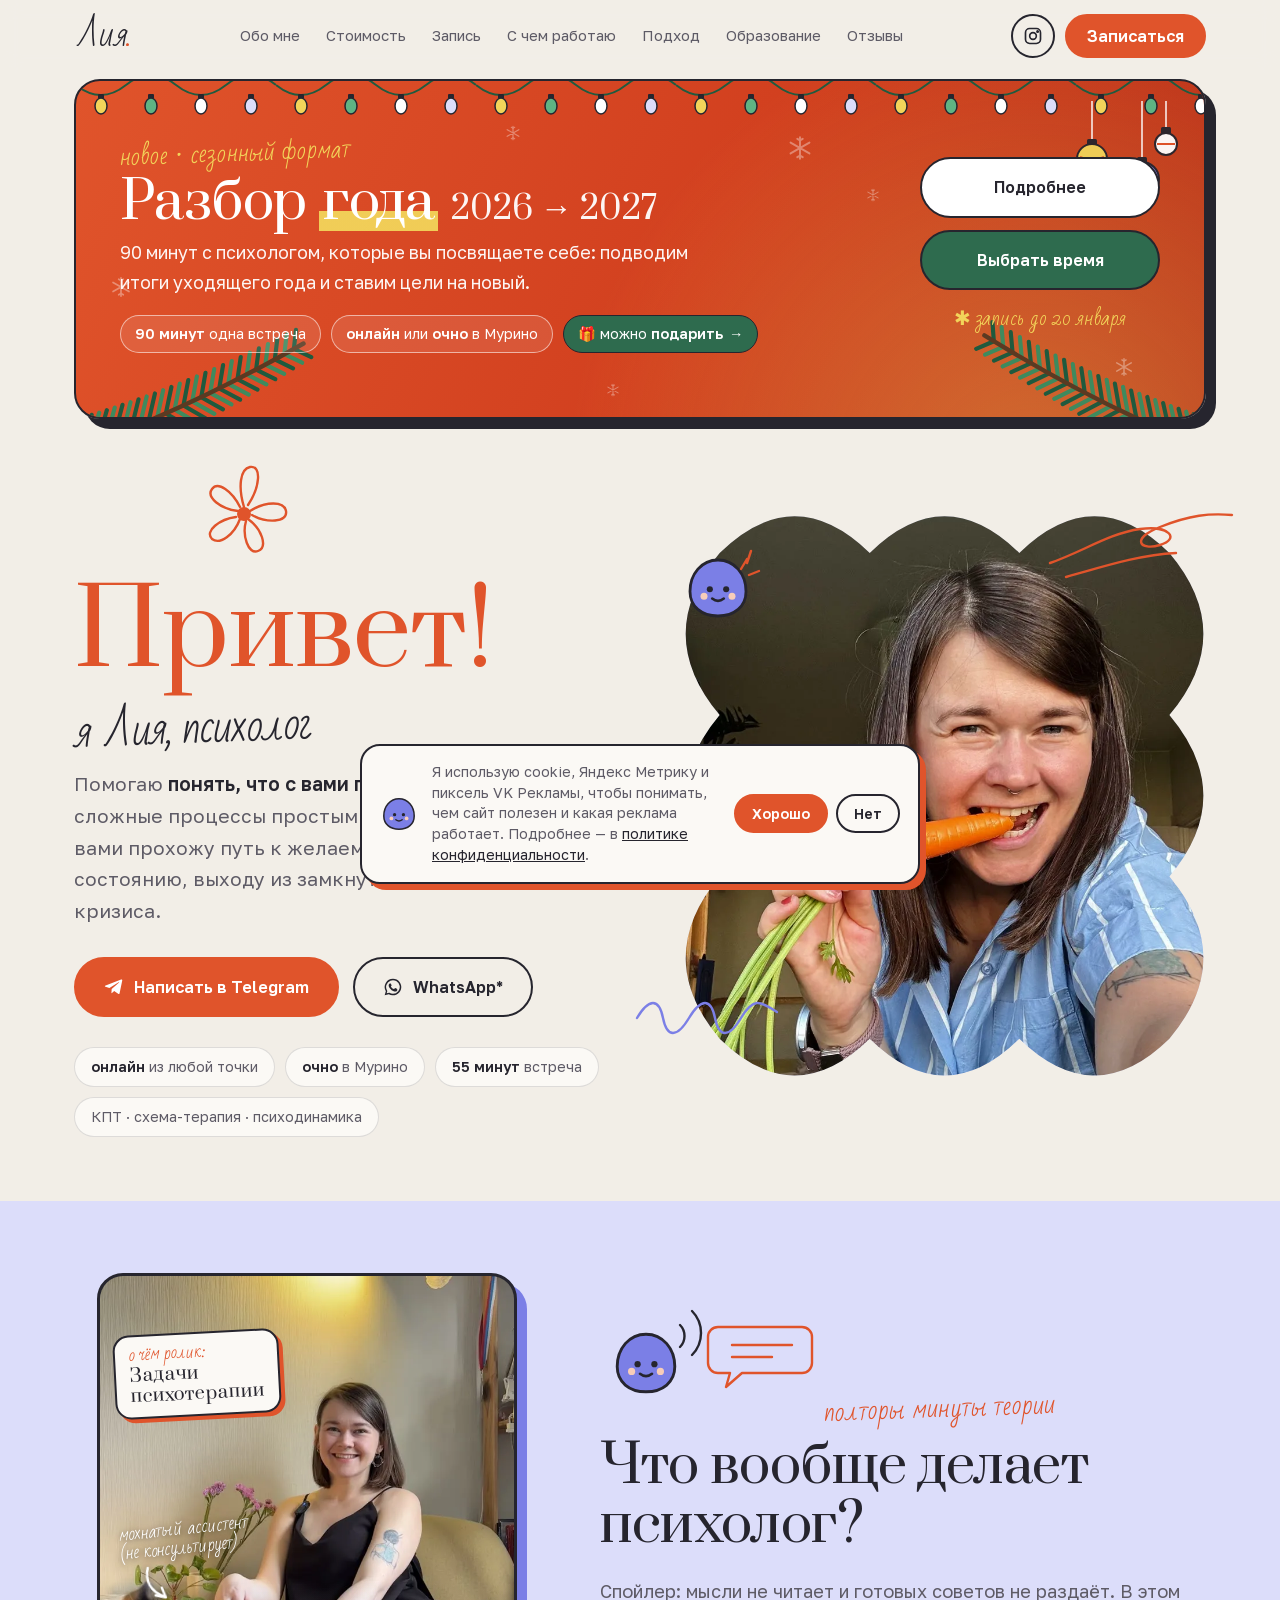
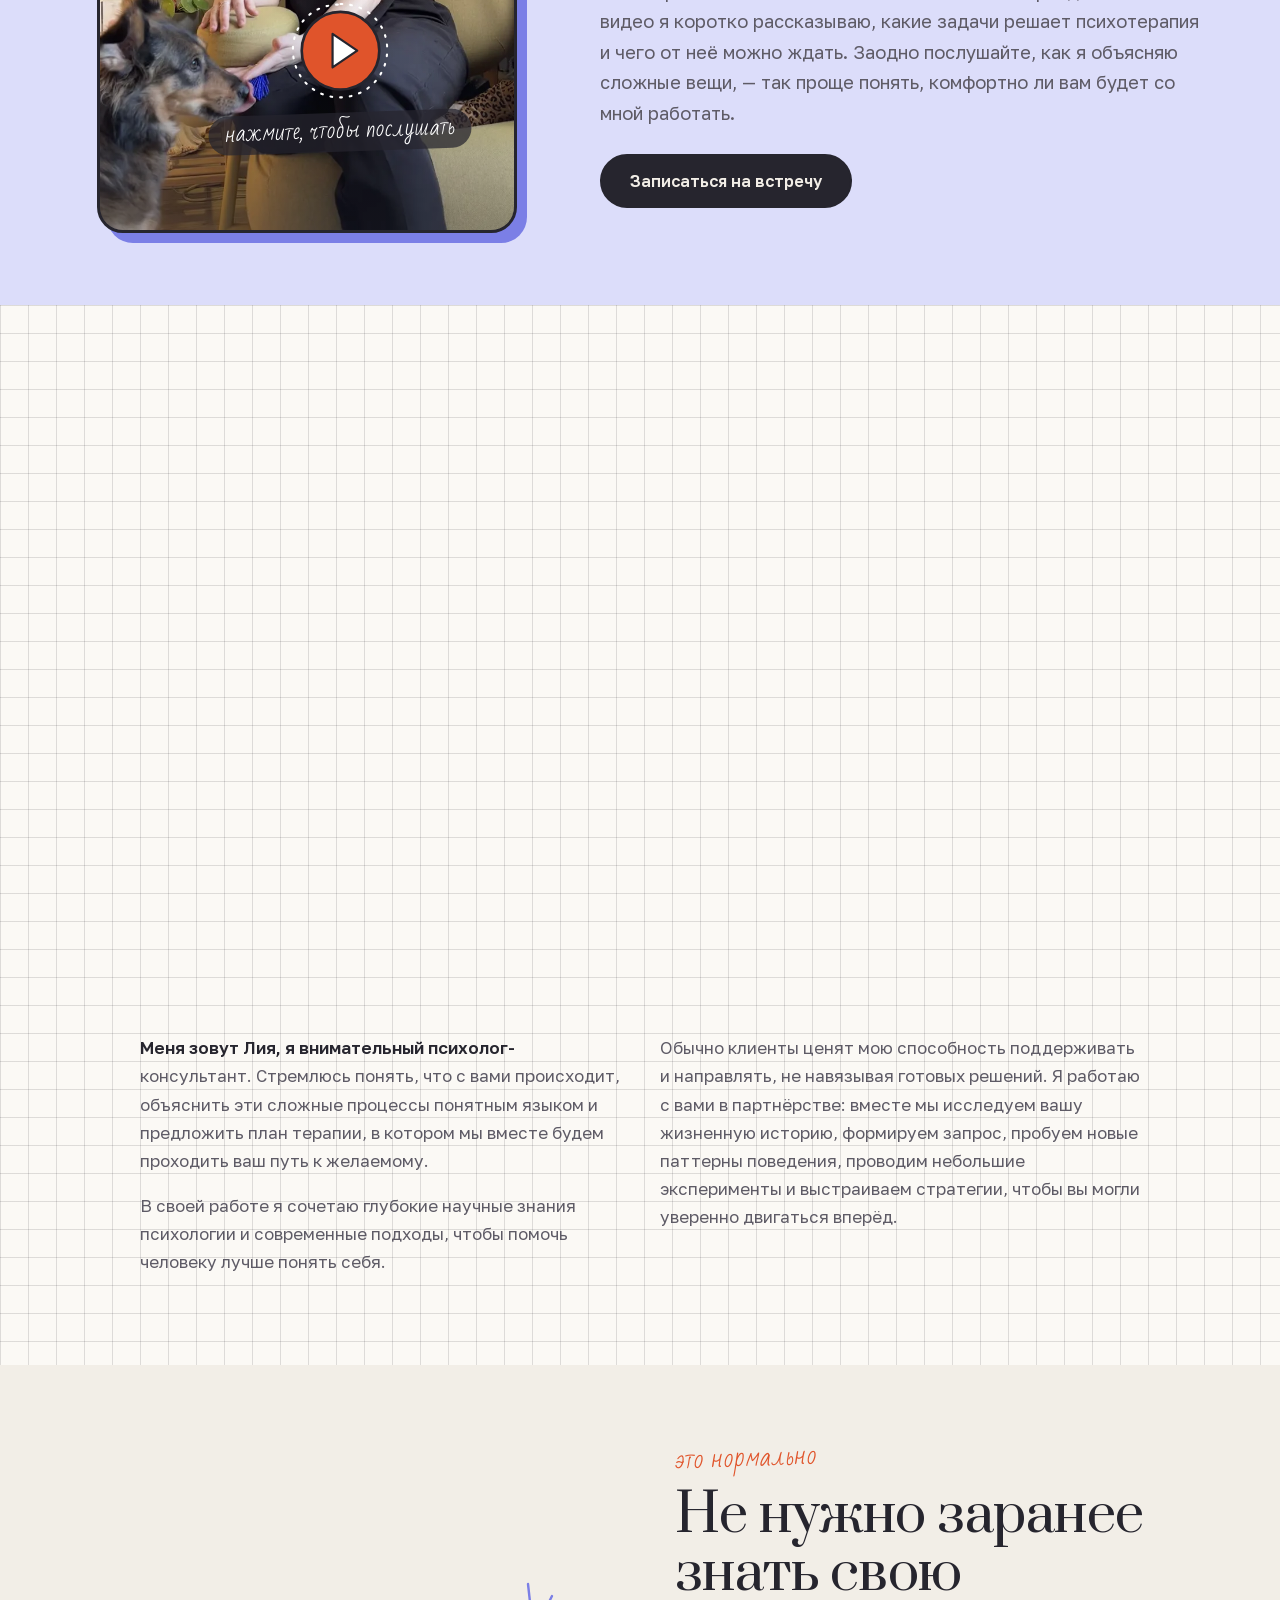
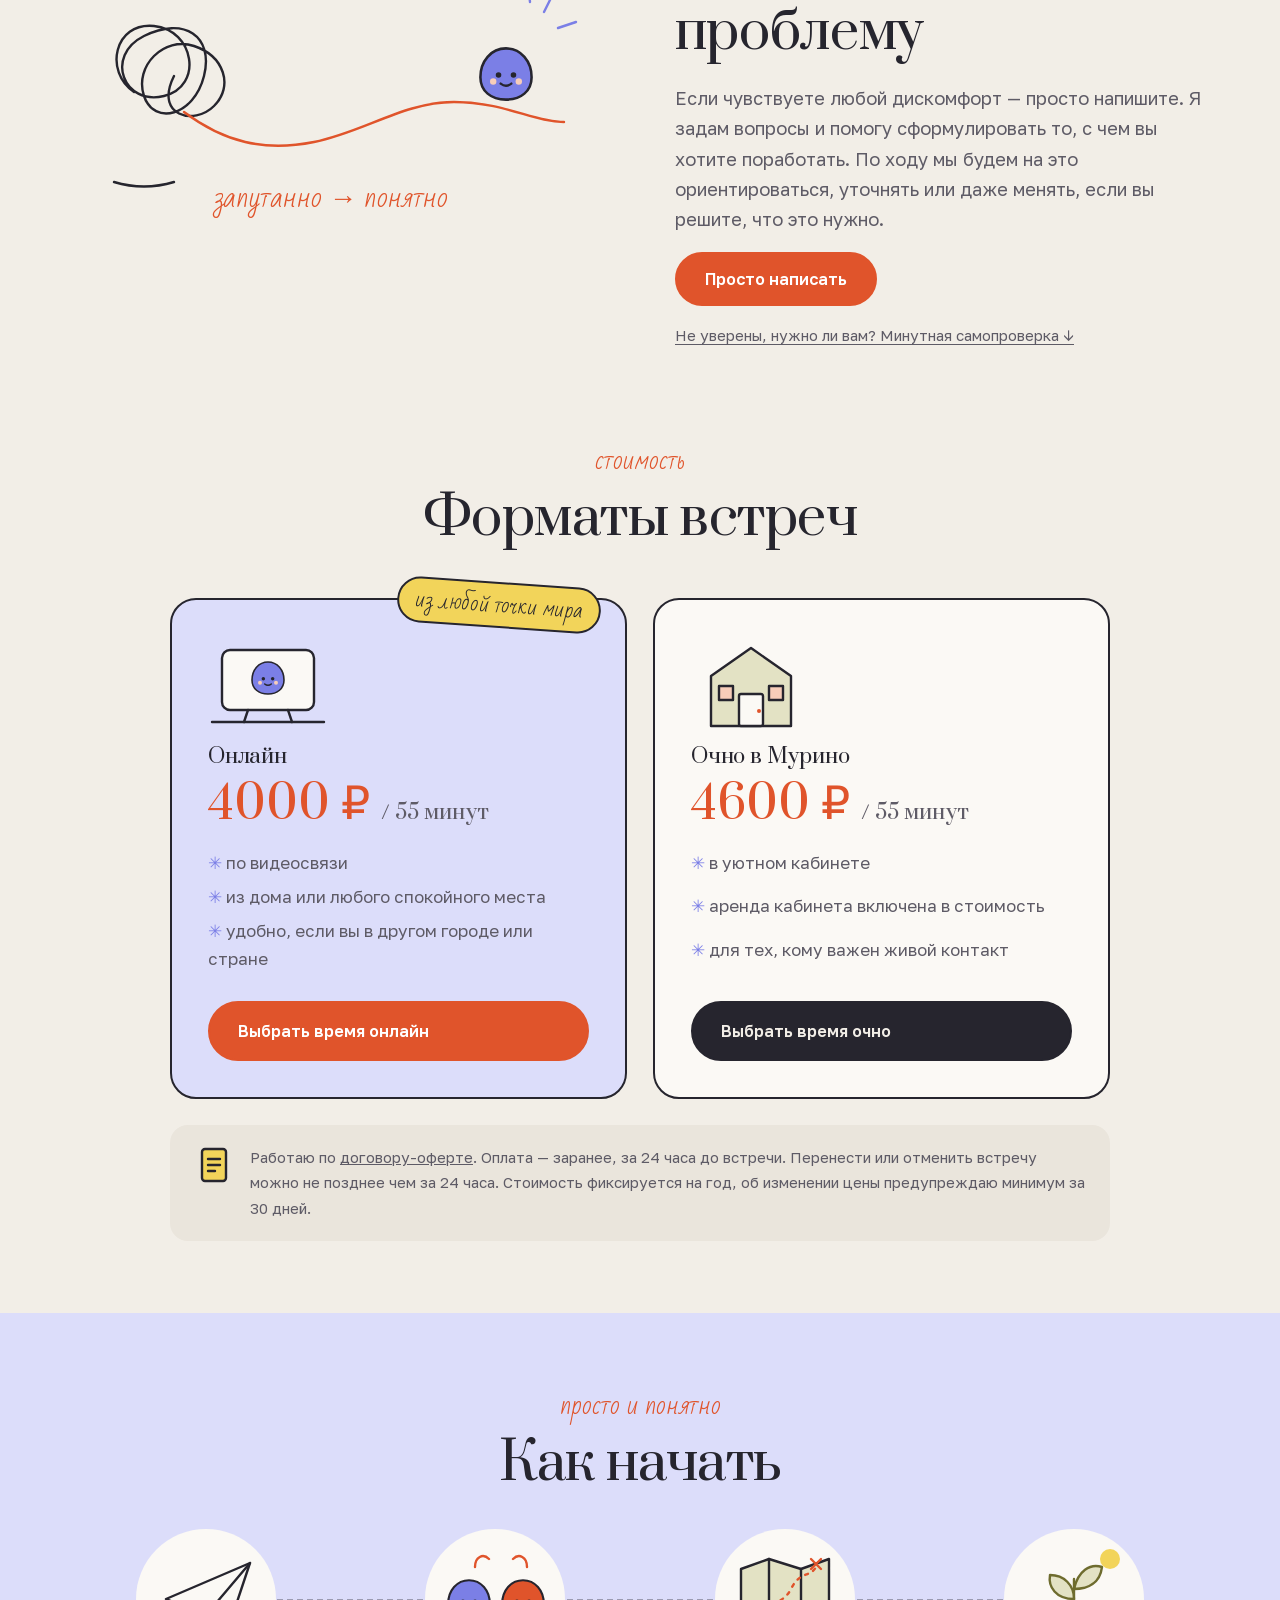
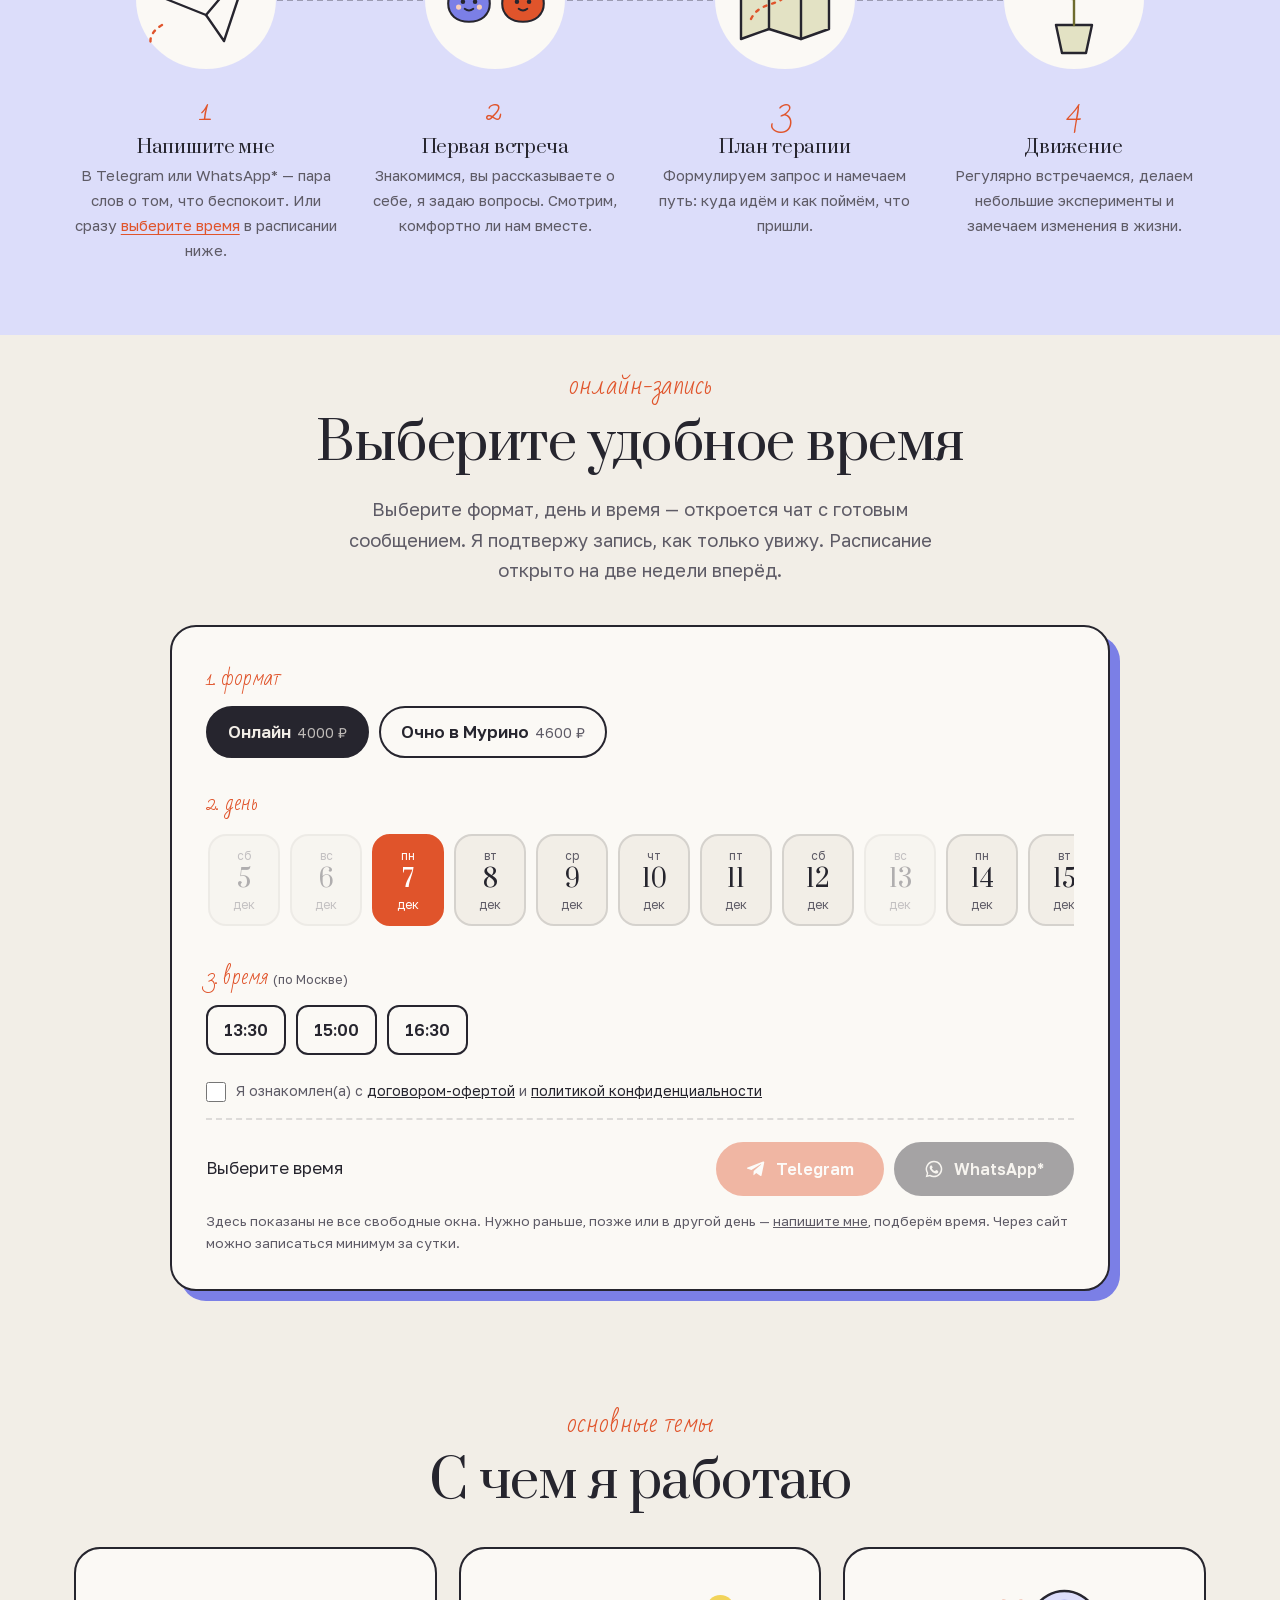
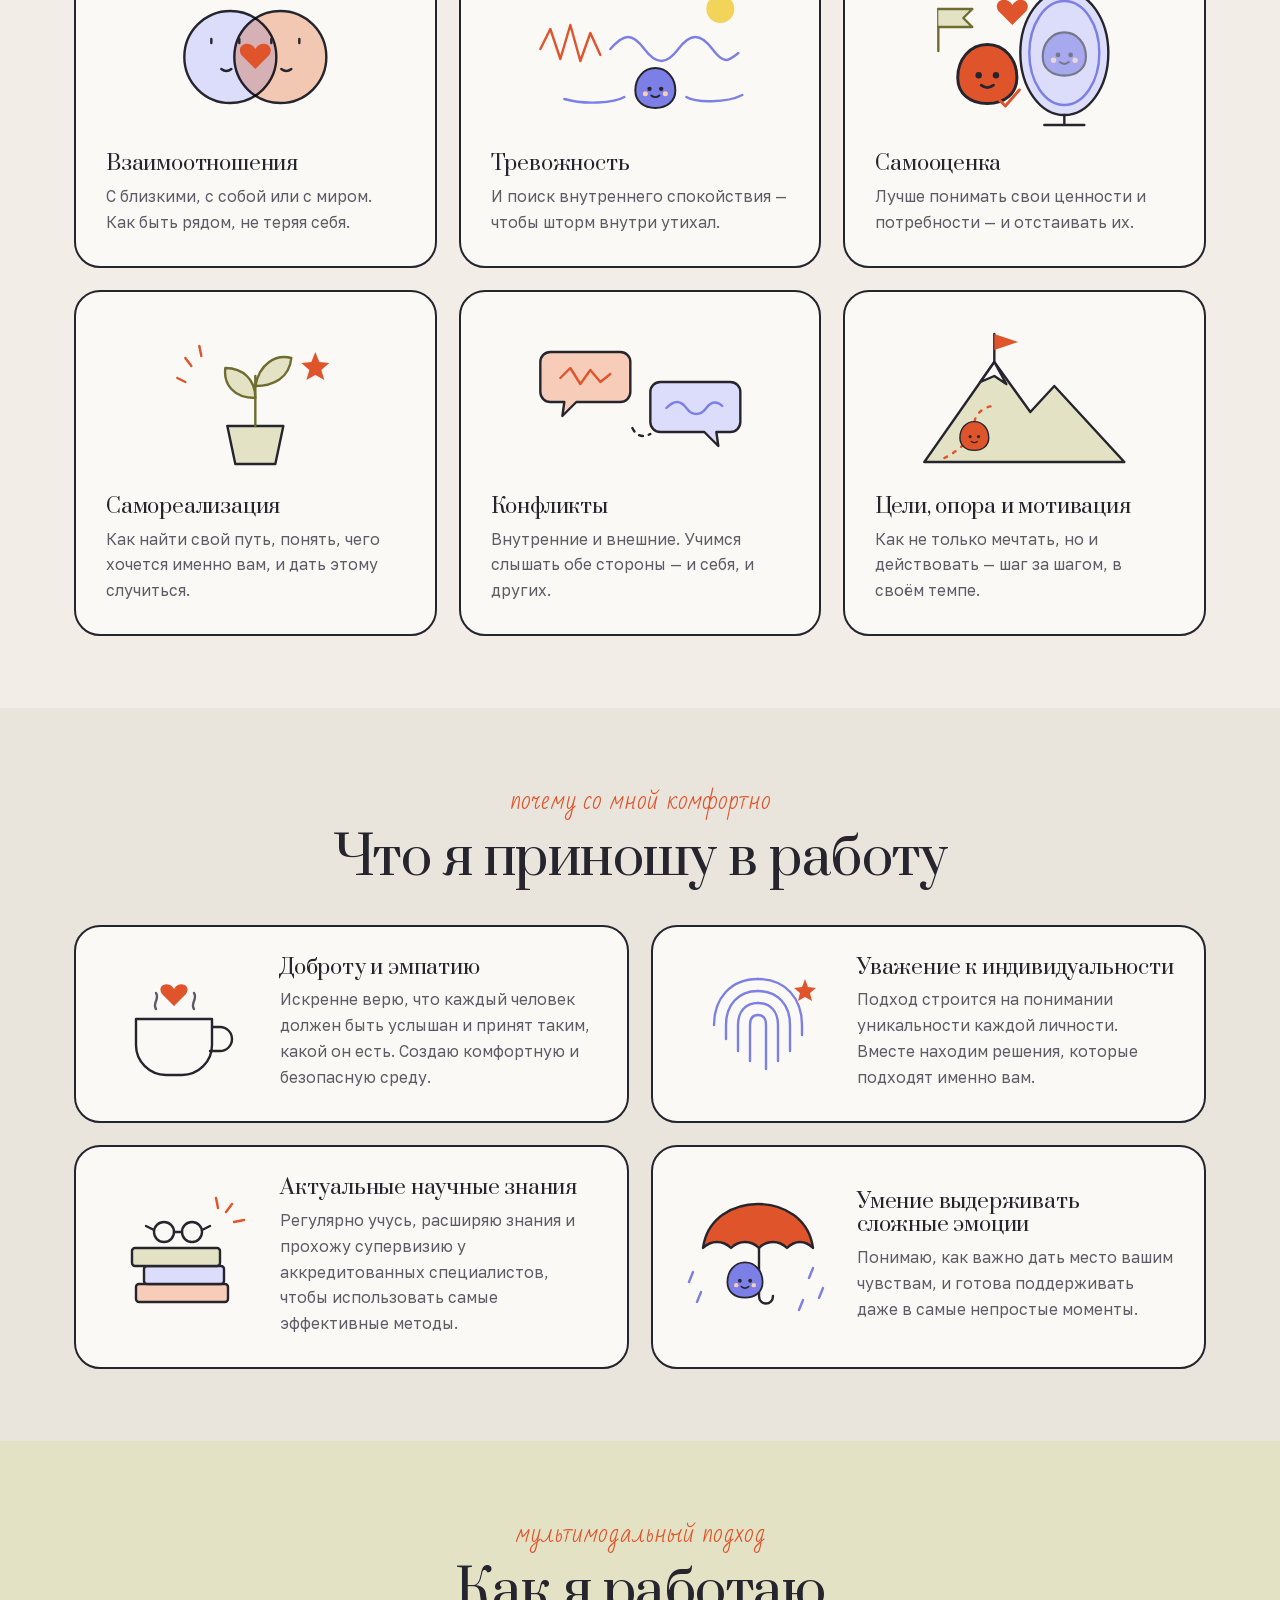
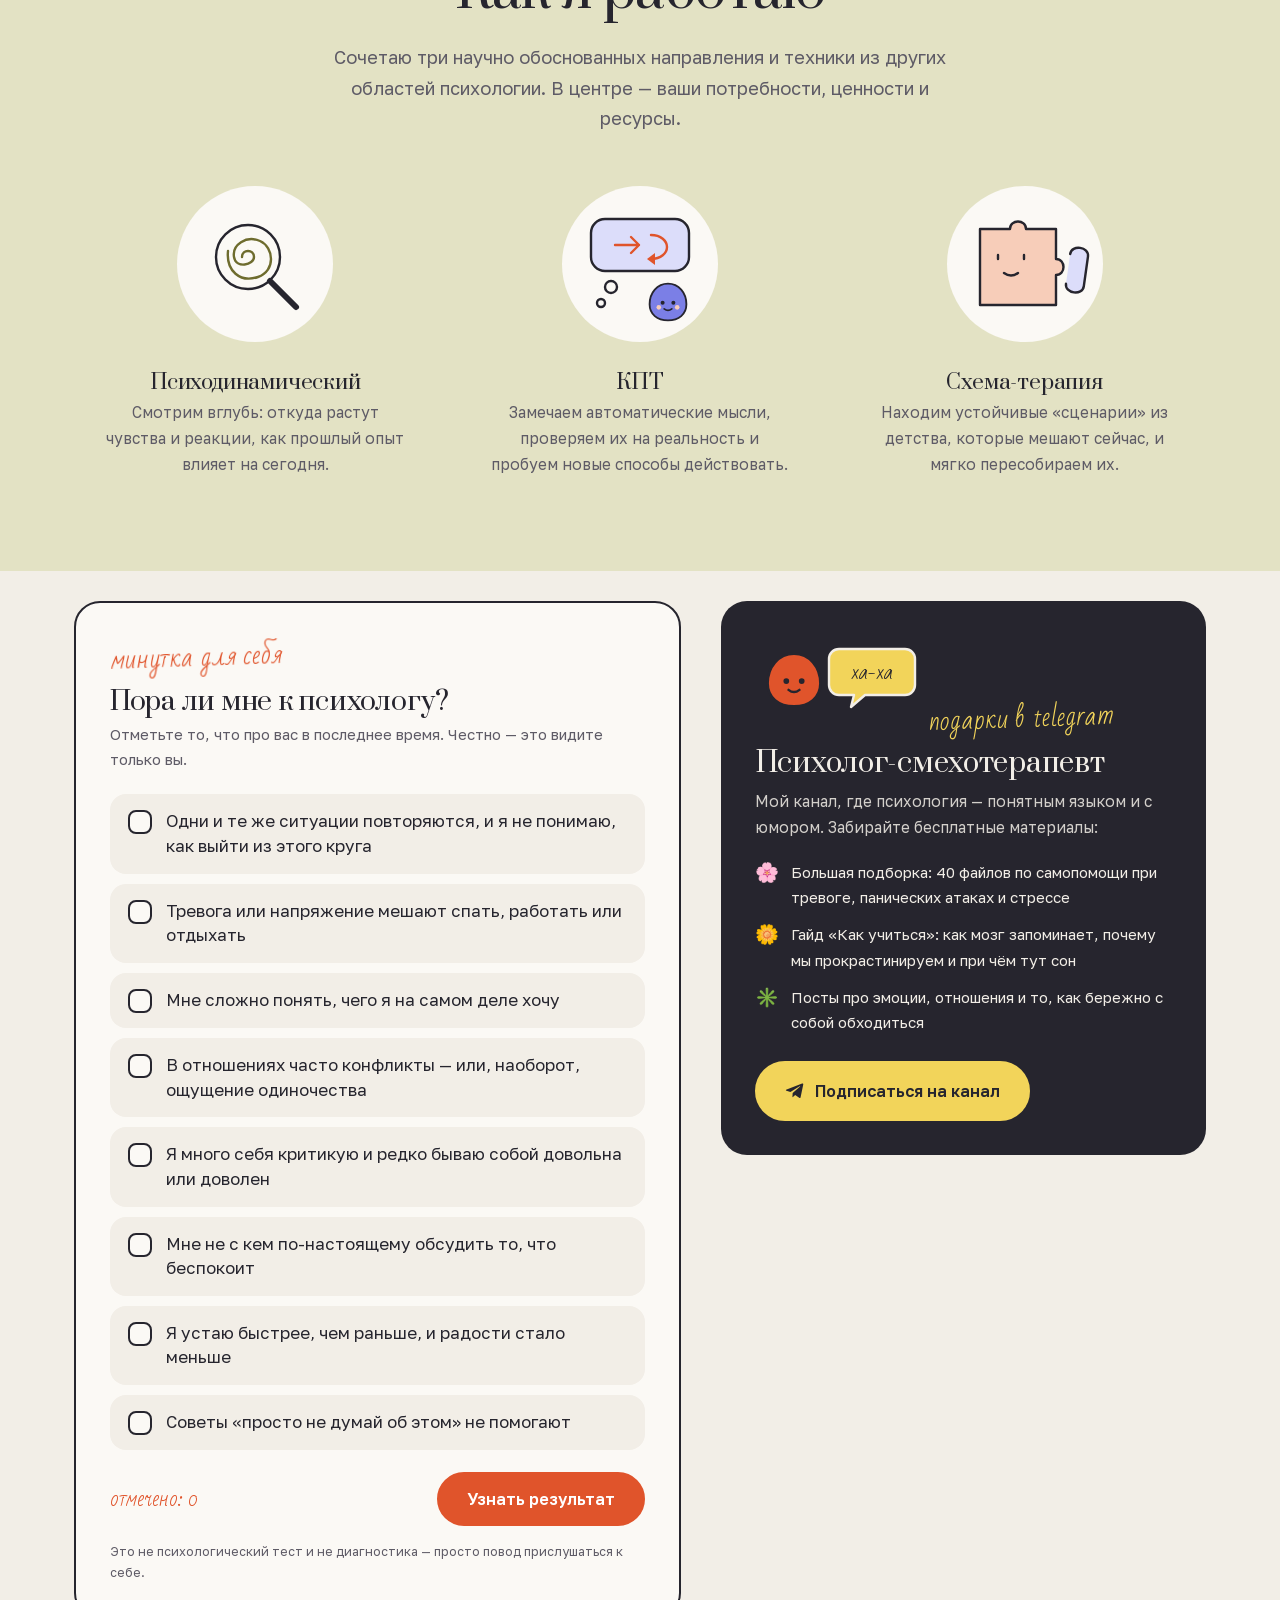
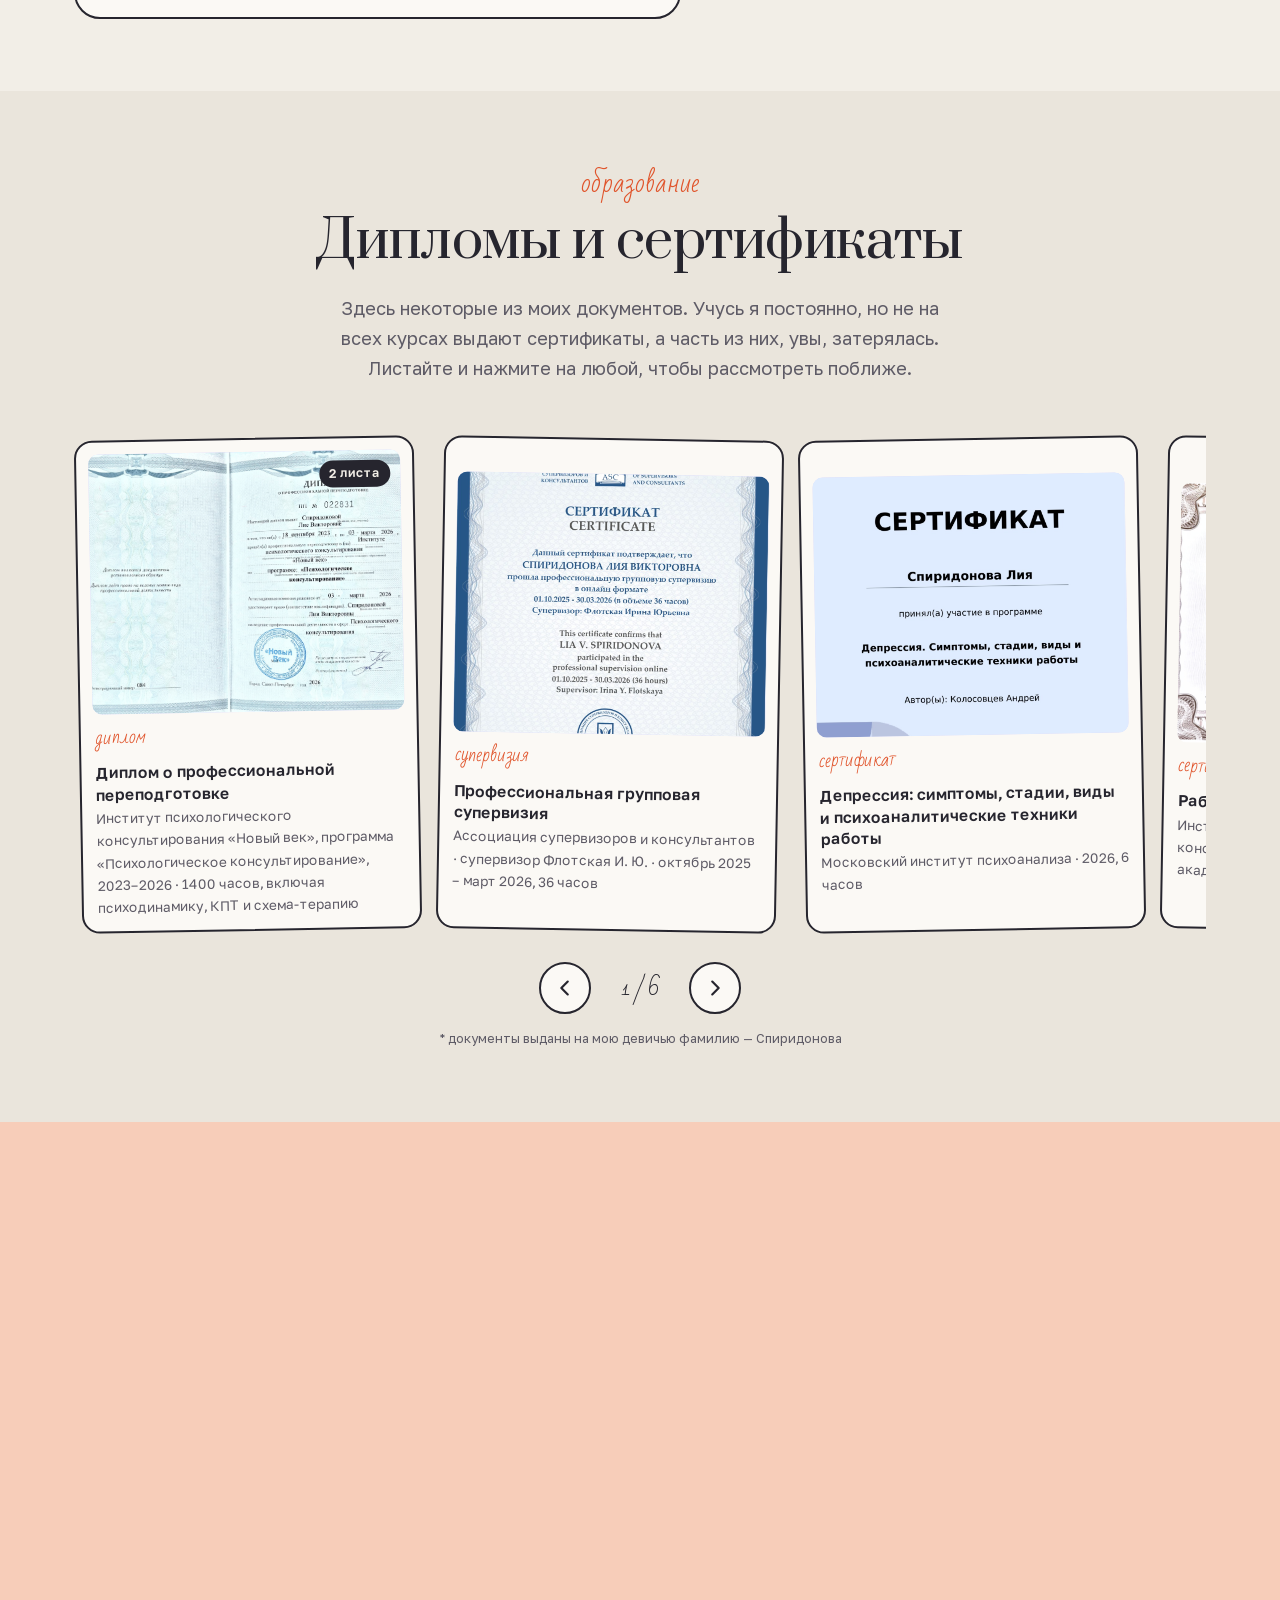
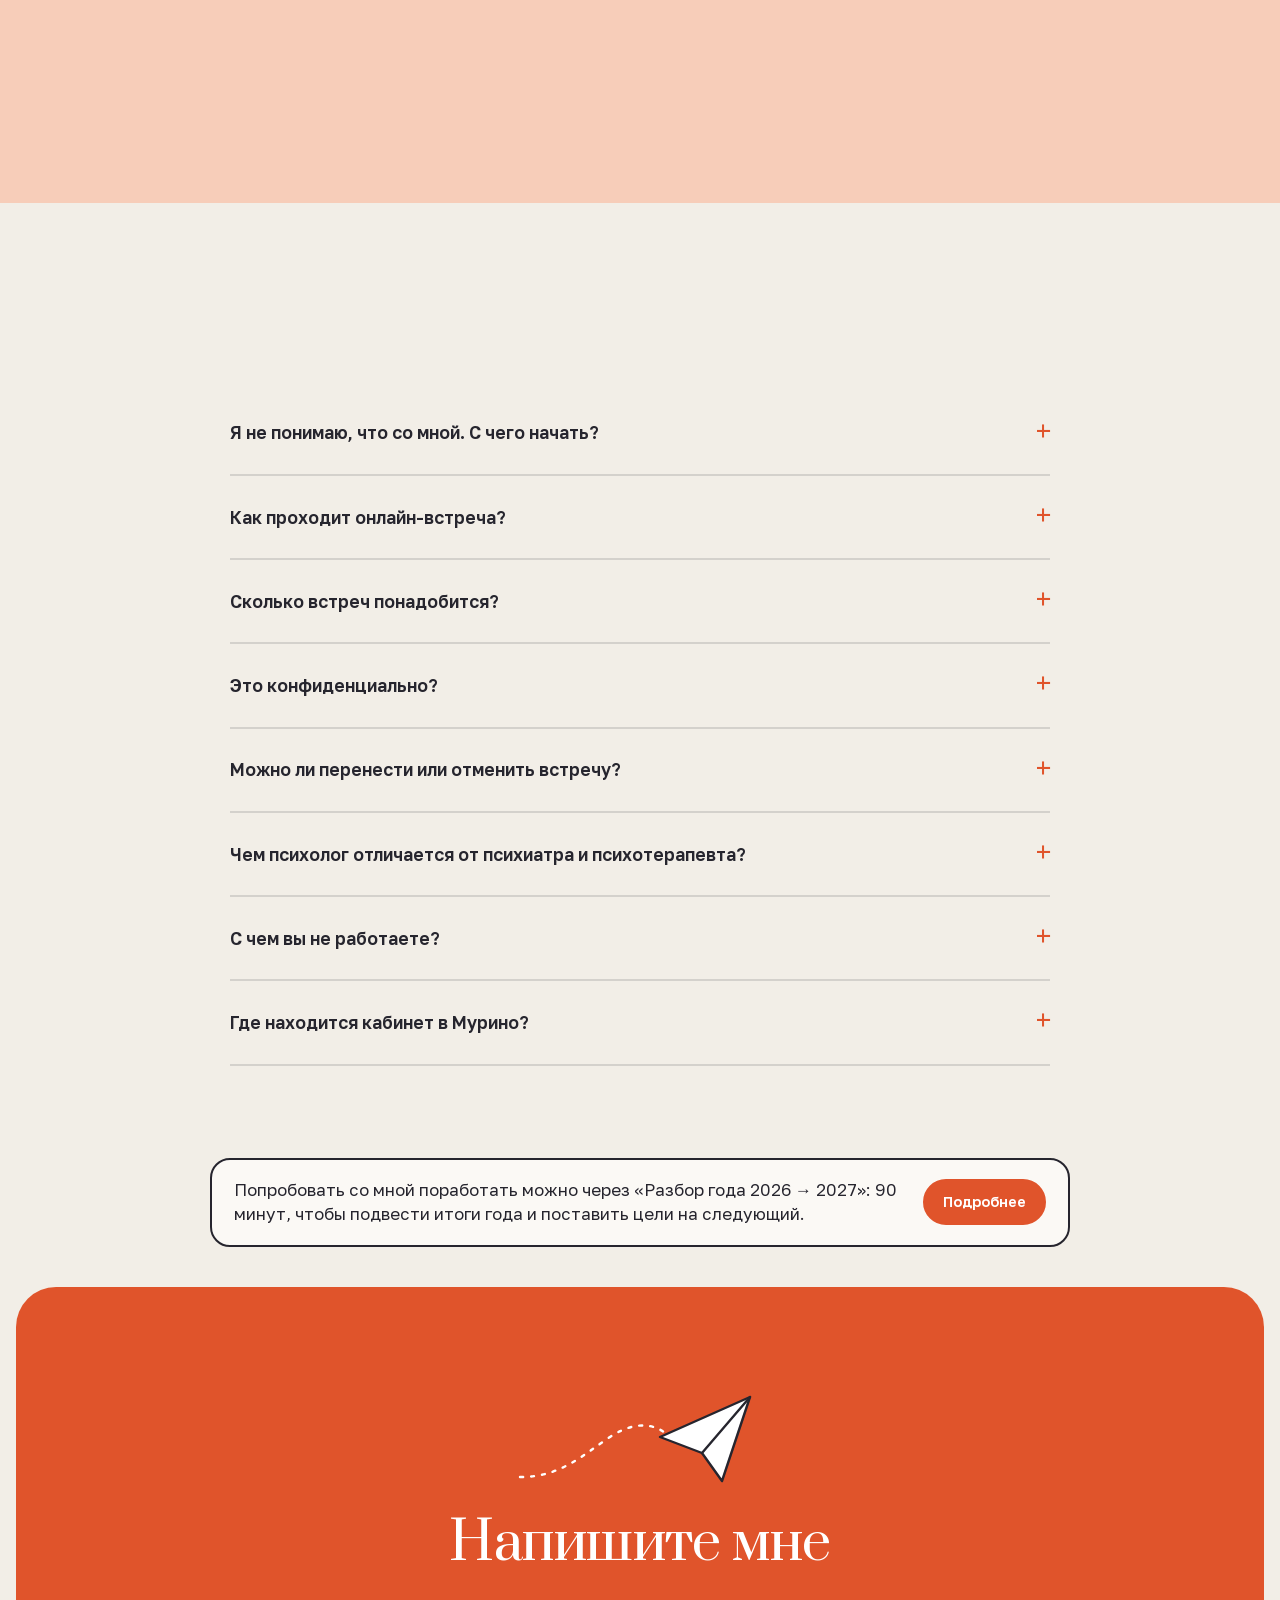
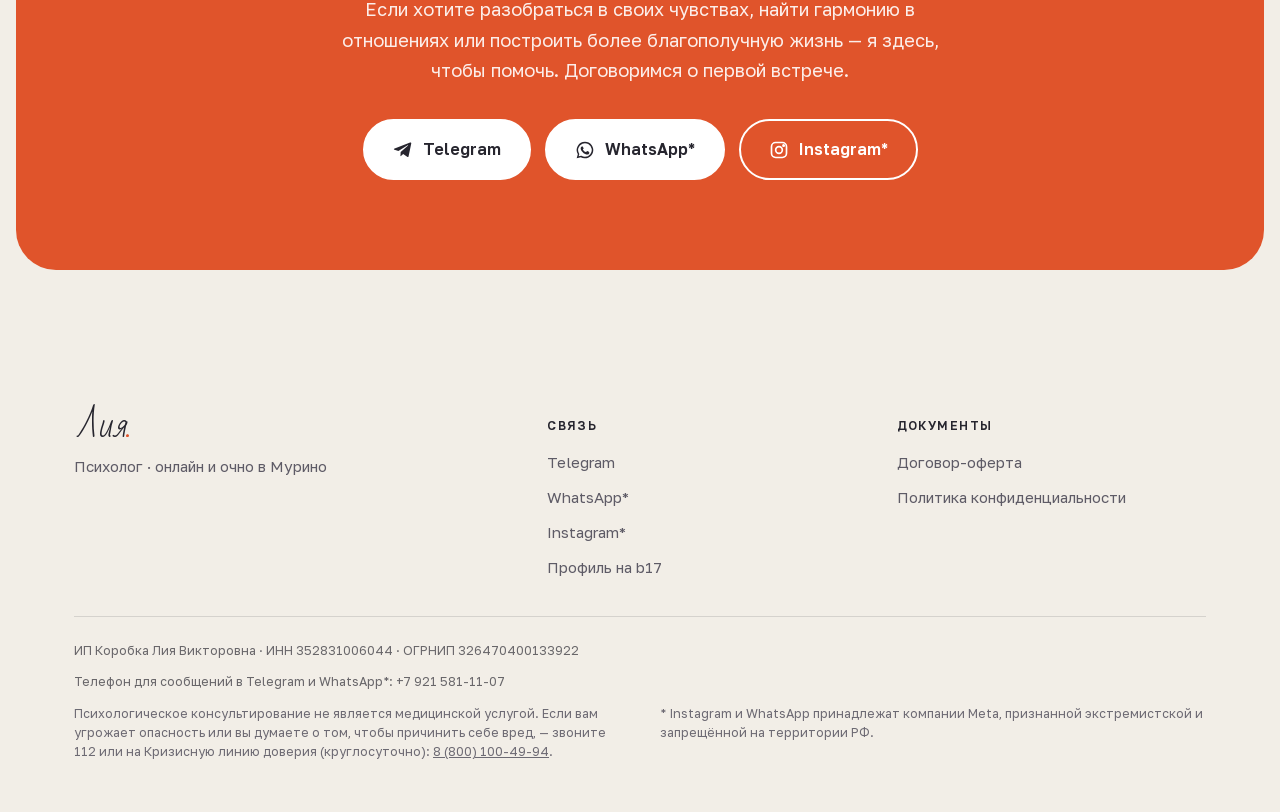
<file: index.html>
<!DOCTYPE html>
<html lang="ru">
<head>
<meta charset="UTF-8">
<meta name="viewport" content="width=device-width, initial-scale=1.0">
<meta name="format-detection" content="telephone=no">
<title>Лия — психолог онлайн и в Мурино</title>
<meta name="description" content="Психолог Лия. КПТ, схема-терапия, психодинамический подход. Тревожность, самооценка, отношения, самореализация, конфликты, мотивация. Онлайн и очно в Мурино.">
<meta property="og:title" content="Лия — психолог">
<meta property="og:description" content="Помогаю понять, что с вами происходит, и вместе пройти путь к желаемому состоянию. Онлайн и очно в Мурино.">
<meta property="og:image" content="https://liya-psy.ru/img/hero.jpg">
<meta property="og:url" content="https://liya-psy.ru/">
<meta property="og:type" content="website">
<meta property="og:locale" content="ru_RU">
<link rel="canonical" href="https://liya-psy.ru/">
<script type="application/ld+json">
{
 "@context": "https://schema.org",
 "@graph": [
  {
   "@type": "Person",
   "@id": "https://liya-psy.ru/#liya",
   "name": "Лия",
   "jobTitle": "Психолог-консультант",
   "description": "Психолог, работает онлайн и очно в Мурино. Сочетает психодинамический подход, КПТ и схема-терапию.",
   "url": "https://liya-psy.ru/",
   "image": "https://liya-psy.ru/img/hero.jpg",
   "knowsAbout": [
    "тревожность",
    "самооценка",
    "взаимоотношения",
    "самореализация",
    "конфликты",
    "мотивация и цели",
    "когнитивно-поведенческая терапия (КПТ)",
    "схема-терапия",
    "психодинамический подход"
   ],
   "hasCredential": {
    "@type": "EducationalOccupationalCredential",
    "credentialCategory": "Диплом о профессиональной переподготовке",
    "name": "Психологическое консультирование",
    "recognizedBy": {
     "@type": "Organization",
     "name": "Институт психологического консультирования «Новый век»"
    }
   },
   "sameAs": [
    "https://instagram.com/liya.abel",
    "https://t.me/liya_abel",
    "https://t.me/psy_spy_pys",
    "https://www.b17.ru/liya_psy/"
   ]
  },
  {
   "@type": "ProfessionalService",
   "@id": "https://liya-psy.ru/#service",
   "name": "Лия — психолог онлайн и в Мурино",
   "alternateName": "Психолог Лия",
   "telephone": "+7-921-581-11-07",
   "url": "https://liya-psy.ru/",
   "image": "https://liya-psy.ru/img/hero.jpg",
   "description": "Психологическое консультирование онлайн и очно в Мурино: тревожность, самооценка, отношения, самореализация, конфликты, мотивация. Встреча 55 минут.",
   "legalName": "ИП Коробка Лия Викторовна",
   "founder": {
    "@id": "https://liya-psy.ru/#liya"
   },
   "address": {
    "@type": "PostalAddress",
    "streetAddress": "ул. Авиаторов Балтики, д. 13",
    "addressLocality": "Мурино",
    "addressRegion": "Ленинградская область",
    "addressCountry": "RU"
   },
   "areaServed": [
    {
     "@type": "City",
     "name": "Мурино"
    },
    {
     "@type": "City",
     "name": "Санкт-Петербург"
    },
    {
     "@type": "Country",
     "name": "Россия"
    }
   ],
   "priceRange": "4000–4600 ₽",
   "knowsAbout": [
    "тревожность",
    "самооценка",
    "взаимоотношения",
    "самореализация",
    "конфликты",
    "мотивация"
   ],
   "makesOffer": [
    {
     "@type": "Offer",
     "name": "Консультация психолога онлайн, 55 минут",
     "price": "4000",
     "priceCurrency": "RUB",
     "areaServed": {
      "@type": "Country",
      "name": "Россия"
     },
     "description": "Онлайн по видеосвязи (Яндекс Телемост, Telegram, WhatsApp)"
    },
    {
     "@type": "Offer",
     "name": "Консультация психолога очно в Мурино, 55 минут",
     "price": "4600",
     "priceCurrency": "RUB",
     "availableAtOrFrom": {
      "@type": "Place",
      "name": "Кабинет в Мурино",
      "address": {
       "@type": "PostalAddress",
       "streetAddress": "ул. Авиаторов Балтики, д. 13",
       "addressLocality": "Мурино",
       "addressRegion": "Ленинградская область",
       "addressCountry": "RU"
      }
     }
    }
   ],
   "sameAs": [
    "https://instagram.com/liya.abel",
    "https://t.me/psy_spy_pys",
    "https://www.b17.ru/liya_psy/",
    "https://yandex.ru/maps/org/psikholog_liya/207177378943/",
    "https://2gis.ru/spb/firm/70000001118893812"
   ]
  }
 ]
}
</script>
<meta name="yandex-verification" content="1a58aff09bbce218" />
<link rel="icon" href="favicon.ico" sizes="any">
<link rel="icon" href="favicon-120.png" type="image/png" sizes="120x120">
<link rel="icon" href="favicon.svg" type="image/svg+xml">
<link rel="apple-touch-icon" href="apple-touch-icon.png">
<meta name="theme-color" content="#F2EEE7">
<link rel="stylesheet" href="fonts/fonts.css">
<link rel="preload" as="font" type="font/woff2" crossorigin href="fonts/prata-cyrillic.woff2">
<link rel="preload" as="font" type="font/woff2" crossorigin href="fonts/badscript-cyrillic.woff2">
<link rel="preload" as="font" type="font/woff2" crossorigin href="fonts/golostext-cyrillic.woff2">
<link rel="preload" as="image" href="img/hero.webp" type="image/webp">
<style>
*,*::before,*::after{box-sizing:border-box;margin:0;padding:0}
:root{
  --paper:#F2EEE7;
  --paper-2:#EAE5DC;
  --card:#FBF9F5;
  --ink:#26252E;
  --muted:#5E5B66;
  --accent:#E0542B;
  --accent-soft:#F7CDB9;
  --blue:#7B7FE6;
  --blue-soft:#DCDDFA;
  --olive:#6E6C2E;
  --olive-soft:#E3E2C4;
  --yellow:#F2D45A;
  --line:rgba(38,37,46,.14);

  --f-head:'Prata',serif;
  --f-body:'Golos Text',sans-serif;
  --f-hand:'Bad Script',cursive;
  --head-weight:400;
  --head-case:none;
  --hand-size:1.25em;
  --head-scale:1.02;

  --radius:26px;
  --wrap:1180px;
}
html{scroll-behavior:smooth;overflow-x:clip}
body{font-family:var(--f-body);background:var(--paper);color:var(--ink);line-height:1.65;font-size:17px;overflow-x:clip;-webkit-font-smoothing:antialiased}
img{max-width:100%;display:block}
a{color:inherit}
.wrap{max-width:var(--wrap);margin:0 auto;padding:0 24px}
h1,h2,h3{font-family:var(--f-head);font-weight:var(--head-weight);text-transform:var(--head-case);line-height:1.12;letter-spacing:-.01em}
h2{font-size:calc(clamp(2rem,4.2vw,3.2rem) * var(--head-scale));margin-bottom:.4em}
h3{font-size:calc(1.25rem * var(--head-scale))}
.hand{font-family:var(--f-hand);font-size:var(--hand-size);line-height:1.1;font-weight:400}
.eyebrow{display:inline-block;font-family:var(--f-hand);font-size:1.6rem;color:var(--accent);margin-bottom:.3em;transform:rotate(-2deg)}
.lead{font-size:1.15rem;color:var(--muted);max-width:640px}
section{padding:72px 0;position:relative;scroll-margin-top:40px}
@media (max-width:700px){section{padding:52px 0}}
.center{text-align:center}
.center .lead{margin-left:auto;margin-right:auto}

/* ---------- кнопки ---------- */
.btn{display:inline-flex;align-items:center;gap:10px;font-family:var(--f-body);font-weight:600;font-size:1rem;padding:15px 28px;border-radius:999px;border:2px solid var(--ink);background:var(--ink);color:var(--paper);text-decoration:none;cursor:pointer;transition:transform .2s,background .2s,color .2s,box-shadow .2s}
.btn:hover{transform:translateY(-2px) rotate(-1deg);box-shadow:4px 4px 0 var(--accent)}
.btn--accent{background:var(--accent);border-color:var(--accent);color:#fff}
.btn--accent:hover{box-shadow:4px 4px 0 var(--ink)}
.btn--ghost{background:transparent;color:var(--ink)}
.btn--ghost:hover{background:var(--ink);color:var(--paper)}
.btn svg{width:20px;height:20px;flex:none}
.btns{display:flex;flex-wrap:wrap;gap:14px}

/* ---------- новогодняя плашка «Разбор года» ---------- */
.ny-sec{padding:6px 0 0}
.ny{position:relative;overflow:hidden;border:2px solid var(--ink);border-radius:var(--radius);box-shadow:10px 10px 0 var(--ink);color:#fff;
  background:radial-gradient(circle at 85% 120%,rgba(242,212,90,.35),transparent 45%),linear-gradient(115deg,#E0542B 0%,#D2401F 55%,#B83019 100%);
  padding:58px 44px 64px;display:grid;grid-template-columns:1fr auto;gap:22px 40px;align-items:center}
.ny-garland{position:absolute;left:0;right:0;top:-2px;height:40px;pointer-events:none;background:url("data:image/svg+xml,%3Csvg%20xmlns%3D%22http%3A//www.w3.org/2000/svg%22%20width%3D%22200%22%20height%3D%2240%22%3E%3Cpath%20d%3D%22M0%206Q25%2026%2050%206T100%206T150%206T200%206%22%20fill%3D%22none%22%20stroke%3D%22%231F5A3E%22%20stroke-width%3D%222%22/%3E%3Crect%20x%3D%2222%22%20y%3D%2215%22%20width%3D%226%22%20height%3D%225%22%20rx%3D%221%22%20fill%3D%22%2326252E%22/%3E%3Cellipse%20cx%3D%2225%22%20cy%3D%2227%22%20rx%3D%226%22%20ry%3D%228%22%20fill%3D%22%23F2D45A%22%20stroke%3D%22%2326252E%22%20stroke-width%3D%221.5%22/%3E%3Crect%20x%3D%2272%22%20y%3D%2215%22%20width%3D%226%22%20height%3D%225%22%20rx%3D%221%22%20fill%3D%22%2326252E%22/%3E%3Cellipse%20cx%3D%2275%22%20cy%3D%2227%22%20rx%3D%226%22%20ry%3D%228%22%20fill%3D%22%235FB383%22%20stroke%3D%22%2326252E%22%20stroke-width%3D%221.5%22/%3E%3Crect%20x%3D%22122%22%20y%3D%2215%22%20width%3D%226%22%20height%3D%225%22%20rx%3D%221%22%20fill%3D%22%2326252E%22/%3E%3Cellipse%20cx%3D%22125%22%20cy%3D%2227%22%20rx%3D%226%22%20ry%3D%228%22%20fill%3D%22%23fff%22%20stroke%3D%22%2326252E%22%20stroke-width%3D%221.5%22/%3E%3Crect%20x%3D%22172%22%20y%3D%2215%22%20width%3D%226%22%20height%3D%225%22%20rx%3D%221%22%20fill%3D%22%2326252E%22/%3E%3Cellipse%20cx%3D%22175%22%20cy%3D%2227%22%20rx%3D%226%22%20ry%3D%228%22%20fill%3D%22%23DCDDFA%22%20stroke%3D%22%2326252E%22%20stroke-width%3D%221.5%22/%3E%3C/svg%3E") repeat-x 0 0/200px 40px}
.ny-snow{position:absolute;color:#fff;opacity:.35;pointer-events:none}
.ny-eyebrow{font-family:var(--f-hand);font-size:1.5rem;color:var(--yellow);display:inline-block;transform:rotate(-2deg);line-height:1.2}
.ny h2{font-size:clamp(2rem,4.4vw,3.3rem);color:#fff;margin:4px 0 6px}
.ny h2 .y{background:linear-gradient(transparent 62%,rgba(242,212,90,.95) 62%,rgba(242,212,90,.95) 90%,transparent 90%);color:#fff;padding:0 4px}
.ny h2 .yr{font-size:.62em;white-space:nowrap;opacity:.95}
.ny p{font-size:1.12rem;opacity:.95;max-width:620px}
.ny-tags{display:flex;flex-wrap:wrap;gap:10px;margin-top:18px}
.ny-tags>*{border:1.5px solid rgba(255,255,255,.55);border-radius:999px;padding:6px 14px;font-size:.9rem;background:rgba(255,255,255,.1)}
.ny-tags a{color:#fff;text-decoration:none;transition:transform .2s,box-shadow .2s}
.ny-tags a:hover{transform:translateY(-2px);box-shadow:3px 3px 0 var(--ink)}
.ny-tags a .arr{display:inline-block;margin-left:2px;transition:transform .2s}
.ny-tags a:hover .arr{transform:translateX(3px)}
.ny-tags b{font-weight:600}
.ny-tags .pine{background:#2E6B4E;border-color:var(--ink)}
.ny-fir{position:absolute;width:300px;height:182px;pointer-events:none}
.ny .btn--pine{background:#2E6B4E;border-color:var(--ink);color:#fff}
.ny .btn--pine:hover{box-shadow:4px 4px 0 var(--ink)}
.ny-tags .hot{background:var(--yellow);color:var(--ink);border-color:var(--ink)}
.ny-side{display:flex;flex-direction:column;gap:12px;align-items:stretch;min-width:240px;position:relative;z-index:1}
.ny-side .btn{justify-content:center}
.ny .btn--white{background:#fff;border-color:var(--ink);color:var(--ink)}
.ny .btn--white:hover{box-shadow:4px 4px 0 var(--ink)}
.ny-until{font-family:var(--f-hand);font-size:1.25rem;text-align:center;color:var(--yellow)}
.ny-balls{position:absolute;right:22px;top:20px;width:120px;height:110px;pointer-events:none;opacity:.95}
@keyframes twinkle{0%,100%{opacity:1}50%{opacity:.35}}
@media (max-width:860px){.ny{grid-template-columns:1fr;padding:54px 24px 60px;box-shadow:6px 6px 0 var(--ink)}.ny-side{min-width:0}.ny-balls{display:none}}
@media (max-width:600px){.ny-fir{width:160px;height:98px}.ny{padding:48px 20px 52px;gap:14px}.ny h2{font-size:2rem}.ny p,.ny-snow,.ny-tags>span:nth-child(-n+2){display:none}.ny-tags{margin-top:10px;gap:8px}.ny-tags>*{font-size:.82rem}.ny-side{flex-direction:row;flex-wrap:wrap;gap:10px}.ny-side .btn{flex:1 1 140px;padding:12px 14px;font-size:.92rem}.ny-until{flex-basis:100%}}

/* ---------- навигация ---------- */
.nav{position:sticky;top:0;z-index:50;background:color-mix(in srgb,var(--paper) 88%,transparent);backdrop-filter:blur(10px);border-bottom:1px solid transparent;transition:border-color .3s}
.nav.scrolled{border-color:var(--line)}
.nav .wrap{display:flex;align-items:center;justify-content:space-between;height:72px;gap:20px}
.logo{font-family:var(--f-hand);font-size:2.1rem;text-decoration:none;color:var(--ink);line-height:1}
.logo span{color:var(--accent)}
.nav-links{display:flex;gap:26px;list-style:none;font-size:.95rem}
.nav-links a{text-decoration:none;color:var(--muted);transition:color .2s}
.nav-links a:hover{color:var(--accent)}
.nav-right{display:flex;align-items:center;gap:10px}
.icon-btn{width:44px;height:44px;border-radius:50%;display:grid;place-items:center;border:2px solid var(--ink);color:var(--ink);text-decoration:none;transition:.2s}
.icon-btn:hover{background:var(--ink);color:var(--paper)}
.icon-btn svg{width:20px;height:20px}
.nav .btn{padding:10px 20px}
@media (max-width:980px){.nav-links{display:none}}
@media (max-width:520px){.nav .btn{display:none}}

/* ---------- рамки для фото ---------- */
.photo{position:relative;background:var(--blue-soft);overflow:hidden}
.photo img{width:100%;height:100%;object-fit:cover;position:relative;z-index:1}
.photo .ph{position:absolute;inset:0;display:flex;flex-direction:column;align-items:center;justify-content:center;gap:8px;color:var(--blue);text-align:center;padding:20px;font-family:var(--f-hand);font-size:1.4rem;line-height:1.2}
.photo .ph svg{width:52px;height:52px}
.photo .ph small{font-family:var(--f-body);font-size:.75rem;opacity:.8}
.cloud{clip-path:url(#cloud)}
.blob{border-radius:48% 52% 44% 56% / 55% 42% 58% 45%}

/* ---------- hero ---------- */
.hero{padding:36px 0 64px}
.hero .wrap{display:grid;grid-template-columns:1.05fr 1fr;gap:60px;align-items:center}
.hero-text{position:relative}
.hero-flower{width:120px;height:120px;margin:0 0 -8px 110px;animation:spin 30s linear infinite}
.hero h1{font-size:calc(clamp(3.4rem,8vw,6.4rem) * var(--head-scale));color:var(--accent);margin-bottom:22px}
.hero h1 .hand{display:block;font-size:.42em;color:var(--ink);margin-top:6px;transform:rotate(-2deg)}
.hero p{font-size:1.2rem;color:var(--muted);max-width:520px;margin-bottom:30px}
.hero p b{color:var(--ink);font-weight:600}
.chips{display:flex;flex-wrap:wrap;gap:10px;margin-top:30px}
.chip{border:1.5px solid var(--line);background:var(--card);border-radius:999px;padding:7px 16px;font-size:.9rem;color:var(--muted)}
.chip b{color:var(--ink);font-weight:600}
.hero-visual{position:relative}
.hero-visual .photo{aspect-ratio:1/1.08}
.hero-visual .squiggle{position:absolute;width:190px;right:-30px;top:-10px;z-index:2}
.hero-visual .squiggle2{position:absolute;width:150px;left:-50px;bottom:40px;z-index:2}
.hero-visual .mascot-peek{position:absolute;width:110px;left:-20px;top:30px;z-index:3;animation:bob 4s ease-in-out infinite}
@media (max-width:860px){
  .hero .wrap{grid-template-columns:1fr;gap:40px}
  .hero-visual{max-width:460px;margin:0 auto;width:100%}
  .hero-flower{margin-left:60%}
}

/* ---------- видео ---------- */
.video-sec{background:var(--blue-soft)}
.video-grid{display:grid;grid-template-columns:1fr 1.3fr;gap:60px;align-items:center}
.video-box{position:relative;aspect-ratio:9/12;max-height:620px;border-radius:var(--radius);overflow:hidden;background:var(--ink);border:3px solid var(--ink);box-shadow:10px 10px 0 var(--blue);margin:0 auto;width:100%;max-width:420px}
.video-box video,.video-box iframe{width:100%;height:100%;object-fit:cover;border:0;display:block}
.video-text .ill{width:220px;margin-bottom:10px}
.vplay{position:absolute;inset:0;border:0;cursor:pointer;display:block;background:linear-gradient(180deg,rgba(38,37,46,0) 55%,rgba(38,37,46,.35));color:#fff;font:inherit;transition:opacity .3s;text-align:left}
.vp-cta{position:absolute;left:58%;top:72%;white-space:nowrap;translate:-50% -50%;display:flex;flex-direction:column;align-items:center;gap:10px}
.vplay .disc{position:relative;width:104px;height:104px;display:grid;place-items:center;transition:transform .3s}
.vp-title{position:absolute;left:14px;top:56px;white-space:nowrap;background:var(--card);color:var(--ink);border:2px solid var(--ink);border-radius:16px;padding:8px 14px 11px;rotate:-3deg;box-shadow:4px 4px 0 var(--accent)}
.vp-title i{font-style:normal;font-family:var(--f-hand);color:var(--accent);font-size:1.05rem;display:block;line-height:1.2}
.vp-title b{font-family:var(--f-head);font-weight:400;font-size:1.12rem;line-height:1.15;display:block}
.vp-dog{position:absolute;left:5%;top:44%;font-family:var(--f-hand);font-size:1.1rem;line-height:1.1;color:#fff;text-shadow:0 1px 6px rgba(0,0,0,.6);rotate:-6deg;display:flex;flex-direction:column;align-items:flex-start}
.vp-dog svg{width:40px;height:40px;margin:2px 0 0 18px;filter:drop-shadow(0 1px 3px rgba(0,0,0,.5))}
@media (max-width:420px){.vp-title b{font-size:1rem}.vp-dog{font-size:1rem}.vplay .disc{width:88px;height:88px}}
.vplay .disc svg{position:absolute;inset:0;width:100%;height:100%;overflow:visible}
.vplay .ring{animation:spin 18s linear infinite;transform-origin:center}
.vplay:hover .disc{transform:scale(1.07) rotate(-4deg)}
.vplay .lbl{font-family:var(--f-hand);font-size:1.4rem;line-height:1.1;background:rgba(38,37,46,.72);padding:6px 16px 8px;border-radius:999px;rotate:-2deg}
.vplay .dur{position:absolute;top:16px;left:16px;background:var(--yellow);color:var(--ink);border:2px solid var(--ink);border-radius:999px;padding:3px 12px;font-size:.85rem;font-weight:600;rotate:-3deg}
.vplay .dur:empty{display:none}
.video-box.playing .vplay{opacity:0;pointer-events:none}
@media (max-width:860px){.video-grid{grid-template-columns:1fr;gap:40px}.video-text{order:-1}}

/* ---------- обо мне ---------- */
.about{background-color:var(--card);background-image:linear-gradient(var(--line) 1px,transparent 1px),linear-gradient(90deg,var(--line) 1px,transparent 1px);background-size:28px 28px}
.about-title{display:inline-block;position:relative;padding:18px 44px;margin-bottom:30px}
.about-title h2{color:var(--accent);margin:0}
.about-title svg{position:absolute;inset:-6px -14px;width:calc(100% + 28px);height:calc(100% + 12px);pointer-events:none}
.board{display:grid;grid-template-columns:1fr 340px 1fr;gap:10px 30px;align-items:center;margin:20px 0 60px}
.notes{display:flex;flex-direction:column;gap:46px}
.notes--l{align-items:flex-end;text-align:right}
.note{font-family:var(--f-hand);font-size:calc(var(--hand-size) * 1.05);line-height:1.1;display:flex;align-items:center;gap:10px;max-width:280px}
.notes--l .note{flex-direction:row}
.note svg{width:70px;height:34px;flex:none;color:var(--ink)}
.notes--r .note svg{transform:scaleX(-1)}
.note:nth-child(2n) svg{rotate:12deg}
.note:nth-child(3n) svg{rotate:-14deg}
.cutout{position:relative}
.cutout .photo{aspect-ratio:3/4;border:5px solid var(--yellow);box-shadow:0 0 0 5px var(--card)}
.about-text{display:grid;grid-template-columns:1fr 1fr;gap:40px;max-width:1000px;margin:0 auto}
.about-text p{margin-bottom:1em;color:var(--muted)}
.about-text>div:first-child p:first-child::first-line{color:var(--ink);font-weight:600}
@media (max-width:900px){
  .board{grid-template-columns:1fr;justify-items:center}
  .cutout{width:min(320px,80%);order:-1}
  .notes{gap:14px;align-items:flex-start !important;text-align:left !important}
  .notes--r .note svg,.notes--l .note svg{display:none}
  .note::before{content:"→";color:var(--accent);margin-right:6px}
  .about-text{grid-template-columns:1fr;gap:0}
}

/* ---------- не нужно знать запрос ---------- */
.nozapros .wrap{display:grid;grid-template-columns:1fr 1fr;gap:70px;align-items:center}
.nozapros .ill{width:100%;max-width:520px}
.checklist{list-style:none;margin:26px 0 30px;display:grid;gap:12px}
.checklist li{display:flex;gap:12px;align-items:flex-start}
.checklist li svg{width:26px;height:26px;flex:none;margin-top:1px}
@media (max-width:860px){.nozapros .wrap{grid-template-columns:1fr;gap:30px}}

/* ---------- карточки ---------- */
.cards{display:grid;gap:22px;margin-top:36px}
.cards--5{grid-template-columns:repeat(3,1fr)}
.cards--4{grid-template-columns:repeat(2,1fr)}
.card{background:var(--card);border:2px solid var(--ink);border-radius:var(--radius);padding:30px;transition:transform .25s,box-shadow .25s;position:relative}
.card:hover{transform:translateY(-4px) rotate(-.4deg);box-shadow:8px 8px 0 var(--c,var(--accent))}
.card .ill{height:150px;width:100%;margin-bottom:16px}
.card h3{margin-bottom:8px}
.card p{color:var(--muted);font-size:.98rem}
.card--row{display:grid;grid-template-columns:150px 1fr;gap:24px;align-items:center}
.card--row .ill{height:130px;margin:0}
@media (max-width:980px){.cards--5{grid-template-columns:1fr 1fr}}
@media (max-width:700px){.cards--5,.cards--4{grid-template-columns:1fr}.card--row{grid-template-columns:1fr}.card--row .ill{height:120px}}

/* ---------- подход ---------- */
.approach{background:var(--olive-soft)}
.methods{display:grid;grid-template-columns:repeat(3,1fr);gap:22px;margin:36px 0 12px}
.method{text-align:center;padding:10px}
.method .ill{width:170px;height:170px;margin:0 auto 14px}
.method h3{margin-bottom:6px}
.method p{color:var(--muted);font-size:.97rem;max-width:300px;margin:0 auto}
.partner{background:var(--card);border-radius:var(--radius);padding:40px;display:grid;grid-template-columns:auto 1fr;gap:40px;align-items:center;border:2px dashed var(--olive)}
.partner .ill{width:200px}
.partner ul{list-style:none;display:flex;flex-wrap:wrap;gap:10px;margin-top:16px}
.partner li{background:var(--olive-soft);border-radius:999px;padding:6px 16px;font-size:.93rem}
@media (max-width:860px){.methods{grid-template-columns:1fr}.partner{grid-template-columns:1fr;text-align:center}.partner .ill{margin:0 auto}.partner ul{justify-content:center}}

.sub-h{font-size:calc(1.6rem * var(--head-scale));margin-top:44px}
.cards--mini{grid-template-columns:repeat(4,1fr);margin-top:22px}
.cards--mini .card--row{grid-template-columns:1fr;gap:6px;padding:22px;align-items:start;align-content:start}
.cards--mini .card--row .ill{height:90px;width:110px}
.cards--mini h3{font-size:calc(1.05rem * var(--head-scale))}
.cards--mini p{font-size:.9rem}
@media (max-width:980px){.cards--mini{grid-template-columns:1fr 1fr}}
@media (max-width:520px){.cards--mini{grid-template-columns:1fr}}
.soft-link{color:var(--muted);font-size:.95rem;text-underline-offset:3px}
.soft-link:hover{color:var(--accent)}
.faq-list{list-style:none;display:grid;gap:10px;margin-top:12px}
.faq-list li{padding-left:22px;position:relative;color:var(--muted)}
.faq-list li::before{content:"";position:absolute;left:0;top:.7em;width:12px;height:3px;background:var(--accent);border-radius:3px}
.faq-list b{color:var(--ink);font-weight:600}
.agree{display:flex;gap:10px;align-items:flex-start;font-size:.88rem;color:var(--muted);text-align:left;cursor:pointer;margin:4px 0 16px;line-height:1.45}
.agree input{width:20px;height:20px;accent-color:var(--accent);flex:none;margin-top:1px;cursor:pointer}
.agree a{color:var(--ink)}
.agree.shake{animation:shake .4s}
@keyframes shake{25%{transform:translateX(-6px)}75%{transform:translateX(6px)}}
[data-needs-agree].locked{opacity:.45}

/* ---------- шаги ---------- */
.steps-sec{background:var(--blue-soft)}
.steps-sec .step .ill{background:var(--card)}
.strengths-sec{background:var(--paper-2)}
.steps{display:grid;grid-template-columns:repeat(4,1fr);gap:26px;margin-top:36px;position:relative}
.steps::before{content:"";position:absolute;top:70px;left:10%;right:10%;border-top:2.5px dashed var(--ink);opacity:.35}
.step{text-align:center;position:relative}
.step .ill{width:140px;height:140px;margin:0 auto 12px;background:var(--paper);border-radius:50%}
.step .num{font-family:var(--f-hand);font-size:2rem;color:var(--accent);display:block;line-height:1.3;margin-bottom:6px}
.step h3{margin:4px 0 6px;font-size:calc(1.1rem * var(--head-scale))}
.step p{color:var(--muted);font-size:.95rem}
.step p a{color:var(--accent);text-decoration:underline;text-underline-offset:3px}
@media (max-width:860px){.steps{grid-template-columns:1fr 1fr}.steps::before{display:none}}
@media (max-width:520px){.steps{grid-template-columns:1fr}}

/* ---------- дипломы ---------- */
.docs-sec{background:var(--paper-2)}
.gal{position:relative;margin-top:40px}
.gal-track{display:flex;gap:22px;overflow-x:auto;scroll-snap-type:x mandatory;scroll-behavior:smooth;padding:14px 4px 26px;scrollbar-width:none;-webkit-overflow-scrolling:touch}
.gal-track::-webkit-scrollbar{display:none}
.doc{flex:none;scroll-snap-align:center;background:var(--card);border-radius:18px;padding:12px;border:2px solid var(--ink);cursor:zoom-in;transition:transform .25s,box-shadow .25s;text-align:left;font:inherit;color:inherit;max-width:86vw}
.doc:nth-child(odd){rotate:-1deg}.doc:nth-child(even){rotate:1deg}
.doc:hover{transform:translateY(-4px);box-shadow:6px 6px 0 var(--blue)}
.doc{width:min(340px,80vw)}
.doc .pic{height:260px;border-radius:10px;background:var(--blue-soft);overflow:hidden;position:relative;display:flex;justify-content:center;align-items:center}
.doc .pic img{height:100%;width:100%;object-fit:cover;display:block;transition:transform .4s}
.doc:hover .pic img{transform:scale(1.04)}
.doc .pic .ph{position:static;width:100%;display:flex;flex-direction:column;align-items:center;justify-content:center;gap:8px;color:var(--blue);font-family:var(--f-hand);font-size:1.3rem;text-align:center;padding:20px;line-height:1.2}
.doc .pic .ph svg{width:46px;height:46px}
.doc .pic .ph small{font-family:var(--f-body);font-size:.75rem;opacity:.8}

.doc .pages{position:absolute;top:10px;right:10px;background:var(--ink);color:var(--paper);border-radius:999px;padding:3px 10px;font-size:.78rem;font-weight:600}
.doc .meta{padding:0 2px}
.doc b{display:block;margin-top:10px;font-size:.98rem;line-height:1.35}
.doc .sub{display:block;font-size:.85rem;color:var(--muted);margin-top:2px}
.doc .tag{display:inline-block;font-family:var(--f-hand);font-size:1.15rem;color:var(--accent);margin-top:8px}
.gal-nav{display:flex;justify-content:center;align-items:center;gap:14px;margin-top:6px}
.gal-btn{width:52px;height:52px;border-radius:50%;border:2px solid var(--ink);background:var(--card);cursor:pointer;display:grid;place-items:center;transition:.2s;color:var(--ink)}
.gal-btn:hover{background:var(--ink);color:var(--paper)}
.gal-btn svg{width:22px;height:22px}
.gal-note{text-align:center;font-size:.8rem;color:var(--muted);margin-top:14px}
.gal-count{font-family:var(--f-hand);font-size:1.3rem;min-width:70px;text-align:center}
.lightbox{position:fixed;inset:0;background:rgba(38,37,46,.9);display:none;align-items:center;justify-content:center;z-index:200;padding:70px 70px 90px}
.lightbox.open{display:flex}
.lightbox img{max-width:100%;max-height:100%;border-radius:8px;background:#fff;object-fit:contain;user-select:none}
.lightbox .cap{position:absolute;bottom:22px;left:20px;right:20px;text-align:center;color:#fff;font-size:.95rem}
.lightbox .cap small{display:block;opacity:.7;margin-top:2px}
.lightbox .x{position:absolute;top:18px;right:18px;background:var(--paper);border:0;width:46px;height:46px;border-radius:50%;font-size:1.4rem;cursor:pointer}
.lightbox .lb-prev,.lightbox .lb-next{position:absolute;top:50%;translate:0 -50%;width:50px;height:50px;border-radius:50%;border:0;background:var(--paper);cursor:pointer;display:grid;place-items:center;color:var(--ink)}
.lightbox.single .lb-prev,.lightbox.single .lb-next{display:none}
.lightbox .lb-prev{left:14px}.lightbox .lb-next{right:14px}
.lightbox .lb-prev svg,.lightbox .lb-next svg{width:22px;height:22px}
.lightbox .noimg{color:#fff;font-family:var(--f-hand);font-size:1.6rem;text-align:center}
@media (max-width:700px){.lightbox{padding:70px 10px 110px}.lightbox .lb-prev,.lightbox .lb-next{top:auto;bottom:62px;translate:none}.doc .pic{height:220px}}



/* ---------- самопроверка + канал ---------- */
.check .wrap{display:grid;grid-template-columns:1.25fr 1fr;gap:40px;align-items:start}
.quiz{background:var(--card);border:2px solid var(--ink);border-radius:var(--radius);padding:34px}
.quiz h3{font-size:calc(1.6rem * var(--head-scale));margin-bottom:6px}
.quiz .sub{color:var(--muted);font-size:.95rem;margin-bottom:22px}
.qs{display:grid;gap:10px}
.qi{display:flex;gap:14px;align-items:flex-start;text-align:left;background:var(--paper);border:2px solid transparent;border-radius:16px;padding:13px 16px;font:inherit;color:var(--ink);cursor:pointer;transition:.2s;line-height:1.45}
.qi:hover{border-color:var(--line)}
.qi .box{width:24px;height:24px;border:2px solid var(--ink);border-radius:8px;flex:none;display:grid;place-items:center;margin-top:1px;transition:.2s;background:var(--card)}
.qi .box svg{width:16px;height:16px;opacity:0;transition:.2s}
.qi.on{background:var(--blue-soft);border-color:var(--blue)}
.qi.on .box{background:var(--blue);border-color:var(--blue)}
.qi.on .box svg{opacity:1}
.quiz-foot{display:flex;flex-wrap:wrap;gap:14px;align-items:center;justify-content:space-between;margin-top:22px}
.quiz-foot .cnt{font-family:var(--f-hand);font-size:1.3rem;color:var(--accent)}
.result{display:none;margin-top:22px;background:var(--accent-soft);border-radius:18px;padding:22px 24px;gap:18px;align-items:flex-start}
.result.show{display:flex}
.result svg{width:64px;height:64px;flex:none}
.result h4{font-family:var(--f-head);font-weight:400;font-size:1.25rem;margin-bottom:6px}
.result p{color:var(--ink);font-size:.97rem}
.result .btns{margin-top:14px}
.result .btn{padding:11px 20px;font-size:.93rem}
.quiz .fine{font-size:.78rem;color:var(--muted);margin-top:16px}
.channel{background:var(--ink);color:var(--paper);border-radius:var(--radius);padding:34px;position:sticky;top:96px}
.channel .ill{width:170px;margin:-6px 0 8px}
.channel .eyebrow{color:var(--yellow)}
.channel h3{font-size:calc(1.7rem * var(--head-scale));margin-bottom:10px}
.channel p{opacity:.85;font-size:.97rem}
.channel ul{list-style:none;margin:20px 0 26px;display:grid;gap:12px}
.channel li{display:flex;gap:12px;align-items:flex-start;font-size:.95rem}
.channel li span{font-size:1.2rem;line-height:1.2}
.channel .btn{background:var(--yellow);border-color:var(--yellow);color:var(--ink)}
.channel .btn:hover{box-shadow:4px 4px 0 var(--accent)}
@media (max-width:900px){.check .wrap{grid-template-columns:1fr}.channel{position:static}.quiz,.channel{padding:24px}}

/* ---------- отзывы ---------- */
.reviews-sec{background:var(--accent-soft)}
.rev-track{display:flex;align-items:center;gap:22px;overflow-x:auto;scroll-snap-type:x mandatory;scroll-behavior:smooth;padding:10px 4px 18px;scrollbar-width:none;margin-top:24px}
.rev-track.fits{justify-content:center}
.reviews-sec .gal-nav.hide{display:none}
.rev-track::-webkit-scrollbar{display:none}
.rev{flex:none;width:min(330px,80vw);scroll-snap-align:center;background:var(--card);border:2px solid var(--ink);border-radius:var(--radius);padding:30px 28px 26px;position:relative;display:flex;flex-direction:column}
.rev:nth-child(odd){rotate:-.8deg}.rev:nth-child(even){rotate:.8deg}
.rev .quote{font-family:var(--f-head);font-size:4rem;line-height:.6;color:var(--accent);height:26px}
.rev p{color:var(--ink);flex:1;margin:10px 0 18px}
.rev .who{display:flex;align-items:center;gap:12px;font-size:.9rem;color:var(--muted)}
.rev .who svg{width:40px;height:40px;flex:none}
.rev .who b{color:var(--ink);font-weight:600;display:block}
.rev.shot{padding:0;background:#fff;overflow:hidden;align-self:center}
.shot-in{position:relative;background:#fff}
.rev.shot img{width:100%;height:auto;display:block;user-select:none;-webkit-user-drag:none;pointer-events:none}
.rev-av{position:absolute;aspect-ratio:1;translate:-50% -50%}
.rev-av svg{width:100%;height:100%;display:block;overflow:visible}
.av-body{animation:bob 3.2s ease-in-out infinite;transform-box:fill-box;transform-origin:50% 100%}
.av-eyes{animation:blink 4s infinite;transform-box:fill-box;transform-origin:center}
.av-heart,.av-star{animation:pulse 1.6s ease-in-out infinite;transform-box:fill-box;transform-origin:center}
.rev:nth-child(2) .av-body{animation-delay:-1s}.rev:nth-child(3) .av-body{animation-delay:-2s}
@keyframes blink{0%,92%,100%{transform:scaleY(1)}95%{transform:scaleY(.1)}}
@keyframes pulse{0%,100%{transform:scale(1)}50%{transform:scale(1.25)}}
.rev.tpl p{color:var(--muted);font-style:italic}
.rev-note{text-align:center;color:var(--muted);font-size:.85rem;margin-top:4px}

/* ---------- запись в календаре ---------- */
.book-card{background:var(--card);border:2px solid var(--ink);border-radius:var(--radius);padding:34px;max-width:940px;margin:40px auto 0;box-shadow:10px 10px 0 var(--blue)}
.bk-label{font-family:var(--f-hand);font-size:1.3rem;color:var(--accent);margin:0 0 10px}
.bk-format{display:flex;gap:10px;flex-wrap:wrap;margin-bottom:28px}
.bk-pill{border:2px solid var(--ink);background:transparent;border-radius:999px;padding:10px 20px;font:inherit;font-weight:600;cursor:pointer;color:var(--ink);transition:.2s}
.bk-pill small{font-weight:400;color:var(--muted);margin-left:6px}
.bk-pill.on{background:var(--ink);color:var(--paper)}
.bk-pill.on small{color:var(--paper);opacity:.75}
.bk-days{display:flex;gap:10px;overflow-x:auto;padding:4px 2px 12px;margin-bottom:22px;scrollbar-width:thin}
.bk-day{flex:none;width:72px;border:2px solid var(--line);background:var(--paper);border-radius:18px;padding:10px 0;text-align:center;cursor:pointer;font:inherit;color:var(--ink);transition:.2s}
.bk-day span{display:block;font-size:.75rem;color:var(--muted);text-transform:lowercase}
.bk-day b{display:block;font-family:var(--f-head);font-size:1.5rem;font-weight:400;line-height:1.2}
.bk-day:disabled{opacity:.35;cursor:not-allowed}
.bk-day.on{border-color:var(--accent);background:var(--accent);color:#fff}
.bk-day.on span{color:#fff}
.bk-slots{display:flex;flex-wrap:wrap;gap:10px;min-height:48px;margin-bottom:26px}
.bk-slot{border:2px solid var(--ink);background:var(--card);border-radius:12px;padding:9px 16px;font:inherit;font-weight:600;cursor:pointer;color:var(--ink);transition:.2s}
.bk-slot:hover{background:var(--blue-soft)}
.bk-slot.on{background:var(--blue);border-color:var(--blue);color:#fff}
.bk-slot:disabled{border-color:var(--line);color:var(--muted);text-decoration:line-through;cursor:not-allowed;background:transparent}
.bk-empty{color:var(--muted);font-style:italic}
.bk-sum{border-top:2px dashed var(--line);padding-top:22px;display:flex;flex-wrap:wrap;gap:16px;align-items:center;justify-content:space-between}
.bk-sum .txt{font-size:1.05rem}
.bk-sum .txt b{color:var(--accent)}
.bk-sum .btns{gap:10px}
.bk-sum .btn:disabled{opacity:.4;pointer-events:none}
.bk-note{font-size:.9rem;background:var(--olive-soft);border-radius:14px;padding:12px 16px;margin:-10px 0 22px}
.bk-hint{font-size:.85rem;color:var(--muted);margin-top:14px}
.cookie{position:fixed;left:16px;right:16px;bottom:16px;z-index:250;max-width:560px;margin:0 auto;background:var(--card);border:2px solid var(--ink);border-radius:20px;box-shadow:6px 6px 0 var(--accent);padding:16px 18px;display:none;gap:14px;align-items:center;font-size:.9rem;color:var(--muted)}
.cookie.show{display:flex}
.cookie p{flex:1;line-height:1.45}
.cookie a{color:var(--ink)}
.cookie .btns{gap:8px;flex-wrap:nowrap}
.cookie .btn{padding:9px 16px;font-size:.88rem}
.cookie svg{width:38px;height:38px;flex:none}
@media (max-width:600px){.cookie{flex-wrap:wrap;bottom:86px}.cookie .btns{width:100%}.cookie .btn{flex:1;justify-content:center}}
.toast{position:fixed;left:50%;bottom:100px;translate:-50% 0;background:var(--ink);color:var(--paper);padding:12px 20px;border-radius:14px;z-index:300;font-size:.92rem;opacity:0;transition:opacity .3s;pointer-events:none;max-width:90vw;text-align:center}
.toast.show{opacity:1}
@media (max-width:600px){.book-card{padding:22px;box-shadow:6px 6px 0 var(--blue)}.bk-sum .btns{width:100%}.bk-sum .btn{flex:1;justify-content:center}}

/* ---------- цены ---------- */
.prices{display:grid;grid-template-columns:1fr 1fr;gap:26px;margin-top:50px;max-width:940px;margin-left:auto;margin-right:auto}
.price{background:var(--card);border:2px solid var(--ink);border-radius:var(--radius);padding:36px;position:relative;display:flex;flex-direction:column}
.price .ill{width:120px;height:100px;margin-bottom:10px}
.price .sum{font-family:var(--f-head);font-size:calc(2.8rem * var(--head-scale));color:var(--accent);line-height:1;margin:14px 0 4px}
.price .sum small{font-size:.45em;color:var(--muted)}
.price ul{list-style:none;margin:16px 0 28px;color:var(--muted);display:grid;gap:6px;flex:1}
.price li::before{content:"✳ ";color:var(--blue)}
.price--hl{background:var(--blue-soft)}
.price .sticker{position:absolute;top:-18px;right:24px;background:var(--yellow);border:2px solid var(--ink);border-radius:999px;padding:4px 16px;font-family:var(--f-hand);font-size:1.3rem;rotate:4deg}
.price-note{max-width:940px;margin:26px auto 0;display:flex;gap:16px;align-items:flex-start;background:var(--paper-2);border-radius:18px;padding:20px 24px;color:var(--muted);font-size:.95rem}
.price-note svg{width:40px;height:40px;flex:none}
@media (max-width:760px){.prices{grid-template-columns:1fr}}

/* ---------- не работаю ---------- */
.limits{background:var(--card);border-radius:var(--radius);padding:44px;display:grid;grid-template-columns:220px 1fr;gap:44px;align-items:center;border:2px solid var(--line)}
.limits ul{list-style:none;display:grid;gap:12px;margin-top:16px}
.limits li{padding-left:28px;position:relative;color:var(--muted)}
.limits li::before{content:"";position:absolute;left:0;top:.55em;width:14px;height:3px;background:var(--accent);border-radius:3px}
.limits li b{color:var(--ink);font-weight:600}
@media (max-width:760px){.limits{grid-template-columns:1fr;padding:28px}.limits .ill{width:160px;margin:0 auto}}

/* ---------- FAQ ---------- */
.faq{max-width:820px;margin:40px auto 0}
.faq details{border-bottom:2px solid var(--line);padding:20px 0}
.faq summary{cursor:pointer;list-style:none;font-weight:600;font-size:1.1rem;display:flex;justify-content:space-between;gap:20px;align-items:center}
.faq summary::-webkit-details-marker{display:none}
.faq summary::after{content:"+";font-family:var(--f-head);font-size:1.6rem;color:var(--accent);transition:transform .25s;flex:none}
.faq details[open] summary::after{transform:rotate(45deg)}
.faq details p{color:var(--muted);margin-top:12px}

/* ---------- финал ---------- */
.final{background:var(--accent);color:#fff;border-radius:40px;margin:0 16px;padding:90px 24px;text-align:center;overflow:hidden}
.final h2{color:#fff}
.final .lead{color:rgba(255,255,255,.9)}
.final .btns{justify-content:center;margin-top:34px}
.final .btn{background:#fff;color:var(--ink);border-color:#fff}
.final .btn:hover{box-shadow:4px 4px 0 var(--ink)}
.final .btn--ghost{background:transparent;color:#fff}
.final .ill{width:260px;margin:0 auto 10px}

footer{padding:60px 0 50px;font-size:.95rem;color:var(--muted)}
.f-top{display:grid;grid-template-columns:1.4fr 1fr 1fr;gap:40px;padding-bottom:36px;border-bottom:1px solid var(--line)}
.f-top p{margin-top:10px}
footer h4{font-size:.75rem;font-weight:600;letter-spacing:.12em;text-transform:uppercase;color:var(--ink);margin:6px 0 14px}
footer nav{display:flex;flex-direction:column;gap:10px;align-items:flex-start}
footer nav a{color:var(--muted);text-decoration:none}
footer nav a:hover{color:var(--accent)}
.f-razbor{margin:0 auto;max-width:860px;padding:18px 22px;border:2px solid var(--ink);border-radius:20px;background:var(--card);display:flex;gap:16px;align-items:center;justify-content:space-between;flex-wrap:wrap;color:var(--ink)}
.f-razbor p{flex:1;min-width:220px;line-height:1.45}
.f-razbor .btn{padding:9px 18px;font-size:.9rem}
.f-bottom{display:grid;grid-template-columns:1fr 1fr;gap:12px 40px;padding-top:24px;font-size:.78rem;line-height:1.55;opacity:.9}
.f-bottom #legal,.f-bottom .f-phone{grid-column:1/-1;color:var(--ink);opacity:.75}
@media (max-width:760px){.f-top{grid-template-columns:1fr 1fr;gap:30px}.f-top>div:first-child{grid-column:1/-1}.f-bottom{grid-template-columns:1fr}footer{padding-bottom:110px}}

/* ---------- модалка записи ---------- */
.modal{position:fixed;inset:0;background:rgba(38,37,46,.55);z-index:150;display:none;align-items:center;justify-content:center;padding:20px}
.modal.open{display:flex}
.sheet{background:var(--paper);border-radius:30px;padding:36px;max-width:420px;width:100%;text-align:center;border:2px solid var(--ink);position:relative;animation:pop .3s ease}
.sheet .ill{width:140px;margin:0 auto 6px}
.sheet h3{margin-bottom:6px}
.sheet p{color:var(--muted);font-size:.95rem;margin-bottom:22px}
.sheet .btn{width:100%;justify-content:center;margin-bottom:10px}
.sheet .x{position:absolute;top:14px;right:14px;background:none;border:0;font-size:1.5rem;cursor:pointer;color:var(--muted);width:40px;height:40px}

/* мобильная панель */
.mbar{position:fixed;left:12px;right:12px;bottom:12px;z-index:60;display:none;gap:8px;background:var(--ink);padding:8px;border-radius:999px;box-shadow:0 10px 30px rgba(0,0,0,.2)}
.mbar a{flex:1;display:flex;align-items:center;justify-content:center;gap:8px;color:var(--paper);text-decoration:none;font-weight:600;padding:12px;border-radius:999px;font-size:.95rem}
.mbar a:first-child{background:var(--accent)}
.mbar svg{width:18px;height:18px}
@media (max-width:700px){.mbar{display:flex}}


/* ---------- иллюстрации ---------- */
.ill{overflow:visible}
.ill .s{fill:none;stroke:var(--ink);stroke-width:2.4;stroke-linecap:round;stroke-linejoin:round}
.ill .a{stroke:var(--accent)}
.ill .bl{stroke:var(--blue)}
.ill .ol{stroke:var(--olive)}
.ill .fa{fill:var(--accent)}
.ill .fas{fill:var(--accent-soft)}
.ill .fb{fill:var(--blue)}
.ill .fbs{fill:var(--blue-soft)}
.ill .fy{fill:var(--yellow)}
.ill .fo{fill:var(--olive-soft)}
.ill .fp{fill:var(--card)}
.ill .fi{fill:var(--ink)}
.float{animation:bob 4.5s ease-in-out infinite}
.wig{transform-box:fill-box;transform-origin:center;animation:wig 3s ease-in-out infinite}
.draw path.s{stroke-dasharray:var(--len,600);stroke-dashoffset:var(--len,600);transition:stroke-dashoffset 1.6s ease}
.draw.in path.s{stroke-dashoffset:0}

/* появление при скролле */
.rv{opacity:0;transform:translateY(26px);transition:opacity .8s ease,transform .8s ease}
.rv.in{opacity:1;transform:none}

@keyframes spin{to{transform:rotate(360deg)}}
@keyframes bob{0%,100%{transform:translateY(0)}50%{transform:translateY(-8px)}}
@keyframes wig{0%,100%{transform:rotate(-4deg)}50%{transform:rotate(4deg)}}
@keyframes pop{from{transform:scale(.92);opacity:0}}
@media (prefers-reduced-motion:reduce){*{animation:none !important;transition:none !important}.rv{opacity:1;transform:none}.draw path.s{stroke-dashoffset:0}}
</style>
</head>
<body>

<!-- Общие SVG: облачная рамка + персонаж-«капелька» -->
<svg width="0" height="0" style="position:absolute" aria-hidden="true">
  <defs>
    <clipPath id="cloud" clipPathUnits="objectBoundingBox">
      <path d="M0.070,0.070 Q0.213,-0.060 0.357,0.070 Q0.500,-0.060 0.643,0.070 Q0.787,-0.060 0.930,0.070 Q1.060,0.213 0.930,0.357 Q1.060,0.500 0.930,0.643 Q1.060,0.787 0.930,0.930 Q0.787,1.060 0.643,0.930 Q0.500,1.060 0.357,0.930 Q0.213,1.060 0.070,0.930 Q-0.060,0.787 0.070,0.643 Q-0.060,0.500 0.070,0.357 Q-0.060,0.213 0.070,0.070 Z"/>
    </clipPath>
    <!-- персонаж: мягкая капелька с глазками. 60x60 -->
    <symbol id="buddy" viewBox="0 0 60 60">
      <path d="M30 6c14 0 24 12 24 27 0 13-10 21-24 21S6 46 6 33C6 18 16 6 30 6z" fill="var(--blue)" stroke="var(--ink)" stroke-width="2.4"/>
      <circle cx="23" cy="31" r="2.6" fill="var(--ink)"/><circle cx="37" cy="31" r="2.6" fill="var(--ink)"/>
      <path d="M25 39q5 4 10 0" fill="none" stroke="var(--ink)" stroke-width="2.2" stroke-linecap="round"/>
      <circle cx="18" cy="37" r="3" fill="var(--accent-soft)"/><circle cx="42" cy="37" r="3" fill="var(--accent-soft)"/>
    </symbol>
    <symbol id="buddy-o" viewBox="0 0 60 60">
      <path d="M30 6c14 0 24 12 24 27 0 13-10 21-24 21S6 46 6 33C6 18 16 6 30 6z" fill="var(--accent)" stroke="var(--ink)" stroke-width="2.4"/>
      <circle cx="23" cy="31" r="2.6" fill="var(--ink)"/><circle cx="37" cy="31" r="2.6" fill="var(--ink)"/>
      <path d="M25 39q5 4 10 0" fill="none" stroke="var(--ink)" stroke-width="2.2" stroke-linecap="round"/>
    </symbol>
    <symbol id="i-tg" viewBox="0 0 24 24"><path fill="currentColor" d="M21.9 4.3 18.7 19.4c-.2 1-.9 1.3-1.7.8l-4.8-3.5-2.3 2.2c-.3.3-.5.5-1 .5l.3-4.9 8.9-8c.4-.3-.1-.5-.6-.2L6.5 13.2l-4.7-1.5c-1-.3-1-1 .2-1.5L20.5 3c.9-.3 1.6.2 1.4 1.3z"/></symbol>
    <symbol id="i-wa" viewBox="0 0 24 24"><path fill="currentColor" d="M12 2a10 10 0 0 0-8.6 15.1L2 22l5-1.3A10 10 0 1 0 12 2zm0 18.2c-1.5 0-3-.4-4.3-1.2l-.3-.2-3 .8.8-2.9-.2-.3A8.2 8.2 0 1 1 12 20.2zm4.5-6.1c-.2-.1-1.5-.7-1.7-.8-.2-.1-.4-.1-.6.1l-.8 1c-.1.2-.3.2-.5.1a6.7 6.7 0 0 1-3.3-2.9c-.2-.4.2-.4.7-1.3.1-.2 0-.3 0-.4l-.8-1.8c-.2-.5-.4-.4-.6-.4h-.5c-.2 0-.4.1-.7.3-.2.3-.9.9-.9 2.2s.9 2.5 1 2.7c.1.2 1.8 2.8 4.4 3.9 1.6.7 2.3.8 3.1.6.5-.1 1.5-.6 1.7-1.2.2-.6.2-1.1.2-1.2-.1-.1-.2-.2-.5-.3z"/></symbol>
    <symbol id="i-ig" viewBox="0 0 24 24"><g fill="none" stroke="currentColor" stroke-width="2"><rect x="3" y="3" width="18" height="18" rx="5"/><circle cx="12" cy="12" r="4"/><circle cx="17.5" cy="6.5" r=".8" fill="currentColor"/></g></symbol>
    <symbol id="i-cam" viewBox="0 0 52 52"><g fill="none" stroke="currentColor" stroke-width="2.4" stroke-linecap="round" stroke-linejoin="round"><path d="M8 17h8l4-6h12l4 6h8v24H8z"/><circle cx="26" cy="28" r="8"/></g></symbol>
    <symbol id="fir" viewBox="-14 -26 230 140"><g fill="none" stroke-linecap="round"><path d="M18.6 76.9l19.3 16.1 M18.6 76.9l9.0 -23.5 M31.3 73.4l18.9 15.2 M31.3 73.4l8.2 -22.8 M44.3 69.6l18.5 14.3 M44.3 69.6l7.5 -22.2 M57.5 65.5l18.1 13.4 M57.5 65.5l6.9 -21.5 M71.0 61.1l17.6 12.6 M71.0 61.1l6.3 -20.7 M84.6 56.3l17.1 11.8 M84.6 56.3l5.7 -20.0 M98.5 51.2l16.6 11.1 M98.5 51.2l5.1 -19.3 M112.6 45.8l16.0 10.4 M112.6 45.8l4.6 -18.5 M126.9 40.0l15.4 9.7 M126.9 40.0l4.2 -17.7 M141.4 33.9l14.8 9.0 M141.4 33.9l3.7 -16.9 M156.2 27.5l14.2 8.4 M156.2 27.5l3.3 -16.1 M171.1 20.7l13.5 7.8 M171.1 20.7l3.0 -15.3 M186.3 13.7l12.9 7.2 M186.3 13.7l2.6 -14.5" stroke="#1F5A3E" stroke-width="3.2"/><path d="M12.2 78.5l19.5 16.6 M12.2 78.5l9.4 -23.8 M24.9 75.2l19.1 15.6 M24.9 75.2l8.6 -23.1 M37.8 71.6l18.7 14.7 M37.8 71.6l7.9 -22.5 M50.9 67.6l18.3 13.9 M50.9 67.6l7.2 -21.8 M64.2 63.3l17.9 13.0 M64.2 63.3l6.6 -21.1 M77.8 58.7l17.4 12.2 M77.8 58.7l6.0 -20.4 M91.5 53.8l16.8 11.5 M91.5 53.8l5.4 -19.6 M105.5 48.5l16.3 10.7 M105.5 48.5l4.9 -18.9 M119.7 42.9l15.7 10.0 M119.7 42.9l4.4 -18.1 M134.1 37.0l15.1 9.3 M134.1 37.0l3.9 -17.3 M148.8 30.7l14.5 8.7 M148.8 30.7l3.5 -16.5 M163.6 24.2l13.9 8.1 M163.6 24.2l3.1 -15.7 M178.7 17.2l13.2 7.5 M178.7 17.2l2.8 -14.9" stroke="#3E8A5E" stroke-width="3.2"/><path d="M6 80Q90 60 194 10" stroke="#5B3A22" stroke-width="3.4"/></g><circle cx="70" cy="78" r="6" fill="#D2401F" stroke="#26252E" stroke-width="1.5"/><circle cx="82" cy="84" r="5" fill="#D2401F" stroke="#26252E" stroke-width="1.5"/><circle cx="62" cy="88" r="5" fill="#D2401F" stroke="#26252E" stroke-width="1.5"/></symbol>
    <symbol id="tree" viewBox="0 0 60 80"><path d="M30 4 12 32h10L8 52h12L4 70h52L40 52h12L38 32h10z" fill="#2E6B4E" stroke="#26252E" stroke-width="2" stroke-linejoin="round"/><rect x="26" y="70" width="8" height="8" fill="#5B3A22" stroke="#26252E" stroke-width="1.6"/><circle cx="30" cy="4" r="3.5" fill="#F2D45A" stroke="#26252E" stroke-width="1.4"/><circle cx="24" cy="40" r="2.4" fill="#F2D45A"/><circle cx="36" cy="58" r="2.4" fill="#E0542B"/><circle cx="34" cy="26" r="2.2" fill="#DCDDFA"/></symbol>
    <symbol id="arrow" viewBox="0 0 70 34"><g fill="none" stroke="currentColor" stroke-width="2.2" stroke-linecap="round" stroke-linejoin="round"><path d="M3 22C18 4 42 4 64 17"/><path d="M53 9l11 8-13 4"/></g></symbol>
  </defs>
</svg>

<!-- ============ НАВИГАЦИЯ ============ -->
<header class="nav" id="nav">
  <div class="wrap">
    <a href="#top" class="logo">Лия<span>.</span></a>
    <ul class="nav-links">
      <li><a href="#about">Обо мне</a></li>
      <li><a href="#price">Стоимость</a></li>
      <li><a href="#book">Запись</a></li>
      <li><a href="#topics">С чем работаю</a></li>
      <li><a href="#approach">Подход</a></li>
      <li><a href="#docs">Образование</a></li>
      <li><a href="#reviews">Отзывы</a></li>
    </ul>
    <div class="nav-right">
      <a class="icon-btn" data-link="instagram" target="_blank" rel="noopener" aria-label="Instagram"><svg><use href="#i-ig"/></svg></a>
      <button class="btn btn--accent" data-book>Записаться</button>
    </div>
  </div>
</header>

<main id="top">

<!-- ============ НОВОГОДНЯЯ ПЛАШКА «РАЗБОР ГОДА» (сама исчезнет после RAZBOR.until из schedule.js) ============ -->
<section class="ny-sec" id="promo">
  <div class="wrap">
    <div class="ny">
      <div class="ny-garland" aria-hidden="true"></div>
      <span class="ny-snow" style="left:3%;top:58%" aria-hidden="true"><svg viewBox="0 0 24 24" width="22" height="22"><g fill="none" stroke="currentColor" stroke-width="1.8" stroke-linecap="round"><path d="M12 2v20M3.3 7l17.4 10M3.3 17L20.7 7"/><path d="M9.5 3.5L12 5l2.5-1.5M9.5 20.5L12 19l2.5 1.5"/></g></svg></span><span class="ny-snow" style="left:38%;top:12%" aria-hidden="true"><svg viewBox="0 0 24 24" width="16" height="16"><g fill="none" stroke="currentColor" stroke-width="1.8" stroke-linecap="round"><path d="M12 2v20M3.3 7l17.4 10M3.3 17L20.7 7"/><path d="M9.5 3.5L12 5l2.5-1.5M9.5 20.5L12 19l2.5 1.5"/></g></svg></span><span class="ny-snow" style="left:63%;top:16%" aria-hidden="true"><svg viewBox="0 0 24 24" width="26" height="26"><g fill="none" stroke="currentColor" stroke-width="1.8" stroke-linecap="round"><path d="M12 2v20M3.3 7l17.4 10M3.3 17L20.7 7"/><path d="M9.5 3.5L12 5l2.5-1.5M9.5 20.5L12 19l2.5 1.5"/></g></svg></span><span class="ny-snow" style="left:70%;top:30%" aria-hidden="true"><svg viewBox="0 0 24 24" width="14" height="14"><g fill="none" stroke="currentColor" stroke-width="1.8" stroke-linecap="round"><path d="M12 2v20M3.3 7l17.4 10M3.3 17L20.7 7"/><path d="M9.5 3.5L12 5l2.5-1.5M9.5 20.5L12 19l2.5 1.5"/></g></svg></span><span class="ny-snow" style="left:47%;top:88%" aria-hidden="true"><svg viewBox="0 0 24 24" width="14" height="14"><g fill="none" stroke="currentColor" stroke-width="1.8" stroke-linecap="round"><path d="M12 2v20M3.3 7l17.4 10M3.3 17L20.7 7"/><path d="M9.5 3.5L12 5l2.5-1.5M9.5 20.5L12 19l2.5 1.5"/></g></svg></span><span class="ny-snow" style="left:92%;top:82%" aria-hidden="true"><svg viewBox="0 0 24 24" width="20" height="20"><g fill="none" stroke="currentColor" stroke-width="1.8" stroke-linecap="round"><path d="M12 2v20M3.3 7l17.4 10M3.3 17L20.7 7"/><path d="M9.5 3.5L12 5l2.5-1.5M9.5 20.5L12 19l2.5 1.5"/></g></svg></span>
      <svg class="ny-balls" viewBox="0 0 120 110" aria-hidden="true">
        <path d="M30 0v40M80 0v58M104 0v28" stroke="#fff" stroke-width="1.5"/>
        <rect x="25" y="38" width="10" height="7" rx="1.5" fill="#26252E"/><circle cx="30" cy="58" r="15" fill="#F2D45A" stroke="#26252E" stroke-width="2"/><path d="M18 56q12 6 24 0" stroke="#E0542B" stroke-width="2" fill="none"/>
        <rect x="75" y="56" width="10" height="7" rx="1.5" fill="#26252E"/><circle cx="80" cy="78" r="17" fill="#7B7FE6" stroke="#26252E" stroke-width="2"/><circle cx="74" cy="73" r="4" fill="#fff" opacity=".6"/>
        <rect x="99" y="26" width="10" height="7" rx="1.5" fill="#26252E"/><circle cx="104" cy="43" r="11" fill="#fff" stroke="#26252E" stroke-width="2"/><path d="M95 43h18" stroke="#E0542B" stroke-width="2"/>
      </svg>
      <svg class="ny-fir" style="left:-40px;bottom:-70px;transform:rotate(-4deg)" aria-hidden="true"><use href="#fir"/></svg>
      <svg class="ny-fir" style="right:-46px;bottom:-66px;transform:scaleX(-1) rotate(-6deg)" aria-hidden="true"><use href="#fir"/></svg>
      <div style="position:relative;z-index:1">
        <span class="ny-eyebrow">новое · сезонный формат</span>
        <h2>Разбор <span class="y">года</span> <span class="yr">2026 → 2027</span></h2>
        <p>90 минут с психологом, которые вы посвящаете себе: подводим итоги уходящего года и ставим цели на новый.</p>
        <div class="ny-tags">
          <span><b>90 минут</b> одна встреча</span>
          <span><b>онлайн</b> или <b>очно</b> в Мурино</span>
          <a class="pine" href="razbor#gift" data-promo>🎁 можно <b>подарить</b> <span class="arr">→</span></a>
          <span class="hot" id="nyEarly" data-till="2026-11-30">ранняя цена до 30 ноября</span>
        </div>
      </div>
      <div class="ny-side">
        <a class="btn btn--white" href="razbor" data-promo>Подробнее</a>
        <a class="btn btn--pine" href="razbor#book" data-promo>Выбрать время</a>
        <span class="ny-until">✱ запись до <span id="promoUntil"></span></span>
      </div>
    </div>
  </div>
</section>

<!-- ============ HERO ============ -->
<section class="hero">
  <div class="wrap">
    <div class="hero-text rv">
      <svg class="ill hero-flower" viewBox="0 0 120 120" aria-hidden="true">
        <path class="s a" d="M60 52c-6-20-4-38 6-40 12-2 10 20-2 38M66 56c16-10 34-10 36 0 2 12-20 12-34 4M64 64c14 10 20 28 10 32-10 4-16-16-12-30M56 64c-6 16-20 26-28 20-8-8 8-20 24-22M54 56c-18-2-32-14-26-22 6-8 20 2 28 18"/>
        <circle class="fa" cx="60" cy="59" r="7"/>
      </svg>
      <h1>Привет!<span class="hand">я Лия, психолог</span></h1>
      <p>Помогаю <b>понять, что с вами происходит</b>, объясняю сложные процессы простым языком и вместе с вами прохожу путь к желаемому — решению, состоянию, выходу из замкнутого круга или кризиса.</p>
      <div class="btns">
        <a class="btn btn--accent" data-link="telegram" target="_blank" rel="noopener"><svg><use href="#i-tg"/></svg>Написать в Telegram</a>
        <a class="btn btn--ghost" data-link="whatsapp" target="_blank" rel="noopener"><svg><use href="#i-wa"/></svg>WhatsApp*</a>
      </div>
      <div class="chips">
        <span class="chip"><b>онлайн</b> из любой точки</span>
        <span class="chip"><b>очно</b> в Мурино</span>
        <span class="chip"><b>55 минут</b> встреча</span>
        <span class="chip">КПТ · схема-терапия · психодинамика</span>
      </div>
    </div>
    <div class="hero-visual rv">
      <!-- ФОТО 1: положи файл img/hero.jpg (лучше вертикальное/квадратное, светлый фон) -->
      <div class="photo cloud"><img src="img/hero.webp" width="900" height="972" alt="Психолог Лия" data-ph="Твоё главное фото|img/hero.webp"></div>
      <svg class="ill squiggle" viewBox="0 0 190 80" aria-hidden="true"><path class="s a" d="M4 60c30-10 60-30 90-34s40 10 20 16-30-6 0-18 50-14 72-12"/><path class="s a" d="M20 74c30-8 70-22 110-24"/></svg>
      <svg class="ill squiggle2" viewBox="0 0 150 50" aria-hidden="true"><path class="s bl" d="M4 30c12-20 22-20 26 0s14 20 26 0 22-20 26 0 14 20 26 0 18-18 36-6"/></svg>
      <svg class="ill mascot-peek" viewBox="0 0 110 90" aria-hidden="true"><use href="#buddy" x="20" y="10" width="70" height="70"/><path class="s" d="M78 26l6-10M86 32l10-4M84 20l4-12" style="stroke:var(--accent)"/></svg>
    </div>
  </div>
</section>

<!-- ============ ВИДЕО ============ -->
<section class="video-sec" id="video">
  <div class="wrap video-grid">
    <!-- ВИДЕО: video/privet.mp4, обложка img/video-poster.jpg -->
    <div class="video-box rv" id="videoBox">
      <video playsinline preload="metadata" poster="img/video-poster.webp"><source src="video/privet.mp4" type="video/mp4"></video>
      <button class="vplay" type="button" aria-label="Смотреть видео про задачи психотерапии">
        <span class="dur"></span>
        <span class="vp-title"><i>о чём ролик:</i><b>Задачи<br>психотерапии</b></span>
        <span class="vp-dog">мохнатый ассистент<br>(не консультирует)<svg viewBox="0 0 40 40" aria-hidden="true"><path d="M8 4c-4 12 0 24 14 30" fill="none" stroke="#fff" stroke-width="2.4" stroke-linecap="round"/><path d="M13 32l10 3-3-10" fill="none" stroke="#fff" stroke-width="2.4" stroke-linecap="round" stroke-linejoin="round"/></svg></span>
        <span class="vp-cta"><span class="disc">
          <svg viewBox="0 0 118 118" aria-hidden="true">
            <circle cx="59" cy="59" r="44" fill="var(--accent)" stroke="var(--ink)" stroke-width="3"/>
            <path d="M50 40l28 19-28 19z" fill="#fff" stroke="var(--ink)" stroke-width="2.5" stroke-linejoin="round"/>
            <g class="ring"><path d="M59 6c30 0 53 22 53 52s-24 54-54 54S5 88 5 58 30 4 62 7" fill="none" stroke="#fff" stroke-width="2.4" stroke-linecap="round" stroke-dasharray="2 9"/></g>
          </svg>
        </span>
        <span class="lbl">нажмите, чтобы послушать</span></span>
      </button>
    </div>
    <div class="video-text rv">
      <svg class="ill" viewBox="0 0 220 110" aria-hidden="true">
        <use href="#buddy" x="10" y="30" width="72" height="72"/>
        <path class="s" d="M80 50c6-6 6-16 0-22M92 58c12-12 12-32 0-44" style="stroke:var(--ink)"/>
        <path class="s a" d="M118 30h84a10 10 0 0 1 10 10v26a10 10 0 0 1-10 10h-60l-16 14 4-14h-12a10 10 0 0 1-10-10V40a10 10 0 0 1 10-10z"/>
        <path class="s a" d="M132 48h60M132 60h40"/>
      </svg>
      <span class="eyebrow">полторы минуты теории</span>
      <h2>Что вообще делает психолог?</h2>
      <p class="lead">Спойлер: мысли не читает и готовых советов не раздаёт. В этом видео я коротко рассказываю, какие задачи решает психотерапия и чего от неё можно ждать. Заодно послушайте, как я объясняю сложные вещи, — так проще понять, комфортно ли вам будет со мной работать.</p>
      <div class="btns" style="margin-top:26px"><button class="btn" data-book>Записаться на встречу</button></div>
    </div>
  </div>
</section>

<!-- ============ ОБО МНЕ ============ -->
<section class="about" id="about">
  <div class="wrap center">
    <div class="about-title rv">
      <svg viewBox="0 0 300 100" preserveAspectRatio="none" aria-hidden="true"><path d="M160 6C80 2 10 20 8 50s70 46 150 44 138-18 136-46S230 8 140 10C90 12 50 20 30 30" fill="none" stroke="var(--accent)" stroke-width="2" stroke-linecap="round" vector-effect="non-scaling-stroke"/></svg>
      <h2>Обо мне</h2>
    </div>

    <div class="board">
      <div class="notes notes--l rv">
        <div class="note">Привет! Я — Лия<svg><use href="#arrow"/></svg></div>
        <div class="note">психолог-консультант<svg><use href="#arrow"/></svg></div>
        <div class="note">объясняю сложное простым языком<svg><use href="#arrow"/></svg></div>
        <div class="note">не навязываю готовых решений<svg><use href="#arrow"/></svg></div>
      </div>
      <div class="cutout rv">
        <!-- ФОТО 2: img/about.jpg — фото в полный рост или по пояс, живое, «в жизни» -->
        <div class="photo blob"><img src="img/about.webp" width="900" height="1200" alt="Лия" data-ph="Фото «в жизни»|img/about.webp"></div>
      </div>
      <div class="notes notes--r rv">
        <div class="note"><svg><use href="#arrow"/></svg>регулярно учусь и прохожу супервизию</div>
        <div class="note"><svg><use href="#arrow"/></svg>КПТ + схема-терапия + психодинамика</div>
        <div class="note"><svg><use href="#arrow"/></svg>онлайн и очно в Мурино</div>
        <div class="note"><svg><use href="#arrow"/></svg>верю, что каждый должен быть услышан</div>
      </div>
    </div>

    <div class="about-text rv" style="text-align:left">
      <div>
        <p>Меня зовут Лия, я внимательный психолог-консультант. Стремлюсь понять, что с вами происходит, объяснить эти сложные процессы понятным языком и предложить план терапии, в котором мы вместе будем проходить ваш путь к желаемому.</p>
        <p>В своей работе я сочетаю глубокие научные знания психологии и современные подходы, чтобы помочь человеку лучше понять себя.</p>
      </div>
      <div>
        <p>Обычно клиенты ценят мою способность поддерживать и направлять, не навязывая готовых решений. Я работаю с вами в партнёрстве: вместе мы исследуем вашу жизненную историю, формируем запрос, пробуем новые паттерны поведения, проводим небольшие эксперименты и выстраиваем стратегии, чтобы вы могли уверенно двигаться вперёд.</p>
      </div>
    </div>
  </div>
</section>

<!-- ============ НЕ НУЖНО ЗНАТЬ ЗАПРОС ============ -->
<section class="nozapros">
  <div class="wrap">
    <svg class="ill draw rv" viewBox="0 0 520 300" aria-hidden="true">
      <!-- клубок превращается в ровную дорожку, по которой идёт персонаж -->
      <path class="s" style="--len:1400" d="M60 150c-30-20-20-70 20-66s50 60 10 70-60-40-20-60 70 0 60 40-50 50-60 20 20-60 50-50 40 40 20 60-60 10-40-30"/>
      <path class="s a" style="--len:900" d="M110 170c40 30 80 40 130 30s90-40 140-40 80 20 110 20"/>
      <use href="#buddy" x="400" y="100" width="64" height="64" class="float"/>
      <path class="s bl" style="--len:120" d="M470 70l8-16M484 86l18-6M456 60l-2-18"/>
      <path class="s" style="--len:200" d="M40 240c20 6 40 6 60 0"/>
      <text x="140" y="265" font-family="var(--f-hand)" font-size="28" fill="var(--accent)">запутанно → понятно</text>
    </svg>
    <div class="rv">
      <span class="eyebrow">это нормально</span>
      <h2>Не нужно заранее знать свою проблему</h2>
      <p class="lead">Если чувствуете любой дискомфорт — просто напишите. Я задам вопросы и помогу сформулировать то, с чем вы хотите поработать. По ходу мы будем на это ориентироваться, уточнять или даже менять, если вы решите, что это нужно.</p>
      <div class="btns" style="align-items:center;margin-top:17px;gap:17px"><button class="btn btn--accent" data-book>Просто написать</button><a href="#check" class="soft-link">Не уверены, нужно ли вам? Минутная самопроверка ↓</a></div>
    </div>
  </div>
</section>

<!-- ============ СТОИМОСТЬ ============ -->
<section id="price" style="padding-top:20px">
  <div class="wrap">
    <div class="center">
      <span class="eyebrow rv">стоимость</span>
      <h2 class="rv">Форматы встреч</h2>
    </div>
    <div class="prices">
      <div class="price price--hl rv">
        <span class="sticker">из любой точки мира</span>
        <svg class="ill" viewBox="0 0 120 100" aria-hidden="true"><rect class="s fp" x="14" y="14" width="92" height="60" rx="8"/><path class="s" d="M4 86h112"/><path class="s" d="M40 74l-4 12M80 74l4 12"/><use href="#buddy" x="40" y="22" width="40" height="40"/></svg>
        <h3>Онлайн</h3>
        <div class="sum">4000 ₽ <small>/ 55 минут</small></div>
        <ul><li>по видеосвязи</li><li>из дома или любого спокойного места</li><li>удобно, если вы в другом городе или стране</li></ul>
        <a class="btn btn--accent" href="#book" data-fmt-go="online">Выбрать время онлайн</a>
      </div>
      <div class="price rv">
        <svg class="ill" viewBox="0 0 120 100" aria-hidden="true"><path class="s fo" d="M20 90V40l40-28 40 28v50z"/><rect class="s fp" x="48" y="58" width="24" height="32" rx="2"/><path class="s fas" d="M28 50h14v14H28zM78 50h14v14H78z"/><circle class="fa" cx="68" cy="75" r="2"/></svg>
        <h3>Очно в Мурино</h3>
        <div class="sum">4600 ₽ <small>/ 55 минут</small></div>
        <ul><li>в уютном кабинете</li><li>аренда кабинета включена в стоимость</li><li>для тех, кому важен живой контакт</li></ul>
        <a class="btn" href="#book" data-fmt-go="offline">Выбрать время очно</a>
      </div>
    </div>
    <div class="price-note rv">
      <svg class="ill" viewBox="0 0 40 40" aria-hidden="true"><rect class="s fy" x="8" y="4" width="24" height="32" rx="3"/><path class="s" d="M14 14h12M14 20h12M14 26h7"/></svg>
      <div>Работаю по <a href="oferta">договору-оферте</a>. Оплата — заранее, за 24 часа до встречи. Перенести или отменить встречу можно не позднее чем за 24 часа. Стоимость фиксируется на год, об изменении цены предупреждаю минимум за 30 дней.</div>
    </div>
  </div>
</section>

<!-- ============ КАК ПРОХОДИТ ============ -->
<section id="steps" class="steps-sec">
  <div class="wrap center">
    <span class="eyebrow rv">просто и понятно</span>
    <h2 class="rv">Как начать</h2>
    <div class="steps">
      <div class="step rv">
        <svg class="ill" viewBox="0 0 140 140" aria-hidden="true"><path class="s fp" d="M30 70l84-36-26 78-18-26z"/><path class="s" d="M70 86l44-52"/><path class="s a" d="M26 96c-10 6-14 14-10 22" style="stroke-dasharray:3 6"/></svg>
        <span class="num">1</span><h3>Напишите мне</h3><p>В Telegram или WhatsApp* — пара слов о том, что беспокоит. Или сразу <a href="#book">выберите время</a> в расписании ниже.</p>
      </div>
      <div class="step rv">
        <svg class="ill" viewBox="0 0 140 140" aria-hidden="true"><use href="#buddy" x="18" y="46" width="52" height="52"/><use href="#buddy-o" x="72" y="46" width="52" height="52"/><path class="s a" d="M50 38c0-10 8-14 14-8M88 30c6-6 14-2 14 8"/></svg>
        <span class="num">2</span><h3>Первая встреча</h3><p>Знакомимся, вы рассказываете о себе, я задаю вопросы. Смотрим, комфортно ли нам вместе.</p>
      </div>
      <div class="step rv">
        <svg class="ill" viewBox="0 0 140 140" aria-hidden="true"><path class="s fo" d="M26 40l28-10 32 10 28-10v70l-28 10-32-10-28 10z"/><path class="s" d="M54 30v70M86 40v70"/><path class="s a" d="M36 90c10-20 30-10 40-30s20-10 26-24" style="stroke-dasharray:3 6"/><path class="s a" d="M96 30l10 10M106 30l-10 10"/></svg>
        <span class="num">3</span><h3>План терапии</h3><p>Формулируем запрос и намечаем путь: куда идём и как поймём, что пришли.</p>
      </div>
      <div class="step rv">
        <svg class="ill" viewBox="0 0 140 140" aria-hidden="true"><path class="s fo" d="M52 96h36l-6 28H58z"/><path class="s ol" d="M70 96V50"/><path class="s ol fo" d="M70 70c-18 0-26-12-24-24 14 0 24 10 24 24z"/><path class="s ol fo" d="M70 60c4-18 16-26 28-22-2 16-14 22-28 22z"/><circle class="fy" cx="106" cy="30" r="10"/></svg>
        <span class="num">4</span><h3>Движение</h3><p>Регулярно встречаемся, делаем небольшие эксперименты и замечаем изменения в жизни.</p>
      </div>
    </div>
  </div>
</section>

<!-- ============ ЗАПИСЬ ============ -->
<section id="book" style="padding-top:30px">
  <div class="wrap">
    <div class="center">
      <span class="eyebrow rv">онлайн-запись</span>
      <h2 class="rv">Выберите удобное время</h2>
      <p class="lead rv">Выберите формат, день и время — откроется чат с готовым сообщением. Я подтвержу запись, как только увижу. Расписание открыто на две недели вперёд.</p>
    </div>
    <div class="book-card rv">
      <p class="bk-label">1. формат</p>
      <div class="bk-format">
        <button class="bk-pill on" data-fmt="online">Онлайн<small>4000 ₽</small></button>
        <button class="bk-pill" data-fmt="offline">Очно в Мурино<small>4600 ₽</small></button>
      </div>
      <p class="bk-label">2. день</p>
      <div class="bk-days" id="bkDays"></div>
      <p class="bk-label">3. время <span style="font-family:var(--f-body);font-size:.8rem;color:var(--muted)">(по Москве)</span></p>
      <div class="bk-slots" id="bkSlots"></div>
      <p class="bk-note" id="bkOff" hidden>🗝 Кабинет в Мурино я арендую под каждую встречу: запрошу его на выбранное время, а если он окажется занят — предложу ближайшее другое.</p>
      <label class="agree"><input type="checkbox" class="agree-cb"><span>Я ознакомлен(а) с <a href="oferta" target="_blank">договором-офертой</a> и <a href="politika" target="_blank">политикой конфиденциальности</a></span></label>
      <div class="bk-sum">
        <div class="txt" id="bkTxt">Выберите время</div>
        <div class="btns">
          <button class="btn btn--accent" id="bkTg" data-needs-agree disabled><svg><use href="#i-tg"/></svg>Telegram</button>
          <button class="btn" id="bkWa" data-needs-agree disabled><svg><use href="#i-wa"/></svg>WhatsApp*</button>
        </div>
      </div>
      <p class="bk-hint">Здесь показаны не все свободные окна. Нужно раньше, позже или в другой день — <a data-link="telegram" target="_blank" rel="noopener">напишите мне</a>, подберём время. Через сайт можно записаться минимум за сутки.</p>
    </div>
  </div>
</section>

<!-- ============ ТЕМЫ ============ -->
<section id="topics" style="padding-top:40px">
  <div class="wrap center">
    <span class="eyebrow rv">основные темы</span>
    <h2 class="rv">С чем я работаю</h2>
    <div class="cards cards--5" style="text-align:left">

      <div class="card rv" style="--c:var(--accent)">
        <svg class="ill" viewBox="0 0 240 150" aria-hidden="true">
          <circle class="s fbs" cx="95" cy="78" r="46"/>
          <circle class="s fas" cx="145" cy="78" r="46" style="mix-blend-mode:multiply"/>
          <path class="fa wig" d="M120 70c-6-10-20-4-14 6l14 14 14-14c6-10-8-16-14-6z"/>
          <path class="s" d="M76 60v4M104 60v4M86 90q5 4 10 0M136 60v4M164 60v4M146 90q5 4 10 0"/>
        </svg>
        <h3>Взаимоотношения</h3>
        <p>С близкими, с собой или с миром. Как быть рядом, не теряя себя.</p>
      </div>

      <div class="card rv" style="--c:var(--blue)">
        <svg class="ill" viewBox="0 0 240 150" aria-hidden="true">
          <path class="s a" d="M20 70l10-20 10 30 10-34 10 36 10-28 10 22"/>
          <path class="s bl" d="M90 70c14-16 22-16 34 0s22 16 34 0 22-16 34 0 16 12 26 4"/>
          <use href="#buddy" x="110" y="84" width="50" height="50"/>
          <path class="s" d="M104 118c-10 6-40 8-60 2M166 118c10 6 40 6 56-2" style="stroke:var(--blue)"/>
          <circle class="fy" cx="200" cy="30" r="14"/>
        </svg>
        <h3>Тревожность</h3>
        <p>И поиск внутреннего спокойствия — чтобы шторм внутри утихал.</p>
      </div>

      <div class="card rv" style="--c:var(--olive)">
        <svg class="ill" viewBox="0 0 240 150" aria-hidden="true">
          <ellipse class="s fbs" cx="160" cy="74" rx="44" ry="62"/>
          <ellipse class="s" cx="160" cy="74" rx="35" ry="52" style="stroke:var(--blue)"/>
          <use href="#buddy" x="133" y="48" width="54" height="54" style="opacity:.55"/>
          <path class="s" d="M160 136v10M140 146h40"/>
          <use href="#buddy-o" x="46" y="58" width="74" height="74"/>
          <path class="s ol" d="M34 30v42"/><path class="s ol fo" d="M34 30h34l-9 9 9 9H34"/>
          <path class="fa wig" d="M108 26c-6-10-20-4-14 6l14 14 14-14c6-10-8-16-14-6z"/>
          <path class="s a" d="M94 120l7 7 14-16" style="stroke-width:3"/>
        </svg>
        <h3>Самооценка</h3>
        <p>Лучше понимать свои ценности и потребности — и отстаивать их.</p>
      </div>

      <div class="card rv" style="--c:var(--olive)">
        <svg class="ill" viewBox="0 0 240 150" aria-hidden="true">
          <path class="s fo" d="M92 104h56l-8 38h-40z"/>
          <path class="s ol" d="M120 104V54"/>
          <path class="s ol fo" d="M120 76c-22 0-32-14-30-30 18 0 30 12 30 30z"/>
          <path class="s ol fo" d="M120 64c4-22 20-32 36-28-2 20-18 28-36 28z"/>
          <path class="fa wig" d="M180 30l4 10 10 1-8 7 3 10-9-5-9 5 3-10-8-7 10-1z"/>
          <path class="s" d="M50 60l-8-4M56 44l-6-8M66 34l-2-10" style="stroke:var(--accent)"/>
        </svg>
        <h3>Самореализация</h3>
        <p>Как найти свой путь, понять, чего хочется именно вам, и дать этому случиться.</p>
      </div>

      <div class="card rv" style="--c:var(--accent)">
        <svg class="ill" viewBox="0 0 240 150" aria-hidden="true">
          <path class="s fas" d="M30 30h70a10 10 0 0 1 10 10v30a10 10 0 0 1-10 10H56l-14 14 2-14h-14a10 10 0 0 1-10-10V40a10 10 0 0 1 10-10z"/>
          <path class="s a" d="M40 56l10-10 10 16 10-14 10 12 10-8"/>
          <path class="s fbs" d="M210 60h-70a10 10 0 0 0-10 10v30a10 10 0 0 0 10 10h44l14 14-2-14h14a10 10 0 0 0 10-10V70a10 10 0 0 0-10-10z"/>
          <path class="s bl" d="M146 86c8-8 14-8 20 0s14 8 20 0 12-6 16-2"/>
          <path class="s" d="M112 106c4 8 10 10 18 6" style="stroke-dasharray:4 6"/>
        </svg>
        <h3>Конфликты</h3>
        <p>Внутренние и внешние. Учимся слышать обе стороны — и себя, и других.</p>
      </div>

      <div class="card rv" style="--c:var(--blue)">
        <svg class="ill" viewBox="0 0 240 150" aria-hidden="true">
          <path class="s fo" d="M20 140l70-100 36 50 24-26 70 76z"/>
          <path class="s" d="M90 40l-14 20 14-6 12 8z" style="fill:var(--card)"/>
          <path class="s" d="M90 40V12"/><path class="fa" d="M90 12l24 8-24 8z"/>
          <path class="s a" d="M40 136c20-10 30-24 30-34s10-18 20-18" style="stroke-dasharray:3 7"/>
          <use href="#buddy-o" x="52" y="96" width="36" height="36"/>
        </svg>
        <h3>Цели, опора и мотивация</h3>
        <p>Как не только мечтать, но и действовать — шаг за шагом, в своём темпе.</p>
      </div>

    </div>
  </div>
</section>

<!-- ============ СИЛЬНЫЕ СТОРОНЫ ============ -->
<section class="strengths-sec" style="padding-top:72px">
  <div class="wrap center">
    <span class="eyebrow rv">почему со мной комфортно</span>
    <h2 class="rv">Что я приношу в работу</h2>
    <div class="cards cards--4" style="text-align:left">

      <div class="card card--row rv" style="--c:var(--accent)">
        <svg class="ill" viewBox="0 0 150 130" aria-hidden="true">
          <path class="s fp" d="M30 60h76v26a30 30 0 0 1-30 30H60a30 30 0 0 1-30-30z"/>
          <path class="s" d="M106 68h8a12 12 0 0 1 0 24h-10"/>
          <path class="s fbs" d="M36 70h64" style="stroke-width:0"/>
          <path class="fa wig" d="M68 30c-5-9-18-4-12 5l12 12 12-12c6-9-7-14-12-5z"/>
          <path class="s" d="M50 50c-4-6 4-10 0-16M88 50c-4-6 4-10 0-16" style="stroke:var(--muted)"/>
        </svg>
        <div><h3>Доброту и эмпатию</h3><p>Искренне верю, что каждый человек должен быть услышан и принят таким, какой он есть. Создаю комфортную и безопасную среду.</p></div>
      </div>

      <div class="card card--row rv" style="--c:var(--blue)">
        <svg class="ill" viewBox="0 0 150 130" aria-hidden="true">
          <g class="bl">
          <path class="s bl" d="M75 20c-28 0-44 20-44 46"/>
          <path class="s bl" d="M75 32c-20 0-32 14-32 34v14"/>
          <path class="s bl" d="M75 44c-12 0-20 8-20 22v26"/>
          <path class="s bl" d="M75 56c-6 0-8 4-8 10v36"/>
          <path class="s bl" d="M75 20c28 0 44 20 44 46v10"/>
          <path class="s bl" d="M75 32c20 0 32 14 32 34v26"/>
          <path class="s bl" d="M75 44c12 0 20 8 20 22v36"/>
          <path class="s bl" d="M75 56c6 0 8 4 8 10v44"/>
          </g>
          <path class="fa wig" d="M122 20l3 8 8 1-6 5 2 8-7-4-7 4 2-8-6-5 8-1z"/>
        </svg>
        <div><h3>Уважение к индивидуальности</h3><p>Подход строится на понимании уникальности каждой личности. Вместе находим решения, которые подходят именно вам.</p></div>
      </div>

      <div class="card card--row rv" style="--c:var(--olive)">
        <svg class="ill" viewBox="0 0 150 130" aria-hidden="true">
          <rect class="s fas" x="30" y="92" width="92" height="18" rx="3"/>
          <rect class="s fbs" x="38" y="74" width="80" height="18" rx="3"/>
          <rect class="s fo" x="26" y="56" width="88" height="18" rx="3"/>
          <circle class="s" cx="58" cy="40" r="10"/><circle class="s" cx="86" cy="40" r="10"/><path class="s" d="M68 40h8M48 38l-8-4M96 38l8-4"/>
          <path class="s a" d="M120 20l6-8M128 30l10-2M112 16l-2-10"/>
        </svg>
        <div><h3>Актуальные научные знания</h3><p>Регулярно учусь, расширяю знания и прохожу супервизию у аккредитованных специалистов, чтобы использовать самые эффективные методы.</p></div>
      </div>

      <div class="card card--row rv" style="--c:var(--accent)">
        <svg class="ill" viewBox="0 0 150 130" aria-hidden="true">
          <path class="s fa" d="M20 56C24 26 50 12 75 12s51 14 55 44c-8-8-18-8-26 0-8-8-20-8-28 0-8-8-20-8-28 0-8-8-20-8-28 0z" style="stroke:var(--ink)"/>
          <path class="s" d="M76 56v48c0 10 14 10 14 0"/>
          <use href="#buddy" x="40" y="66" width="44" height="44"/>
          <path class="s bl" d="M10 80l-4 10M18 100l-4 10M130 76l-4 10M140 96l-4 10M120 108l-4 10"/>
        </svg>
        <div><h3>Умение выдерживать сложные эмоции</h3><p>Понимаю, как важно дать место вашим чувствам, и готова поддерживать даже в самые непростые моменты.</p></div>
      </div>

    </div>
  </div>
</section>

<!-- ============ ПОДХОД ============ -->
<section class="approach" id="approach">
  <div class="wrap center">
    <span class="eyebrow rv">мультимодальный подход</span>
    <h2 class="rv">Как я работаю</h2>
    <p class="lead rv">Сочетаю три научно обоснованных направления и техники из других областей психологии. В центре — ваши потребности, ценности и ресурсы.</p>

    <div class="methods">
      <div class="method rv">
        <svg class="ill" viewBox="0 0 170 170" aria-hidden="true">
          <circle cx="85" cy="85" r="78" fill="var(--card)"/>
          <path class="s ol" d="M72 78c0-8 12-8 12 0s-18 12-20 0 12-22 26-16 16 30-2 36-32-6-30-26"/>
          <circle class="s" cx="78" cy="78" r="32"/>
          <path class="s" d="M100 102l26 26" style="stroke-width:6"/>
        </svg>
        <h3>Психодинамический</h3>
        <p>Смотрим вглубь: откуда растут чувства и реакции, как прошлый опыт влияет на сегодня.</p>
      </div>
      <div class="method rv">
        <svg class="ill" viewBox="0 0 170 170" aria-hidden="true">
          <circle cx="85" cy="85" r="78" fill="var(--card)"/>
          <path class="s fbs" d="M50 40h70a14 14 0 0 1 14 14v24a14 14 0 0 1-14 14H50a14 14 0 0 1-14-14V54a14 14 0 0 1 14-14z"/>
          <circle class="s" cx="56" cy="108" r="6"/><circle class="s" cx="46" cy="124" r="4"/>
          <path class="s a" d="M60 66h24m0 0l-8-8m8 8l-8 8"/>
          <path class="s a" d="M96 56c10 0 16 6 16 12s-6 12-16 12" />
          <path class="fa" d="M92 80l8-6v12z"/>
          <use href="#buddy" x="90" y="100" width="46" height="46"/>
        </svg>
        <h3>КПТ</h3>
        <p>Замечаем автоматические мысли, проверяем их на реальность и пробуем новые способы действовать.</p>
      </div>
      <div class="method rv">
        <svg class="ill" viewBox="0 0 170 170" aria-hidden="true">
          <circle cx="85" cy="85" r="78" fill="var(--card)"/>
          <path class="s fas" d="M40 50h30c0-10 16-10 16 0h30v30c10 0 10 16 0 16v30H40z"/>
          <path class="s fbs" d="M122 80c0-10 18-10 18 0v30c0 10-18 10-18 0" transform="translate(6 -4) rotate(8 130 95)"/>
          <path class="s" d="M58 76v4M84 76v4M64 94q7 5 14 0"/>
        </svg>
        <h3>Схема-терапия</h3>
        <p>Находим устойчивые «сценарии» из детства, которые мешают сейчас, и мягко пересобираем их.</p>
      </div>
    </div>

  </div>
</section>

<!-- ============ САМОПРОВЕРКА + КАНАЛ ============ -->
<section class="check" id="check" style="padding-top:30px">
  <div class="wrap">
    <div class="quiz rv">
      <span class="eyebrow">минутка для себя</span>
      <h3>Пора ли мне к психологу?</h3>
      <p class="sub">Отметьте то, что про вас в последнее время. Честно — это видите только вы.</p>
      <div class="qs" id="qs"></div>
      <div class="quiz-foot">
        <span class="cnt" id="qCnt">отмечено: 0</span>
        <button class="btn btn--accent" id="qGo">Узнать результат</button>
      </div>
      <div class="result" id="qRes">
        <svg viewBox="0 0 60 60" aria-hidden="true"><use href="#buddy"/></svg>
        <div><h4></h4><p></p>
          <div class="btns">
            <button class="btn btn--accent" data-book>Записаться</button>
            <a class="btn btn--ghost" data-link="channel" target="_blank" rel="noopener">Гайды в канале</a>
          </div>
        </div>
      </div>
      <p class="fine">Это не психологический тест и не диагностика — просто повод прислушаться к себе.</p>
    </div>

    <aside class="channel rv">
      <svg class="ill" viewBox="0 0 170 90" aria-hidden="true">
        <use href="#buddy-o" x="6" y="18" width="66" height="66"/>
        <path d="M84 20h66a10 10 0 0 1 10 10v26a10 10 0 0 1-10 10h-40l-14 12 3-12H84a10 10 0 0 1-10-10V30a10 10 0 0 1 10-10z" fill="var(--yellow)" stroke="var(--paper)" stroke-width="2.4" stroke-linejoin="round"/>
        <text x="117" y="50" text-anchor="middle" font-family="var(--f-hand)" font-size="20" fill="var(--ink)">ха-ха</text>
      </svg>
      <span class="eyebrow">подарки в telegram</span>
      <h3>Психолог-смехотерапевт</h3>
      <p>Мой канал, где психология — понятным языком и с юмором. Забирайте бесплатные материалы:</p>
      <ul>
        <li><span>🌸</span>Большая подборка: 40 файлов по самопомощи при тревоге, панических атаках и стрессе</li>
        <li><span>🌼</span>Гайд «Как учиться»: как мозг запоминает, почему мы прокрастинируем и при чём тут сон</li>
        <li><span>✳️</span>Посты про эмоции, отношения и то, как бережно с собой обходиться</li>
      </ul>
      <a class="btn" data-link="channel" target="_blank" rel="noopener"><svg><use href="#i-tg"/></svg>Подписаться на канал</a>
    </aside>
  </div>
</section>

<!-- ============ ДИПЛОМЫ И СЕРТИФИКАТЫ ============ -->
<section class="docs-sec" id="docs">
  <div class="wrap">
    <div class="center">
      <span class="eyebrow rv">образование</span>
      <h2 class="rv">Дипломы и сертификаты</h2>
      <p class="lead rv">Здесь некоторые из моих документов. Учусь я постоянно, но не на всех курсах выдают сертификаты, а часть из них, увы, затерялась. Листайте и нажмите на любой, чтобы рассмотреть поближе.</p>
    </div>
    <!-- Карточки создаются автоматически из списка DOCS внизу страницы -->
    <div class="gal rv">
      <div class="gal-track" id="docsTrack"></div>
      <div class="gal-nav">
        <button class="gal-btn" id="galPrev" aria-label="Назад"><svg viewBox="0 0 24 24"><path d="M15 5l-7 7 7 7" fill="none" stroke="currentColor" stroke-width="2.4" stroke-linecap="round" stroke-linejoin="round"/></svg></button>
        <span class="gal-count" id="galCount"></span>
        <button class="gal-btn" id="galNext" aria-label="Вперёд"><svg viewBox="0 0 24 24"><path d="M9 5l7 7-7 7" fill="none" stroke="currentColor" stroke-width="2.4" stroke-linecap="round" stroke-linejoin="round"/></svg></button>
      </div>
      <p class="gal-note">* документы выданы на мою девичью фамилию — Спиридонова</p>
    </div>
  </div>
</section>

<!-- ============ ОТЗЫВЫ ============ -->
<section class="reviews-sec" id="reviews" style="padding:52px 0">
  <div class="wrap">
    <div class="center">
      <span class="eyebrow rv">отзывы</span>
      <h2 class="rv">Что говорят клиенты</h2>
      <p class="lead rv">Публикую с разрешения, без имён — конфиденциальность важнее всего.</p>
    </div>
    <!-- Отзывы создаются из списка REVIEWS внизу страницы -->
    <div class="gal rv">
      <div class="rev-track" id="revTrack"></div>
      <div class="gal-nav">
        <button class="gal-btn" id="revPrev" aria-label="Назад"><svg viewBox="0 0 24 24"><path d="M15 5l-7 7 7 7" fill="none" stroke="currentColor" stroke-width="2.4" stroke-linecap="round" stroke-linejoin="round"/></svg></button>
        <span class="gal-count" id="revCount"></span>
        <button class="gal-btn" id="revNext" aria-label="Вперёд"><svg viewBox="0 0 24 24"><path d="M9 5l7 7-7 7" fill="none" stroke="currentColor" stroke-width="2.4" stroke-linecap="round" stroke-linejoin="round"/></svg></button>
      </div>
    </div>
  </div>
</section>

<!-- ============ FAQ ============ -->
<section id="faq" style="padding-top:40px">
  <div class="wrap">
    <div class="center">
      <span class="eyebrow rv">частые вопросы</span>
      <h2 class="rv">Вы можете спросить</h2>
    </div>
    <div class="faq rv">
      <details><summary>Я не понимаю, что со мной. С чего начать?</summary><p>Просто напишите, что чувствуете, — даже если это «что-то не так». На первой встрече я задам вопросы и помогу сформулировать, с чем вы хотите поработать.</p></details>
      <details><summary>Как проходит онлайн-встреча?</summary><p>По видеосвязи, 55 минут. Обычно это Яндекс Телемост — ссылку присылаю заранее. Нужно спокойное место, где вас никто не будет отвлекать, наушники и стабильный интернет.</p></details>
      <details><summary>Сколько встреч понадобится?</summary><p>Зависит от запроса. Иногда нескольких встреч хватает, чтобы прояснить ситуацию, а глубокие изменения требуют больше времени. Мы обсудим план на первых встречах и будем регулярно сверяться, куда движемся.</p></details>
      <details><summary>Это конфиденциально?</summary><p>Да. Всё, что вы рассказываете, остаётся между нами. Исключение — только случаи, предусмотренные законом, когда есть угроза вашей жизни или жизни окружающих: тогда я обязана сообщить об этом в службы помощи или правоохранительные органы. На супервизии я обсуждаю работу только анонимно, без ваших личных данных.</p></details>
      <details><summary>Можно ли перенести или отменить встречу?</summary><p>Да, но обязательно предупредите меня не позднее чем за 24 часа. При отмене позже или пропуске встреча оплачивается полностью — исключение составляют только форс-мажорные обстоятельства. Все условия прописаны в <a href="oferta">договоре-оферте</a>.</p></details>
      <details><summary>Чем психолог отличается от психиатра и психотерапевта?</summary><p>Психолог не ставит медицинских диагнозов и не назначает лекарства. Моя работа — разговор, исследование и практические техники. Если я увижу, что вам нужен врач, скажу об этом прямо и бережно.</p></details>
      <details><summary>С чем вы не работаете?</summary><p>Это про заботу о вас: в этих случаях нужна другая помощь, и я честно об этом говорю.</p><ul class="faq-list">
          <li><b>До 18 лет</b> — работаю только со взрослыми.</li>
          <li><b>Продолжительная депрессия</b> (более 60 дней) выше средней тяжести — более 20–25 баллов по шкале Бека. Советую обратиться к врачу, но если это вас пугает, приходите на встречу ко мне — мы обсудим стратегии.</li>
          <li><b>Зависимости.</b> Исключение — поддерживающая терапия при прохождении программы «12 шагов».</li>
          <li><b>ПТСР и диагностированные психические расстройства.</b> Исключение — поддерживающая терапия при параллельной работе с психиатром или психотерапевтом.</li>
        </ul></details>
      <details><summary>Где находится кабинет в Мурино?</summary><p>Кабинет находится в Мурино на ул. Авиаторов Балтики, д. 13. Адрес продублирую вместе с подробным фотоотчётом, как пройти, при записи на очную встречу.</p></details>
    </div>
  </div>
</section>

<!-- ============ РАЗБОР ГОДА (исчезает вместе с плашкой после RAZBOR.until) ============ -->
<section style="padding:20px 0 0" id="fRazbor">
  <div class="wrap">
    <div class="f-razbor">
      <p>Попробовать со мной поработать можно через «Разбор года 2026 → 2027»: 90 минут, чтобы подвести итоги года и поставить цели на следующий.</p>
      <a class="btn btn--accent" href="razbor">Подробнее</a>
    </div>
  </div>
</section>
<!-- ============ ФИНАЛ ============ -->
<section style="padding:40px 0 80px">
  <div class="final rv">
    <svg class="ill" viewBox="0 0 260 120" aria-hidden="true">
      <path d="M10 100c40 0 60-20 90-40s50-10 60 0" fill="none" stroke="#fff" stroke-width="2.4" stroke-linecap="round" stroke-dasharray="3 8"/>
      <g class="float"><path d="M150 60l90-40-28 84-20-28z" fill="#fff" stroke="var(--ink)" stroke-width="2.4" stroke-linejoin="round"/><path d="M192 76l48-56" fill="none" stroke="var(--ink)" stroke-width="2.4" stroke-linecap="round"/></g>
    </svg>
    <h2>Напишите мне</h2>
    <p class="lead" style="margin:0 auto">Если хотите разобраться в своих чувствах, найти гармонию в отношениях или построить более благополучную жизнь — я здесь, чтобы помочь. Договоримся о первой встрече.</p>
    <div class="btns">
      <a class="btn" data-link="telegram" target="_blank" rel="noopener"><svg><use href="#i-tg"/></svg>Telegram</a>
      <a class="btn" data-link="whatsapp" target="_blank" rel="noopener"><svg><use href="#i-wa"/></svg>WhatsApp*</a>
      <a class="btn btn--ghost" data-link="instagram" target="_blank" rel="noopener"><svg><use href="#i-ig"/></svg>Instagram*</a>
    </div>
  </div>
</section>

</main>

<footer>
  <div class="wrap">
    <div class="f-top">
      <div>
        <a href="#top" class="logo">Лия<span>.</span></a>
        <p>Психолог · онлайн и очно в Мурино</p>
      </div>
      <div>
        <h4>Связь</h4>
        <nav>
          <a data-link="telegram" target="_blank" rel="noopener">Telegram</a>
          <a data-link="whatsapp" target="_blank" rel="noopener">WhatsApp*</a>
          <a data-link="instagram" target="_blank" rel="noopener">Instagram*</a>
          <a href="https://www.b17.ru/liya_psy/?prt=liyaliya" target="_blank" rel="noopener">Профиль на b17</a>
        </nav>
      </div>
      <div>
        <h4>Документы</h4>
        <nav>
          <a href="oferta">Договор-оферта</a>
          <a href="politika">Политика конфиденциальности</a>
        </nav>
      </div>
    </div>
    <div class="f-bottom">
      <p id="legal"></p>
      <p class="f-phone">Телефон для сообщений в Telegram и WhatsApp*: +7&nbsp;921&nbsp;581-11-07</p>
      <p>Психологическое консультирование не является медицинской услугой. Если вам угрожает опасность или вы думаете о том, чтобы причинить себе вред, — звоните 112 или на Кризисную линию доверия (круглосуточно): <a href="tel:88001004994">8 (800) 100-49-94</a>.</p>
      <p>* Instagram и WhatsApp принадлежат компании Meta, признанной экстремистской и запрещённой на территории РФ.</p>
    </div>
  </div>
</footer>

<!-- мобильная панель записи -->
<div class="mbar">
  <a data-link="telegram" target="_blank" rel="noopener"><svg><use href="#i-tg"/></svg>Telegram</a>
  <a data-link="whatsapp" target="_blank" rel="noopener"><svg><use href="#i-wa"/></svg>WhatsApp*</a>
</div>

<!-- окно «Записаться» -->
<div class="modal" id="bookModal" role="dialog" aria-modal="true" aria-label="Запись">
  <div class="sheet">
    <button class="x" data-close aria-label="Закрыть">×</button>
    <svg class="ill" viewBox="0 0 140 90" aria-hidden="true"><use href="#buddy" x="40" y="14" width="64" height="64" class="float"/><path class="s a" d="M110 26l10-8M114 40h12M20 30l-10-6"/></svg>
    <h3>Где вам удобнее написать?</h3>
    <p>Отвечу, как только смогу, и мы подберём время для первой встречи.</p>
    <label class="agree"><input type="checkbox" class="agree-cb"><span>Я ознакомлен(а) с <a href="oferta" target="_blank">договором-офертой</a> и <a href="politika" target="_blank">политикой конфиденциальности</a></span></label>
    <a class="btn btn--accent" data-link="telegram" data-needs-agree target="_blank" rel="noopener"><svg><use href="#i-tg"/></svg>Telegram</a>
    <a class="btn" data-link="whatsapp" data-needs-agree target="_blank" rel="noopener"><svg><use href="#i-wa"/></svg>WhatsApp*</a>
    <a class="btn btn--ghost" href="#book" data-close>Выбрать время в календаре</a>
  </div>
</div>

<!-- просмотр документа -->
<div class="toast" id="toast"></div>
<div class="cookie" id="cookie" role="dialog" aria-label="Cookie">
  <svg viewBox="0 0 60 60" aria-hidden="true"><use href="#buddy"/></svg>
  <p>Я использую cookie, Яндекс Метрику и пиксель VK Рекламы, чтобы понимать, чем сайт полезен и какая реклама работает. Подробнее — в <a href="politika">политике конфиденциальности</a>.</p>
  <div class="btns"><button class="btn btn--accent" id="ckYes">Хорошо</button><button class="btn btn--ghost" id="ckNo">Нет</button></div>
</div>
<div class="lightbox" id="lightbox" role="dialog" aria-modal="true" aria-label="Документ">
  <button class="x" data-close aria-label="Закрыть">×</button>
  <button class="lb-prev" aria-label="Предыдущий"><svg viewBox="0 0 24 24"><path d="M15 5l-7 7 7 7" fill="none" stroke="currentColor" stroke-width="2.4" stroke-linecap="round" stroke-linejoin="round"/></svg></button>
  <img alt="">
  <button class="lb-next" aria-label="Следующий"><svg viewBox="0 0 24 24"><path d="M9 5l7 7-7 7" fill="none" stroke="currentColor" stroke-width="2.4" stroke-linecap="round" stroke-linejoin="round"/></svg></button>
  <div class="cap"></div>
</div>


<script src="schedule.js"></script>
<script>
/* =========================================================
   НАСТРОЙКИ — меняй только здесь
   ========================================================= */
const CONFIG = {
  telegram:  "https://t.me/liya_abel",            // твой ник в Telegram
  whatsapp:  "79215811107",                      // номер без +, пробелов и скобок
  whatsappText: "Здравствуйте, Лия! Хочу записаться на консультацию.",
  instagram: "https://instagram.com/liya.abel",
  channel:   "https://t.me/psy_spy_pys",          // Telegram-канал
  metrika:   113253221,                          // номер счётчика Яндекс Метрики
  vkPixel:   3815050,                            // номер пикселя VK Рекламы (Top.Mail.Ru)
  holdsUrl:  "https://script.google.com/macros/s/AKfycbyqznVur80MOZ4fbmNnVh2pJQmP5H_rUeQ7a2XsFYML9KwkoFiqtcg5bZnSsijIsyQEzw/exec",   // ссылка на Google-таблицу запросов (см. google-apps-script.gs). Пусто — без брони на время
  // Реквизиты ИП — строка внизу подвала (единственное место с ФИО на главной)
  ip: { name: "ИП Коробка Лия Викторовна", inn: "352831006044", ogrnip: "326470400133922" },
  video: "",            // пусто = файл video/privet.mp4. Или ссылка-вставка VK/Rutube/YouTube (embed)
};

/* ДИПЛОМ И СЕРТИФИКАТЫ
   Картинки кладёшь в папку docs/. Чтобы добавить сертификат — скопируй строку и поменяй.
   pages — листы документа по порядку (у диплома их два).
   v: true — если документ вертикальный (нужно только для заглушки, пока картинки нет). */
/* ОТЗЫВЫ. Два вида:
   { text: "текст отзыва", who: "Анна, 29 лет", topic: "тревожность" }
   { img: "reviews/1.jpg", av: [x, y, размер] } — скриншот; аватарку и дату в файле закрашиваем,
     а av — где нарисовать анимированного персонажа (в % от ширины/высоты картинки).
   Пустой список [] — блок спрячется. */
const REVIEWS = [
  { img: "reviews/review-1.jpg", av: [9.7, 8.8, 12.5] },
  { img: "reviews/review-2.jpg", av: [9.7, 11.2, 12.4] },
  { img: "reviews/review-3.jpg", av: [9.1, 14.7, 12.6] },
];

/* РАСПИСАНИЕ (учёба, постоянные клиенты, разовые брони, «Разбор года») — в файле schedule.js */

const DOCS = [
  { tag: "диплом", title: "Диплом о профессиональной переподготовке", sub: "Институт психологического консультирования «Новый век», программа «Психологическое консультирование», 2023–2026 · 1400 часов, включая психодинамику, КПТ и схема-терапию",
    pages: ["docs/diploma-1.jpg", "docs/diploma-2.jpg"], focus: "80% 30%" },
  { tag: "супервизия", title: "Профессиональная групповая супервизия", sub: "Ассоциация супервизоров и консультантов · супервизор Флотская И. Ю. · октябрь 2025 – март 2026, 36 часов",
    pages: ["docs/supervision.jpg"], focus: "50% 38%" },
  { tag: "сертификат", title: "Депрессия: симптомы, стадии, виды и психоаналитические техники работы", sub: "Московский институт психоанализа · 2026, 6 часов", pages: ["docs/cert-mip-depression.jpg"], focus: "50% 42%" },
  { tag: "сертификат", title: "Работа с пограничными клиентами", sub: "Институт психологического консультирования «Новый век» · 5 академических часов", pages: ["docs/cert-nv-borderline.jpg"], focus: "50% 50%" },
  { tag: "сертификат", title: "Техники работы с перфекционизмом", sub: "Московский институт психоанализа · 2026, 7,5 часа", pages: ["docs/cert-mip-perfectionism.jpg"], focus: "50% 42%" },
  { tag: "сертификат", title: "Любовная созависимость и контрзависимость: практика психологической помощи", sub: "Московский институт психоанализа · 2026, 4 часа", pages: ["docs/cert-mip-codependency.jpg"], focus: "50% 42%" },
];
/* focus — какую точку документа держать в центре карточки (по горизонтали и вертикали) */


/* ========================================================= */
const q = (s, r=document) => r.querySelectorAll(s);
const links = {
  telegram: CONFIG.telegram,
  whatsapp: `https://wa.me/${CONFIG.whatsapp}?text=${encodeURIComponent(CONFIG.whatsappText)}`,
  instagram: CONFIG.instagram,
  channel: CONFIG.channel,
};
q("[data-link]").forEach(a => a.href = links[a.dataset.link]);
const legal = document.getElementById("legal");
legal.textContent = [CONFIG.ip.name, CONFIG.ip.inn && `ИНН ${CONFIG.ip.inn}`, CONFIG.ip.ogrnip && `ОГРНИП ${CONFIG.ip.ogrnip}`].filter(Boolean).join(" · ");

/* плашка «Разбор года» */
(function(){
  const el = document.getElementById("promo"), today = dayKey(moscowNow());
  if (today > RAZBOR.until) { el.remove(); document.getElementById("fRazbor")?.remove(); return; }
  const [, m, d] = RAZBOR.until.split("-").map(Number);
  document.getElementById("promoUntil").textContent = `${d} ${["января","февраля","марта","апреля","мая","июня","июля","августа","сентября","октября","ноября","декабря"][m - 1]}`;
  const early = document.getElementById("nyEarly");
  if (today > early.dataset.till) early.remove();
  q("[data-promo]").forEach(a => a.addEventListener("click", () => goal("open_razbor")));
})();

/* самопроверка */
const QUESTIONS = [
  "Одни и те же ситуации повторяются, и я не понимаю, как выйти из этого круга",
  "Тревога или напряжение мешают спать, работать или отдыхать",
  "Мне сложно понять, чего я на самом деле хочу",
  "В отношениях часто конфликты — или, наоборот, ощущение одиночества",
  "Я много себя критикую и редко бываю собой довольна или доволен",
  "Мне не с кем по-настоящему обсудить то, что беспокоит",
  "Я устаю быстрее, чем раньше, и радости стало меньше",
  "Советы «просто не думай об этом» не помогают",
];
const RESULTS = [
  { max: 1, h: "Похоже, сейчас вы в ресурсе", p: "Здорово! К психологу приходят не только в кризис — но и чтобы лучше понять себя, выбрать направление или спокойно разобраться с одним вопросом. А пока загляните в мой канал за полезностями." },
  { max: 4, h: "Кое-что явно отнимает силы", p: "Вы замечаете сразу несколько вещей, которые мешают жить так, как хочется. Часто уже 1–2 встречи помогают понять, что за этим стоит, и где взять опору." },
  { max: 99, h: "Вы многое несёте в одиночку", p: "Похоже, накопилось много всего сразу. Не обязательно справляться с этим самостоятельно — напишите мне, вместе разберёмся, с чего начать. Можно даже без чёткого запроса." },
];
const qs = document.getElementById("qs"), qCnt = document.getElementById("qCnt"), qRes = document.getElementById("qRes");
const tick = `<svg viewBox="0 0 16 16"><path d="M3 8.5l3.2 3L13 4.5" fill="none" stroke="#fff" stroke-width="2.4" stroke-linecap="round" stroke-linejoin="round"/></svg>`;
QUESTIONS.forEach(t => {
  const b = document.createElement("button");
  b.className = "qi"; b.setAttribute("aria-pressed", "false");
  b.innerHTML = `<span class="box">${tick}</span><span>${t}</span>`;
  b.onclick = () => { b.classList.toggle("on"); b.setAttribute("aria-pressed", b.classList.contains("on")); qCnt.textContent = `отмечено: ${q(".qi.on").length}`; if (qRes.classList.contains("show")) showRes(); };
  qs.appendChild(b);
});
function showRes(){
  const n = q(".qi.on").length, r = RESULTS.find(r => n <= r.max);
  qRes.querySelector("h4").textContent = r.h; qRes.querySelector("p").textContent = r.p;
  qRes.classList.add("show");
}
document.getElementById("qGo").onclick = () => { showRes(); qRes.scrollIntoView({ behavior: "smooth", block: "nearest" }); };


/* заглушки для фото, пока файла нет */
function placeholder(img){
  const [label, file] = (img.dataset.ph || "Фото|").split("|");
  const ph = document.createElement("div");
  ph.className = "ph";
  ph.innerHTML = `<svg><use href="#i-cam"/></svg>${label}<small>${file}</small>`;
  img.replaceWith(ph);
}
q("img[data-ph]").forEach(img => {
  if (img.complete && img.naturalWidth === 0) placeholder(img);
  else img.addEventListener("error", () => placeholder(img));
});

/* видео */
const vb = document.getElementById("videoBox");
if (CONFIG.video) {
  vb.innerHTML = `<iframe src="${CONFIG.video}" allow="autoplay; encrypted-media; fullscreen; picture-in-picture" allowfullscreen></iframe>`;
} else {
  const v = vb.querySelector("video");
  /* своя кнопка «плей»: видео запускается только по нажатию */
  const vp = vb.querySelector(".vplay"), lbl = vp.querySelector(".lbl");
  v.addEventListener("loadedmetadata", () => { const d = Math.round(v.duration); if (d) vp.querySelector(".dur").textContent = `${Math.floor(d / 60)}:${String(d % 60).padStart(2, "0")}`; });
  vp.addEventListener("click", () => { v.controls = true; v.play(); goal("video_play"); });
  v.addEventListener("ended", () => goal("video_complete"), { once: true });
  v.addEventListener("play", () => vb.classList.add("playing"));
  v.addEventListener("ended", () => { vb.classList.remove("playing"); v.controls = false; v.currentTime = 0; lbl.textContent = "посмотреть ещё раз"; });
}

/* галерея документов */
const track = document.getElementById("docsTrack");
const cards = DOCS.map((d, i) => {
  const b = document.createElement("button");
  b.className = "doc" + (d.v ? " v" : "");
  const many = d.pages.length > 1 ? `<span class="pages">${d.pages.length} листа</span>` : "";
  b.innerHTML = `<div class="pic"><img src="${d.pages[0]}" alt="${d.title}" data-ph="${d.tag}|${d.pages[0]}" style="object-position:${d.focus || "50% 30%"};transform-origin:${d.focus || "50% 30%"}">${many}</div><div class="meta"><span class="tag">${d.tag}</span><b>${d.title}</b><span class="sub">${d.sub}</span></div>`;
  b.onclick = () => openDoc(i, 0);
  track.appendChild(b);
  const img = b.querySelector("img"); img.addEventListener("error", () => placeholder(img));
  return b;
});
let cur = 0;
const count = document.getElementById("galCount");
function goCard(i){
  cur = (i + cards.length) % cards.length;           // по кругу
  const c = cards[cur];
  track.scrollTo({ left: c.offsetLeft - (track.clientWidth - c.offsetWidth) / 2, behavior: "smooth" });
  count.textContent = `${cur + 1} / ${cards.length}`;
}
document.getElementById("galPrev").onclick = () => goCard(cur - 1);
document.getElementById("galNext").onclick = () => goCard(cur + 1);
track.addEventListener("scroll", () => {                // счётчик при пролистывании пальцем
  const mid = track.scrollLeft + track.clientWidth / 2;
  let best = 0, dist = Infinity;
  cards.forEach((c, i) => { const d = Math.abs(c.offsetLeft + c.offsetWidth / 2 - mid); if (d < dist) { dist = d; best = i; } });
  cur = best; count.textContent = `${cur + 1} / ${cards.length}`;
}, { passive: true });
count.textContent = `1 / ${cards.length}`;

/* просмотр крупно: листает все листы всех документов по кругу */
const flat = DOCS.flatMap((d, di) => d.pages.map((src, pi) => ({ d, di, pi, src })));
const lb = document.getElementById("lightbox"), lbImg = lb.querySelector("img"), lbCap = lb.querySelector(".cap");
let pos = 0;
function showFlat(k){
  pos = (k + flat.length) % flat.length;
  const f = flat[pos];
  lbImg.style.display = ""; lb.querySelector(".noimg")?.remove();
  lbImg.src = f.src; lbImg.alt = f.d.title;
  lbCap.innerHTML = `${f.d.title}<small>${f.d.pages.length > 1 ? `лист ${f.pi + 1} из ${f.d.pages.length} · ` : ""}${pos + 1} / ${flat.length}</small>`;
}
lbImg.addEventListener("error", () => { lbImg.style.display = "none"; if (!lb.querySelector(".noimg")) lbImg.insertAdjacentHTML("afterend", `<div class="noimg">здесь будет документ<br><small style="font-family:var(--f-body);font-size:.8rem">${flat[pos].src}</small></div>`); });
function openDoc(di, pi){ lb.classList.remove("single"); showFlat(flat.findIndex(f => f.di === di && f.pi === pi)); lb.classList.add("open"); }
lb.querySelector(".lb-prev").onclick = () => showFlat(pos - 1);
lb.querySelector(".lb-next").onclick = () => showFlat(pos + 1);
document.addEventListener("keydown", e => {
  if (!lb.classList.contains("open") || lb.classList.contains("single")) return;
  if (e.key === "ArrowLeft") showFlat(pos - 1);
  if (e.key === "ArrowRight") showFlat(pos + 1);
});
let tx = null;                                          // свайп на телефоне
lb.addEventListener("touchstart", e => tx = e.touches[0].clientX, { passive: true });
lb.addEventListener("touchend", e => { if (tx === null) return; const dx = e.changedTouches[0].clientX - tx; if (Math.abs(dx) > 50 && !lb.classList.contains("single")) showFlat(pos + (dx < 0 ? 1 : -1)); tx = null; });


/* анимированные аватарки для отзывов — вместо настоящих фото */
function avatar(i){
  const pal = [["var(--blue)","var(--blue-soft)"],["var(--accent)","var(--accent-soft)"],["var(--yellow)","var(--olive-soft)"]][i % 3];
  const extra = [
    `<path d="M22 9l3 5M30 7v6M38 9l-3 5" stroke="var(--ink)" stroke-width="2" stroke-linecap="round"/>`,
    `<path class="av-heart" d="M46 12c-2-3-7-1-5 2l5 5 5-5c2-3-3-5-5-2z" fill="var(--accent)"/>`,
    `<circle class="av-star" cx="47" cy="13" r="4" fill="var(--accent)"/>`][i % 3];
  return `<svg viewBox="0 0 60 60" aria-hidden="true"><circle cx="30" cy="30" r="29" fill="${pal[1]}"/>
    <g class="av-body"><path d="M30 14c10 0 17 8 17 19 0 9-7 15-17 15s-17-6-17-15c0-11 7-19 17-19z" fill="${pal[0]}" stroke="var(--ink)" stroke-width="2"/>
    <g class="av-eyes"><circle cx="25" cy="31" r="2.2" fill="var(--ink)"/><circle cx="35" cy="31" r="2.2" fill="var(--ink)"/></g>
    <path d="M26 37q4 3.5 8 0" fill="none" stroke="var(--ink)" stroke-width="2" stroke-linecap="round"/></g>${extra}</svg>`;
}

/* отзывы */
const revSec = document.getElementById("reviews"), revTrack = document.getElementById("revTrack");
if (!REVIEWS.length) revSec.remove();
else {
  const face = c => `<svg viewBox="0 0 60 60"><use href="#${c}"/></svg>`;
  REVIEWS.forEach((r, i) => {
    const el = document.createElement("div");
    if (r.img) {
      el.className = "rev shot";
      const [x, y, d] = r.av || [0, 0, 0];
      el.innerHTML = `<div class="shot-in"><img src="${r.img}" alt="Отзыв клиента" draggable="false">${r.av ? `<span class="rev-av" style="left:${x}%;top:${y}%;width:${d}%">${avatar(i)}</span>` : ""}</div>`;
    } else {
      el.className = "rev" + (r.tpl ? " tpl" : "");
      el.innerHTML = `<div class="quote">“</div><p>${r.text}</p><div class="who">${face(i % 2 ? "buddy-o" : "buddy")}<div><b>${r.who || ""}</b>${r.topic || ""}</div></div>`;
    }
    revTrack.appendChild(el);
  });
  carousel(revTrack, "revPrev", "revNext", "revCount");
  const fitRev = () => { const f = revTrack.scrollWidth <= revTrack.clientWidth + 2; revTrack.classList.toggle("fits", f); revTrack.parentElement.querySelector(".gal-nav").classList.toggle("hide", f); };
  addEventListener("resize", fitRev); addEventListener("load", fitRev); setTimeout(fitRev, 300);
}

/* карусель по кругу (для отзывов) */
function carousel(tr, prevId, nextId, countId){
  const items = () => [...tr.children];
  const cnt = document.getElementById(countId);
  let c = 0;
  const upd = () => cnt.textContent = `${c + 1} / ${items().length}`;
  const go = i => { const it = items(); c = (i + it.length) % it.length; const el = it[c]; tr.scrollTo({ left: el.offsetLeft - (tr.clientWidth - el.offsetWidth) / 2, behavior: "smooth" }); upd(); };
  document.getElementById(prevId).onclick = () => go(c - 1);
  document.getElementById(nextId).onclick = () => go(c + 1);
  tr.addEventListener("scroll", () => { const mid = tr.scrollLeft + tr.clientWidth / 2; let b = 0, d = Infinity; items().forEach((el, i) => { const x = Math.abs(el.offsetLeft + el.offsetWidth / 2 - mid); if (x < d) { d = x; b = i; } }); c = b; upd(); }, { passive: true });
  upd();
}

/* онлайн-запись */
const WD = ["вс","пн","вт","ср","чт","пт","сб"];
const MON = ["января","февраля","марта","апреля","мая","июня","июля","августа","сентября","октября","ноября","декабря"];
const bk = { fmt: "online", day: null, time: null };
const bkDays = document.getElementById("bkDays"), bkSlots = document.getElementById("bkSlots"), bkTxt = document.getElementById("bkTxt");
const slotsFor = d => daySlots(d, { fmt: bk.fmt });
function renderDays(){
  bkDays.innerHTML = "";
  const now = moscowNow(); let first = null;
  for (let i = 0; i < DAYS_AHEAD; i++) {
    const d = new Date(Date.UTC(now.getUTCFullYear(), now.getUTCMonth(), now.getUTCDate() + i));
    const has = slotsFor(d).some(s => s.free);
    const b = document.createElement("button");
    b.className = "bk-day"; b.disabled = !has;
    b.innerHTML = `<span>${WD[d.getUTCDay()]}</span><b>${d.getUTCDate()}</b><span>${MON[d.getUTCMonth()].slice(0,3)}</span>`;
    b.onclick = () => { bk.day = d; bk.time = null; q(".bk-day").forEach(x => x.classList.remove("on")); b.classList.add("on"); renderSlots(); };
    bkDays.appendChild(b);
    if (has && !first) first = b;
  }
  bk.day = null; bk.time = null;
  document.getElementById("bkOff").hidden = bk.fmt !== "offline";
  if (first) first.click(); else { bkSlots.innerHTML = `<span class="bk-empty">Свободного времени в ближайшие дни нет — напишите мне, подберём.</span>`; summary(); }
}
function renderSlots(){
  bkSlots.innerHTML = "";
  slotsFor(bk.day).forEach(s => {
    const b = document.createElement("button");
    b.className = "bk-slot"; b.textContent = s.t;
    b.onclick = () => { bk.time = s.t; q(".bk-slot").forEach(x => x.classList.remove("on")); b.classList.add("on"); summary(); };
    bkSlots.appendChild(b);
  });
  summary();
}
function bkMessage(){
  const d = bk.day;
  return `Здравствуйте, Лия! Хочу записаться на консультацию (${bk.fmt === "online" ? "онлайн" : "очно в Мурино"}) — ${WD[d.getUTCDay()]}, ${d.getUTCDate()} ${MON[d.getUTCMonth()]}, в ${bk.time} по Москве.`;
}
function summary(){
  const ok = bk.day && bk.time;
  bkTxt.innerHTML = ok ? `${bk.fmt === "online" ? "Онлайн" : "Очно в Мурино"}: <b>${WD[bk.day.getUTCDay()]}, ${bk.day.getUTCDate()} ${MON[bk.day.getUTCMonth()]}, ${bk.time}</b>` : "Выберите время";
  document.getElementById("bkTg").disabled = document.getElementById("bkWa").disabled = !ok;
}
function toast(t){ const el = document.getElementById("toast"); el.textContent = t; el.classList.add("show"); setTimeout(() => el.classList.remove("show"), 3500); }
/* бронь времени: пишем в Google-таблицу, слот пропадает для других */
function hold(){
  goal("booking_slot");
  const slot = `${dayKey(bk.day)} ${bk.time}`;
  HELD.push(slot);
  if (CONFIG.holdsUrl) fetch(CONFIG.holdsUrl, { method: "POST", mode: "no-cors", headers: { "Content-Type": "text/plain" }, body: JSON.stringify({ slot, fmt: bk.fmt }) }).catch(() => {});
  setTimeout(renderDays, 800);
}
document.getElementById("bkTg").onclick = () => {
  const m = bkMessage(); hold();
  try { navigator.clipboard.writeText(m); } catch(e) {}
  window.open(`${CONFIG.telegram}?text=${encodeURIComponent(m)}`, "_blank", "noopener");
  toast("Сообщение скопировано — если оно не появилось в чате, просто вставьте его");
};
document.getElementById("bkWa").onclick = () => { const m = bkMessage(); hold(); window.open(`https://wa.me/${CONFIG.whatsapp}?text=${encodeURIComponent(m)}`, "_blank", "noopener"); };
q(".bk-pill").forEach(p => p.onclick = () => { bk.fmt = p.dataset.fmt; q(".bk-pill").forEach(x => x.classList.toggle("on", x === p)); renderDays(); });
renderDays();
loadHolds(CONFIG.holdsUrl).then(ok => ok && renderDays());

q("[data-fmt-go]").forEach(a => a.addEventListener("click", () => document.querySelector(`.bk-pill[data-fmt="${a.dataset.fmtGo}"]`).click()));

/* согласие с офертой перед записью */
const agreed = () => q(".agree-cb")[0].checked;
function syncAgree(v){ q(".agree-cb").forEach(c => c.checked = v); q("[data-needs-agree]").forEach(b => b.classList.toggle("locked", !v)); }
q(".agree-cb").forEach(c => c.addEventListener("change", () => syncAgree(c.checked)));
syncAgree(false);
q("[data-needs-agree]").forEach(b => b.addEventListener("click", e => {
  if (agreed()) return;
  e.preventDefault(); e.stopImmediatePropagation();
  const box = b.closest(".sheet, .book-card").querySelector(".agree");
  box.classList.remove("shake"); void box.offsetWidth; box.classList.add("shake");
  toast("Поставьте, пожалуйста, галочку — что вы ознакомились с офертой");
}, true));

/* Яндекс Метрика — только после согласия на cookie */
let ymOn = false;
/* Пиксель VK Рекламы (Top.Mail.Ru) — тоже только после согласия на cookie */
let vkOn = false;
function loadVk(id){
  if (vkOn || !id) return; vkOn = true;
  var _tmr = window._tmr || (window._tmr = []);
  _tmr.push({id: String(id), type: "pageView", start: (new Date()).getTime()});
  (function (d, w, sid) {
    if (d.getElementById(sid)) return;
    var ts = d.createElement("script"); ts.type = "text/javascript"; ts.async = true; ts.id = sid;
    ts.src = "https://top-fwz1.mail.ru/js/code.js";
    var s = d.getElementsByTagName("script")[0]; s.parentNode.insertBefore(ts, s);
  })(document, window, "tmr-code");
}
function goal(name){
  if (!name) return;
  if (ymOn && window.ym) ym(CONFIG.metrika, "reachGoal", name);
  if (vkOn && window._tmr) window._tmr.push({ id: String(CONFIG.vkPixel), type: "reachGoal", goal: name });
}
function loadMetrika(){
  if (ymOn || !CONFIG.metrika) return; ymOn = true;
  (function(m,e,t,r,i,k,a){m[i]=m[i]||function(){(m[i].a=m[i].a||[]).push(arguments)};m[i].l=1*new Date();
   k=e.createElement(t),a=e.getElementsByTagName(t)[0],k.async=1,k.src=r,a.parentNode.insertBefore(k,a)})
   (window, document, "script", "https://mc.yandex.ru/metrika/tag.js?id=" + CONFIG.metrika, "ym");
  ym(CONFIG.metrika, "init", { ssr:true, webvisor:true, clickmap:true, referrer:document.referrer, url:location.href, accurateTrackBounce:true, trackLinks:true });
}
(function(){
  const box = document.getElementById("cookie");
  let c = null; try { c = localStorage.getItem("liya-cookie"); } catch(e) {}
  if (c === "yes") { loadMetrika(); loadVk(CONFIG.vkPixel); }
  else if (c !== "no") setTimeout(() => box.classList.add("show"), 1200);
  const set = v => { try { localStorage.setItem("liya-cookie", v); } catch(e) {} box.classList.remove("show"); if (v === "yes") { loadMetrika(); loadVk(CONFIG.vkPixel); } };
  document.getElementById("ckYes").onclick = () => set("yes");
  document.getElementById("ckNo").onclick = () => set("no");
})();
/* цели */
document.addEventListener("click", e => {
  const a = e.target.closest("[data-link]");
  if (a) goal({ telegram:"click_telegram", whatsapp:"click_whatsapp", instagram:"click_instagram", channel:"click_channel" }[a.dataset.link]);
  if (e.target.closest("[data-book]")) goal("open_booking");
});

/* модалки */
const modal = document.getElementById("bookModal");
q("[data-book]").forEach(b => b.addEventListener("click", () => modal.classList.add("open")));
q(".modal, .lightbox").forEach(m => m.addEventListener("click", e => { if (e.target === m || e.target.hasAttribute("data-close")) m.classList.remove("open"); }));
document.addEventListener("keydown", e => { if (e.key === "Escape") q(".modal, .lightbox").forEach(m => m.classList.remove("open")); });

/* навигация */
const nav = document.getElementById("nav");
addEventListener("scroll", () => nav.classList.toggle("scrolled", scrollY > 10), { passive:true });

/* появление при скролле */
const io = new IntersectionObserver(es => es.forEach(e => { if (e.isIntersecting) { e.target.classList.add("in"); io.unobserve(e.target); } }), { threshold: .15 });
q(".rv, .draw").forEach(el => io.observe(el));

</script>
</body>
</html>
</file>
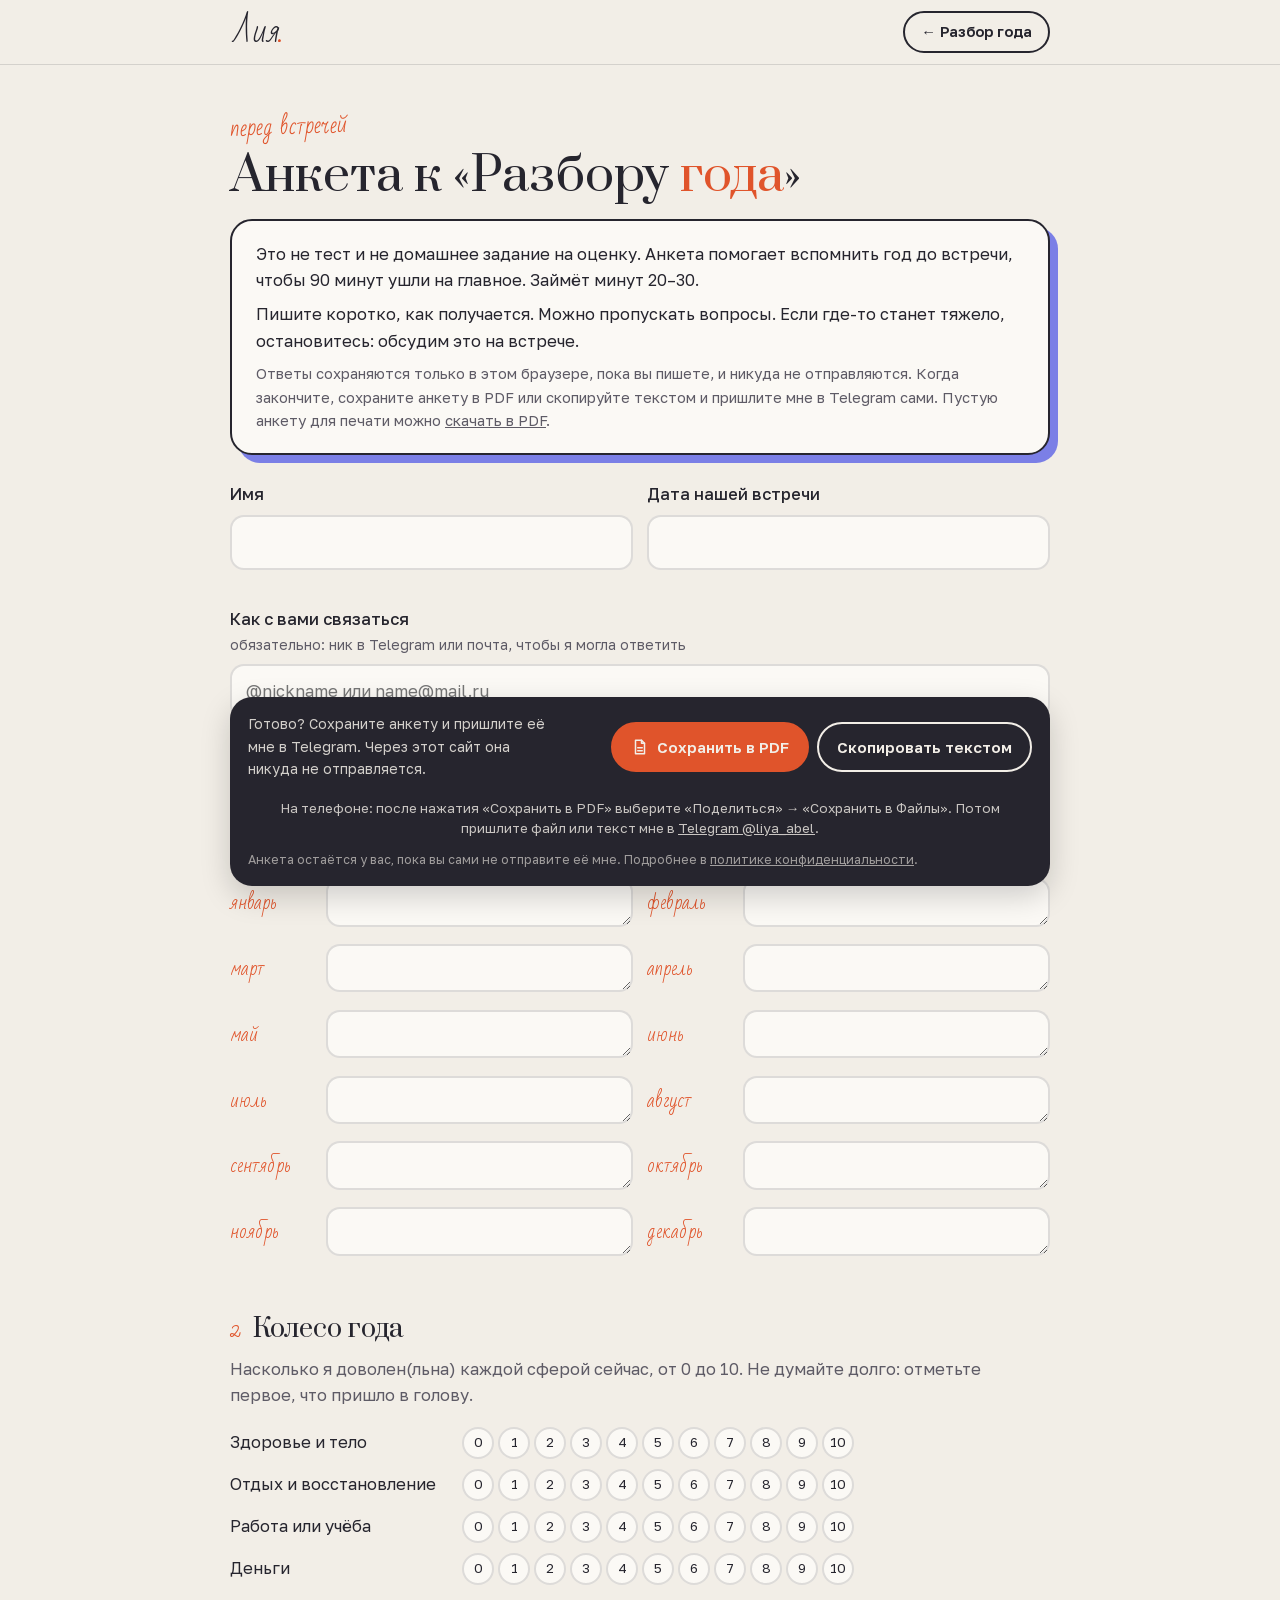
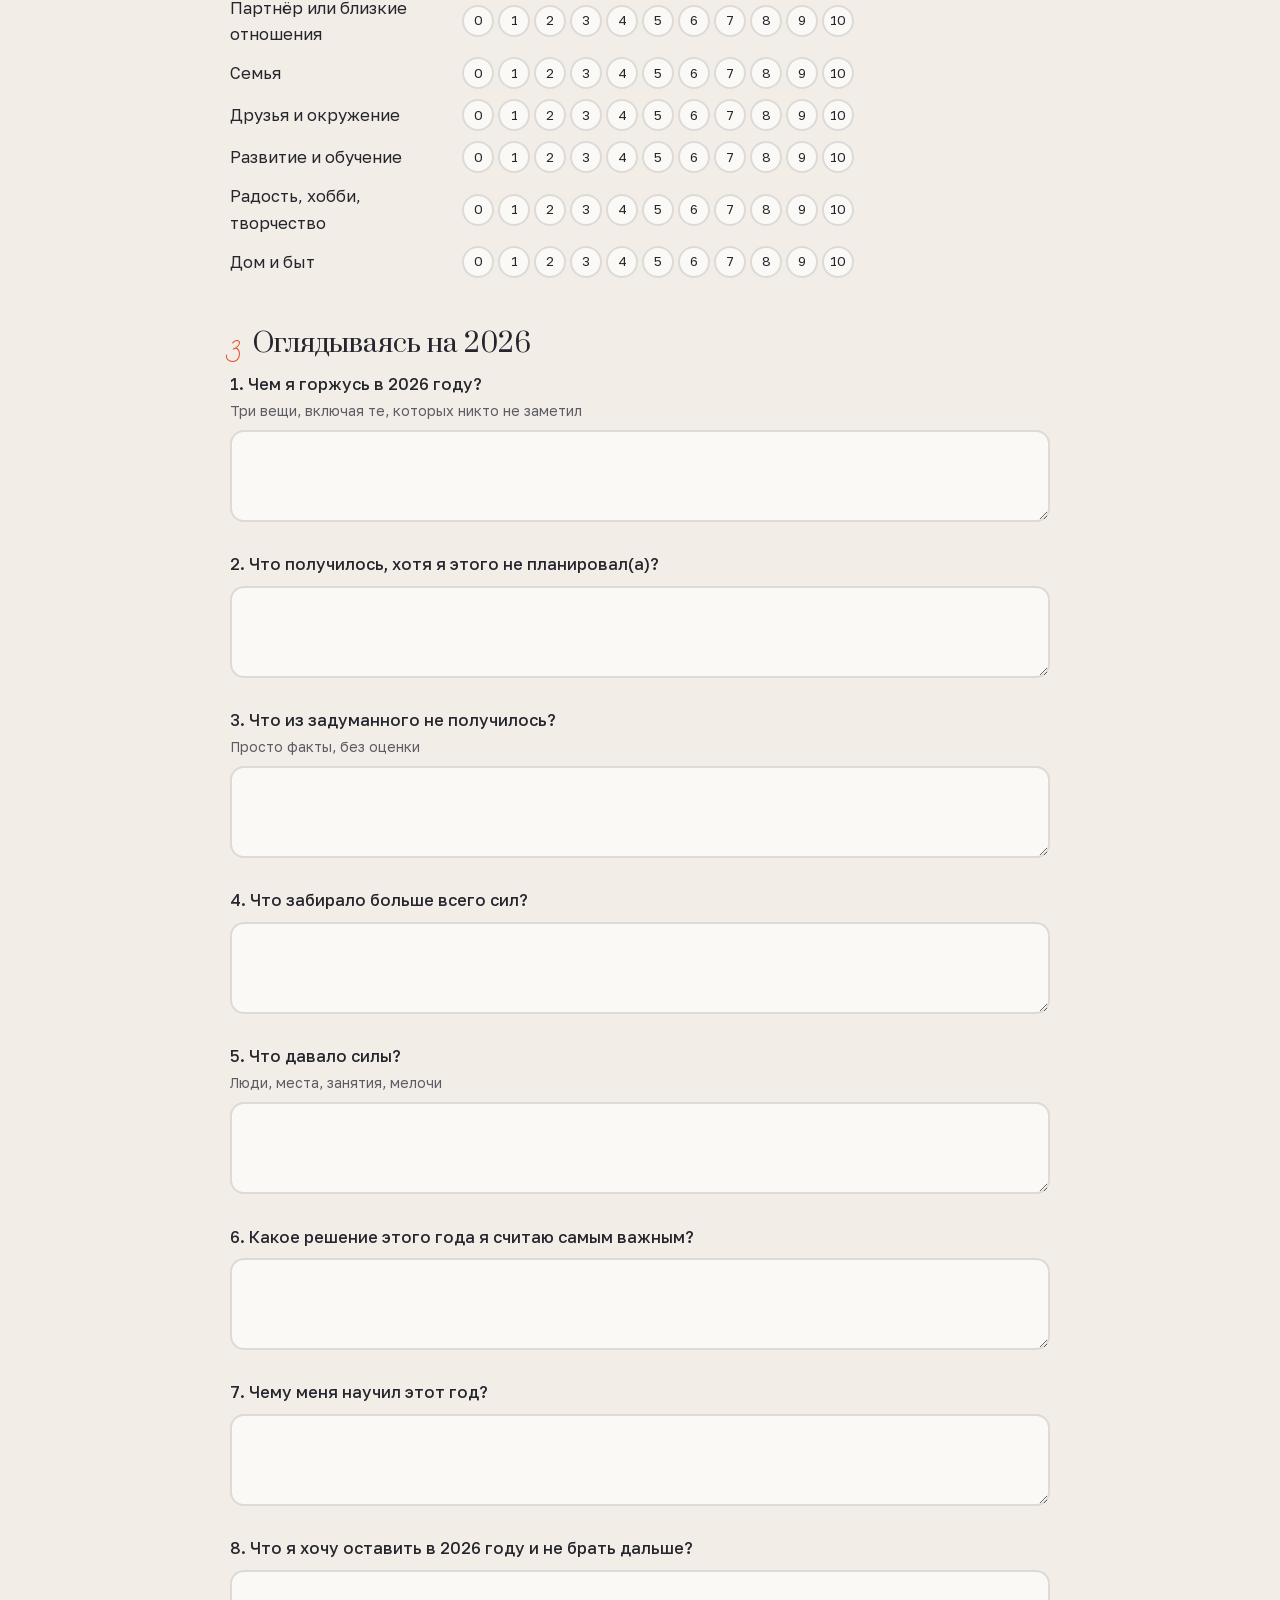
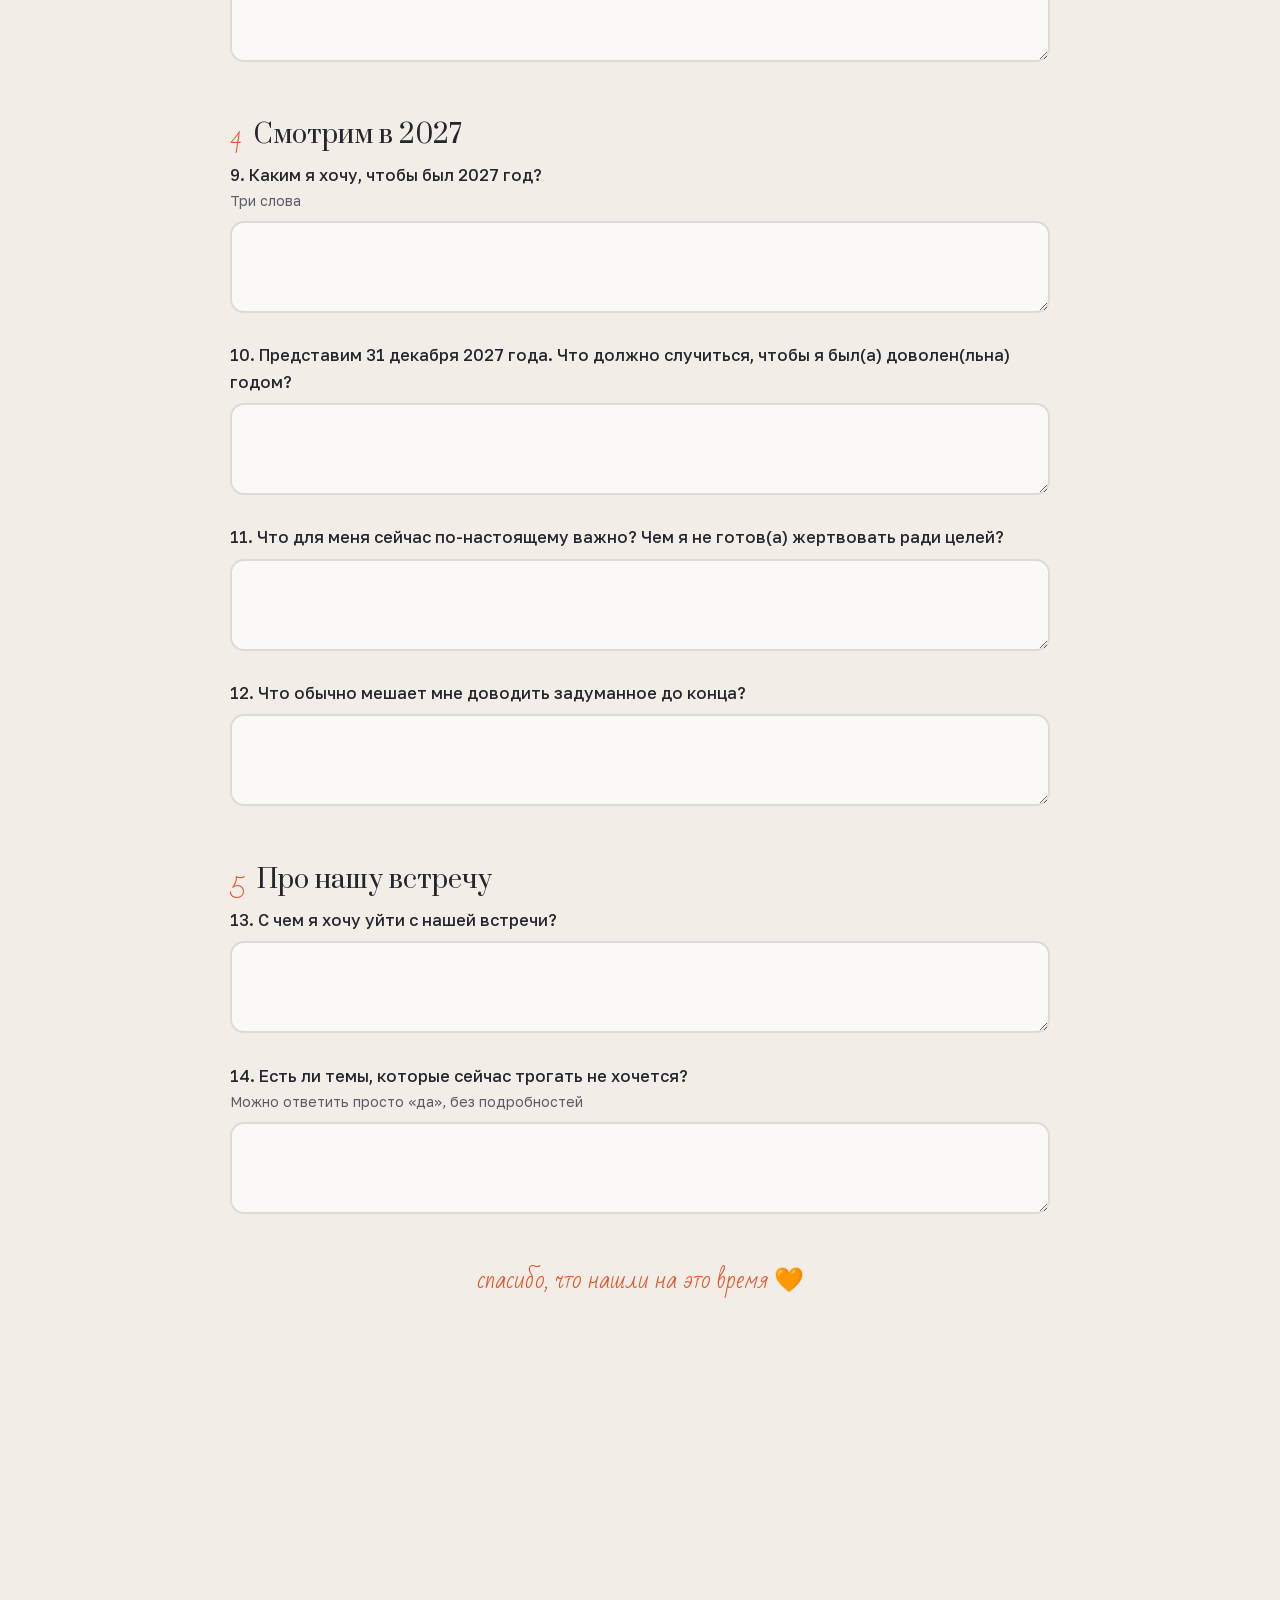
<file: anketa.html>
<!DOCTYPE html>
<html lang="ru">
<head>
<meta charset="UTF-8">
<meta name="viewport" content="width=device-width, initial-scale=1.0">
<title>Анкета к «Разбору года» — Лия, психолог</title>
<meta name="robots" content="noindex">
<link rel="icon" href="favicon.ico" sizes="any">
<link rel="icon" href="favicon.svg" type="image/svg+xml">
<link rel="apple-touch-icon" href="apple-touch-icon.png">
<meta name="theme-color" content="#F2EEE7">
<link rel="stylesheet" href="fonts/fonts.css">
<style>
*,*::before,*::after{box-sizing:border-box;margin:0;padding:0}
:root{--paper:#F2EEE7;--card:#FBF9F5;--ink:#26252E;--muted:#5E5B66;--accent:#E0542B;--accent-soft:#F7CDB9;--blue:#7B7FE6;--blue-soft:#DCDDFA;--olive-soft:#E3E2C4;--yellow:#F2D45A;--line:rgba(38,37,46,.14)}
html{scroll-behavior:smooth;overflow-x:clip}
body{font-family:'Golos Text',sans-serif;background:var(--paper);color:var(--ink);line-height:1.6;font-size:16.5px;-webkit-font-smoothing:antialiased}
a{color:inherit}
.top{position:sticky;top:0;z-index:10;background:color-mix(in srgb,var(--paper) 90%,transparent);backdrop-filter:blur(10px);border-bottom:1px solid var(--line)}
.top .in{max-width:860px;margin:0 auto;padding:0 20px;height:64px;display:flex;align-items:center;justify-content:space-between;gap:16px}
.logo{font-family:'Bad Script',cursive;font-size:1.9rem;text-decoration:none;line-height:1}
.logo span{color:var(--accent)}
.back{font-size:.92rem;text-decoration:none;border:2px solid var(--ink);border-radius:999px;padding:7px 16px;font-weight:600;transition:.2s;white-space:nowrap}
.back:hover{background:var(--ink);color:var(--paper)}
.doc{max-width:860px;margin:0 auto;padding:44px 20px 100px}
.eyebrow{font-family:'Bad Script',cursive;color:var(--accent);font-size:1.4rem;display:inline-block;transform:rotate(-2deg)}
h1{font-family:'Prata',serif;font-weight:400;font-size:clamp(2rem,5vw,3rem);line-height:1.12;margin:4px 0 16px}
h1 em{font-style:normal;color:var(--accent)}
h2{font-family:'Prata',serif;font-weight:400;font-size:1.6rem;margin:46px 0 6px;display:flex;gap:12px;align-items:baseline}
h2 .n{font-family:'Bad Script',cursive;color:var(--accent);font-size:1.4rem}
.sub{color:var(--muted);margin-bottom:18px}
.lead{background:var(--card);border:2px solid var(--ink);border-radius:22px;padding:20px 24px;box-shadow:8px 8px 0 var(--blue);margin:8px 0 10px}
.lead p+p{margin-top:8px}
.who{display:grid;grid-template-columns:1fr 1fr;gap:14px;margin-top:26px}
.q{margin-bottom:22px}
.q label,.q .lbl{display:block;font-weight:500;margin-bottom:8px}
.q small{display:block;color:var(--muted);font-weight:400;font-size:.88rem;margin-top:2px}
textarea,input[type=text]{width:100%;font:inherit;color:var(--ink);background:var(--card);border:2px solid var(--line);border-radius:14px;padding:12px 14px;resize:vertical;transition:border-color .2s}
textarea{min-height:92px}
textarea:focus,input:focus{outline:none;border-color:var(--blue)}
.months{display:grid;grid-template-columns:1fr 1fr;gap:10px 14px}
.months .m{display:grid;grid-template-columns:86px 1fr;gap:10px;align-items:start}
.months .m span{font-family:'Bad Script',cursive;font-size:1.2rem;color:var(--accent);padding-top:10px}
.months textarea{min-height:48px;padding:9px 12px}
.wheel{display:grid;gap:10px}
.wh{display:grid;grid-template-columns:220px 1fr;gap:12px;align-items:center}
.sc{display:flex;gap:4px;flex-wrap:wrap}
.sc button{width:32px;height:32px;border-radius:50%;border:2px solid var(--line);background:var(--card);font:inherit;font-size:.85rem;cursor:pointer;color:var(--ink);transition:.15s}
.sc button:hover{border-color:var(--blue)}
.sc button.on{background:var(--accent);border-color:var(--accent);color:#fff;font-weight:600}
.pv{display:none}
.bar{position:sticky;bottom:14px;margin-top:40px;background:var(--ink);color:var(--paper);border-radius:22px;padding:16px 18px;display:flex;flex-wrap:wrap;gap:10px;align-items:center;justify-content:space-between;box-shadow:0 10px 30px rgba(0,0,0,.18)}
.bar .t{font-size:.88rem;opacity:.85;max-width:300px}
.bar .b{display:flex;flex-wrap:wrap;gap:8px}
.btn{display:inline-flex;align-items:center;gap:8px;font:inherit;font-weight:600;font-size:.95rem;padding:11px 18px;border-radius:999px;border:2px solid var(--paper);background:transparent;color:var(--paper);cursor:pointer;text-decoration:none}
.btn--accent{background:var(--accent);border-color:var(--accent)}
.btn svg{width:18px;height:18px}
.toast{position:fixed;left:50%;bottom:150px;transform:translate(-50%,20px);background:var(--ink);color:var(--paper);padding:12px 20px;border-radius:14px;font-size:.92rem;opacity:0;transition:.3s;pointer-events:none;z-index:20;max-width:90vw;text-align:center}
.toast.show{opacity:1;transform:translate(-50%,0)}
.bar .consent{flex-basis:100%;margin:2px 0 0;font-size:.78rem;opacity:.6}
.bar .consent a{color:inherit}
.bar .copy-pdf{flex-basis:100%;display:block;text-align:center;margin-top:6px;padding:13px 16px;border-radius:14px;border:2px solid #F2EEE7;color:#F2EEE7;text-decoration:none;font-weight:600}
.bar .copy-pdf[hidden],.bar .copy-hint[hidden]{display:none}
.bar .copy-hint{flex-basis:100%;margin:8px 0 0;font-size:.85rem;line-height:1.45;opacity:.8;text-align:center}
.bar .fail{flex-basis:100%;margin-top:6px;padding:14px 16px;border-radius:14px;background:#FCE9E1;color:var(--ink);font-size:.92rem;line-height:1.5}
.bar .fail ol{margin:6px 0 0;padding-left:20px}
.lnk{background:none;border:0;padding:0;font:inherit;color:var(--accent);text-decoration:underline;cursor:pointer}
.btn[disabled]{opacity:.7;cursor:wait}
.btn.sent{background:var(--pine,#2E6B4E);border-color:var(--pine,#2E6B4E)}
.end{font-family:'Bad Script',cursive;font-size:1.5rem;text-align:center;margin-top:40px;color:var(--accent)}
@media (max-width:640px){.who,.months{grid-template-columns:1fr}.wh{grid-template-columns:1fr;gap:4px}.sc button{width:28px;height:28px}.bar .t{max-width:none}.bar{position:static}}
.bar.has-fail{position:static}

/* ---------- печать: поля становятся линиями ---------- */
@page{size:A4;margin:16mm 16mm 16mm 18mm}
@media print{
  .top,.bar,.toast,.noprint{display:none !important}
  :root{--paper:#fff !important;--card:#fff !important;--ink:#1d1c22 !important;--line:#bbb !important;color-scheme:light}
  html,body{background:#fff !important;color:#1d1c22 !important;font-size:10.5pt;line-height:1.45}
  .doc{padding:0;max-width:none}
  h1{font-size:22pt;margin-top:0}
  h2{font-size:14pt;margin:16pt 0 2pt;break-after:avoid}
  .lead{box-shadow:none;border:1px solid #bbb;background:none;padding:10pt 12pt}
  .q{break-inside:avoid;margin-bottom:10pt}
  textarea,input[type=text]{display:none !important}
  .pv{display:block;white-space:pre-wrap;min-height:var(--h,60pt);background:repeating-linear-gradient(transparent 0 19pt,#bbb 19pt 20pt);line-height:20pt;padding:0 2pt}
  .months .pv{--h:20pt}
  .months .m span{padding-top:0;font-size:12pt}
  .who .pv{--h:20pt}
  .sc button{border:1px solid #999;width:18pt;height:18pt;font-size:8pt}
  .sc button.on{background:#fff;color:#000;border:2.5pt solid #000}
  .wh{grid-template-columns:150pt 1fr;break-inside:avoid}
  a{text-decoration:none}
}
</style>
</head>
<body>

<svg width="0" height="0" style="position:absolute" aria-hidden="true"><defs>
  <symbol id="i-tg" viewBox="0 0 24 24"><path fill="currentColor" d="M21.9 4.3 18.7 19.4c-.2 1-.9 1.3-1.7.8l-4.8-3.5-2.3 2.2c-.3.3-.5.5-1 .5l.3-4.9 8.9-8c.4-.3-.1-.5-.6-.2L6.5 13.2l-4.7-1.5c-1-.3-1-1 .2-1.5L20.5 3c.9-.3 1.6.2 1.4 1.3z"/></symbol>
  <symbol id="i-pdf" viewBox="0 0 24 24"><g fill="none" stroke="currentColor" stroke-width="2" stroke-linecap="round" stroke-linejoin="round"><path d="M14 3H6v18h12V7z"/><path d="M14 3v4h4M9 13h6M9 17h6"/></g></symbol>
</defs></svg>

<header class="top"><div class="in">
  <a href="/" class="logo">Лия<span>.</span></a>
  <a href="razbor" class="back">← Разбор года</a>
</div></header>

<main class="doc">
  <span class="eyebrow">перед встречей</span>
  <h1>Анкета к «Разбору <em>года</em>»</h1>
  <div class="lead">
    <p>Это не тест и не домашнее задание на оценку. Анкета помогает вспомнить год до встречи, чтобы 90 минут ушли на главное. Займёт минут 20–30.</p>
    <p>Пишите коротко, как получается. Можно пропускать вопросы. Если где-то станет тяжело, остановитесь: обсудим это на встрече.</p>
    <p class="noprint" style="color:var(--muted);font-size:.92rem">Ответы сохраняются только в этом браузере, пока вы пишете, и никуда не отправляются. Когда закончите, сохраните анкету в PDF или скопируйте текстом и пришлите мне в Telegram сами. Пустую анкету для печати можно <a href="anketa-razbor-goda.pdf" download>скачать в PDF</a>.</p>
  </div>
  <div class="who">
    <div class="q"><label for="f-name">Имя</label><input type="text" id="f-name" data-k="name"></div>
    <div class="q"><label for="f-date">Дата нашей встречи</label><input type="text" id="f-date" data-k="date"></div>
    <div class="q" style="grid-column:1/-1"><label for="f-contact">Как с вами связаться <small>обязательно: ник в Telegram или почта, чтобы я могла ответить</small></label><input type="text" id="f-contact" data-k="contact" placeholder="@nickname или name@mail.ru"></div>
  </div>

  <h2><span class="n">1</span>Год по месяцам</h2>
  <p class="sub">Что запомнилось? Событие, ощущение, одно слово — что угодно.</p>
  <div class="months" id="months"></div>

  <h2><span class="n">2</span>Колесо года</h2>
  <p class="sub">Насколько я доволен(льна) каждой сферой сейчас, от 0 до 10. Не думайте долго: отметьте первое, что пришло в голову.</p>
  <div class="wheel" id="wheel"></div>

  <h2><span class="n">3</span>Оглядываясь на 2026</h2>
  <div id="part3"></div>

  <h2><span class="n">4</span>Смотрим в 2027</h2>
  <div id="part4"></div>

  <h2><span class="n">5</span>Про нашу встречу</h2>
  <div id="part5"></div>

  <p class="end">спасибо, что нашли на это время 🧡</p>

  <div class="bar">
    <span class="t">Готово? Сохраните анкету и пришлите её мне в Telegram. Через этот сайт она никуда не отправляется.</span>
    <div class="b">
      <button class="btn btn--accent" id="savePdf"><svg><use href="#i-pdf"/></svg><span>Сохранить в PDF</span></button>
      <button class="btn" id="copyTxt" type="button"><span>Скопировать текстом</span></button>
    </div>
    <p class="copy-hint">На телефоне: после нажатия «Сохранить в PDF» выберите «Поделиться» → «Сохранить в Файлы». Потом пришлите файл или текст мне в <a href="https://t.me/liya_abel" target="_blank" rel="noopener" style="color:inherit">Telegram @liya_abel</a>.</p>
    <p class="consent">Анкета остаётся у вас, пока вы сами не отправите её мне. Подробнее в <a href="politika" target="_blank">политике конфиденциальности</a>.</p>
  </div>
</main>
<div class="toast" id="toast"></div>

<script>
/* ===== ВОПРОСЫ — правь здесь ===== */
const TELEGRAM = "https://t.me/liya_abel";
const MONTHS = ["январь","февраль","март","апрель","май","июнь","июль","август","сентябрь","октябрь","ноябрь","декабрь"];
const SPHERES = ["Здоровье и тело","Отдых и восстановление","Работа или учёба","Деньги","Партнёр или близкие отношения","Семья","Друзья и окружение","Развитие и обучение","Радость, хобби, творчество","Дом и быт"];
const PART3 = [
  ["Чем я горжусь в 2026 году?", "Три вещи, включая те, которых никто не заметил"],
  ["Что получилось, хотя я этого не планировал(а)?"],
  ["Что из задуманного не получилось?", "Просто факты, без оценки"],
  ["Что забирало больше всего сил?"],
  ["Что давало силы?", "Люди, места, занятия, мелочи"],
  ["Какое решение этого года я считаю самым важным?"],
  ["Чему меня научил этот год?"],
  ["Что я хочу оставить в 2026 году и не брать дальше?"],
];
const PART4 = [
  ["Каким я хочу, чтобы был 2027 год?", "Три слова"],
  ["Представим 31 декабря 2027 года. Что должно случиться, чтобы я был(а) доволен(льна) годом?"],
  ["Что для меня сейчас по-настоящему важно? Чем я не готов(а) жертвовать ради целей?"],
  ["Что обычно мешает мне доводить задуманное до конца?"],
];
const PART5 = [
  ["С чем я хочу уйти с нашей встречи?"],
  ["Есть ли темы, которые сейчас трогать не хочется?", "Можно ответить просто «да», без подробностей"],
];

/* ===== сборка ===== */
const KEY = "liya-anketa";
let store = {}; try { store = JSON.parse(localStorage.getItem(KEY) || "{}"); } catch(e) {}
const save = () => { try { localStorage.setItem(KEY, JSON.stringify(store)); } catch(e) {} };
const esc = s => s.replace(/[&<>"]/g, c => ({"&":"&amp;","<":"&lt;",">":"&gt;",'"':"&quot;"}[c]));
let n = 0;
const qBlock = ([t, hint], k, h) => `<div class="q"><label for="f-${k}">${++n}. ${t}${hint ? `<small>${hint}</small>` : ""}</label><textarea id="f-${k}" data-k="${k}"></textarea><div class="pv" style="--h:${h || 60}pt"></div></div>`;
document.getElementById("months").innerHTML = MONTHS.map((m, i) => `<div class="m"><span>${m}</span><div><textarea data-k="m${i}" rows="1" aria-label="${m}"></textarea><div class="pv"></div></div></div>`).join("");
document.getElementById("wheel").innerHTML = SPHERES.map((s, i) => `<div class="wh"><span>${s}</span><div class="sc" data-w="w${i}">${[...Array(11).keys()].map(v => `<button type="button" data-v="${v}">${v}</button>`).join("")}</div></div>`).join("");
document.getElementById("part3").innerHTML = PART3.map((q, i) => qBlock(q, "a" + i)).join("");
document.getElementById("part4").innerHTML = PART4.map((q, i) => qBlock(q, "b" + i, i === 1 ? 80 : 60)).join("");
document.getElementById("part5").innerHTML = PART5.map((q, i) => qBlock(q, "c" + i, 40)).join("");
document.querySelectorAll(".who input").forEach(el => el.insertAdjacentHTML("afterend", `<div class="pv"></div>`));

document.querySelectorAll("[data-k]").forEach(el => {
  el.value = store[el.dataset.k] || "";
  el.addEventListener("input", () => { store[el.dataset.k] = el.value; save(); fillPv(); });
});
document.querySelectorAll(".sc").forEach(sc => {
  const k = sc.dataset.w;
  const mark = v => sc.querySelectorAll("button").forEach(b => b.classList.toggle("on", b.dataset.v === v));
  if (store[k] != null) mark(String(store[k]));
  sc.addEventListener("click", e => { const b = e.target.closest("button"); if (!b) return; const v = store[k] === b.dataset.v ? null : b.dataset.v; store[k] = v; save(); mark(v); });
});

/* печать: текст из полей переносим в блоки, которые видны на бумаге.
   Делаем это заранее (при каждом вводе и перед печатью), потому что на iPhone beforeprint не срабатывает */
function fillPv(){ document.querySelectorAll("[data-k]").forEach(el => { const pv = el.nextElementSibling; if (pv && pv.classList.contains("pv")) pv.textContent = el.value; }); }
addEventListener("beforeprint", fillPv);
fillPv();

function toast(t){ const el = document.getElementById("toast"); el.textContent = t; el.classList.add("show"); setTimeout(() => el.classList.remove("show"), 4000); }
function asText(){
  const L = [`Анкета к «Разбору года»`, store.name ? `Имя: ${store.name}` : "", store.date ? `Встреча: ${store.date}` : "", store.contact ? `Связь: ${store.contact}` : "", ""];
  L.push("ГОД ПО МЕСЯЦАМ"); MONTHS.forEach((m, i) => store["m" + i] && L.push(`${m}: ${store["m" + i]}`));
  L.push("", "КОЛЕСО ГОДА"); SPHERES.forEach((s, i) => store["w" + i] != null && L.push(`${s}: ${store["w" + i]}`));
  let k = 0;
  [["ОГЛЯДЫВАЯСЬ НА 2026", PART3, "a"], ["СМОТРИМ В 2027", PART4, "b"], ["ПРО НАШУ ВСТРЕЧУ", PART5, "c"]].forEach(([h, arr, p]) => {
    L.push("", h); arr.forEach(([t], i) => { k++; if (store[p + i]) L.push(`${k}. ${t}`, store[p + i], ""); });
  });
  return L.filter((x, i, a) => !(x === "" && a[i - 1] === "")).join("\n").trim();
}
document.getElementById("savePdf").onclick = () => {
  const filled = SPHERES.some((s, i) => store["w" + i] != null) || Object.keys(store).some(k => /^(m|a|b|c)\d+$/.test(k) && String(store[k]).trim());
  if (!filled) { toast("Анкета пока пустая: ответьте хотя бы на пару вопросов"); return; }
  fillPv(); toast("Откроется окно печати: выберите «Сохранить как PDF»"); setTimeout(() => window.print(), 600);
};
document.getElementById("copyTxt").onclick = async () => {
  try { await navigator.clipboard.writeText(asText()); toast("Ответы скопированы. Вставьте их в чат со мной в Telegram"); }
  catch(e) { toast("Не получилось скопировать. Сохраните анкету в PDF"); }
};
</script>
</body>
</html>
</file>
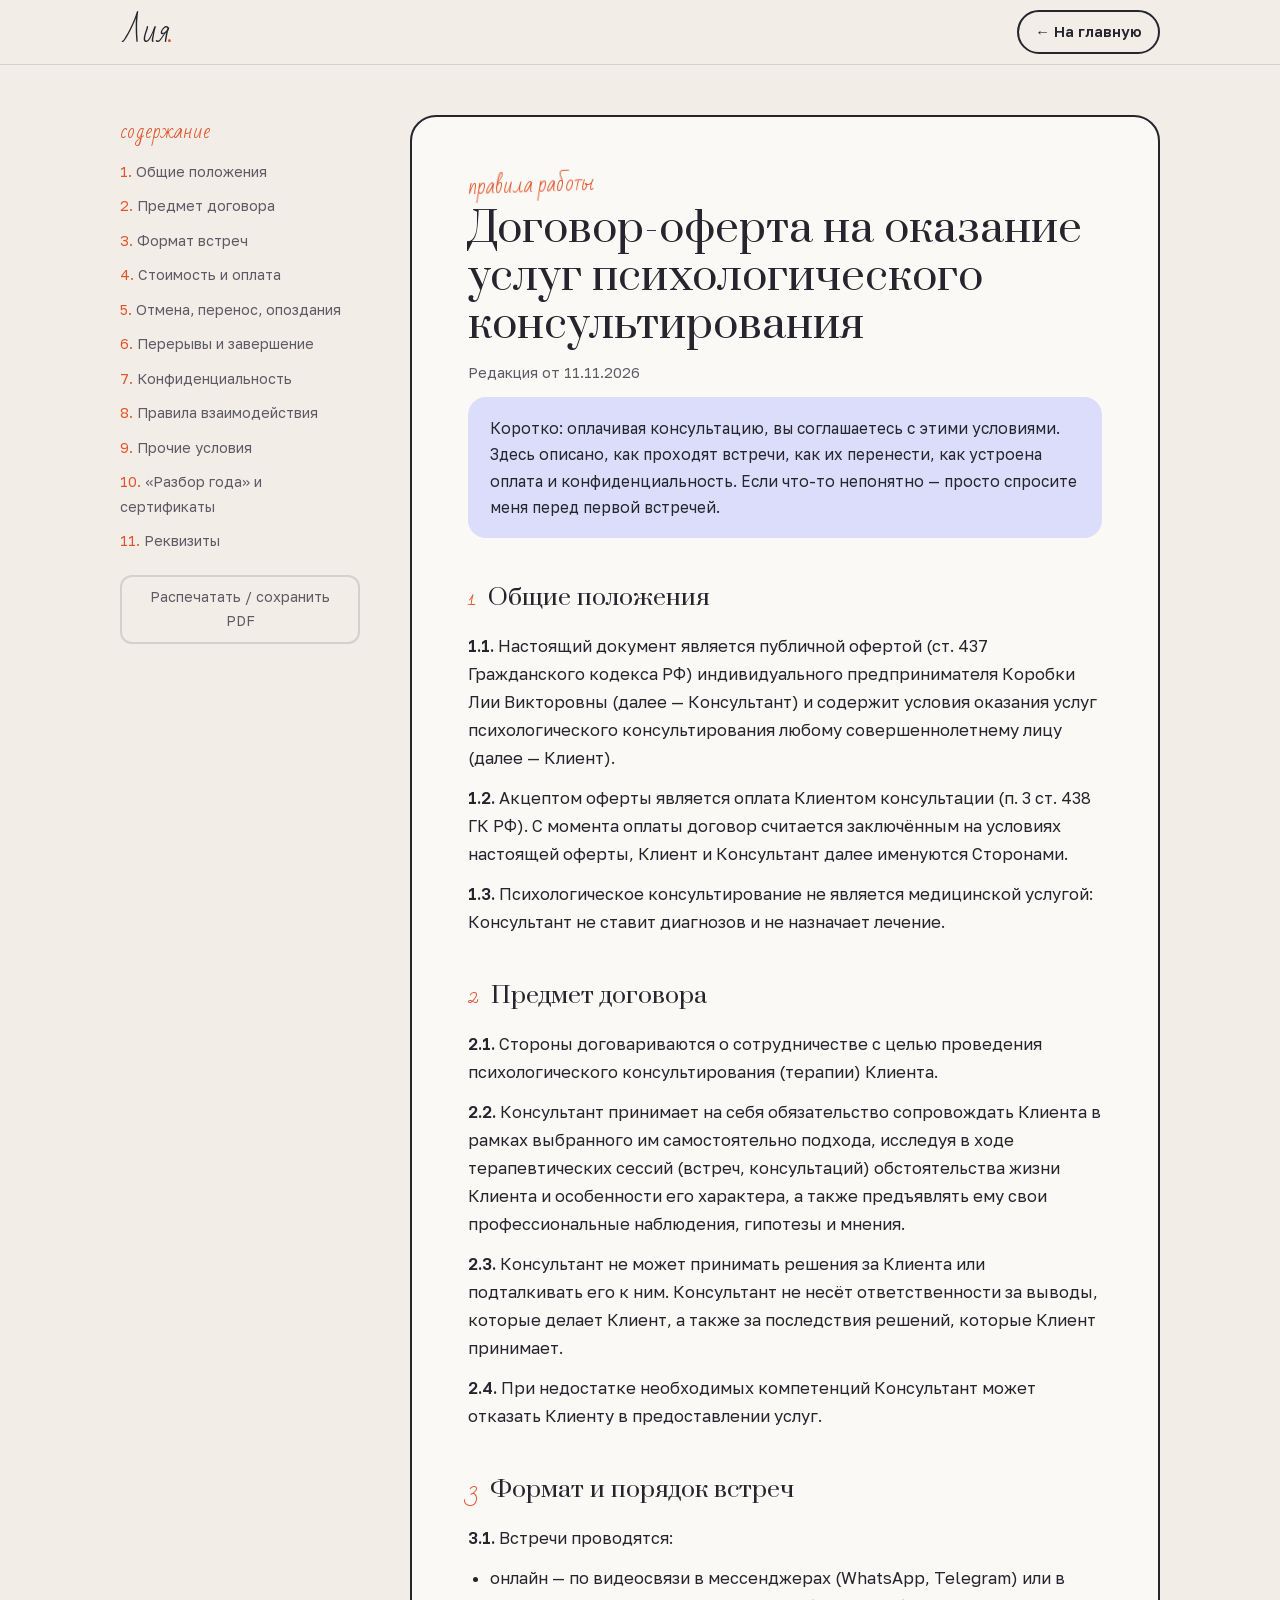
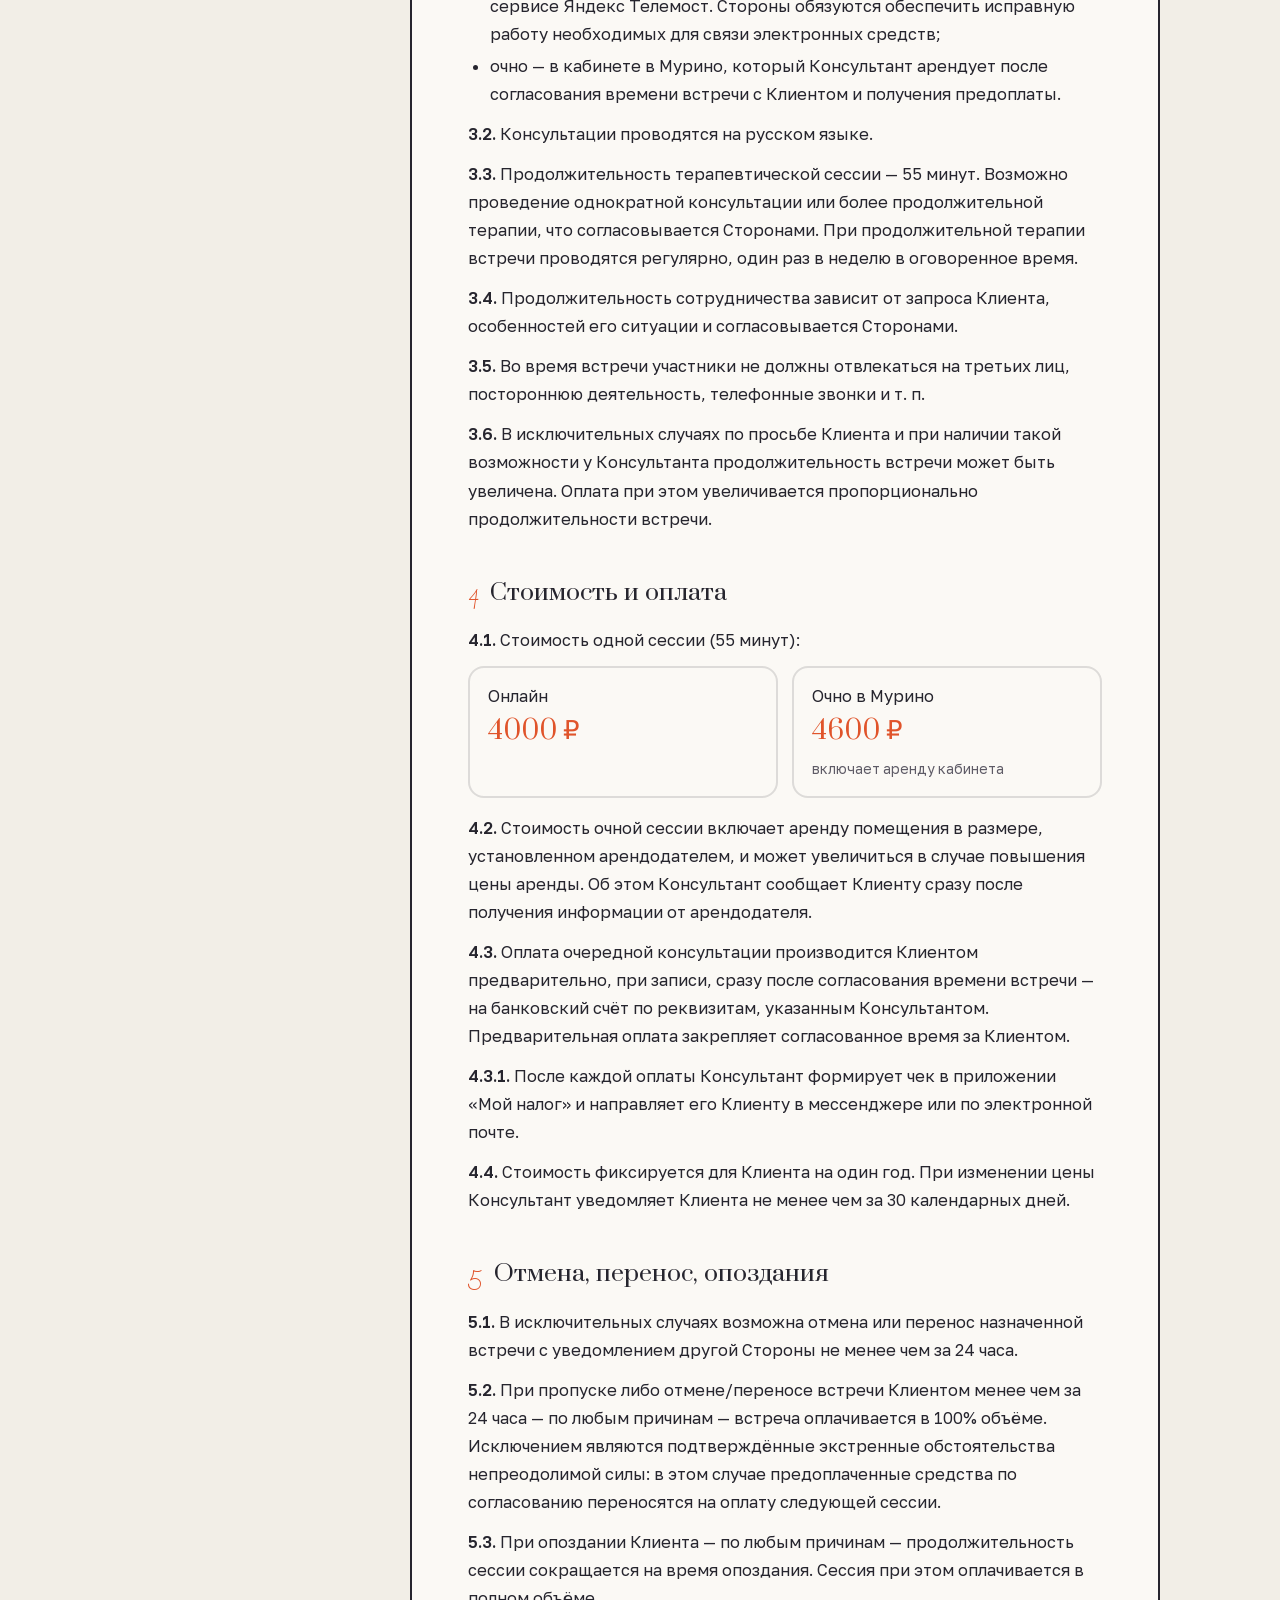
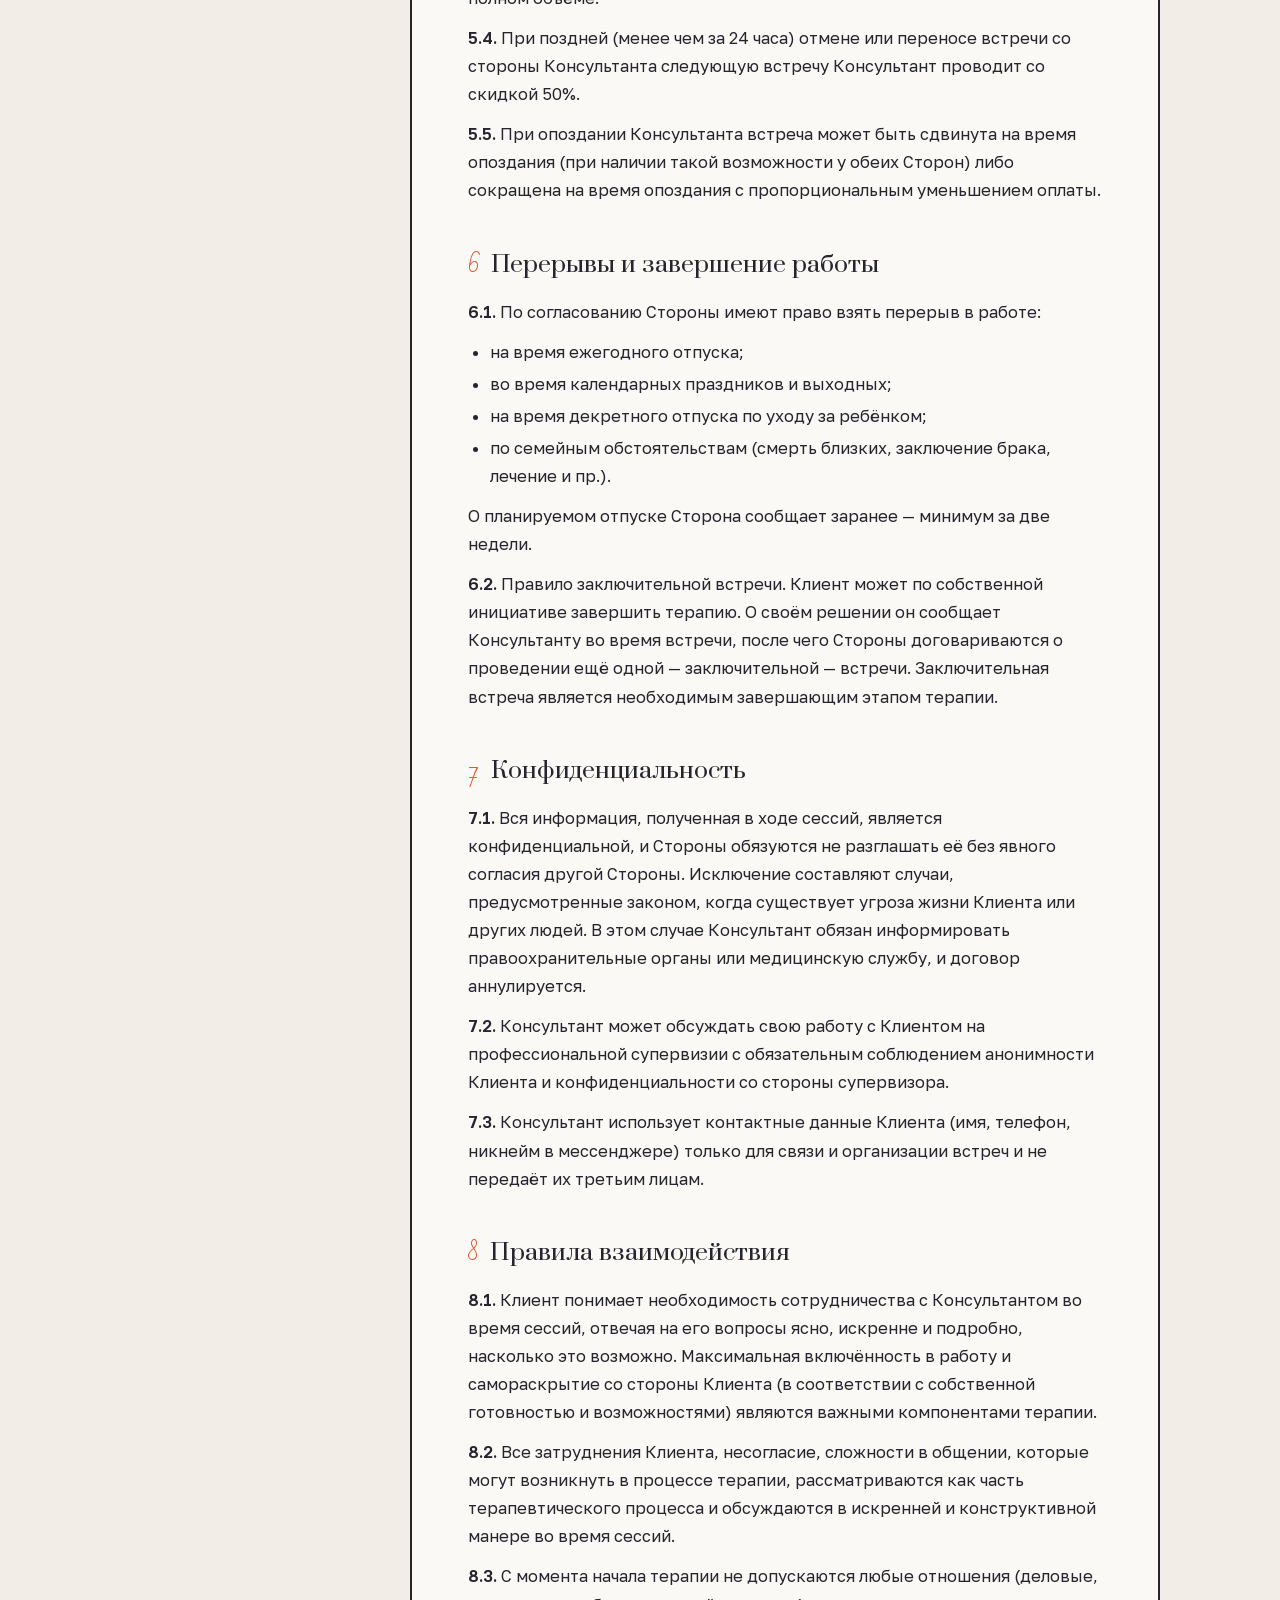
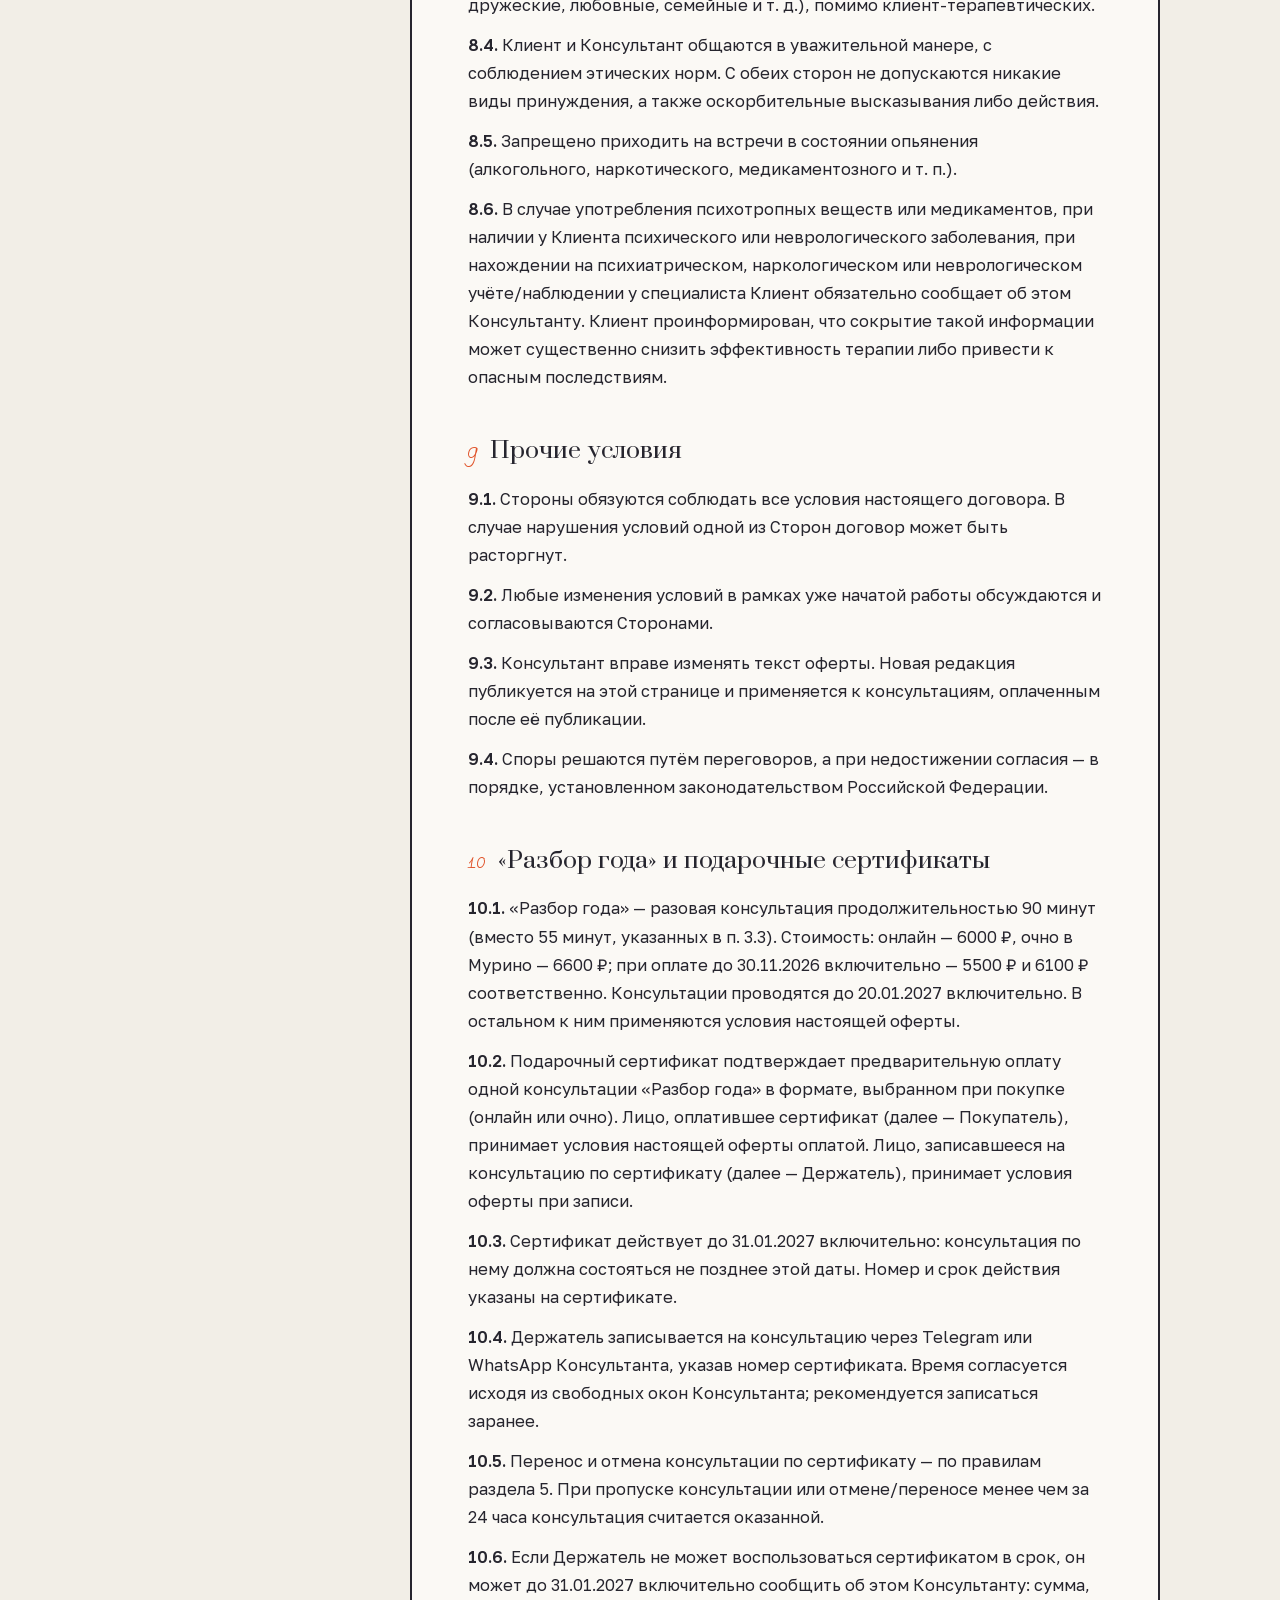
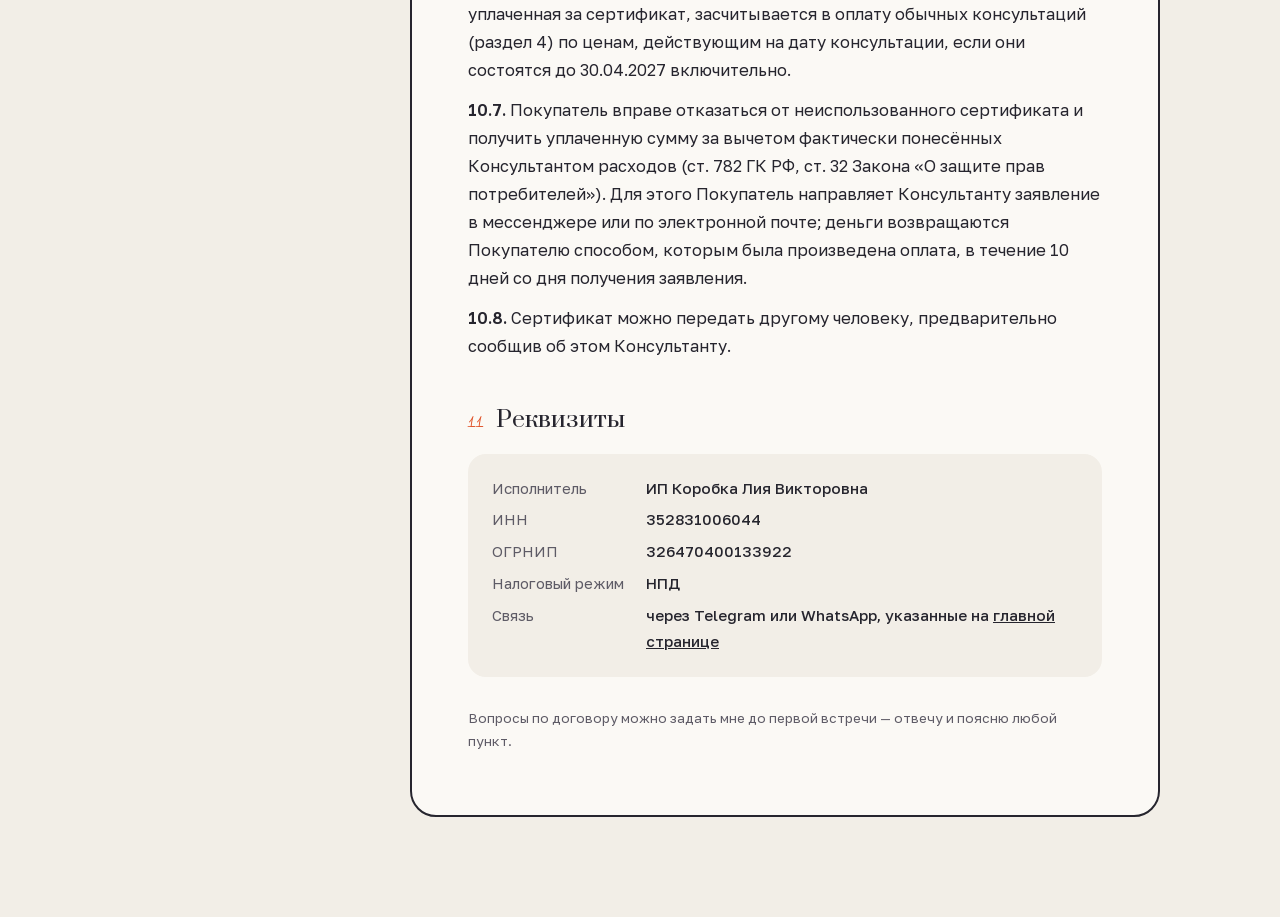
<file: oferta.html>
<!DOCTYPE html>
<html lang="ru">
<head>
<meta charset="UTF-8">
<meta name="viewport" content="width=device-width, initial-scale=1.0">
<title>Договор-оферта — Лия, психолог</title>
<meta name="robots" content="noindex">
<link rel="canonical" href="https://liya-psy.ru/oferta">
<link rel="icon" href="favicon.ico" sizes="any">
<link rel="icon" href="favicon-120.png" type="image/png" sizes="120x120">
<link rel="icon" href="favicon.svg" type="image/svg+xml">
<link rel="apple-touch-icon" href="apple-touch-icon.png">
<meta name="theme-color" content="#F2EEE7">
<link rel="stylesheet" href="fonts/fonts.css">
<style>
*,*::before,*::after{box-sizing:border-box;margin:0;padding:0}
:root{--paper:#F2EEE7;--paper-2:#EAE5DC;--card:#FBF9F5;--ink:#26252E;--muted:#5E5B66;--accent:#E0542B;--blue:#7B7FE6;--blue-soft:#DCDDFA;--yellow:#F2D45A;--line:rgba(38,37,46,.14)}
html{scroll-behavior:smooth;overflow-x:clip}
body{font-family:'Golos Text',sans-serif;background:var(--paper);color:var(--ink);line-height:1.7;font-size:16.5px;-webkit-font-smoothing:antialiased}
a{color:inherit}
.top{position:sticky;top:0;z-index:10;background:color-mix(in srgb,var(--paper) 90%,transparent);backdrop-filter:blur(10px);border-bottom:1px solid var(--line)}
.top .in{max-width:1080px;margin:0 auto;padding:0 20px;height:64px;display:flex;align-items:center;justify-content:space-between;gap:16px}
.logo{font-family:'Bad Script',cursive;font-size:1.9rem;text-decoration:none;line-height:1}
.logo span{color:var(--accent)}
.back{font-size:.92rem;text-decoration:none;border:2px solid var(--ink);border-radius:999px;padding:7px 16px;font-weight:600;transition:.2s}
.back:hover{background:var(--ink);color:var(--paper)}
.layout{max-width:1080px;margin:0 auto;padding:50px 20px 100px;display:grid;grid-template-columns:240px 1fr;gap:50px;align-items:start}
.toc{position:sticky;top:90px;font-size:.9rem}
.toc b{font-family:'Bad Script',cursive;font-weight:400;color:var(--accent);font-size:1.25rem;display:block;margin-bottom:8px}
.toc ol{list-style:none;display:grid;gap:4px;counter-reset:t}
.toc li{counter-increment:t}
.toc a{text-decoration:none;color:var(--muted);display:block;padding:3px 0}
.toc a::before{content:counter(t) ". ";color:var(--accent)}
.toc a:hover{color:var(--ink)}
.toc .print{margin-top:18px;background:none;border:2px solid var(--line);border-radius:12px;padding:8px 14px;font:inherit;cursor:pointer;color:var(--muted)}
.doc{min-width:0;background:var(--card);border:2px solid var(--ink);border-radius:26px;padding:50px 56px}
.eyebrow{font-family:'Bad Script',cursive;color:var(--accent);font-size:1.3rem;display:inline-block;transform:rotate(-2deg)}
h1{font-family:'Prata',serif;font-weight:400;font-size:clamp(1.8rem,4vw,2.6rem);hyphens:auto;overflow-wrap:break-word;line-height:1.15;margin:4px 0 10px}
.meta{color:var(--muted);font-size:.92rem;margin-bottom:28px}
.lead{background:var(--blue-soft);border-radius:18px;padding:18px 22px;margin-bottom:34px;font-size:.97rem}
h2{font-family:'Prata',serif;font-weight:400;font-size:1.45rem;margin:40px 0 14px;scroll-margin-top:90px;display:flex;gap:12px;align-items:baseline}
h2 .n{font-family:'Bad Script',cursive;color:var(--accent);font-size:1.3rem}
.doc p{margin-bottom:12px}
.doc p .num{font-weight:600;color:var(--ink);margin-right:4px}
.doc ul{margin:0 0 12px 22px}
.doc li{margin-bottom:4px}
.prices{display:grid;grid-template-columns:1fr 1fr;gap:14px;margin:6px 0 16px}
.prices div{border:2px solid var(--line);border-radius:16px;padding:14px 18px}
.prices b{font-family:'Prata',serif;font-weight:400;font-size:1.6rem;color:var(--accent);display:block}
.req{background:var(--paper);border-radius:18px;padding:22px 24px;display:grid;grid-template-columns:auto 1fr;gap:6px 22px;font-size:.95rem}
.req dt{color:var(--muted)}
.req dd{font-weight:500}
.fill{background:var(--yellow);border-radius:4px;padding:0 4px}
.note{font-size:.85rem;color:var(--muted);margin-top:30px}
@media (max-width:860px){.layout{grid-template-columns:minmax(0,1fr);gap:24px;padding-top:24px}.toc{position:static;background:var(--card);border-radius:18px;padding:18px}.doc{padding:28px 22px;border-radius:20px}.prices{grid-template-columns:1fr}.req{grid-template-columns:1fr;gap:0}.req dd{margin-bottom:10px}}
@page{size:A4;margin:20mm 18mm 18mm 20mm}
@media print{.top,.toc,.eyebrow{display:none}.layout{display:block;padding:0;max-width:none}.doc{border:0;padding:0;border-radius:0;background:#fff}html,body{background:#fff;font-size:11pt;line-height:1.5}h1{hyphens:none;font-size:20pt;margin-top:0}h2{font-size:14pt;margin:18pt 0 8pt;break-after:avoid}.doc p,.doc li{break-inside:avoid}.lead{background:none;border:1px solid #bbb}.fill{background:none}.req,.prices div{background:none;border:1px solid #ddd}a{color:inherit;text-decoration:none}}
</style>
</head>
<body>

<header class="top"><div class="in">
  <a href="/" class="logo">Лия<span>.</span></a>
  <a href="/" class="back">← На главную</a>
</div></header>

<div class="layout">
  <nav class="toc" aria-label="Содержание">
    <b>содержание</b>
    <ol>
      <li><a href="#s1">Общие положения</a></li>
      <li><a href="#s2">Предмет договора</a></li>
      <li><a href="#s3">Формат встреч</a></li>
      <li><a href="#s4">Стоимость и оплата</a></li>
      <li><a href="#s5">Отмена, перенос, опоздания</a></li>
      <li><a href="#s6">Перерывы и завершение</a></li>
      <li><a href="#s7">Конфиденциальность</a></li>
      <li><a href="#s8">Правила взаимодействия</a></li>
      <li><a href="#s9">Прочие условия</a></li>
      <li><a href="#s10">«Разбор года» и сертификаты</a></li>
      <li><a href="#s11">Реквизиты</a></li>
    </ol>
    <button class="print" onclick="print()">Распечатать / сохранить PDF</button>
  </nav>

  <main class="doc">
    <span class="eyebrow">правила работы</span>
    <h1>Договор-оферта на оказание услуг психологического консультирования</h1>
    <!-- Дату меняй при каждом изменении текста -->
    <p class="meta">Редакция от 11.11.2026</p>

    <div class="lead">Коротко: оплачивая консультацию, вы соглашаетесь с этими условиями. Здесь описано, как проходят встречи, как их перенести, как устроена оплата и конфиденциальность. Если что-то непонятно — просто спросите меня перед первой встречей.</div>

    <h2 id="s1"><span class="n">1</span>Общие положения</h2>
    <p><span class="num">1.1.</span>Настоящий документ является публичной офертой (ст. 437 Гражданского кодекса РФ) индивидуального предпринимателя Коробки Лии Викторовны (далее — Консультант) и содержит условия оказания услуг психологического консультирования любому совершеннолетнему лицу (далее — Клиент).</p>
    <p><span class="num">1.2.</span>Акцептом оферты является оплата Клиентом консультации (п. 3 ст. 438 ГК РФ). С момента оплаты договор считается заключённым на условиях настоящей оферты, Клиент и Консультант далее именуются Сторонами.</p>
    <p><span class="num">1.3.</span>Психологическое консультирование не является медицинской услугой: Консультант не ставит диагнозов и не назначает лечение.</p>

    <h2 id="s2"><span class="n">2</span>Предмет договора</h2>
    <p><span class="num">2.1.</span>Стороны договариваются о сотрудничестве с целью проведения психологического консультирования (терапии) Клиента.</p>
    <p><span class="num">2.2.</span>Консультант принимает на себя обязательство сопровождать Клиента в рамках выбранного им самостоятельно подхода, исследуя в ходе терапевтических сессий (встреч, консультаций) обстоятельства жизни Клиента и особенности его характера, а также предъявлять ему свои профессиональные наблюдения, гипотезы и мнения.</p>
    <p><span class="num">2.3.</span>Консультант не может принимать решения за Клиента или подталкивать его к ним. Консультант не несёт ответственности за выводы, которые делает Клиент, а также за последствия решений, которые Клиент принимает.</p>
    <p><span class="num">2.4.</span>При недостатке необходимых компетенций Консультант может отказать Клиенту в предоставлении услуг.</p>

    <h2 id="s3"><span class="n">3</span>Формат и порядок встреч</h2>
    <p><span class="num">3.1.</span>Встречи проводятся:</p>
    <ul>
      <li>онлайн — по видеосвязи в мессенджерах (WhatsApp, Telegram) или в сервисе Яндекс Телемост. Стороны обязуются обеспечить исправную работу необходимых для связи электронных средств;</li>
      <li>очно — в кабинете в Мурино, который Консультант арендует после согласования времени встречи с Клиентом и получения предоплаты.</li>
    </ul>
    <p><span class="num">3.2.</span>Консультации проводятся на русском языке.</p>
    <p><span class="num">3.3.</span>Продолжительность терапевтической сессии — 55 минут. Возможно проведение однократной консультации или более продолжительной терапии, что согласовывается Сторонами. При продолжительной терапии встречи проводятся регулярно, один раз в неделю в оговоренное время.</p>
    <p><span class="num">3.4.</span>Продолжительность сотрудничества зависит от запроса Клиента, особенностей его ситуации и согласовывается Сторонами.</p>
    <p><span class="num">3.5.</span>Во время встречи участники не должны отвлекаться на третьих лиц, постороннюю деятельность, телефонные звонки и т. п.</p>
    <p><span class="num">3.6.</span>В исключительных случаях по просьбе Клиента и при наличии такой возможности у Консультанта продолжительность встречи может быть увеличена. Оплата при этом увеличивается пропорционально продолжительности встречи.</p>

    <h2 id="s4"><span class="n">4</span>Стоимость и оплата</h2>
    <p><span class="num">4.1.</span>Стоимость одной сессии (55 минут):</p>
    <div class="prices">
      <div>Онлайн<b>4000 ₽</b></div>
      <div>Очно в Мурино<b>4600 ₽</b><small style="color:var(--muted)">включает аренду кабинета</small></div>
    </div>
    <p><span class="num">4.2.</span>Стоимость очной сессии включает аренду помещения в размере, установленном арендодателем, и может увеличиться в случае повышения цены аренды. Об этом Консультант сообщает Клиенту сразу после получения информации от арендодателя.</p>
    <p><span class="num">4.3.</span>Оплата очередной консультации производится Клиентом предварительно, при записи, сразу после согласования времени встречи — на банковский счёт по реквизитам, указанным Консультантом. Предварительная оплата закрепляет согласованное время за Клиентом.</p>
    <p><span class="num">4.3.1.</span>После каждой оплаты Консультант формирует чек в приложении «Мой налог» и направляет его Клиенту в мессенджере или по электронной почте.</p>
    <p><span class="num">4.4.</span>Стоимость фиксируется для Клиента на один год. При изменении цены Консультант уведомляет Клиента не менее чем за 30 календарных дней.</p>

    <h2 id="s5"><span class="n">5</span>Отмена, перенос, опоздания</h2>
    <p><span class="num">5.1.</span>В исключительных случаях возможна отмена или перенос назначенной встречи с уведомлением другой Стороны не менее чем за 24 часа.</p>
    <p><span class="num">5.2.</span>При пропуске либо отмене/переносе встречи Клиентом менее чем за 24 часа — по любым причинам — встреча оплачивается в 100% объёме. Исключением являются подтверждённые экстренные обстоятельства непреодолимой силы: в этом случае предоплаченные средства по согласованию переносятся на оплату следующей сессии.</p>
    <p><span class="num">5.3.</span>При опоздании Клиента — по любым причинам — продолжительность сессии сокращается на время опоздания. Сессия при этом оплачивается в полном объёме.</p>
    <p><span class="num">5.4.</span>При поздней (менее чем за 24 часа) отмене или переносе встречи со стороны Консультанта следующую встречу Консультант проводит со скидкой 50%.</p>
    <p><span class="num">5.5.</span>При опоздании Консультанта встреча может быть сдвинута на время опоздания (при наличии такой возможности у обеих Сторон) либо сокращена на время опоздания с пропорциональным уменьшением оплаты.</p>

    <h2 id="s6"><span class="n">6</span>Перерывы и завершение работы</h2>
    <p><span class="num">6.1.</span>По согласованию Стороны имеют право взять перерыв в работе:</p>
    <ul>
      <li>на время ежегодного отпуска;</li>
      <li>во время календарных праздников и выходных;</li>
      <li>на время декретного отпуска по уходу за ребёнком;</li>
      <li>по семейным обстоятельствам (смерть близких, заключение брака, лечение и пр.).</li>
    </ul>
    <p>О планируемом отпуске Сторона сообщает заранее — минимум за две недели.</p>
    <p><span class="num">6.2.</span>Правило заключительной встречи. Клиент может по собственной инициативе завершить терапию. О своём решении он сообщает Консультанту во время встречи, после чего Стороны договариваются о проведении ещё одной — заключительной — встречи. Заключительная встреча является необходимым завершающим этапом терапии.</p>

    <h2 id="s7"><span class="n">7</span>Конфиденциальность</h2>
    <p><span class="num">7.1.</span>Вся информация, полученная в ходе сессий, является конфиденциальной, и Стороны обязуются не разглашать её без явного согласия другой Стороны. Исключение составляют случаи, предусмотренные законом, когда существует угроза жизни Клиента или других людей. В этом случае Консультант обязан информировать правоохранительные органы или медицинскую службу, и договор аннулируется.</p>
    <p><span class="num">7.2.</span>Консультант может обсуждать свою работу с Клиентом на профессиональной супервизии с обязательным соблюдением анонимности Клиента и конфиденциальности со стороны супервизора.</p>
    <p><span class="num">7.3.</span>Консультант использует контактные данные Клиента (имя, телефон, никнейм в мессенджере) только для связи и организации встреч и не передаёт их третьим лицам.</p>

    <h2 id="s8"><span class="n">8</span>Правила взаимодействия</h2>
    <p><span class="num">8.1.</span>Клиент понимает необходимость сотрудничества с Консультантом во время сессий, отвечая на его вопросы ясно, искренне и подробно, насколько это возможно. Максимальная включённость в работу и самораскрытие со стороны Клиента (в соответствии с собственной готовностью и возможностями) являются важными компонентами терапии.</p>
    <p><span class="num">8.2.</span>Все затруднения Клиента, несогласие, сложности в общении, которые могут возникнуть в процессе терапии, рассматриваются как часть терапевтического процесса и обсуждаются в искренней и конструктивной манере во время сессий.</p>
    <p><span class="num">8.3.</span>С момента начала терапии не допускаются любые отношения (деловые, дружеские, любовные, семейные и т. д.), помимо клиент-терапевтических.</p>
    <p><span class="num">8.4.</span>Клиент и Консультант общаются в уважительной манере, с соблюдением этических норм. С обеих сторон не допускаются никакие виды принуждения, а также оскорбительные высказывания либо действия.</p>
    <p><span class="num">8.5.</span>Запрещено приходить на встречи в состоянии опьянения (алкогольного, наркотического, медикаментозного и т. п.).</p>
    <p><span class="num">8.6.</span>В случае употребления психотропных веществ или медикаментов, при наличии у Клиента психического или неврологического заболевания, при нахождении на психиатрическом, наркологическом или неврологическом учёте/наблюдении у специалиста Клиент обязательно сообщает об этом Консультанту. Клиент проинформирован, что сокрытие такой информации может существенно снизить эффективность терапии либо привести к опасным последствиям.</p>

    <h2 id="s9"><span class="n">9</span>Прочие условия</h2>
    <p><span class="num">9.1.</span>Стороны обязуются соблюдать все условия настоящего договора. В случае нарушения условий одной из Сторон договор может быть расторгнут.</p>
    <p><span class="num">9.2.</span>Любые изменения условий в рамках уже начатой работы обсуждаются и согласовываются Сторонами.</p>
    <p><span class="num">9.3.</span>Консультант вправе изменять текст оферты. Новая редакция публикуется на этой странице и применяется к консультациям, оплаченным после её публикации.</p>
    <p><span class="num">9.4.</span>Споры решаются путём переговоров, а при недостижении согласия — в порядке, установленном законодательством Российской Федерации.</p>

    <h2 id="s10"><span class="n">10</span>«Разбор года» и подарочные сертификаты</h2>
    <p><span class="num">10.1.</span>«Разбор года» — разовая консультация продолжительностью 90 минут (вместо 55 минут, указанных в п. 3.3). Стоимость: онлайн — 6000 ₽, очно в Мурино — 6600 ₽; при оплате до 30.11.2026 включительно — 5500 ₽ и 6100 ₽ соответственно. Консультации проводятся до 20.01.2027 включительно. В остальном к ним применяются условия настоящей оферты.</p>
    <p><span class="num">10.2.</span>Подарочный сертификат подтверждает предварительную оплату одной консультации «Разбор года» в формате, выбранном при покупке (онлайн или очно). Лицо, оплатившее сертификат (далее — Покупатель), принимает условия настоящей оферты оплатой. Лицо, записавшееся на консультацию по сертификату (далее — Держатель), принимает условия оферты при записи.</p>
    <p><span class="num">10.3.</span>Сертификат действует до 31.01.2027 включительно: консультация по нему должна состояться не позднее этой даты. Номер и срок действия указаны на сертификате.</p>
    <p><span class="num">10.4.</span>Держатель записывается на консультацию через Telegram или WhatsApp Консультанта, указав номер сертификата. Время согласуется исходя из свободных окон Консультанта; рекомендуется записаться заранее.</p>
    <p><span class="num">10.5.</span>Перенос и отмена консультации по сертификату — по правилам раздела 5. При пропуске консультации или отмене/переносе менее чем за 24 часа консультация считается оказанной.</p>
    <p><span class="num">10.6.</span>Если Держатель не может воспользоваться сертификатом в срок, он может до 31.01.2027 включительно сообщить об этом Консультанту: сумма, уплаченная за сертификат, засчитывается в оплату обычных консультаций (раздел 4) по ценам, действующим на дату консультации, если они состоятся до 30.04.2027 включительно.</p>
    <p><span class="num">10.7.</span>Покупатель вправе отказаться от неиспользованного сертификата и получить уплаченную сумму за вычетом фактически понесённых Консультантом расходов (ст. 782 ГК РФ, ст. 32 Закона «О защите прав потребителей»). Для этого Покупатель направляет Консультанту заявление в мессенджере или по электронной почте; деньги возвращаются Покупателю способом, которым была произведена оплата, в течение 10 дней со дня получения заявления.</p>
    <p><span class="num">10.8.</span>Сертификат можно передать другому человеку, предварительно сообщив об этом Консультанту.</p>

    <h2 id="s11"><span class="n">11</span>Реквизиты</h2>
    <dl class="req">
      <dt>Исполнитель</dt><dd>ИП Коробка Лия Викторовна</dd>
      <dt>ИНН</dt><dd>352831006044</dd>
      <dt>ОГРНИП</dt><dd>326470400133922</dd>
      <dt>Налоговый режим</dt><dd>НПД</dd>
      <dt>Связь</dt><dd>через Telegram или WhatsApp, указанные на <a href="/">главной странице</a></dd>
    </dl>

    <p class="note">Вопросы по договору можно задать мне до первой встречи — отвечу и поясню любой пункт.</p>
  </main>
</div>
</body>
</html>
</file>
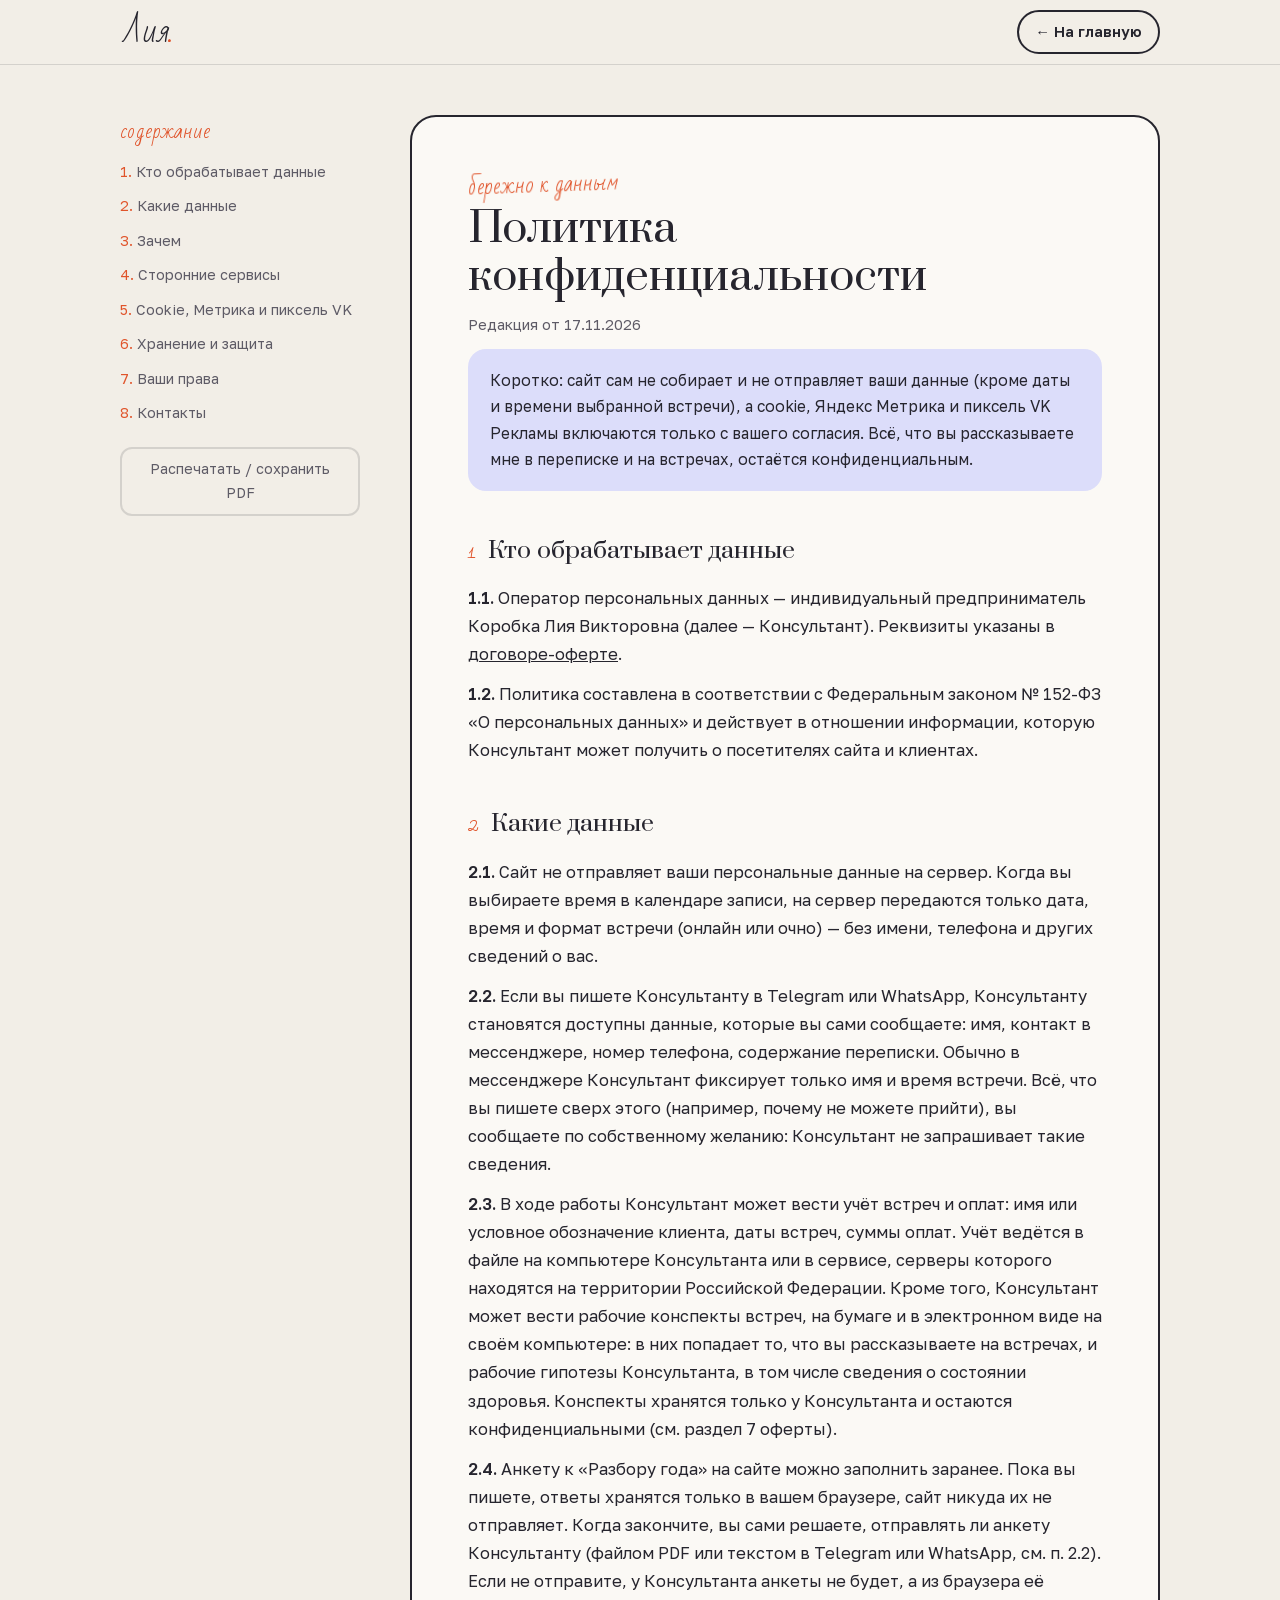
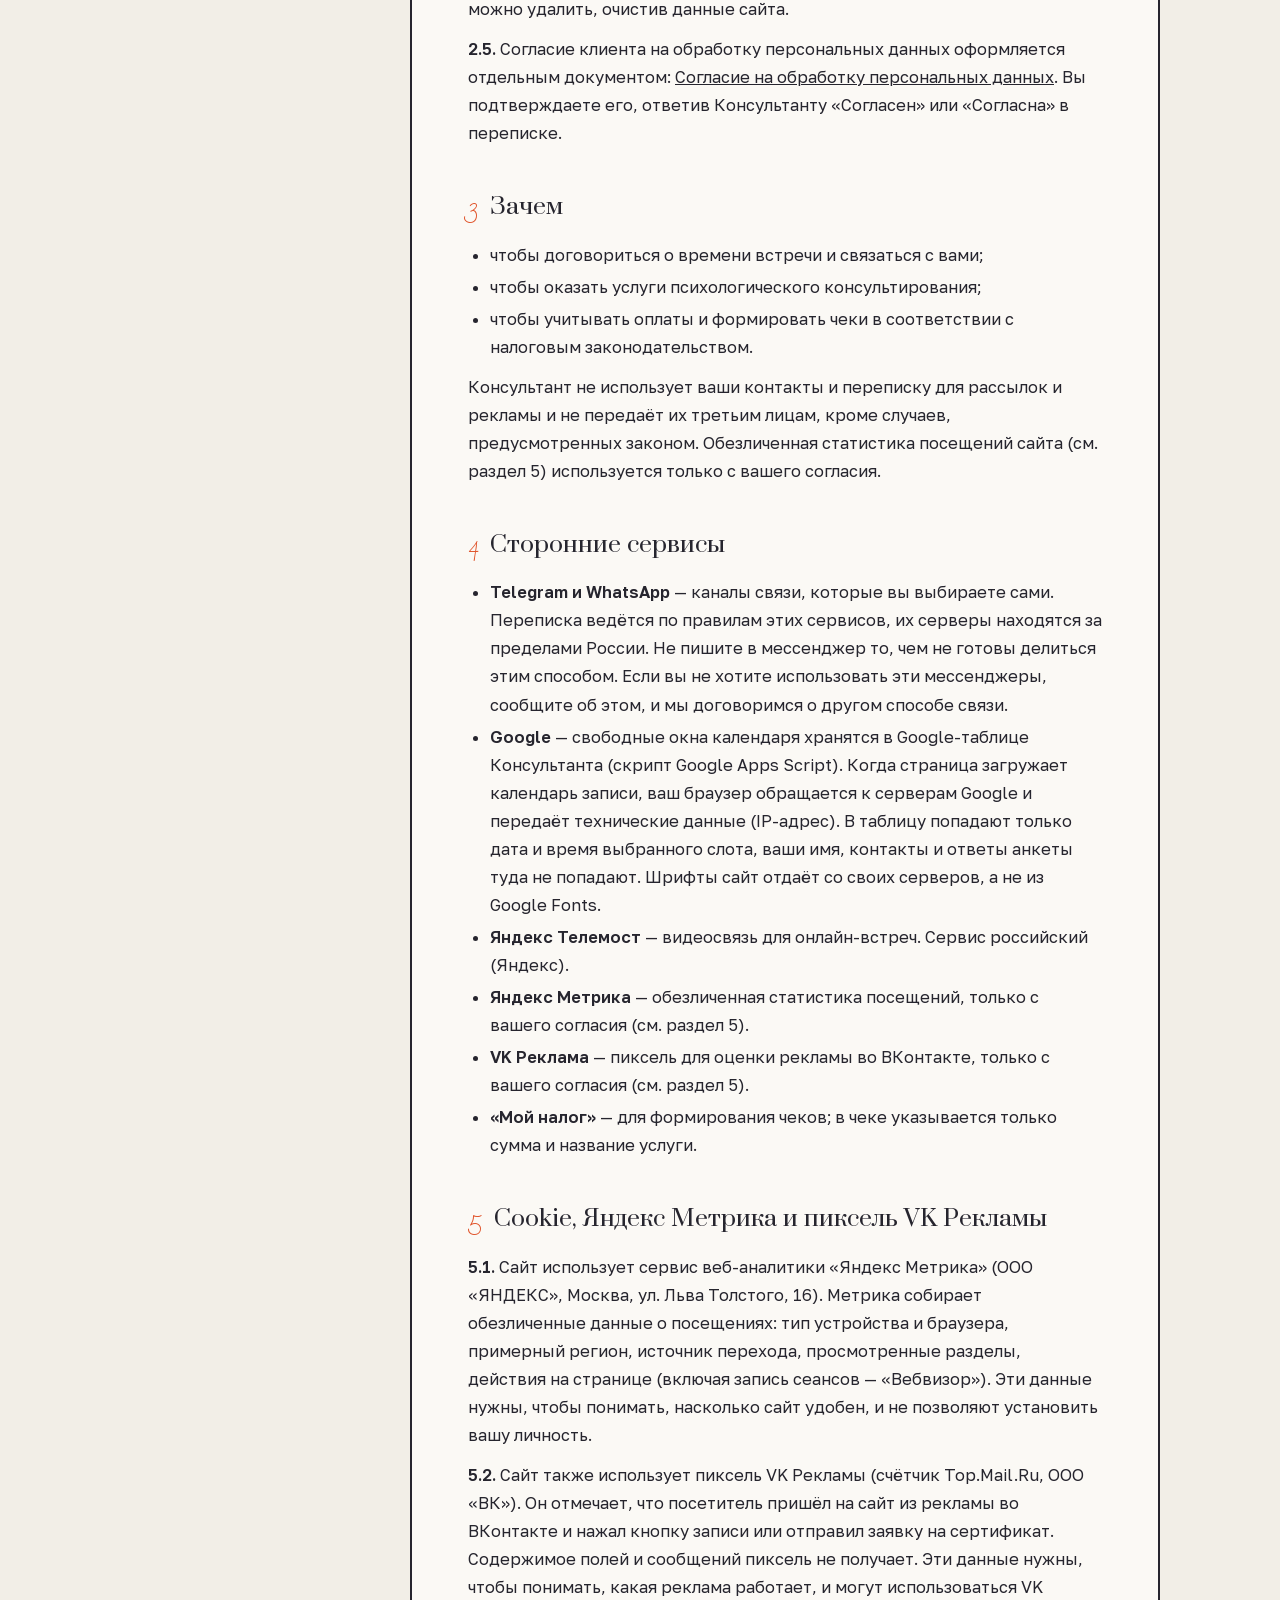
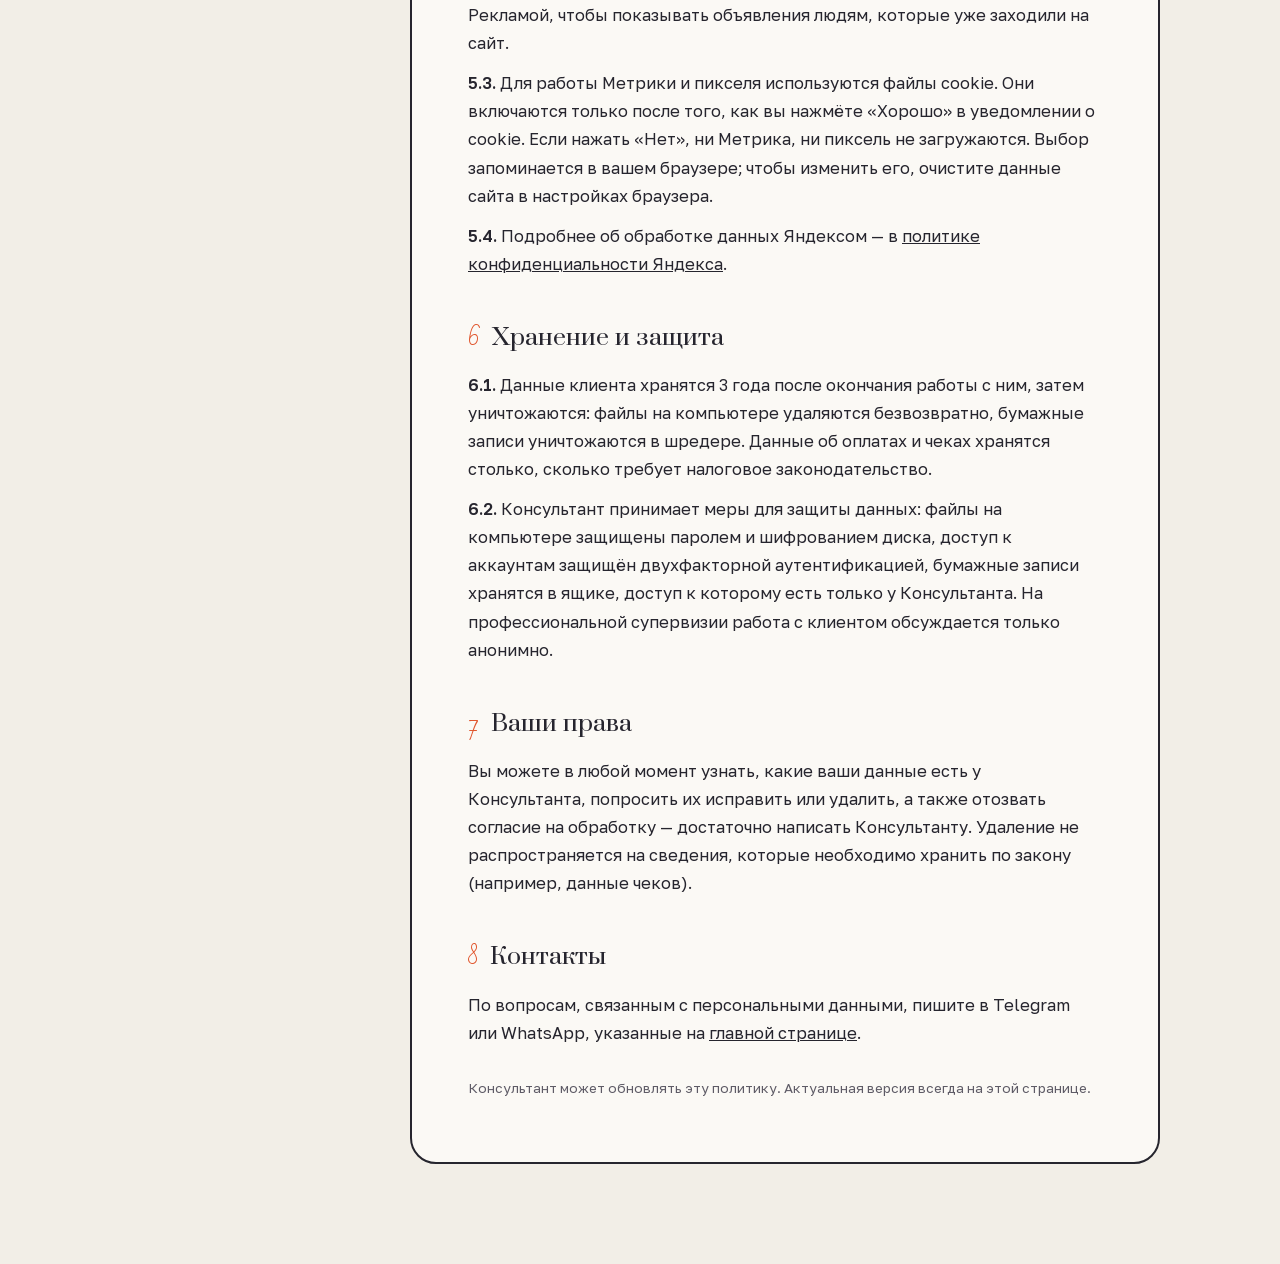
<file: politika.html>
<!DOCTYPE html>
<html lang="ru">
<head>
<meta charset="UTF-8">
<meta name="viewport" content="width=device-width, initial-scale=1.0">
<title>Политика конфиденциальности — Лия, психолог</title>
<meta name="robots" content="noindex">
<link rel="canonical" href="https://liya-psy.ru/politika">
<link rel="icon" href="favicon.ico" sizes="any">
<link rel="icon" href="favicon-120.png" type="image/png" sizes="120x120">
<link rel="icon" href="favicon.svg" type="image/svg+xml">
<link rel="apple-touch-icon" href="apple-touch-icon.png">
<meta name="theme-color" content="#F2EEE7">
<link rel="stylesheet" href="fonts/fonts.css">
<style>
*,*::before,*::after{box-sizing:border-box;margin:0;padding:0}
:root{--paper:#F2EEE7;--paper-2:#EAE5DC;--card:#FBF9F5;--ink:#26252E;--muted:#5E5B66;--accent:#E0542B;--blue:#7B7FE6;--blue-soft:#DCDDFA;--yellow:#F2D45A;--line:rgba(38,37,46,.14)}
html{scroll-behavior:smooth;overflow-x:clip}
body{font-family:'Golos Text',sans-serif;background:var(--paper);color:var(--ink);line-height:1.7;font-size:16.5px;-webkit-font-smoothing:antialiased}
a{color:inherit}
.top{position:sticky;top:0;z-index:10;background:color-mix(in srgb,var(--paper) 90%,transparent);backdrop-filter:blur(10px);border-bottom:1px solid var(--line)}
.top .in{max-width:1080px;margin:0 auto;padding:0 20px;height:64px;display:flex;align-items:center;justify-content:space-between;gap:16px}
.logo{font-family:'Bad Script',cursive;font-size:1.9rem;text-decoration:none;line-height:1}
.logo span{color:var(--accent)}
.back{font-size:.92rem;text-decoration:none;border:2px solid var(--ink);border-radius:999px;padding:7px 16px;font-weight:600;transition:.2s}
.back:hover{background:var(--ink);color:var(--paper)}
.layout{max-width:1080px;margin:0 auto;padding:50px 20px 100px;display:grid;grid-template-columns:240px 1fr;gap:50px;align-items:start}
.toc{position:sticky;top:90px;font-size:.9rem}
.toc b{font-family:'Bad Script',cursive;font-weight:400;color:var(--accent);font-size:1.25rem;display:block;margin-bottom:8px}
.toc ol{list-style:none;display:grid;gap:4px;counter-reset:t}
.toc li{counter-increment:t}
.toc a{text-decoration:none;color:var(--muted);display:block;padding:3px 0}
.toc a::before{content:counter(t) ". ";color:var(--accent)}
.toc a:hover{color:var(--ink)}
.toc .print{margin-top:18px;background:none;border:2px solid var(--line);border-radius:12px;padding:8px 14px;font:inherit;cursor:pointer;color:var(--muted)}
.doc{min-width:0;background:var(--card);border:2px solid var(--ink);border-radius:26px;padding:50px 56px}
.eyebrow{font-family:'Bad Script',cursive;color:var(--accent);font-size:1.3rem;display:inline-block;transform:rotate(-2deg)}
h1{font-family:'Prata',serif;font-weight:400;font-size:clamp(1.8rem,4vw,2.6rem);hyphens:auto;overflow-wrap:break-word;line-height:1.15;margin:4px 0 10px}
.meta{color:var(--muted);font-size:.92rem;margin-bottom:28px}
.lead{background:var(--blue-soft);border-radius:18px;padding:18px 22px;margin-bottom:34px;font-size:.97rem}
h2{font-family:'Prata',serif;font-weight:400;font-size:1.45rem;margin:40px 0 14px;scroll-margin-top:90px;display:flex;gap:12px;align-items:baseline}
h2 .n{font-family:'Bad Script',cursive;color:var(--accent);font-size:1.3rem}
.doc p{margin-bottom:12px}
.doc p .num{font-weight:600;color:var(--ink);margin-right:4px}
.doc ul{margin:0 0 12px 22px}
.doc li{margin-bottom:4px}
.prices{display:grid;grid-template-columns:1fr 1fr;gap:14px;margin:6px 0 16px}
.prices div{border:2px solid var(--line);border-radius:16px;padding:14px 18px}
.prices b{font-family:'Prata',serif;font-weight:400;font-size:1.6rem;color:var(--accent);display:block}
.req{background:var(--paper);border-radius:18px;padding:22px 24px;display:grid;grid-template-columns:auto 1fr;gap:6px 22px;font-size:.95rem}
.req dt{color:var(--muted)}
.req dd{font-weight:500}
.fill{background:var(--yellow);border-radius:4px;padding:0 4px}
.note{font-size:.85rem;color:var(--muted);margin-top:30px}
@media (max-width:860px){.layout{grid-template-columns:minmax(0,1fr);gap:24px;padding-top:24px}.toc{position:static;background:var(--card);border-radius:18px;padding:18px}.doc{padding:28px 22px;border-radius:20px}.prices{grid-template-columns:1fr}.req{grid-template-columns:1fr;gap:0}.req dd{margin-bottom:10px}}
@page{size:A4;margin:20mm 18mm 18mm 20mm}
@media print{.top,.toc,.eyebrow{display:none}.layout{display:block;padding:0;max-width:none}.doc{border:0;padding:0;border-radius:0;background:#fff}html,body{background:#fff;font-size:11pt;line-height:1.5}h1{hyphens:none;font-size:20pt;margin-top:0}h2{font-size:14pt;margin:18pt 0 8pt;break-after:avoid}.doc p,.doc li{break-inside:avoid}.lead{background:none;border:1px solid #bbb}.fill{background:none}.req,.prices div{background:none;border:1px solid #ddd}a{color:inherit;text-decoration:none}}
</style>
</head>
<body>

<header class="top"><div class="in">
  <a href="/" class="logo">Лия<span>.</span></a>
  <a href="/" class="back">← На главную</a>
</div></header>

<div class="layout">
  <nav class="toc" aria-label="Содержание">
    <b>содержание</b>
    <ol>
      <li><a href="#p1">Кто обрабатывает данные</a></li>
      <li><a href="#p2">Какие данные</a></li>
      <li><a href="#p3">Зачем</a></li>
      <li><a href="#p4">Сторонние сервисы</a></li>
      <li><a href="#p5">Cookie, Метрика и пиксель VK</a></li>
      <li><a href="#p6">Хранение и защита</a></li>
      <li><a href="#p7">Ваши права</a></li>
      <li><a href="#p8">Контакты</a></li>
    </ol>
    <button class="print" onclick="print()">Распечатать / сохранить PDF</button>
  </nav>

  <main class="doc">
    <span class="eyebrow">бережно к данным</span>
    <h1>Политика конфиденциальности</h1>
    <!-- Дату меняй при каждом изменении текста -->
    <p class="meta">Редакция от 17.11.2026</p>

    <div class="lead">Коротко: сайт сам не собирает и не отправляет ваши данные (кроме даты и времени выбранной встречи), а cookie, Яндекс Метрика и пиксель VK Рекламы включаются только с вашего согласия. Всё, что вы рассказываете мне в переписке и на встречах, остаётся конфиденциальным.</div>

    <h2 id="p1"><span class="n">1</span>Кто обрабатывает данные</h2>
    <p><span class="num">1.1.</span>Оператор персональных данных — индивидуальный предприниматель Коробка Лия Викторовна (далее — Консультант). Реквизиты указаны в <a href="oferta#s10">договоре-оферте</a>.</p>
    <p><span class="num">1.2.</span>Политика составлена в соответствии с Федеральным законом № 152-ФЗ «О персональных данных» и действует в отношении информации, которую Консультант может получить о посетителях сайта и клиентах.</p>

    <h2 id="p2"><span class="n">2</span>Какие данные</h2>
    <p><span class="num">2.1.</span>Сайт не отправляет ваши персональные данные на сервер. Когда вы выбираете время в календаре записи, на сервер передаются только дата, время и формат встречи (онлайн или очно) — без имени, телефона и других сведений о вас.</p>
    <p><span class="num">2.2.</span>Если вы пишете Консультанту в Telegram или WhatsApp, Консультанту становятся доступны данные, которые вы сами сообщаете: имя, контакт в мессенджере, номер телефона, содержание переписки. Обычно в мессенджере Консультант фиксирует только имя и время встречи. Всё, что вы пишете сверх этого (например, почему не можете прийти), вы сообщаете по собственному желанию: Консультант не запрашивает такие сведения.</p>
    <p><span class="num">2.3.</span>В ходе работы Консультант может вести учёт встреч и оплат: имя или условное обозначение клиента, даты встреч, суммы оплат. Учёт ведётся в файле на компьютере Консультанта или в сервисе, серверы которого находятся на территории Российской Федерации. Кроме того, Консультант может вести рабочие конспекты встреч, на бумаге и в электронном виде на своём компьютере: в них попадает то, что вы рассказываете на встречах, и рабочие гипотезы Консультанта, в том числе сведения о состоянии здоровья. Конспекты хранятся только у Консультанта и остаются конфиденциальными (см. раздел 7 оферты).</p>
    <p><span class="num">2.4.</span>Анкету к «Разбору года» на сайте можно заполнить заранее. Пока вы пишете, ответы хранятся только в вашем браузере, сайт никуда их не отправляет. Когда закончите, вы сами решаете, отправлять ли анкету Консультанту (файлом PDF или текстом в Telegram или WhatsApp, см. п. 2.2). Если не отправите, у Консультанта анкеты не будет, а из браузера её можно удалить, очистив данные сайта.</p>
    <p><span class="num">2.5.</span>Согласие клиента на обработку персональных данных оформляется отдельным документом: <a href="soglasie">Согласие на обработку персональных данных</a>. Вы подтверждаете его, ответив Консультанту «Согласен» или «Согласна» в переписке.</p>

    <h2 id="p3"><span class="n">3</span>Зачем</h2>
    <ul>
      <li>чтобы договориться о времени встречи и связаться с вами;</li>
      <li>чтобы оказать услуги психологического консультирования;</li>
      <li>чтобы учитывать оплаты и формировать чеки в соответствии с налоговым законодательством.</li>
    </ul>
    <p>Консультант не использует ваши контакты и переписку для рассылок и рекламы и не передаёт их третьим лицам, кроме случаев, предусмотренных законом. Обезличенная статистика посещений сайта (см. раздел 5) используется только с вашего согласия.</p>

    <h2 id="p4"><span class="n">4</span>Сторонние сервисы</h2>
    <ul>
      <li><b>Telegram и WhatsApp</b> — каналы связи, которые вы выбираете сами. Переписка ведётся по правилам этих сервисов, их серверы находятся за пределами России. Не пишите в мессенджер то, чем не готовы делиться этим способом. Если вы не хотите использовать эти мессенджеры, сообщите об этом, и мы договоримся о другом способе связи.</li>
      <li><b>Google</b> — свободные окна календаря хранятся в Google-таблице Консультанта (скрипт Google Apps Script). Когда страница загружает календарь записи, ваш браузер обращается к серверам Google и передаёт технические данные (IP-адрес). В таблицу попадают только дата и время выбранного слота, ваши имя, контакты и ответы анкеты туда не попадают. Шрифты сайт отдаёт со своих серверов, а не из Google Fonts.</li>
      <li><b>Яндекс Телемост</b> — видеосвязь для онлайн-встреч. Сервис российский (Яндекс).</li>
      <li><b>Яндекс Метрика</b> — обезличенная статистика посещений, только с вашего согласия (см. раздел 5).</li>
      <li><b>VK Реклама</b> — пиксель для оценки рекламы во ВКонтакте, только с вашего согласия (см. раздел 5).</li>
      <li><b>«Мой налог»</b> — для формирования чеков; в чеке указывается только сумма и название услуги.</li>
    </ul>

    <h2 id="p5"><span class="n">5</span>Cookie, Яндекс Метрика и пиксель VK Рекламы</h2>
    <p><span class="num">5.1.</span>Сайт использует сервис веб-аналитики «Яндекс Метрика» (ООО «ЯНДЕКС», Москва, ул. Льва Толстого, 16). Метрика собирает обезличенные данные о посещениях: тип устройства и браузера, примерный регион, источник перехода, просмотренные разделы, действия на странице (включая запись сеансов — «Вебвизор»). Эти данные нужны, чтобы понимать, насколько сайт удобен, и не позволяют установить вашу личность.</p>
    <p><span class="num">5.2.</span>Сайт также использует пиксель VK Рекламы (счётчик Top.Mail.Ru, ООО «ВК»). Он отмечает, что посетитель пришёл на сайт из рекламы во ВКонтакте и нажал кнопку записи или отправил заявку на сертификат. Содержимое полей и сообщений пиксель не получает. Эти данные нужны, чтобы понимать, какая реклама работает, и могут использоваться VK Рекламой, чтобы показывать объявления людям, которые уже заходили на сайт.</p>
    <p><span class="num">5.3.</span>Для работы Метрики и пикселя используются файлы cookie. Они включаются только после того, как вы нажмёте «Хорошо» в уведомлении о cookie. Если нажать «Нет», ни Метрика, ни пиксель не загружаются. Выбор запоминается в вашем браузере; чтобы изменить его, очистите данные сайта в настройках браузера.</p>
    <p><span class="num">5.4.</span>Подробнее об обработке данных Яндексом — в <a href="https://yandex.ru/legal/confidential/" target="_blank" rel="noopener">политике конфиденциальности Яндекса</a>.</p>

    <h2 id="p6"><span class="n">6</span>Хранение и защита</h2>
    <p><span class="num">6.1.</span>Данные клиента хранятся 3 года после окончания работы с ним, затем уничтожаются: файлы на компьютере удаляются безвозвратно, бумажные записи уничтожаются в шредере. Данные об оплатах и чеках хранятся столько, сколько требует налоговое законодательство.</p>
    <p><span class="num">6.2.</span>Консультант принимает меры для защиты данных: файлы на компьютере защищены паролем и шифрованием диска, доступ к аккаунтам защищён двухфакторной аутентификацией, бумажные записи хранятся в ящике, доступ к которому есть только у Консультанта. На профессиональной супервизии работа с клиентом обсуждается только анонимно.</p>

    <h2 id="p7"><span class="n">7</span>Ваши права</h2>
    <p>Вы можете в любой момент узнать, какие ваши данные есть у Консультанта, попросить их исправить или удалить, а также отозвать согласие на обработку — достаточно написать Консультанту. Удаление не распространяется на сведения, которые необходимо хранить по закону (например, данные чеков).</p>

    <h2 id="p8"><span class="n">8</span>Контакты</h2>
    <p>По вопросам, связанным с персональными данными, пишите в Telegram или WhatsApp, указанные на <a href="/">главной странице</a>.</p>
    <p class="note">Консультант может обновлять эту политику. Актуальная версия всегда на этой странице.</p>
  </main>
</div>
</body>
</html>
</file>
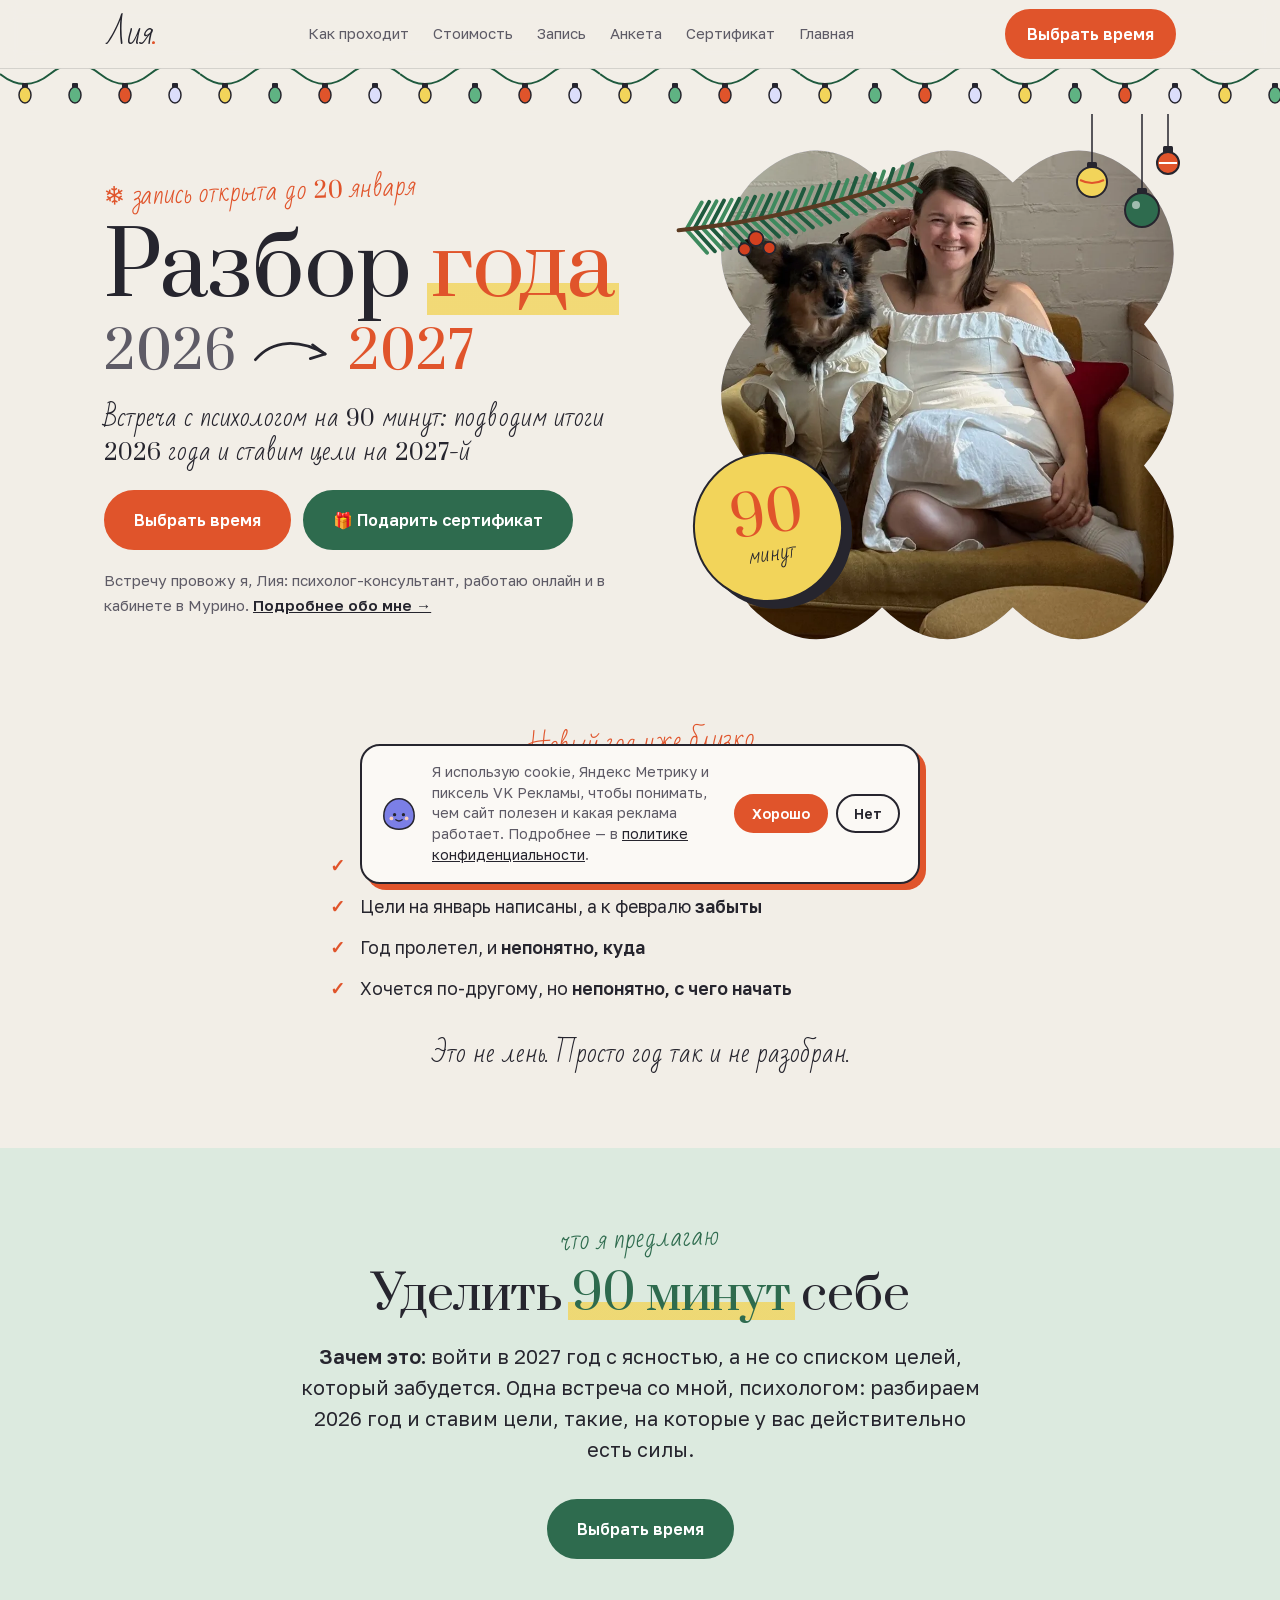
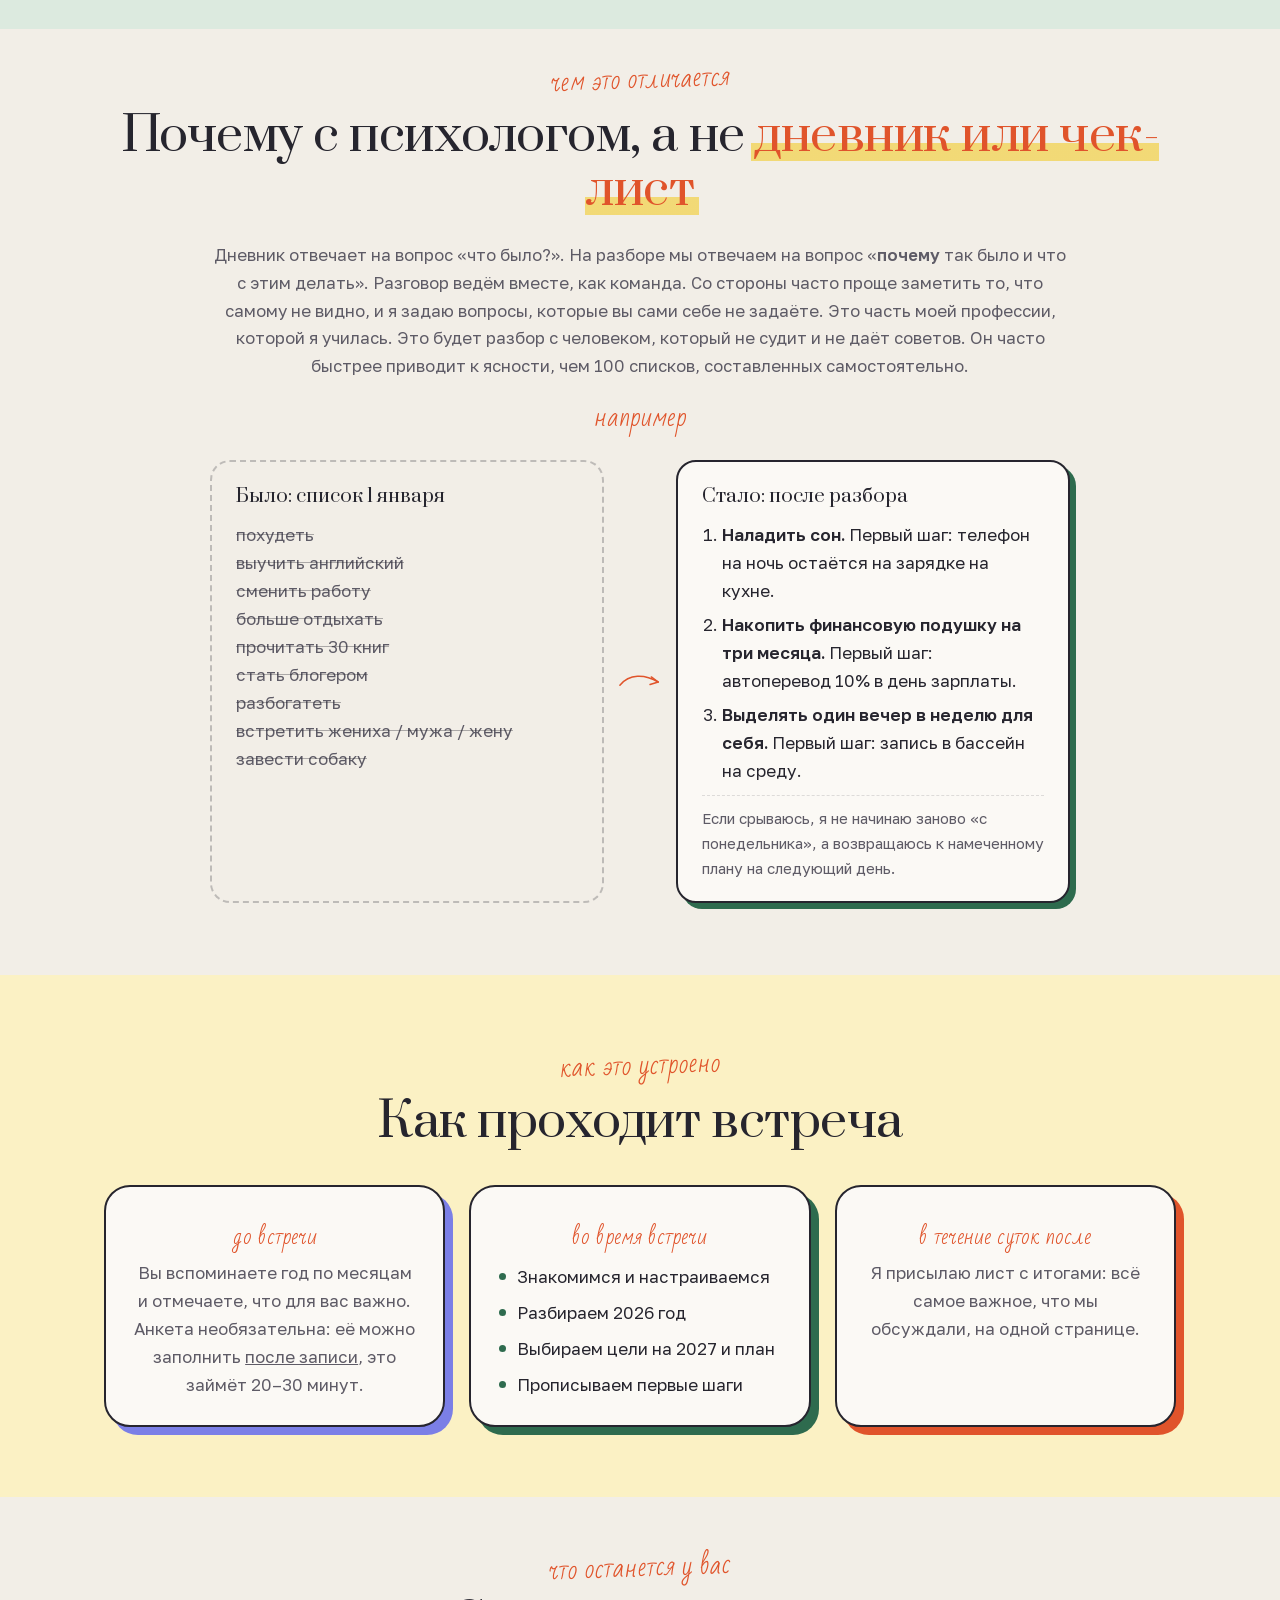
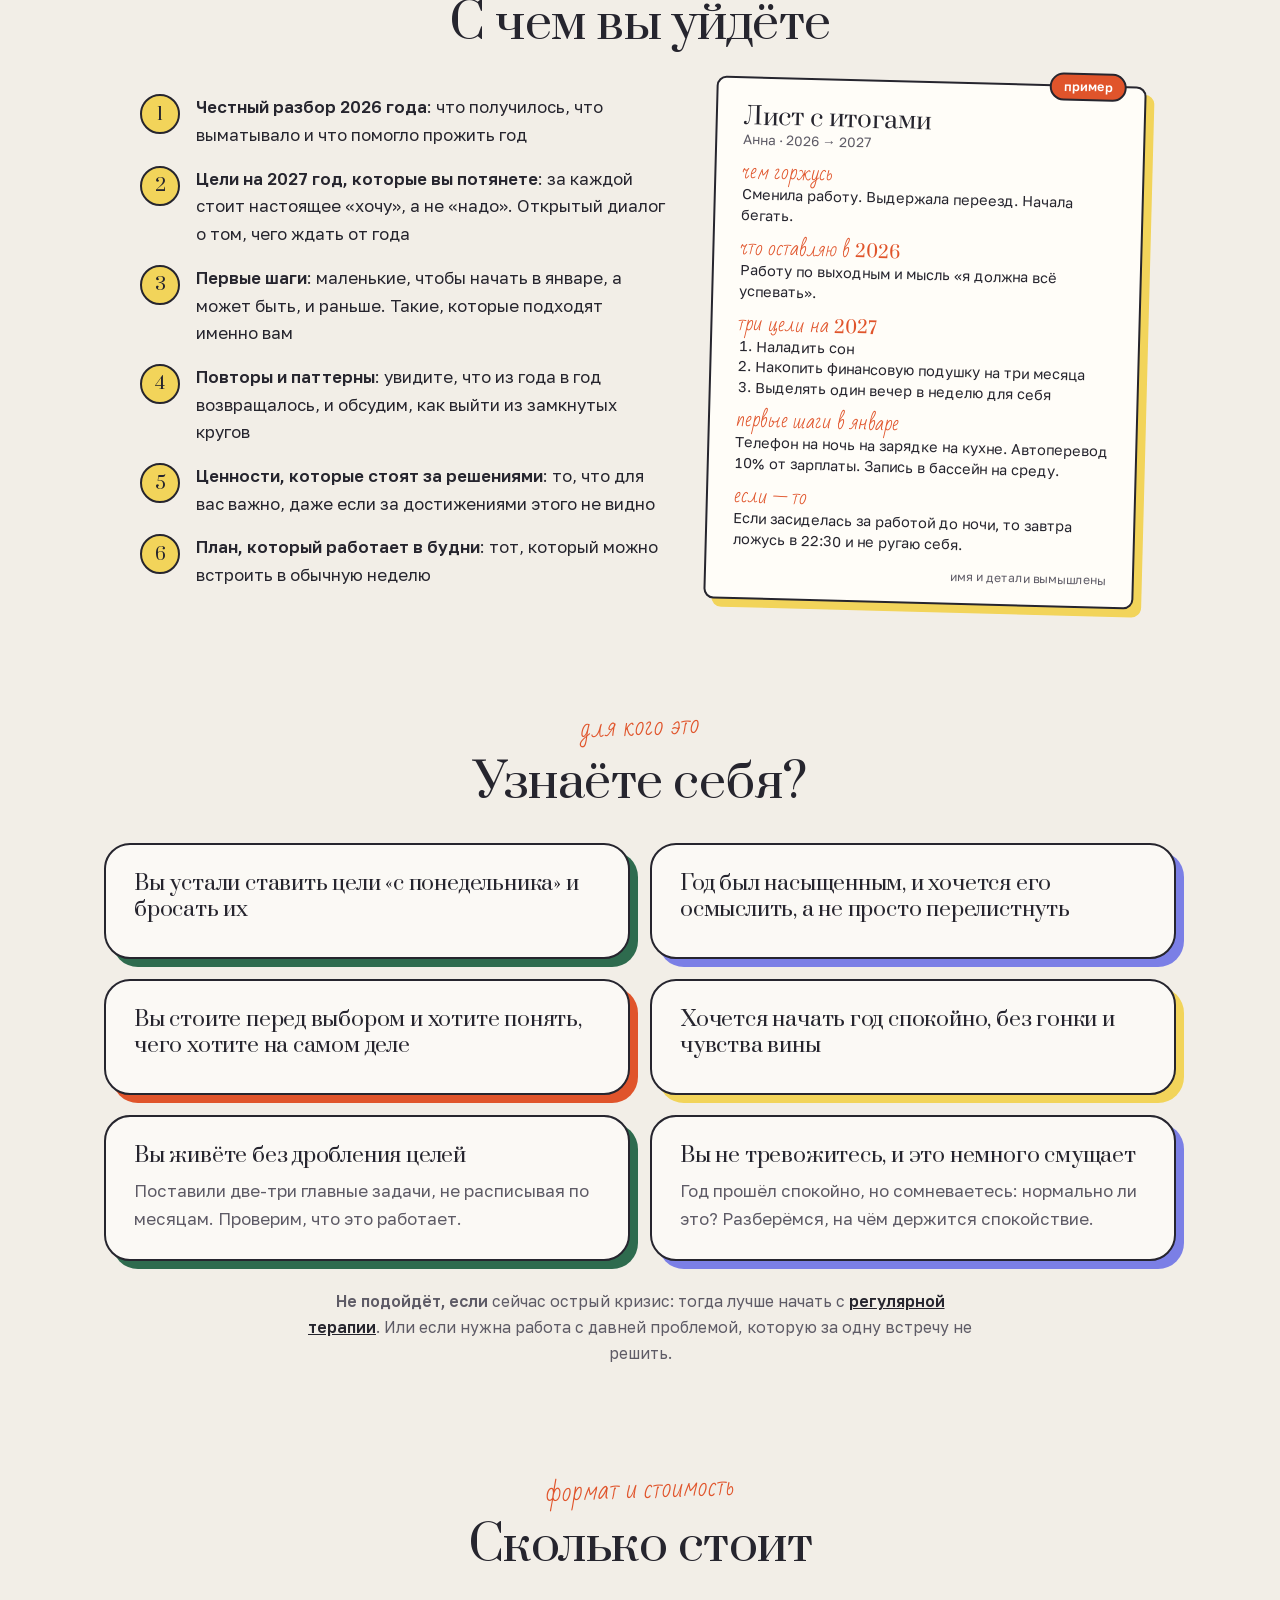
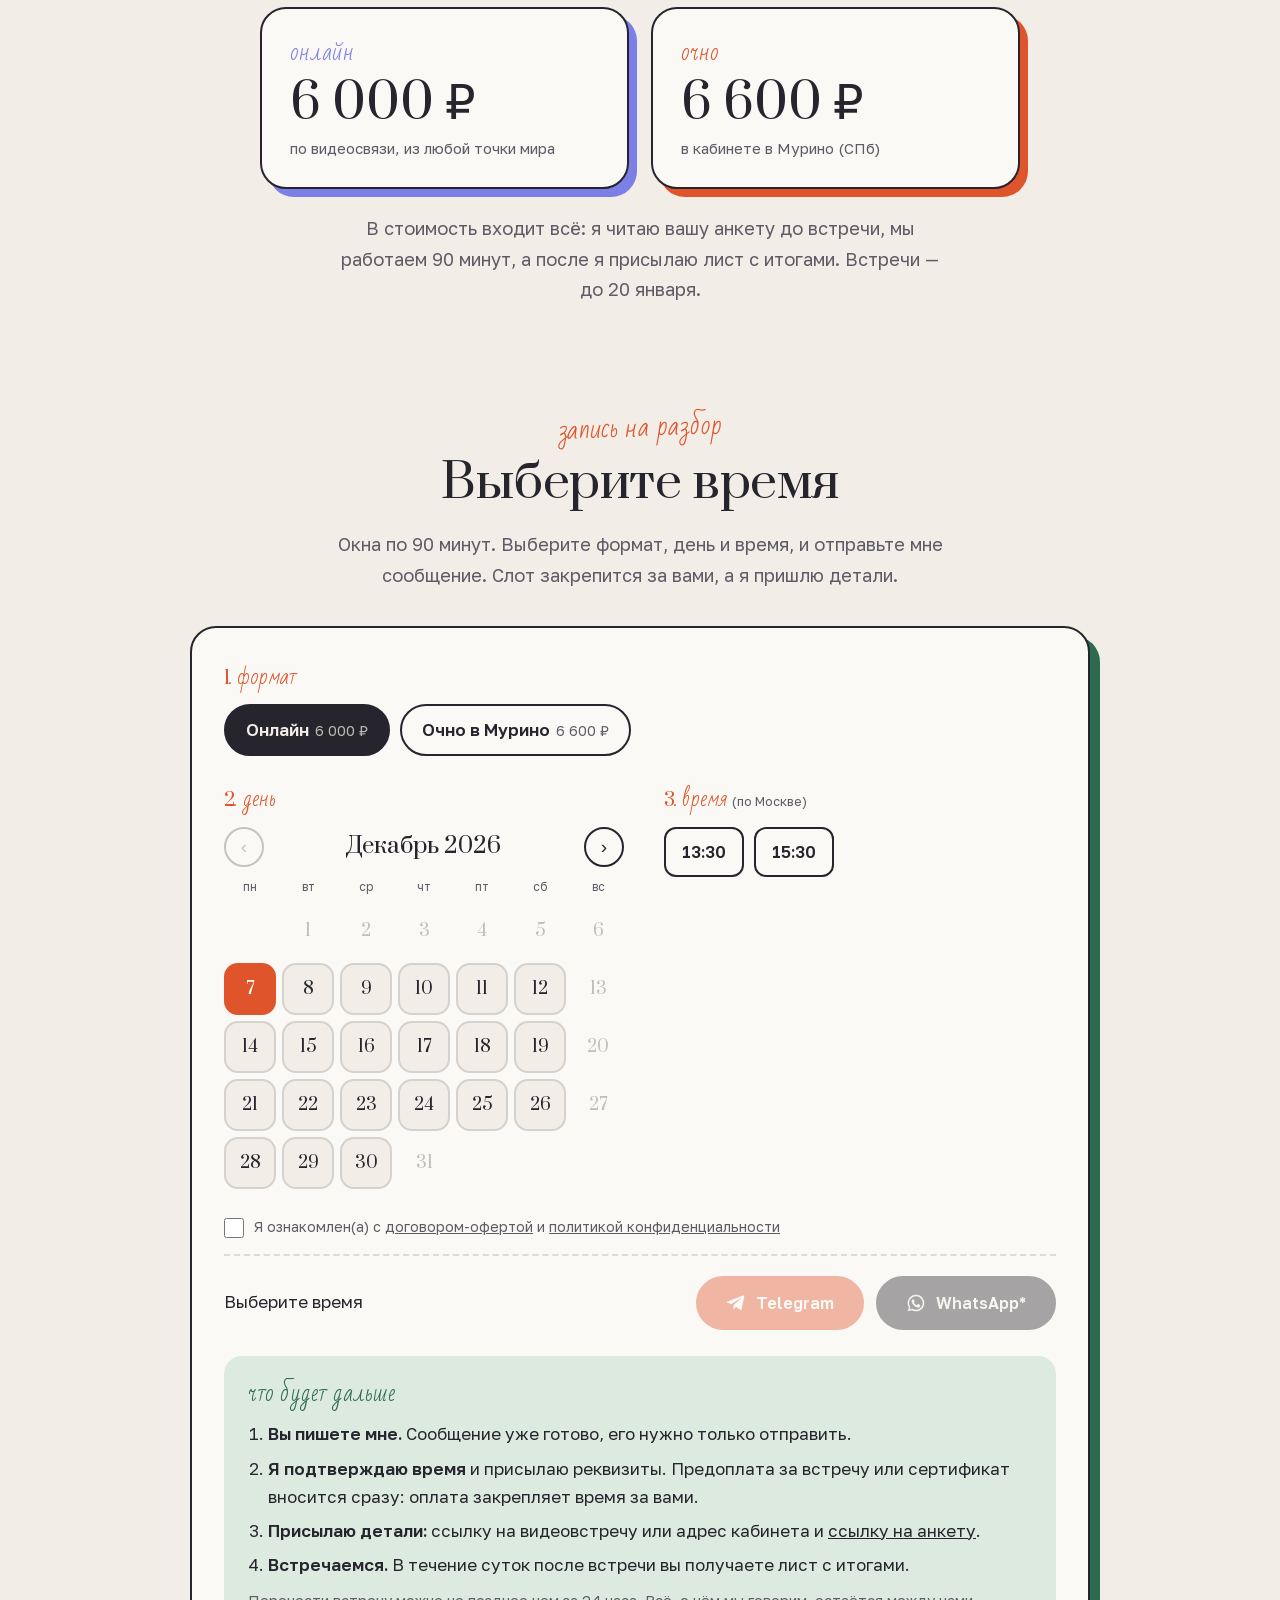
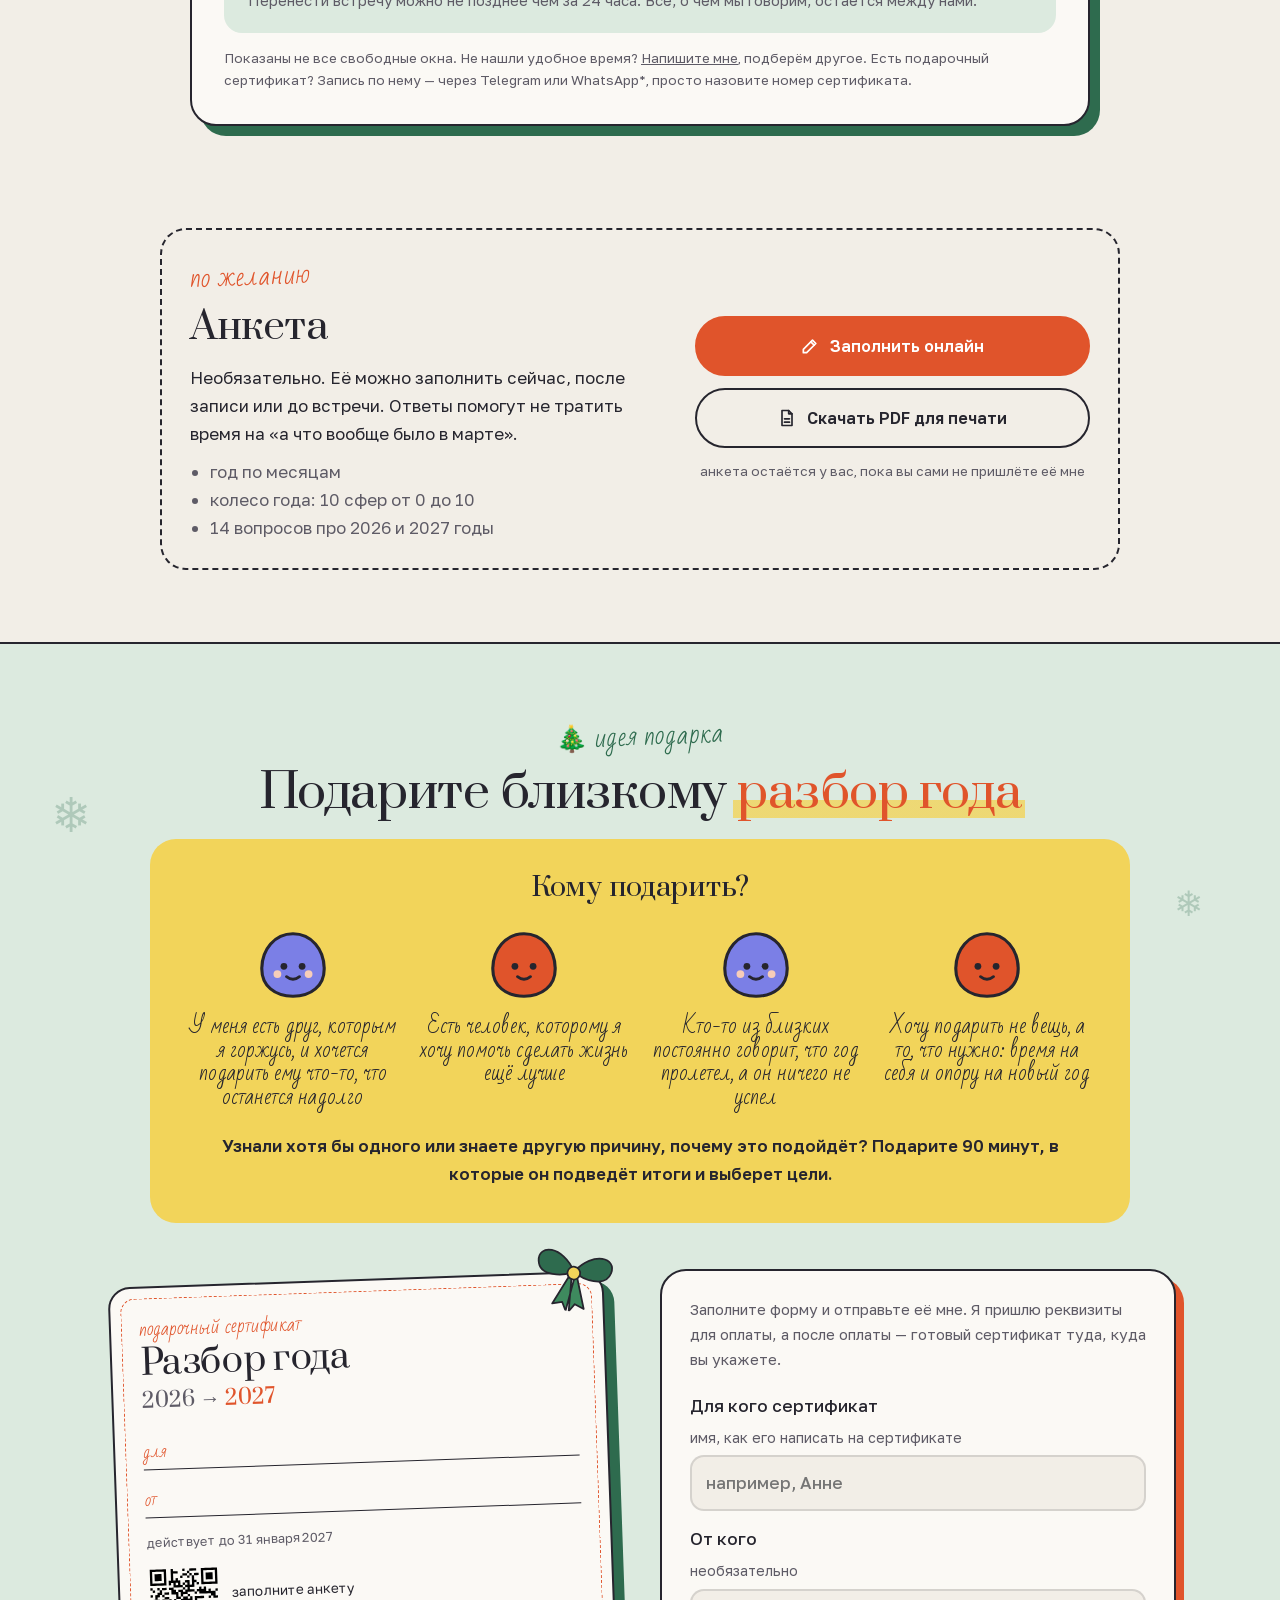
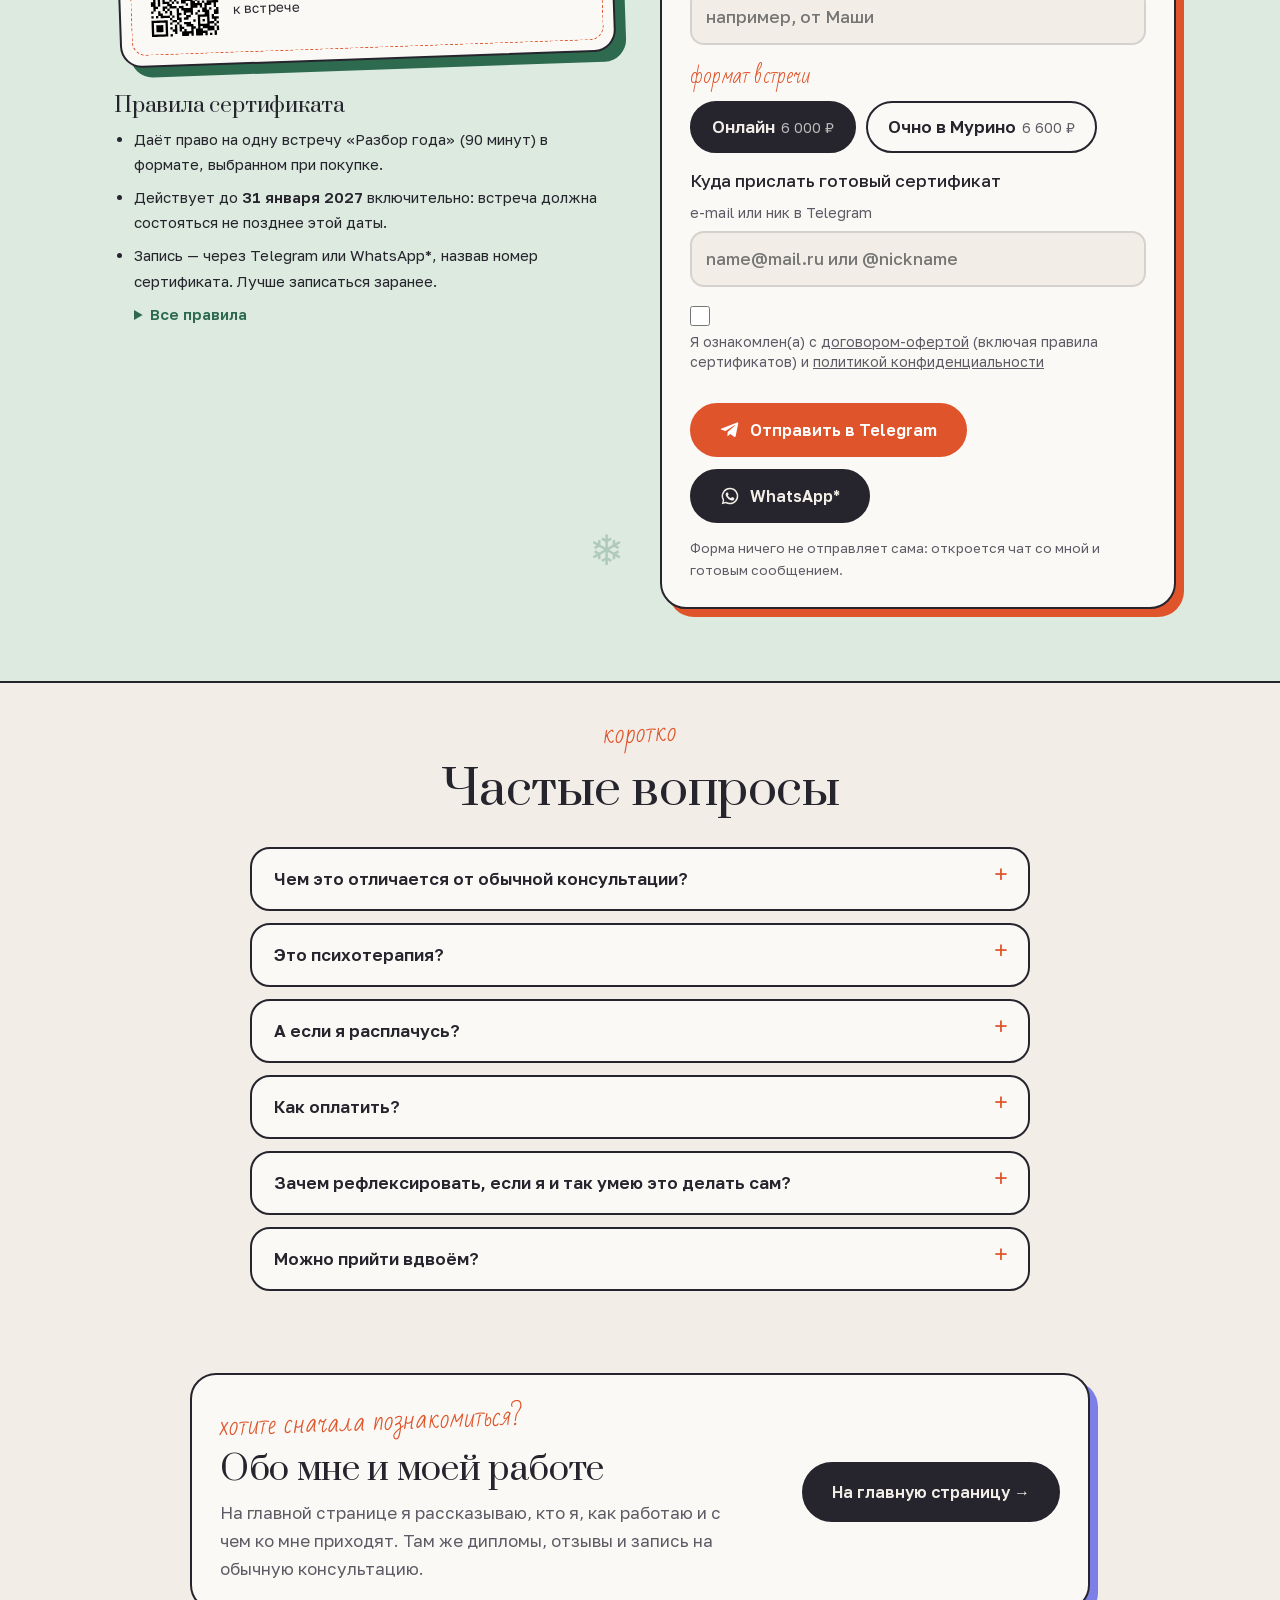
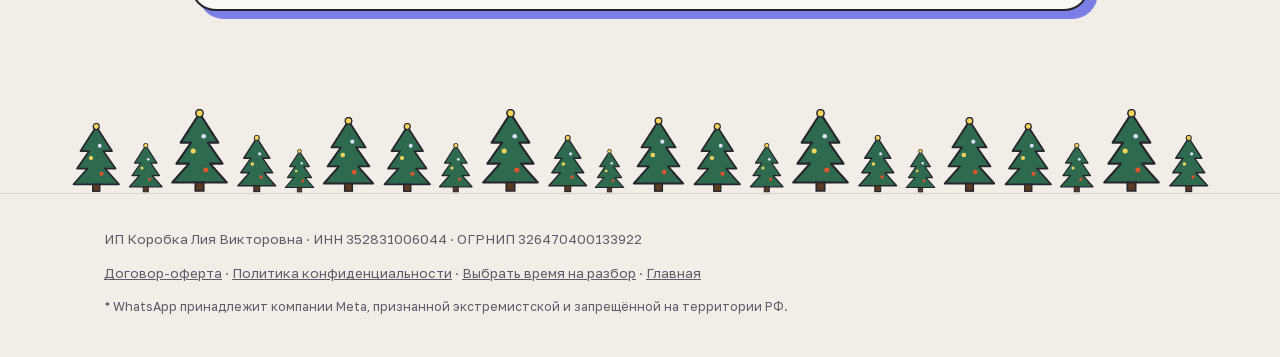
<file: razbor.html>
<!DOCTYPE html>
<html lang="ru">
<head>
<meta charset="UTF-8">
<meta name="viewport" content="width=device-width, initial-scale=1.0">
<meta name="format-detection" content="telephone=no">
<title>Разбор года 2026 → 2027 — психолог Лия</title>
<meta name="description" content="Встреча с психологом на 90 минут: подводим итоги 2026 года и ставим цели на 2027-й. Онлайн или очно в Мурино, можно подарить сертификат.">
<meta property="og:title" content="Разбор года 2026 → 2027">
<meta property="og:description" content="Встреча с психологом на 90 минут: подводим итоги 2026 года и ставим цели на 2027-й.">
<meta property="og:image" content="https://liya-psy.ru/img/razbor.jpg">
<meta property="og:url" content="https://liya-psy.ru/razbor">
<meta property="og:type" content="website">
<meta property="og:locale" content="ru_RU">
<link rel="canonical" href="https://liya-psy.ru/razbor">
<link rel="icon" href="favicon.ico" sizes="any">
<link rel="icon" href="favicon-120.png" type="image/png" sizes="120x120">
<link rel="icon" href="favicon.svg" type="image/svg+xml">
<link rel="apple-touch-icon" href="apple-touch-icon.png">
<meta name="theme-color" content="#F2EEE7">
<link rel="stylesheet" href="fonts/fonts.css">
<link rel="preload" as="font" type="font/woff2" crossorigin href="fonts/prata-cyrillic.woff2">
<link rel="preload" as="font" type="font/woff2" crossorigin href="fonts/badscript-cyrillic.woff2">
<link rel="preload" as="font" type="font/woff2" crossorigin href="fonts/golostext-cyrillic.woff2">
<style>
*,*::before,*::after{box-sizing:border-box;margin:0;padding:0}
:root{
  --paper:#F2EEE7;--paper-2:#EAE5DC;--card:#FBF9F5;--ink:#26252E;--muted:#5E5B66;
  --accent:#E0542B;--accent-soft:#F7CDB9;--blue:#7B7FE6;--blue-soft:#DCDDFA;
  --olive:#6E6C2E;--olive-soft:#E3E2C4;--pine:#2E6B4E;--pine-2:#3E8A5E;--pine-soft:#DCEADF;--yellow:#F2D45A;--line:rgba(38,37,46,.14);
  --f-head:'Prata',serif;--f-body:'Golos Text',sans-serif;--f-hand:'Bad Script',cursive;
  --radius:26px;--wrap:1120px;
}
html{scroll-behavior:smooth;overflow-x:clip}
body{font-family:var(--f-body);background:var(--paper);color:var(--ink);line-height:1.65;font-size:17px;overflow-x:clip;-webkit-font-smoothing:antialiased}
img{max-width:100%;display:block}
a{color:inherit}
.wrap{max-width:var(--wrap);margin:0 auto;padding:0 24px}
h1,h2,h3{font-family:var(--f-head);font-weight:400;line-height:1.12;letter-spacing:-.01em}
h2{font-size:clamp(2rem,4.2vw,3rem);margin-bottom:.4em}
h3{font-size:1.3rem}
em{font-style:normal;color:var(--accent);background:linear-gradient(transparent 62%,rgba(242,212,90,.8) 62%,rgba(242,212,90,.8) 90%,transparent 90%);padding:0 4px;margin:0 -4px}
.eyebrow{display:inline-block;font-family:var(--f-hand);font-size:1.6rem;color:var(--accent);margin-bottom:.3em;transform:rotate(-2deg)}
.lead{font-size:1.15rem;color:var(--muted);max-width:620px}
section{padding:72px 0;position:relative;scroll-margin-top:70px}
@media (max-width:700px){section{padding:52px 0}}
.center{text-align:center}.center .lead{margin:0 auto}

.btn{display:inline-flex;align-items:center;gap:10px;font-family:var(--f-body);font-weight:600;font-size:1rem;padding:15px 28px;border-radius:999px;border:2px solid var(--ink);background:var(--ink);color:var(--paper);text-decoration:none;cursor:pointer;transition:transform .2s,box-shadow .2s}
.btn:hover{transform:translateY(-2px) rotate(-1deg);box-shadow:4px 4px 0 var(--accent)}
.btn--accent{background:var(--accent);border-color:var(--accent);color:#fff}
.btn--accent:hover{box-shadow:4px 4px 0 var(--ink)}
.btn--ghost{background:transparent;color:var(--ink)}
.btn--pine{background:var(--pine);border-color:var(--pine);color:#fff}
.btn--pine:hover{box-shadow:4px 4px 0 var(--ink)}
.btn svg{width:20px;height:20px;flex:none}
.btn:disabled{opacity:.4;pointer-events:none}
.btns{display:flex;flex-wrap:wrap;gap:12px}

.nav{position:sticky;top:0;z-index:50;background:color-mix(in srgb,var(--paper) 88%,transparent);backdrop-filter:blur(10px);border-bottom:1px solid var(--line)}
.nav .wrap{display:flex;align-items:center;justify-content:space-between;height:68px;gap:16px}
.logo{font-family:var(--f-hand);font-size:2rem;text-decoration:none;line-height:1}
.logo span{color:var(--accent)}
.nav-links{display:flex;gap:24px;list-style:none;font-size:.95rem}
.nav-links a{text-decoration:none;color:var(--muted)}
.nav-links a:hover{color:var(--accent)}
.nav .btn{padding:10px 20px}
@media (max-width:900px){.nav-links{display:none}}

.photo{position:relative;overflow:hidden;background:var(--blue-soft)}
.photo img{width:100%;height:100%;object-fit:cover}
.cloud{clip-path:url(#cloud)}

/* hero */
.hero{padding:40px 0 60px}
.hero .wrap{display:grid;grid-template-columns:1.1fr .9fr;gap:56px;align-items:center}
.hero h1{font-size:clamp(3rem,7vw,5.4rem);margin-bottom:10px}
.years{display:flex;align-items:center;gap:16px;font-family:var(--f-head);font-size:clamp(2rem,4.5vw,3.2rem);line-height:1;margin-bottom:22px}
.years .old{color:var(--muted)}.years .new{color:var(--accent)}
.years svg{width:80px;height:40px}
.hero p.hand{font-family:var(--f-hand);font-size:1.6rem;line-height:1.3;margin-bottom:22px;max-width:560px}
.chips{display:flex;flex-wrap:wrap;gap:10px;margin:24px 0 0}
.chip{border:1.5px solid var(--line);background:var(--card);border-radius:999px;padding:7px 16px;font-size:.9rem;color:var(--muted)}
.chip b{color:var(--ink);font-weight:600}
.hero-visual{position:relative}
.hero-visual .photo{aspect-ratio:1/1.08}
.hero-visual .photo img{object-position:50% 40%}
.badge{position:absolute;left:-26px;bottom:40px;width:150px;height:150px;border-radius:50%;background:var(--yellow);border:2px solid var(--ink);box-shadow:8px 8px 0 var(--ink);display:flex;flex-direction:column;align-items:center;justify-content:center;transform:rotate(-8deg);z-index:2}
.badge b{font-family:var(--f-head);font-weight:400;font-size:3.4rem;line-height:1;color:var(--accent)}
.badge span{font-family:var(--f-hand);font-size:1.3rem;line-height:1}
@media (max-width:860px){.hero .wrap{grid-template-columns:1fr;gap:36px}.hero-visual{max-width:440px;margin:0 auto}.badge{left:-6px;width:120px;height:120px}.badge b{font-size:2.6rem}}

/* карточки */
.card{background:var(--card);border:2px solid var(--ink);border-radius:var(--radius);padding:26px 28px;box-shadow:8px 8px 0 var(--c,var(--accent))}
.pain{display:grid;grid-template-columns:1fr 1fr;gap:20px;margin-top:34px}
.pain .card{display:flex;gap:16px;align-items:center;font-size:1.05rem}
.pain svg{width:40px;height:40px;flex:none}
.pain-note{font-family:var(--f-hand);font-size:1.6rem;margin-top:30px;text-align:center}
.offer{background:var(--pine-soft);padding:70px 0}
.offer h2 em{color:var(--pine)}
.offer .say{font-size:1.25rem;line-height:1.55;max-width:680px;margin:0 auto}
.offer .btn{margin-top:34px}
.offer-grid{display:grid;grid-template-columns:repeat(3,1fr);gap:22px;margin:38px 0 30px;text-align:left}
.offer-grid .card{--c:var(--pine)}
.offer-grid .k{font-family:var(--f-hand);font-size:1.5rem;color:var(--pine);line-height:1.1}
.offer-grid b{display:block;font-family:var(--f-head);font-weight:400;font-size:1.35rem;margin:4px 0 8px}
.offer-grid p{color:var(--muted)}
.offer-facts{display:flex;flex-wrap:wrap;justify-content:center;gap:8px;margin-bottom:22px}
.offer-facts span{background:var(--card);border:1.5px solid var(--ink);border-radius:999px;padding:5px 16px;font-size:.95rem}
.offer .once{color:var(--muted);max-width:560px;margin:0 auto 26px}
@media (max-width:800px){.offer{padding:50px 0}.offer-grid{grid-template-columns:1fr}.offer .say{font-size:1.1rem}}
.cmp{display:grid;grid-template-columns:1fr auto 1.2fr;gap:16px 14px;align-items:stretch;max-width:860px;margin:34px auto 0}
.cmp .h{font-family:var(--f-hand);font-size:1.4rem}
.cmp .l{color:var(--muted);padding:16px 20px;border:2px dashed rgba(38,37,46,.25);border-radius:20px;display:flex;align-items:center}
.cmp .r{font-weight:500;padding:16px 20px;background:var(--card);border:2px solid var(--ink);border-radius:20px;box-shadow:6px 6px 0 var(--blue);display:flex;align-items:center}
.cmp .ar{width:44px;height:22px;color:var(--accent);align-self:center}
.who-line{margin-top:18px;font-size:.95rem;color:var(--muted);max-width:520px}
.who-line a{color:var(--ink);font-weight:600;white-space:nowrap}
.ex{max-width:860px;margin:24px auto 0}
.ex-h{display:flex;justify-content:center;margin-bottom:30px}
.ex-h span{font-family:var(--f-hand);font-size:1.6rem;color:var(--accent);line-height:1}
.ex-grid{display:grid;grid-template-columns:1fr auto 1fr;gap:14px;align-items:stretch}
.ex-grid .ar{width:44px;height:22px;color:var(--accent);align-self:center}
.ex-was{padding:20px 24px;border:2px dashed rgba(38,37,46,.25);border-radius:20px;color:var(--muted)}
.ex-was b,.ex-now>b{display:block;font-family:var(--f-head);font-weight:400;font-size:1.15rem;color:var(--ink);margin-bottom:8px}
.ex-was ul{list-style:none}.ex-was li{text-decoration:line-through;text-decoration-color:rgba(38,37,46,.35)}
.ex-now{padding:20px 24px;background:var(--card);border:2px solid var(--ink);border-radius:20px;box-shadow:6px 6px 0 var(--pine)}
.ex-now ol{margin:0 0 10px 20px}.ex-now li{margin-bottom:6px}
.ex-now p{font-size:.95rem;color:var(--muted);border-top:1.5px dashed var(--line);padding-top:10px}
@media (max-width:700px){.ex-grid{grid-template-columns:1fr}.ex-grid .ar{transform:rotate(90deg);margin:0 auto}}
.steps--wide{grid-template-columns:1fr 1.5fr 1fr}
.tl{list-style:none;margin-top:8px;display:grid;gap:8px;text-align:left}
.tl li{position:relative;padding-left:18px;color:var(--ink)}
.tl li::before{content:"";position:absolute;left:0;top:.6em;width:7px;height:7px;border-radius:50%;background:var(--pine)}
.get-wrap{display:grid;grid-template-columns:1.1fr .9fr;gap:44px;align-items:center;max-width:1000px;margin:30px auto 0}
.get-wrap .get{margin:0;max-width:none}
.sheet{position:relative;background:#fffdf8;border:2px solid var(--ink);border-radius:10px;padding:26px 26px 18px;box-shadow:8px 8px 0 var(--yellow);transform:rotate(1.5deg);font-size:.9rem;line-height:1.45}
.sheet-tag{position:absolute;top:-14px;right:18px;background:var(--accent);color:#fff;font-size:.78rem;font-weight:600;padding:3px 12px;border-radius:999px;border:2px solid var(--ink)}
.sheet-t{font-family:var(--f-head);font-size:1.5rem;line-height:1.1}
.sheet-y{color:var(--muted);font-size:.85rem;margin-bottom:6px}
.sheet-k{font-family:var(--f-hand);font-size:1.25rem;color:var(--accent);margin-top:10px;line-height:1.2}
.sheet ol{margin-left:18px}
.sheet figcaption{margin-top:12px;font-size:.75rem;color:var(--muted);text-align:right}
@media (max-width:860px){.get-wrap{grid-template-columns:1fr;gap:34px}.sheet{max-width:400px;margin:0 auto}}
.fw{display:grid;grid-template-columns:1fr 1fr;gap:24px;margin-top:34px}
.fw h3{font-family:var(--f-head);font-weight:400;font-size:1.4rem;margin-bottom:12px}
.fw ul{list-style:none;display:grid;gap:10px}
.fw li{position:relative;padding-left:30px}
.fw li::before{position:absolute;left:0;top:0;font-weight:700}
.fw .yes li::before{content:"✓";color:var(--pine)}
.fw .no li::before{content:"✕";color:var(--muted)}
@media (max-width:760px){.fw{grid-template-columns:1fr}}
.next{margin-top:26px;padding:20px 24px;background:var(--pine-soft);border-radius:18px}
.next-h{font-family:var(--f-hand);font-size:1.4rem;color:var(--pine);margin-bottom:8px}
.next ol{margin:0 0 10px 20px;display:grid;gap:6px}
.next p{font-size:.92rem;color:var(--muted)}
.home-card{--c:var(--blue);display:flex;align-items:center;justify-content:space-between;gap:28px;max-width:900px;margin:0 auto}
.home-card p{color:var(--muted);max-width:520px}
.home-card .btn{flex:none}
@media (max-width:760px){.home-card{flex-direction:column;align-items:flex-start}}
.plate{border:2px solid var(--ink);border-radius:30px;padding:44px 40px;box-shadow:10px 10px 0 var(--c,var(--ink));max-width:1000px;margin:0 auto}
.plate--blue{background:#E4E6FB;--c:var(--blue)}
.plate--yellow{background:#FBF1C4;--c:var(--yellow)}
.plate--pine{background:var(--pine-soft);--c:var(--pine)}
.band--yellow{background:#FBF1C4;padding:70px 0}
.get-band{max-width:1000px;margin:0 auto}
@media (max-width:700px){.band--yellow{padding:50px 0}}
.anketa.soft{box-shadow:none;border-style:dashed;background:transparent}
.cert-qr{display:flex;align-items:center;gap:12px;margin-top:14px;font-size:.85rem;line-height:1.3;color:var(--ink)}
.cert-qr img{width:72px;height:72px;flex:none}
.portraits{display:grid;grid-template-columns:1fr 1fr;gap:20px;margin-top:34px;text-align:left}
.portraits h3{font-family:var(--f-head);font-weight:400;font-size:1.3rem;line-height:1.25;margin-bottom:8px}
.portraits p{color:var(--muted)}
.not-for{max-width:680px;margin:28px auto 0;color:var(--muted);font-size:.98rem;text-align:center}
.not-for a{color:var(--ink);font-weight:600}
.check-me{max-width:720px;margin:0 auto 34px;padding:24px 28px;background:var(--card);border:2px solid var(--ink);border-radius:22px;text-align:left}
.check-me h3{font-family:var(--f-head);font-weight:400;font-size:1.4rem;margin-bottom:12px}
.check-me ul{list-style:none;display:grid;gap:9px}
.check-me li{position:relative;padding-left:28px}
.check-me li::before{content:"✓";position:absolute;left:0;color:var(--pine);font-weight:700}
.check-me p{margin-top:14px;color:var(--muted)}
@media (max-width:700px){.portraits{grid-template-columns:1fr}}
.gift-who{max-width:980px;margin:0 auto 46px;background:#F2D45A;border-radius:26px;padding:34px 36px;color:var(--ink);text-align:center}
.gift-who h3{font-family:var(--f-head);font-weight:400;font-size:1.7rem;margin-bottom:6px}
.gift-who .people{display:grid;grid-template-columns:repeat(4,1fr);gap:18px;margin-top:22px}
.gift-who .person svg{width:78px;height:78px;display:block;margin:0 auto;overflow:visible}
.gift-who .person p{font-family:var(--f-hand);color:var(--ink);font-weight:400;font-size:1.3rem;line-height:1.15;margin-top:10px}
.gift-who-say{margin-top:24px;font-size:1.05rem;font-weight:600}
.form-note{font-size:.95rem;color:var(--muted);margin-bottom:6px}
@media (max-width:760px){.gift-who{padding:26px 20px}.gift-who .people{grid-template-columns:1fr 1fr}}
.why{max-width:860px;margin:26px auto 0;font-size:1.05rem;color:var(--muted)}
.knows{list-style:none;max-width:620px;margin:26px auto 0;display:grid;gap:12px;text-align:left;font-size:1.1rem}
.knows li{position:relative;padding-left:30px}
.knows li::before{content:"✓";position:absolute;left:0;color:var(--accent);font-weight:700}
@media (max-width:860px){.steps,.steps--wide{grid-template-columns:1fr}}
@media (max-width:700px){.plate{padding:30px 20px;border-radius:24px}}
.rules .more{margin-top:4px}
.rules .more summary{cursor:pointer;font-weight:600;margin:0 0 8px 20px;color:var(--pine)}
@media (max-width:700px){.pain{grid-template-columns:1fr}.cmp{grid-template-columns:1fr;gap:10px}.cmp .h{display:none}.cmp .ar{display:block;width:30px;height:16px;transform:rotate(90deg);margin:2px auto}.cmp .l::before{content:"обычно: ";font-family:var(--f-hand);font-size:1.25rem;color:var(--ink);margin-right:6px;white-space:nowrap}.cmp .r::before{content:"на разборе: ";font-family:var(--f-hand);font-size:1.25rem;color:var(--blue);margin-right:6px;white-space:nowrap}.cmp .r{margin-bottom:0}}

.steps{display:grid;grid-template-columns:repeat(3,1fr);gap:24px;margin-top:36px}
.step .num{font-family:var(--f-head);font-size:2.6rem;line-height:1;color:var(--accent)}
.step .when{font-family:var(--f-hand);font-size:1.35rem;color:var(--accent);margin:6px 0 4px}
.step p{color:var(--muted)}
.step .tags{display:flex;flex-wrap:wrap;gap:6px;margin-top:12px}
.step .tags span{border:1.5px solid var(--ink);border-radius:999px;padding:2px 12px;font-size:.82rem;background:var(--paper)}
.get{list-style:none;display:grid;gap:16px;max-width:760px;margin:30px auto 0}
.get li{display:flex;gap:16px;align-items:flex-start;font-size:1.05rem}
.get .n{flex:none;width:40px;height:40px;border-radius:50%;border:2px solid var(--ink);background:var(--yellow);display:grid;place-items:center;font-family:var(--f-head);font-size:1.1rem}
@media (max-width:860px){.steps{grid-template-columns:1fr}}

/* цены */
.prices{display:grid;grid-template-columns:1fr 1fr;gap:22px;max-width:760px;margin:34px auto 0}
.price .k{font-family:var(--f-hand);font-size:1.4rem}
.price .v{font-family:var(--f-head);font-size:3rem;line-height:1.1;margin:6px 0}
.price .v s{font-size:1.4rem;color:var(--muted);margin-left:10px}
.price p{color:var(--muted);font-size:.95rem}
.early{max-width:760px;margin:26px auto 0;background:var(--yellow);border:2px solid var(--ink);border-radius:20px;padding:14px 22px;text-align:center;font-weight:500;transform:rotate(-.6deg)}
@media (max-width:600px){.prices{grid-template-columns:1fr}}

/* анкета */
.anketa{display:grid;grid-template-columns:1.2fr 1fr;gap:30px;align-items:center;max-width:960px;margin:0 auto;--c:var(--olive)}
.anketa ul{margin:10px 0 0 20px;color:var(--muted)}
@media (max-width:760px){.anketa{grid-template-columns:1fr}}

/* запись */
.book-card{background:var(--card);border:2px solid var(--ink);border-radius:var(--radius);padding:32px;max-width:900px;margin:36px auto 0;box-shadow:10px 10px 0 var(--pine)}
.bk-label{font-family:var(--f-hand);font-size:1.3rem;color:var(--accent);margin:0 0 10px}
.bk-format{display:flex;gap:10px;flex-wrap:wrap;margin-bottom:26px}
.pill{border:2px solid var(--ink);background:transparent;border-radius:999px;padding:10px 20px;font:inherit;font-weight:600;cursor:pointer;color:var(--ink);transition:.2s}
.pill small{font-weight:400;color:var(--muted);margin-left:6px}
.pill.on{background:var(--ink);color:var(--paper)}
.pill.on small{color:var(--paper);opacity:.75}
.bk-grid{display:grid;grid-template-columns:minmax(0,400px) 1fr;gap:40px}
.bk-grid .slots{align-content:flex-start}
@media (max-width:760px){.bk-grid{grid-template-columns:1fr;gap:0}}
.cal{max-width:400px;margin-bottom:24px}
.cal-head{display:flex;align-items:center;justify-content:space-between;margin-bottom:10px}
.cal-head b{font-family:var(--f-head);font-weight:400;font-size:1.4rem;text-transform:capitalize}
.cal-head button{width:40px;height:40px;border-radius:50%;border:2px solid var(--ink);background:none;font-size:1.2rem;cursor:pointer;color:var(--ink)}
.cal-head button:disabled{opacity:.25;cursor:default}
.cal-grid{display:grid;grid-template-columns:repeat(7,1fr);gap:6px}
.cal-grid .wd{text-align:center;font-size:.75rem;color:var(--muted);padding-bottom:2px}
.cal-grid button{aspect-ratio:1;border-radius:14px;border:2px solid var(--line);background:var(--paper);font:inherit;font-family:var(--f-head);font-size:1.05rem;cursor:pointer;color:var(--ink);transition:.15s}
.cal-grid button:hover:not(:disabled){border-color:var(--accent)}
.cal-grid button:disabled{border-color:transparent;background:transparent;color:rgba(38,37,46,.28);cursor:default}
.cal-grid button.on{background:var(--accent);border-color:var(--accent);color:#fff}
.slots{display:flex;flex-wrap:wrap;gap:10px;min-height:48px;margin-bottom:24px}
.slot{border:2px solid var(--ink);background:var(--card);border-radius:12px;padding:9px 16px;font:inherit;font-weight:600;cursor:pointer;color:var(--ink)}
.slot:hover{background:var(--blue-soft)}
.slot.on{background:var(--blue);border-color:var(--blue);color:#fff}
.empty{color:var(--muted);font-style:italic}
.bk-note{font-size:.9rem;background:var(--olive-soft);border-radius:14px;padding:12px 16px;margin:-8px 0 20px}
.sum{border-top:2px dashed var(--line);padding-top:20px;display:flex;flex-wrap:wrap;gap:16px;align-items:center;justify-content:space-between}
.sum .txt b{color:var(--accent)}
.hint{font-size:.85rem;color:var(--muted);margin-top:14px}
.agree{display:flex;gap:10px;align-items:flex-start;font-size:.88rem;color:var(--muted);cursor:pointer;margin:4px 0 16px;line-height:1.45}
.agree input{width:20px;height:20px;accent-color:var(--accent);flex:none;margin-top:1px;cursor:pointer}
.agree.shake{animation:shake .4s}
[data-needs-agree].locked{opacity:.45}
@keyframes shake{25%{transform:translateX(-6px)}75%{transform:translateX(6px)}}
@media (max-width:600px){.book-card{padding:22px;box-shadow:6px 6px 0 var(--pine)}.sum .btns{width:100%}.sum .btn{flex:1;justify-content:center}}

/* сертификат */
.gift{display:grid;grid-template-columns:1fr 1fr;gap:40px;align-items:start;margin-top:36px}
.gift-pic{position:relative;padding:10px}
.cert{background:var(--card);border:2px solid var(--ink);border-radius:22px;padding:26px 28px;box-shadow:10px 10px 0 var(--pine);transform:rotate(-2deg);position:relative}
.cert::before{content:"";position:absolute;inset:10px;border:1.5px dashed var(--accent);border-radius:14px;pointer-events:none}
.cert .e{font-family:var(--f-hand);color:var(--accent);font-size:1.15rem}
.cert h3{font-size:2.2rem}
.cert .y{font-family:var(--f-head);font-size:1.3rem;color:var(--muted)}
.cert .y b{font-weight:400;color:var(--accent)}
.cert .lines{display:grid;gap:12px;margin-top:16px;font-family:var(--f-hand);color:var(--accent)}
.cert .lines div{border-bottom:1.5px solid var(--ink);padding-bottom:2px}
.cert .lines span{font-family:var(--f-hand);color:var(--ink);font-size:1.25rem;margin-left:8px}
.rules{margin-top:34px;font-size:.95rem}
.rules li{margin:0 0 8px 20px}
.form{display:grid;gap:14px}
.form label{display:grid;gap:6px;font-weight:500}
.form label small{font-weight:400;color:var(--muted)}
.form input[type=text]{font:inherit;padding:12px 14px;border:2px solid var(--line);border-radius:14px;background:var(--paper);color:var(--ink)}
.form input:focus{outline:none;border-color:var(--blue)}
@media (max-width:860px){.gift{grid-template-columns:1fr}.gift-pic{max-width:420px}}

.faq{max-width:780px;margin:30px auto 0;display:grid;gap:12px}
.faq details{background:var(--card);border:2px solid var(--ink);border-radius:20px;padding:16px 22px}
.faq summary{cursor:pointer;font-weight:600;list-style:none;display:flex;justify-content:space-between;gap:12px}
.faq summary::after{content:"+";font-family:var(--f-head);font-size:1.4rem;line-height:1;color:var(--accent)}
.faq details[open] summary::after{content:"–"}
.faq p{margin-top:10px;color:var(--muted)}

footer{border-top:1px solid var(--line);padding:34px 0 40px;font-size:.85rem;color:var(--muted)}
footer .wrap{display:flex;flex-wrap:wrap;gap:12px 30px;justify-content:space-between}
footer a{color:var(--muted)}
footer .f-note{flex-basis:100%;font-size:.78rem}

.toast{position:fixed;left:50%;bottom:24px;transform:translate(-50%,20px);background:var(--ink);color:var(--paper);padding:12px 20px;border-radius:14px;font-size:.92rem;opacity:0;transition:.3s;pointer-events:none;z-index:200;max-width:90vw;text-align:center}
.toast.show{opacity:1;transform:translate(-50%,0)}
/* ---------- новогоднее ---------- */
.garland{height:40px;background:url("data:image/svg+xml,%3Csvg%20xmlns%3D%22http%3A//www.w3.org/2000/svg%22%20width%3D%22200%22%20height%3D%2240%22%3E%3Cpath%20d%3D%22M0%206Q25%2026%2050%206T100%206T150%206T200%206%22%20fill%3D%22none%22%20stroke%3D%22%231F5A3E%22%20stroke-width%3D%222%22/%3E%3Crect%20x%3D%2222%22%20y%3D%2215%22%20width%3D%226%22%20height%3D%225%22%20rx%3D%221%22%20fill%3D%22%2326252E%22/%3E%3Cellipse%20cx%3D%2225%22%20cy%3D%2227%22%20rx%3D%226%22%20ry%3D%228%22%20fill%3D%22%23F2D45A%22%20stroke%3D%22%2326252E%22%20stroke-width%3D%221.5%22/%3E%3Crect%20x%3D%2272%22%20y%3D%2215%22%20width%3D%226%22%20height%3D%225%22%20rx%3D%221%22%20fill%3D%22%2326252E%22/%3E%3Cellipse%20cx%3D%2275%22%20cy%3D%2227%22%20rx%3D%226%22%20ry%3D%228%22%20fill%3D%22%235FB383%22%20stroke%3D%22%2326252E%22%20stroke-width%3D%221.5%22/%3E%3Crect%20x%3D%22122%22%20y%3D%2215%22%20width%3D%226%22%20height%3D%225%22%20rx%3D%221%22%20fill%3D%22%2326252E%22/%3E%3Cellipse%20cx%3D%22125%22%20cy%3D%2227%22%20rx%3D%226%22%20ry%3D%228%22%20fill%3D%22%23E0542B%22%20stroke%3D%22%2326252E%22%20stroke-width%3D%221.5%22/%3E%3Crect%20x%3D%22172%22%20y%3D%2215%22%20width%3D%226%22%20height%3D%225%22%20rx%3D%221%22%20fill%3D%22%2326252E%22/%3E%3Cellipse%20cx%3D%22175%22%20cy%3D%2227%22%20rx%3D%226%22%20ry%3D%228%22%20fill%3D%22%23DCDDFA%22%20stroke%3D%22%2326252E%22%20stroke-width%3D%221.5%22/%3E%3C/svg%3E") repeat-x 0 0/200px 40px;margin-top:-1px}
.snow{position:absolute;inset:0;overflow:hidden;pointer-events:none;z-index:0}
.snow i{position:absolute;top:-30px;font-style:normal;color:var(--blue);opacity:.6;animation:fall linear infinite}
@keyframes fall{to{transform:translate(var(--dx,20px),110vh) rotate(260deg)}}
.hero .wrap{position:relative;z-index:1}
.hero-visual .fir{position:absolute;left:-60px;top:-30px;width:280px;height:170px;z-index:2;transform:rotate(8deg);pointer-events:none}
.hero-visual .balls{position:absolute;right:-6px;top:-34px;width:120px;height:130px;z-index:2}
.pine-eyebrow{color:var(--pine)}
.gift-band{background:var(--pine-soft);border-top:2px solid var(--ink);border-bottom:2px solid var(--ink);overflow:hidden}
.gift-band .flake{position:absolute;color:var(--pine);opacity:.25;pointer-events:none}
.cert .bow{position:absolute;right:-20px;top:-34px;width:96px;height:72px;transform:rotate(12deg)}
.forest{display:flex;justify-content:center;align-items:flex-end;gap:4px;overflow:hidden;height:90px;margin-top:20px}
.forest svg{flex:none}
@media (max-width:860px){.hero-visual .fir{left:-30px;width:200px;height:122px}}
@media (prefers-reduced-motion:reduce){.snow{display:none}}
@media (max-width:500px){.hero .eyebrow{font-size:1.25rem}}
.flower{width:96px;height:96px;animation:spin 30s linear infinite}
.d{font-family:var(--f-head);font-size:.86em}
@keyframes spin{to{transform:rotate(360deg)}}
@media (prefers-reduced-motion:reduce){*{animation:none !important;transition:none !important}}
.cookie{position:fixed;left:16px;right:16px;bottom:16px;z-index:250;max-width:560px;margin:0 auto;background:var(--card);border:2px solid var(--ink);border-radius:20px;box-shadow:6px 6px 0 var(--accent);padding:16px 18px;display:none;gap:14px;align-items:center;font-size:.9rem;color:var(--muted)}
.cookie.show{display:flex}
.cookie p{flex:1;line-height:1.45}
.cookie a{color:var(--ink)}
.cookie .btns{gap:8px;flex-wrap:nowrap}
.cookie .btn{padding:9px 16px;font-size:.88rem}
.cookie svg{width:38px;height:38px;flex:none}
@media (max-width:600px){.cookie{flex-wrap:wrap;bottom:86px}.cookie .btns{width:100%}.cookie .btn{flex:1;justify-content:center}}
</style>
<script type="application/ld+json">
{
 "@context": "https://schema.org",
 "@graph": [
  {
   "@type": "Service",
   "@id": "https://liya-psy.ru/razbor#service",
   "name": "Разбор года 2026 → 2027",
   "serviceType": "Психологическая консультация",
   "description": "Встреча с психологом на 90 минут: подведение итогов 2026 года и постановка целей на 2027-й. Онлайн или очно в Мурино. Можно подарить подарочным сертификатом.",
   "url": "https://liya-psy.ru/razbor",
   "provider": { "@id": "https://liya-psy.ru/#liya" },
   "areaServed": "RU",
   "audience": { "@type": "Audience", "audienceType": "Взрослые, которые хотят подвести итоги года и поставить цели" },
   "offers": [
    {
     "@type": "Offer",
     "name": "Разбор года, онлайн",
     "price": "6000",
     "priceCurrency": "RUB",
     "availability": "https://schema.org/InStock",
     "validThrough": "2027-01-20",
     "url": "https://liya-psy.ru/razbor#book"
    },
    {
     "@type": "Offer",
     "name": "Разбор года, очно в Мурино",
     "price": "6600",
     "priceCurrency": "RUB",
     "availability": "https://schema.org/InStock",
     "validThrough": "2027-01-20",
     "url": "https://liya-psy.ru/razbor#book"
    }
   ]
  },
  {
   "@type": "Offer",
   "@id": "https://liya-psy.ru/razbor#gift",
   "name": "Подарочный сертификат на «Разбор года»",
   "itemOffered": { "@id": "https://liya-psy.ru/razbor#service" },
   "price": "6000",
   "priceCurrency": "RUB",
   "availability": "https://schema.org/InStock",
   "validThrough": "2027-01-31",
   "url": "https://liya-psy.ru/razbor#gift"
  }
 ]
}
</script>
</head>
<body>

<svg width="0" height="0" style="position:absolute" aria-hidden="true"><defs>
  <clipPath id="cloud" clipPathUnits="objectBoundingBox"><path d="M0.070,0.070 Q0.213,-0.060 0.357,0.070 Q0.500,-0.060 0.643,0.070 Q0.787,-0.060 0.930,0.070 Q1.060,0.213 0.930,0.357 Q1.060,0.500 0.930,0.643 Q1.060,0.787 0.930,0.930 Q0.787,1.060 0.643,0.930 Q0.500,1.060 0.357,0.930 Q0.213,1.060 0.070,0.930 Q-0.060,0.787 0.070,0.643 Q-0.060,0.500 0.070,0.357 Q-0.060,0.213 0.070,0.070 Z"/></clipPath>
  <symbol id="i-tg" viewBox="0 0 24 24"><path fill="currentColor" d="M21.9 4.3 18.7 19.4c-.2 1-.9 1.3-1.7.8l-4.8-3.5-2.3 2.2c-.3.3-.5.5-1 .5l.3-4.9 8.9-8c.4-.3-.1-.5-.6-.2L6.5 13.2l-4.7-1.5c-1-.3-1-1 .2-1.5L20.5 3c.9-.3 1.6.2 1.4 1.3z"/></symbol>
  <symbol id="i-wa" viewBox="0 0 24 24"><path fill="currentColor" d="M12 2a10 10 0 0 0-8.6 15.1L2 22l5-1.3A10 10 0 1 0 12 2zm0 18.2c-1.5 0-3-.4-4.3-1.2l-.3-.2-3 .8.8-2.9-.2-.3A8.2 8.2 0 1 1 12 20.2zm4.5-6.1c-.2-.1-1.5-.7-1.7-.8-.2-.1-.4-.1-.6.1l-.8 1c-.1.2-.3.2-.5.1a6.7 6.7 0 0 1-3.3-2.9c-.2-.4.2-.4.7-1.3.1-.2 0-.3 0-.4l-.8-1.8c-.2-.5-.4-.4-.6-.4h-.5c-.2 0-.4.1-.7.3-.2.3-.9.9-.9 2.2s.9 2.5 1 2.7c.1.2 1.8 2.8 4.4 3.9 1.6.7 2.3.8 3.1.6.5-.1 1.5-.6 1.7-1.2.2-.6.2-1.1.2-1.2-.1-.1-.2-.2-.5-.3z"/></symbol>
  <symbol id="i-pdf" viewBox="0 0 24 24"><g fill="none" stroke="currentColor" stroke-width="2" stroke-linecap="round" stroke-linejoin="round"><path d="M14 3H6v18h12V7z"/><path d="M14 3v4h4M9 13h6M9 17h6"/></g></symbol>
  <symbol id="i-pen" viewBox="0 0 24 24"><g fill="none" stroke="currentColor" stroke-width="2" stroke-linecap="round" stroke-linejoin="round"><path d="M4 20h4L19 9l-4-4L4 16z"/><path d="M13 7l4 4"/></g></symbol>
  <symbol id="arrow" viewBox="0 0 70 34"><g fill="none" stroke="currentColor" stroke-width="2.4" stroke-linecap="round" stroke-linejoin="round"><path d="M3 22C18 4 42 4 64 17"/><path d="M53 9l11 8-13 4"/></g></symbol>
  <symbol id="tick" viewBox="0 0 56 56"><circle cx="28" cy="28" r="25" fill="var(--accent-soft)" stroke="var(--ink)" stroke-width="2.4"/><path d="M16 29l8 8 16-18" fill="none" stroke="var(--accent)" stroke-width="4" stroke-linecap="round" stroke-linejoin="round"/></symbol>
  <symbol id="buddy" viewBox="0 0 60 60">
      <path d="M30 6c14 0 24 12 24 27 0 13-10 21-24 21S6 46 6 33C6 18 16 6 30 6z" fill="var(--blue)" stroke="var(--ink)" stroke-width="2.4"/>
      <circle cx="23" cy="31" r="2.6" fill="var(--ink)"/><circle cx="37" cy="31" r="2.6" fill="var(--ink)"/>
      <path d="M25 39q5 4 10 0" fill="none" stroke="var(--ink)" stroke-width="2.2" stroke-linecap="round"/>
      <circle cx="18" cy="37" r="3" fill="var(--accent-soft)"/><circle cx="42" cy="37" r="3" fill="var(--accent-soft)"/>
    </symbol>
    <symbol id="buddy-o" viewBox="0 0 60 60">
      <path d="M30 6c14 0 24 12 24 27 0 13-10 21-24 21S6 46 6 33C6 18 16 6 30 6z" fill="var(--accent)" stroke="var(--ink)" stroke-width="2.4"/>
      <circle cx="23" cy="31" r="2.6" fill="var(--ink)"/><circle cx="37" cy="31" r="2.6" fill="var(--ink)"/>
      <path d="M25 39q5 4 10 0" fill="none" stroke="var(--ink)" stroke-width="2.2" stroke-linecap="round"/>
    </symbol>
    <symbol id="fir" viewBox="-14 -26 230 140"><g fill="none" stroke-linecap="round"><path d="M18.6 76.9l19.3 16.1 M18.6 76.9l9.0 -23.5 M31.3 73.4l18.9 15.2 M31.3 73.4l8.2 -22.8 M44.3 69.6l18.5 14.3 M44.3 69.6l7.5 -22.2 M57.5 65.5l18.1 13.4 M57.5 65.5l6.9 -21.5 M71.0 61.1l17.6 12.6 M71.0 61.1l6.3 -20.7 M84.6 56.3l17.1 11.8 M84.6 56.3l5.7 -20.0 M98.5 51.2l16.6 11.1 M98.5 51.2l5.1 -19.3 M112.6 45.8l16.0 10.4 M112.6 45.8l4.6 -18.5 M126.9 40.0l15.4 9.7 M126.9 40.0l4.2 -17.7 M141.4 33.9l14.8 9.0 M141.4 33.9l3.7 -16.9 M156.2 27.5l14.2 8.4 M156.2 27.5l3.3 -16.1 M171.1 20.7l13.5 7.8 M171.1 20.7l3.0 -15.3 M186.3 13.7l12.9 7.2 M186.3 13.7l2.6 -14.5" stroke="#1F5A3E" stroke-width="3.2"/><path d="M12.2 78.5l19.5 16.6 M12.2 78.5l9.4 -23.8 M24.9 75.2l19.1 15.6 M24.9 75.2l8.6 -23.1 M37.8 71.6l18.7 14.7 M37.8 71.6l7.9 -22.5 M50.9 67.6l18.3 13.9 M50.9 67.6l7.2 -21.8 M64.2 63.3l17.9 13.0 M64.2 63.3l6.6 -21.1 M77.8 58.7l17.4 12.2 M77.8 58.7l6.0 -20.4 M91.5 53.8l16.8 11.5 M91.5 53.8l5.4 -19.6 M105.5 48.5l16.3 10.7 M105.5 48.5l4.9 -18.9 M119.7 42.9l15.7 10.0 M119.7 42.9l4.4 -18.1 M134.1 37.0l15.1 9.3 M134.1 37.0l3.9 -17.3 M148.8 30.7l14.5 8.7 M148.8 30.7l3.5 -16.5 M163.6 24.2l13.9 8.1 M163.6 24.2l3.1 -15.7 M178.7 17.2l13.2 7.5 M178.7 17.2l2.8 -14.9" stroke="#3E8A5E" stroke-width="3.2"/><path d="M6 80Q90 60 194 10" stroke="#5B3A22" stroke-width="3.4"/></g><circle cx="70" cy="78" r="6" fill="#D2401F" stroke="#26252E" stroke-width="1.5"/><circle cx="82" cy="84" r="5" fill="#D2401F" stroke="#26252E" stroke-width="1.5"/><circle cx="62" cy="88" r="5" fill="#D2401F" stroke="#26252E" stroke-width="1.5"/></symbol>
  <symbol id="tree" viewBox="0 0 60 80"><path d="M30 4 12 32h10L8 52h12L4 70h52L40 52h12L38 32h10z" fill="#2E6B4E" stroke="#26252E" stroke-width="2" stroke-linejoin="round"/><rect x="26" y="70" width="8" height="8" fill="#5B3A22" stroke="#26252E" stroke-width="1.6"/><circle cx="30" cy="4" r="3.5" fill="#F2D45A" stroke="#26252E" stroke-width="1.4"/><circle cx="24" cy="40" r="2.4" fill="#F2D45A"/><circle cx="36" cy="58" r="2.4" fill="#E0542B"/><circle cx="34" cy="26" r="2.2" fill="#DCDDFA"/></symbol>
  <symbol id="flower" viewBox="0 0 120 120"><path d="M60 52c-6-20-4-38 6-40 12-2 10 20-2 38M66 56c16-10 34-10 36 0 2 12-20 12-34 4M64 64c14 10 20 28 10 32-10 4-16-16-12-30M56 64c-6 16-20 26-28 20-8-8 8-20 24-22M54 56c-18-2-32-14-26-22 6-8 20 2 28 18" fill="none" stroke="var(--accent)" stroke-width="2.4" stroke-linecap="round"/><circle cx="60" cy="59" r="7" fill="var(--accent)"/></symbol>
</defs></svg>

<header class="nav"><div class="wrap">
  <a href="/" class="logo">Лия<span>.</span></a>
  <ul class="nav-links">
    <li><a href="#how">Как проходит</a></li>
    <li><a href="#price">Стоимость</a></li>
    <li><a href="#book">Запись</a></li>
    <li><a href="#anketa">Анкета</a></li>
    <li><a href="#gift">Сертификат</a></li>
    <li><a href="/">Главная</a></li>
  </ul>
  <a class="btn btn--accent" href="#book">Выбрать время</a>
</div></header>
<div class="garland" aria-hidden="true"></div>

<main>
<section class="hero">
  <div class="snow" id="snow" aria-hidden="true"></div>
  <div class="wrap">
    <div>
      <span class="eyebrow">❄ запись открыта до <span data-until></span></span>
      <h1>Разбор <em>года</em></h1>
      <div class="years"><span class="old">2026</span><svg><use href="#arrow"/></svg><span class="new">2027</span></div>
      <p class="hand">Встреча с психологом на 90 минут: подводим итоги 2026 года и ставим цели на 2027-й</p>
      <div class="btns">
        <a class="btn btn--accent" href="#book">Выбрать время</a>
        <a class="btn btn--pine" href="#gift">🎁&nbsp;Подарить сертификат</a>
      </div>
      <p class="who-line">Встречу провожу я, Лия: психолог-консультант, работаю онлайн и в кабинете в Мурино. <a href="/#about">Подробнее обо мне&nbsp;→</a></p>
    </div>
    <div class="hero-visual">
      <svg class="fir" aria-hidden="true"><use href="#fir"/></svg>
      <svg class="balls" viewBox="0 0 120 130" aria-hidden="true">
        <path d="M30 0v50M80 0v76M106 0v34" stroke="#26252E" stroke-width="1.5"/>
        <rect x="25" y="48" width="10" height="7" rx="1.5" fill="#26252E"/><circle cx="30" cy="68" r="15" fill="#F2D45A" stroke="#26252E" stroke-width="2"/><path d="M18 66q12 6 24 0" stroke="#E0542B" stroke-width="2" fill="none"/>
        <rect x="75" y="74" width="10" height="7" rx="1.5" fill="#26252E"/><circle cx="80" cy="96" r="17" fill="#2E6B4E" stroke="#26252E" stroke-width="2"/><circle cx="74" cy="91" r="4" fill="#fff" opacity=".55"/>
        <rect x="101" y="32" width="10" height="7" rx="1.5" fill="#26252E"/><circle cx="106" cy="49" r="11" fill="#E0542B" stroke="#26252E" stroke-width="2"/><path d="M97 49h18" stroke="#fff" stroke-width="2"/>
      </svg>
      <div class="photo cloud"><img src="img/razbor.webp" width="880" height="900" alt="Психолог Лия"></div>
      <div class="badge"><b>90</b><span>минут</span></div>
    </div>
  </div>
</section>

<section style="padding-top:20px">
  <div class="wrap center">
    <span class="eyebrow">Новый год уже близко</span>
    <h2>Знакомо?</h2>
    <ul class="knows">
      <li>В голове только то, что <b>не успели</b>, а не то, что получилось</li>
      <li>Цели на январь написаны, а к февралю <b>забыты</b></li>
      <li>Год пролетел, и <b>непонятно, куда</b></li>
      <li>Хочется по-другому, но <b>непонятно, с чего начать</b></li>
    </ul>
    <p class="pain-note">Это не лень. Просто год так и не разобран.</p>
  </div>
</section>

<section class="offer" id="offer">
  <div class="wrap center">
    <span class="eyebrow" style="color:var(--pine)">что я предлагаю</span>
    <h2>Уделить <em>90 минут</em> себе</h2>
    <p class="say"><b>Зачем это:</b> войти в 2027 год с ясностью, а не со списком целей, который забудется. Одна встреча со мной, психологом: разбираем 2026 год и ставим цели, такие, на которые у вас действительно есть силы.</p>
    <a class="btn btn--pine" href="#book">Выбрать время</a>
  </div>
</section>

<section style="padding-top:30px">
  <div class="wrap">
    <div class="center">
      <span class="eyebrow">чем это отличается</span>
      <h2>Почему с психологом, а не <em>дневник или чек-лист</em></h2>
      <p class="why">Дневник отвечает на вопрос «что было?». На разборе мы отвечаем на вопрос «<b>почему</b> так было и что с этим делать». Разговор ведём вместе, как команда. Со стороны часто проще заметить то, что самому не видно, и я задаю вопросы, которые вы сами себе не задаёте. Это часть моей профессии, которой я училась. Это будет разбор с человеком, который не судит и не даёт советов. Он часто быстрее приводит к ясности, чем 100 списков, составленных самостоятельно.</p>
    </div>
    <div class="ex">
      <div class="ex-h"><span>например</span></div>
      <div class="ex-grid">
        <div class="ex-was"><b>Было: список 1 января</b><ul><li>похудеть</li><li>выучить английский</li><li>сменить работу</li><li>больше отдыхать</li><li>прочитать 30 книг</li><li>стать блогером</li><li>разбогатеть</li><li>встретить жениха / мужа / жену</li><li>завести собаку</li></ul></div>
        <svg class="ar"><use href="#arrow"/></svg>
        <div class="ex-now"><b>Стало: после разбора</b>
          <ol>
            <li><b>Наладить сон.</b> Первый шаг: телефон на ночь остаётся на зарядке на кухне.</li>
            <li><b>Накопить финансовую подушку на три месяца.</b> Первый шаг: автоперевод 10% в день зарплаты.</li>
            <li><b>Выделять один вечер в неделю для себя.</b> Первый шаг: запись в бассейн на среду.</li>
          </ol>
          <p>Если срываюсь, я не начинаю заново «с понедельника», а возвращаюсь к намеченному плану на следующий день.</p></div>
      </div>
    </div>
  </div>
</section>

<section id="how" class="band--yellow">
  <div class="wrap">
    <div class="center">
      <span class="eyebrow">как это устроено</span><h2>Как проходит встреча</h2>
      <div class="steps steps--wide">
        <div class="card step" style="--c:var(--blue)"><div class="when">до встречи</div><p>Вы вспоминаете год по месяцам и отмечаете, что для вас важно. Анкета необязательна: её можно заполнить <a href="#anketa">после записи</a>, это займёт 20–30 минут.</p></div>
        <div class="card step" style="--c:var(--pine)"><div class="when">во время встречи</div>
          <ul class="tl">
            <li>Знакомимся и настраиваемся</li>
            <li>Разбираем 2026 год</li>
            <li>Выбираем цели на 2027 и план</li>
            <li>Прописываем первые шаги</li>
          </ul></div>
        <div class="card step"><div class="when">в течение суток после</div><p>Я присылаю лист с итогами: всё самое важное, что мы обсуждали, на одной странице.</p></div>
      </div>
    </div>
  </div>
</section>

<section id="get" style="padding-top:50px">
  <div class="wrap">
    <div class="get-band">
      <div class="center"><span class="eyebrow">что останется у вас</span><h2>С чем вы уйдёте</h2></div>
      <div class="get-wrap">
        <ul class="get">
          <li><span class="n">1</span><span><b>Честный разбор 2026 года</b>: что получилось, что выматывало и что помогло прожить год</span></li>
          <li><span class="n">2</span><span><b>Цели на 2027 год, которые вы потянете</b>: за каждой стоит настоящее «хочу», а не «надо». Открытый диалог о том, чего ждать от года</span></li>
          <li><span class="n">3</span><span><b>Первые шаги</b>: маленькие, чтобы начать в январе, а может быть, и раньше. Такие, которые подходят именно вам</span></li>
          <li><span class="n">4</span><span><b>Повторы и паттерны</b>: увидите, что из года в год возвращалось, и обсудим, как выйти из замкнутых кругов</span></li>
          <li><span class="n">5</span><span><b>Ценности, которые стоят за решениями</b>: то, что для вас важно, даже если за достижениями этого не видно</span></li>
          <li><span class="n">6</span><span><b>План, который работает в будни</b>: тот, который можно встроить в обычную неделю</span></li>
        </ul>
        <figure class="sheet">
          <span class="sheet-tag">пример</span>
          <div class="sheet-t">Лист с итогами</div>
          <div class="sheet-y">Анна · 2026 → 2027</div>
          <div class="sheet-k">чем горжусь</div><p>Сменила работу. Выдержала переезд. Начала бегать.</p>
          <div class="sheet-k">что оставляю в 2026</div><p>Работу по выходным и мысль «я должна всё успевать».</p>
          <div class="sheet-k">три цели на 2027</div><ol><li>Наладить сон</li><li>Накопить финансовую подушку на три месяца</li><li>Выделять один вечер в неделю для себя</li></ol>
          <div class="sheet-k">первые шаги в январе</div><p>Телефон на ночь на зарядке на кухне. Автоперевод 10% от зарплаты. Запись в бассейн на среду.</p>
          <div class="sheet-k">если — то</div><p>Если засиделась за работой до ночи, то завтра ложусь в 22:30 и не ругаю себя.</p>
          <figcaption>имя и детали вымышлены</figcaption>
        </figure>
      </div>
    </div>
  </div>
</section>

<section id="forwhom" style="padding-top:30px">
  <div class="wrap">
    <div class="center"><span class="eyebrow">для кого это</span><h2>Узнаёте себя?</h2></div>
    <div class="portraits">
      <div class="card" style="--c:var(--pine)"><h3>Вы устали ставить цели «с понедельника» и бросать их</h3></div>
      <div class="card" style="--c:var(--blue)"><h3>Год был насыщенным, и хочется его осмыслить, а не просто перелистнуть</h3></div>
      <div class="card" style="--c:var(--accent)"><h3>Вы стоите перед выбором и хотите понять, чего хотите на самом деле</h3></div>
      <div class="card" style="--c:var(--yellow)"><h3>Хочется начать год спокойно, без гонки и чувства вины</h3></div>
      <div class="card" style="--c:var(--pine)"><h3>Вы живёте без дробления целей</h3><p>Поставили две-три главные задачи, не расписывая по месяцам. Проверим, что это работает.</p></div>
      <div class="card" style="--c:var(--blue)"><h3>Вы не тревожитесь, и это немного смущает</h3><p>Год прошёл спокойно, но сомневаетесь: нормально ли это? Разберёмся, на чём держится спокойствие.</p></div>
    </div>
    <p class="not-for"><b>Не подойдёт, если</b> сейчас острый кризис: тогда лучше начать с <a href="/">регулярной терапии</a>. Или если нужна работа с давней проблемой, которую за одну встречу не решить.</p>
  </div>
</section>

<section id="price" style="padding-top:30px">
  <div class="wrap center">
    <span class="eyebrow">формат и стоимость</span>
    <h2>Сколько стоит</h2>
    <div class="prices" style="text-align:left">
      <div class="card price" style="--c:var(--blue)"><div class="k" style="color:var(--blue)">онлайн</div><div class="v" data-price="online"></div><p>по видеосвязи, из любой точки мира</p></div>
      <div class="card price"><div class="k" style="color:var(--accent)">очно</div><div class="v" data-price="offline"></div><p>в кабинете в Мурино (СПб)</p></div>
    </div>
    <div class="early" id="early" hidden></div>
    <p class="lead" style="margin-top:24px">В стоимость входит всё: я читаю вашу анкету до встречи, мы работаем 90 минут, а после я присылаю лист с итогами. Встречи — до <span data-until></span>.</p>
  </div>
</section>

<section id="book" style="padding-top:30px">
  <div class="wrap">
    <div class="center"><span class="eyebrow">запись на разбор</span><h2>Выберите время</h2>
      <p class="lead">Окна по 90 минут. Выберите формат, день и время, и отправьте мне сообщение. Слот закрепится за вами, а я пришлю детали.</p></div>
    <div class="book-card">
      <p class="bk-label">1. формат</p>
      <div class="bk-format">
        <button class="pill on" data-fmt="online">Онлайн<small data-price-short="online"></small></button>
        <button class="pill" data-fmt="offline">Очно в Мурино<small data-price-short="offline"></small></button>
      </div>
      <div class="bk-grid"><div>
      <p class="bk-label">2. день</p>
      <div class="cal">
        <div class="cal-head"><button id="calPrev" aria-label="Предыдущий месяц">‹</button><b id="calMonth"></b><button id="calNext" aria-label="Следующий месяц">›</button></div>
        <div class="cal-grid" id="calGrid"></div>
      </div>
      </div><div>
      <p class="bk-label">3. время <span style="font-family:var(--f-body);font-size:.8rem;color:var(--muted)">(по Москве)</span></p>
      <div class="slots" id="slots"></div>
      </div></div>
      <p class="bk-note" id="bkOff" hidden>🗝 Кабинет в Мурино я арендую под каждую встречу: запрошу его на выбранное время, а если он окажется занят — предложу ближайшее другое.</p>
      <label class="agree"><input type="checkbox" class="agree-cb"><span>Я ознакомлен(а) с <a href="oferta" target="_blank">договором-офертой</a> и <a href="politika" target="_blank">политикой конфиденциальности</a></span></label>
      <div class="sum">
        <span class="txt" id="sumTxt">Выберите время</span>
        <div class="btns">
          <button class="btn btn--accent" id="bkTg" data-needs-agree disabled><svg><use href="#i-tg"/></svg>Telegram</button>
          <button class="btn" id="bkWa" data-needs-agree disabled><svg><use href="#i-wa"/></svg>WhatsApp*</button>
        </div>
      </div>
      <div class="next">
        <div class="next-h">что будет дальше</div>
        <ol>
          <li><b>Вы пишете мне.</b> Сообщение уже готово, его нужно только отправить.</li>
          <li><b>Я подтверждаю время</b> и присылаю реквизиты. Предоплата за встречу или сертификат вносится сразу: оплата закрепляет время за вами.</li>
          <li><b>Присылаю детали:</b> ссылку на видеовстречу или адрес кабинета и <a href="#anketa">ссылку на анкету</a>.</li>
          <li><b>Встречаемся.</b> В течение суток после встречи вы получаете лист с итогами.</li>
        </ol>
        <p>Перенести встречу можно не позднее чем за 24 часа. Всё, о чём мы говорим, остаётся между нами.</p>
      </div>
      <p class="hint">Показаны не все свободные окна. Не нашли удобное время? <a data-link="telegram" target="_blank" rel="noopener">Напишите мне</a>, подберём другое. Есть подарочный сертификат? Запись по нему — через Telegram или WhatsApp*, просто назовите номер сертификата.</p>
    </div>
  </div>
</section>

<section id="anketa" style="padding-top:30px">
  <div class="wrap">
    <div class="card anketa soft">
      <div>
        <span class="eyebrow">по желанию</span>
        <h2 style="font-size:clamp(1.8rem,3.4vw,2.4rem)">Анкета</h2>
        <p>Необязательно. Её можно заполнить сейчас, после записи или до встречи. Ответы помогут не тратить время на «а что вообще было в марте».</p>
        <ul><li>год по месяцам</li><li>колесо года: 10 сфер от 0 до 10</li><li>14 вопросов про 2026 и 2027 годы</li></ul>
      </div>
      <div class="btns" style="flex-direction:column;align-items:stretch">
        <a class="btn btn--accent" href="anketa" style="justify-content:center"><svg><use href="#i-pen"/></svg>Заполнить онлайн</a>
        <a class="btn btn--ghost" href="anketa-razbor-goda.pdf" download style="justify-content:center"><svg><use href="#i-pdf"/></svg>Скачать PDF для печати</a>
        <p class="hint" style="text-align:center;margin:0">анкета остаётся у вас, пока вы сами не пришлёте её мне</p>
      </div>
    </div>
  </div>
</section>

<section id="gift" class="gift-band">
  <span class="flake" style="left:4%;top:8%;font-size:3rem">❄</span><span class="flake" style="right:6%;top:14%;font-size:2.2rem">❄</span><span class="flake" style="left:46%;bottom:6%;font-size:2.6rem">❄</span>
  <div class="wrap">
    <div class="center"><span class="eyebrow pine-eyebrow">🎄 идея подарка</span><h2>Подарите близкому <em>разбор года</em></h2>
      </div>
    <div class="gift-who">
      <h3>Кому подарить?</h3>
      <div class="people">
        <div class="person"><svg viewBox="0 0 60 60" aria-hidden="true"><use href="#buddy"/></svg><p>У меня есть друг, которым я горжусь, и хочется подарить ему что-то, что останется надолго</p></div>
        <div class="person"><svg viewBox="0 0 60 60" aria-hidden="true"><use href="#buddy-o"/></svg><p>Есть человек, которому я хочу помочь сделать жизнь ещё лучше</p></div>
        <div class="person"><svg viewBox="0 0 60 60" aria-hidden="true"><use href="#buddy"/></svg><p>Кто-то из близких постоянно говорит, что год пролетел, а он ничего не успел</p></div>
        <div class="person"><svg viewBox="0 0 60 60" aria-hidden="true"><use href="#buddy-o"/></svg><p>Хочу подарить не вещь, а то, что нужно: время на себя и опору на новый год</p></div>
      </div>
      <p class="gift-who-say">Узнали хотя бы одного или знаете другую причину, почему это подойдёт? Подарите 90 минут, в которые он подведёт итоги и выберет цели.</p>
    </div>

    <div class="gift">
      <div class="gift-pic">
        <div class="cert" aria-hidden="true">
          <svg class="bow" viewBox="0 0 120 90" aria-hidden="true"><g stroke="#26252E" stroke-width="2.2" stroke-linejoin="round"><path d="M60 40C40 10 10 14 14 34s34 14 46 6z" fill="#2E6B4E"/><path d="M60 40c20-30 50-26 46-6s-34 14-46 6z" fill="#2E6B4E"/><path d="M56 44 40 84l12-4 6 10 4-44M64 44l16 40-12-4-6 10-4-44" fill="#3E8A5E"/><circle cx="60" cy="42" r="8" fill="#F2D45A"/></g></svg>
          <div class="e">подарочный сертификат</div>
          <h3>Разбор года</h3>
          <div class="y">2026 → <b>2027</b></div>
          <div class="lines"><div>для<span id="pvTo"></span></div><div>от<span id="pvFrom"></span></div></div>
          <p style="font-size:.8rem;color:var(--muted);margin-top:14px">действует до <span data-cert-until></span></p>
          <div class="cert-qr"><img src="img/anketa-qr.svg" alt=""><span>заполните анкету<br>к встрече</span></div>
        </div>
        <div class="rules">
          <h3 style="margin-bottom:10px">Правила сертификата</h3>
          <ul>
            <li>Даёт право на одну встречу «Разбор года» (90 минут) в формате, выбранном при покупке.</li>
            <li>Действует до <b data-cert-until></b> включительно: встреча должна состояться не позднее этой даты.</li>
            <li>Запись — через Telegram или WhatsApp*, назвав номер сертификата. Лучше записаться заранее.</li>
          </ul>
          <details class="more"><summary>Все правила</summary><ul>
            <li>Перенести встречу можно не позднее чем за 24 часа. Пропуск или отмена позже — встреча считается проведённой.</li>
            <li>Если не получается успеть до конца срока, напишите мне до <span data-cert-until></span>: сумму сертификата можно зачесть в оплату обычных консультаций до <span data-cert-swap></span>.</li>
            <li>Остальные условия — в <a href="oferta#s10" target="_blank">договоре-оферте</a>, раздел 10. Оплачивая сертификат, вы принимаете её условия.</li>
          </ul></details>
        </div>
      </div>
      <div class="card" style="--c:var(--accent)">
        <div class="form">
          <p class="form-note">Заполните форму и отправьте её мне. Я пришлю реквизиты для оплаты, а после оплаты — готовый сертификат туда, куда вы укажете.</p>
          <label>Для кого сертификат<small>имя, как его написать на сертификате</small><input type="text" id="gTo" class="ym-disable-keys" maxlength="40" placeholder="например, Анне"></label>
          <label>От кого<small>необязательно</small><input type="text" id="gFrom" class="ym-disable-keys" maxlength="40" placeholder="например, от Маши"></label>
          <div><p class="bk-label" style="margin-bottom:8px">формат встречи</p>
            <div class="bk-format" style="margin-bottom:0">
              <button class="pill on" data-gfmt="online">Онлайн<small data-price-short="online"></small></button>
              <button class="pill" data-gfmt="offline">Очно в Мурино<small data-price-short="offline"></small></button>
            </div></div>
          <label>Куда прислать готовый сертификат<small>e-mail или ник в Telegram</small><input type="text" id="gSend" class="ym-disable-keys" maxlength="80" placeholder="name@mail.ru или @nickname"></label>
          <label class="agree" style="font-weight:400"><input type="checkbox" class="agree-cb"><span>Я ознакомлен(а) с <a href="oferta#s10" target="_blank">договором-офертой</a> (включая правила сертификатов) и <a href="politika" target="_blank">политикой конфиденциальности</a></span></label>
          <div class="btns">
            <button class="btn btn--accent" id="gTg" data-needs-agree><svg><use href="#i-tg"/></svg>Отправить в Telegram</button>
            <button class="btn" id="gWa" data-needs-agree><svg><use href="#i-wa"/></svg>WhatsApp*</button>
          </div>
          <p class="hint" style="margin-top:0">Форма ничего не отправляет сама: откроется чат со мной и готовым сообщением.</p>
        </div>
      </div>
    </div>
  </div>
</section>

<section id="faq" style="padding-top:30px">
  <div class="wrap">
    <div class="center"><span class="eyebrow">коротко</span><h2>Частые вопросы</h2></div>
    <div class="faq">
      <details><summary>Чем это отличается от обычной консультации?</summary><p>На обычной консультации (55 минут) мы идём за тем, что вас беспокоит. У разбора года есть чёткий план и результат: за 90 минут мы проходим путь от итогов года до целей и первых шагов, а после вы получаете лист с итогами.</p></details>
      <details><summary>Это психотерапия?</summary><p>Нет, это одна структурированная встреча про итоги и планы. Если по ходу поднимется что-то, с чем хочется работать глубже, я об этом скажу и предложу варианты.</p></details>
      <details><summary>А если я расплачусь?</summary><p>Это нормально и бывает часто: год состоит не только из достижений. Мы остановимся на столько, на сколько нужно, и продолжим, когда вы будете готовы.</p></details>
      <details><summary>Как оплатить?</summary><p>После того как вы напишете, я пришлю реквизиты. Предоплата вносится сразу, и она закрепляет время за вами. Это относится и к встрече, и к сертификату. После оплаты присылаю чек из «Мой налог».</p></details>
      <details><summary>Зачем рефлексировать, если я и так умею это делать сам?</summary><p>Если вы умеете, встреча даёт внешний взгляд и конкретный итог, а не ещё один круг размышлений. Если поймёте, что вам это не нужно, так и скажем.</p></details>
      <details><summary>Можно прийти вдвоём?</summary><p>Нет, это индивидуальный формат: одна встреча для одного человека.</p></details>
    </div>
  </div>
</section>

<section id="more" style="padding-top:10px">
  <div class="wrap">
    <div class="card home-card">
      <div>
        <span class="eyebrow">хотите сначала познакомиться?</span>
        <h2 style="font-size:clamp(1.6rem,3vw,2.1rem);margin-bottom:.3em">Обо мне и моей работе</h2>
        <p>На главной странице я рассказываю, кто я, как работаю и с чем ко мне приходят. Там же дипломы, отзывы и запись на обычную консультацию.</p>
      </div>
      <a class="btn" href="/">На главную страницу&nbsp;→</a>
    </div>
  </div>
</section>
</main>

<div class="forest" id="forest" aria-hidden="true"></div>
<footer><div class="wrap">
  <span id="legal"></span>
  <span><a href="oferta">Договор-оферта</a> · <a href="politika">Политика конфиденциальности</a> · <a href="#book">Выбрать время на разбор</a> · <a href="/">Главная</a></span>
  <span class="f-note">* WhatsApp принадлежит компании Meta, признанной экстремистской и запрещённой на территории РФ.</span>
</div></footer>
<div class="toast" id="toast"></div>

<div class="cookie" id="cookie" role="dialog" aria-label="Cookie">
  <svg viewBox="0 0 60 60" aria-hidden="true"><use href="#buddy"/></svg>
  <p>Я использую cookie, Яндекс Метрику и пиксель VK Рекламы, чтобы понимать, чем сайт полезен и какая реклама работает. Подробнее — в <a href="politika">политике конфиденциальности</a>.</p>
  <div class="btns"><button class="btn btn--accent" id="ckYes">Хорошо</button><button class="btn btn--ghost" id="ckNo">Нет</button></div>
</div>
<script src="schedule.js"></script>
<script>
/* =========================================================
   НАСТРОЙКИ «РАЗБОРА ГОДА». Даты записи и выходные — в schedule.js (RAZBOR)
   ========================================================= */
const RZ = {
  price:      { online: 6000, offline: 6600 },
  early:      { online: 5500, offline: 6100, until: "2026-11-30" },   // ранняя цена, включительно. Не нужна — удали строку
  certUntil:  "2027-01-31",     // сертификат действует до (включительно)
  certSwapUntil: "2027-04-30",  // до когда можно зачесть сертификат в обычные консультации
  telegram:   "https://t.me/liya_abel",
  whatsapp:   "79215811107",
  holdsUrl:   "https://script.google.com/macros/s/AKfycbyqznVur80MOZ4fbmNnVh2pJQmP5H_rUeQ7a2XsFYML9KwkoFiqtcg5bZnSsijIsyQEzw/exec",
  metrika:    113253221,
  vkPixel:    3815050,
  legal:      "ИП Коробка Лия Викторовна · ИНН 352831006044 · ОГРНИП 326470400133922",
};

/* ========================================================= */
const q = (s, r = document) => r.querySelectorAll(s);
const WD = ["вс","пн","вт","ср","чт","пт","сб"];
const MON = ["января","февраля","марта","апреля","мая","июня","июля","августа","сентября","октября","ноября","декабря"];
const MONTH = ["январь","февраль","март","апрель","май","июнь","июль","август","сентябрь","октябрь","ноябрь","декабрь"];
const human = k => { const [y, m, d] = k.split("-").map(Number); return `${d} ${MON[m - 1]}`; };
const rub = n => n.toLocaleString("ru-RU") + " ₽";
const todayKey = dayKey(moscowNow());
const earlyOn = RZ.early && todayKey <= RZ.early.until;
const priceOf = f => earlyOn ? RZ.early[f] : RZ.price[f];
const fmtName = f => f === "online" ? "онлайн" : "очно в Мурино";

document.getElementById("legal").textContent = RZ.legal;
q("[data-until]").forEach(e => e.textContent = human(RAZBOR.until));
q("[data-cert-until]").forEach(e => e.textContent = human(RZ.certUntil) + " " + RZ.certUntil.slice(0, 4));
q("[data-cert-swap]").forEach(e => e.textContent = human(RZ.certSwapUntil) + " " + RZ.certSwapUntil.slice(0, 4));
q("[data-price]").forEach(e => { const f = e.dataset.price; e.innerHTML = rub(priceOf(f)) + (earlyOn ? `<s>${rub(RZ.price[f])}</s>` : ""); });
q("[data-price-short]").forEach(e => e.textContent = rub(priceOf(e.dataset.priceShort)));
if (earlyOn) { const el = document.getElementById("early"); el.hidden = false; el.textContent = `Ранняя цена до ${human(RZ.early.until)} включительно. Потом — ${rub(RZ.price.online)} онлайн и ${rub(RZ.price.offline)} очно.`; }
q("[data-link=telegram]").forEach(a => a.href = RZ.telegram);

function toast(t){ const el = document.getElementById("toast"); el.textContent = t; el.classList.add("show"); setTimeout(() => el.classList.remove("show"), 4000); }
function openChat(where, text){
  if (where === "tg") { try { navigator.clipboard.writeText(text); } catch(e) {} window.open(`${RZ.telegram}?text=${encodeURIComponent(text)}`, "_blank", "noopener"); toast("Сообщение скопировано — если оно не появилось в чате, просто вставьте его"); }
  else window.open(`https://wa.me/${RZ.whatsapp}?text=${encodeURIComponent(text)}`, "_blank", "noopener");
}

/* в Bad Script «9» похожа на «д» — цифры в рукописных строках набираем Prata */
q(".eyebrow,.hand,.when,.pain-note,.bk-label,.cert .e,.sheet-k").forEach(el => {
  const w = document.createTreeWalker(el, NodeFilter.SHOW_TEXT), ns = [];
  while (w.nextNode()) if (/\d/.test(w.currentNode.nodeValue)) ns.push(w.currentNode);
  ns.forEach(n => { const sp = document.createElement("span"); sp.innerHTML = n.nodeValue.replace(/(\d+)/g, '<span class="d">$1</span>'); n.replaceWith(...sp.childNodes); });
});

/* ---------- снег и ёлочки ---------- */
(function(){
  const sn = document.getElementById("snow");
  for (let i = 0; i < 26; i++) {
    const f = document.createElement("i");
    f.textContent = i % 3 ? "❄" : "•"; if (i % 4 === 0) f.style.color = "var(--pine-2)";
    f.style.cssText = `left:${Math.random() * 100}%;font-size:${10 + Math.random() * 16}px;animation-duration:${9 + Math.random() * 10}s;animation-delay:-${Math.random() * 18}s;--dx:${Math.random() * 80 - 40}px`;
    sn.appendChild(f);
  }
  const fo = document.getElementById("forest");
  fo.innerHTML = Array.from({ length: 22 }, (_, i) => { const h = [70, 50, 84, 58, 44, 76][i % 6]; return `<svg width="${h * .75}" height="${h}"><use href="#tree"/></svg>`; }).join("");
})();

/* ---------- календарь записи, окна по 90 минут ---------- */
const bk = { fmt: "online", day: null, time: null, month: null };
const calGrid = document.getElementById("calGrid"), slotsEl = document.getElementById("slots"), sumTxt = document.getElementById("sumTxt");
const fromKey = RAZBOR.from > todayKey ? RAZBOR.from : todayKey;
const utc = k => { const [y, m, d] = k.split("-").map(Number); return new Date(Date.UTC(y, m - 1, d)); };
const slotsOn = d => {
  const k = dayKey(d);
  if (k < fromKey || k > RAZBOR.until || RAZBOR.off.includes(k)) return [];
  return daySlots(d, { len: RAZBOR.min, brk: RAZBOR.breakMin, lastEarlier: RAZBOR.lastEarlier, fmt: bk.fmt });
};
const firstMonth = utc(fromKey), lastMonth = utc(RAZBOR.until);
bk.month = new Date(Date.UTC(firstMonth.getUTCFullYear(), firstMonth.getUTCMonth(), 1));

function renderCal(){
  const y = bk.month.getUTCFullYear(), m = bk.month.getUTCMonth();
  document.getElementById("calMonth").textContent = `${MONTH[m]} ${y}`;
  document.getElementById("calPrev").disabled = y * 12 + m <= firstMonth.getUTCFullYear() * 12 + firstMonth.getUTCMonth();
  document.getElementById("calNext").disabled = y * 12 + m >= lastMonth.getUTCFullYear() * 12 + lastMonth.getUTCMonth();
  const lead = (new Date(Date.UTC(y, m, 1)).getUTCDay() + 6) % 7, days = new Date(Date.UTC(y, m + 1, 0)).getUTCDate();
  calGrid.innerHTML = ["пн","вт","ср","чт","пт","сб","вс"].map(w => `<span class="wd">${w}</span>`).join("") + "<span></span>".repeat(lead);
  let first = null;
  for (let i = 1; i <= days; i++) {
    const d = new Date(Date.UTC(y, m, i)), has = slotsOn(d).length > 0;
    const b = document.createElement("button");
    b.textContent = i; b.disabled = !has;
    b.onclick = () => pickDay(d, b);
    calGrid.appendChild(b);
    if (has && !first) first = [d, b];
    if (bk.day && dayKey(bk.day) === dayKey(d) && has) first = [d, b];
  }
  bk.time = null;
  if (first) pickDay(...first);
  else { bk.day = null; slotsEl.innerHTML = `<span class="empty">В этом месяце свободных окон нет — посмотрите соседний месяц или напишите мне.</span>`; summary(); }
  document.getElementById("bkOff").hidden = bk.fmt !== "offline";
}
function pickDay(d, b){
  bk.day = d; bk.time = null;
  q(".cal-grid button").forEach(x => x.classList.toggle("on", x === b));
  slotsEl.innerHTML = "";
  slotsOn(d).forEach(s => {
    const t = document.createElement("button");
    t.className = "slot"; t.textContent = s.t;
    t.onclick = () => { bk.time = s.t; q(".slot").forEach(x => x.classList.toggle("on", x === t)); summary(); };
    slotsEl.appendChild(t);
  });
  summary();
}
function summary(){
  const ok = bk.day && bk.time;
  sumTxt.innerHTML = ok ? `${fmtName(bk.fmt)[0].toUpperCase() + fmtName(bk.fmt).slice(1)}: <b>${WD[bk.day.getUTCDay()]}, ${bk.day.getUTCDate()} ${MON[bk.day.getUTCMonth()]}, ${bk.time}–${(() => { const e = toMin(bk.time) + RAZBOR.min; return `${pad(Math.floor(e / 60))}:${pad(e % 60)}`; })()}</b>` : "Выберите время";
  document.getElementById("bkTg").disabled = document.getElementById("bkWa").disabled = !ok;
}
document.getElementById("calPrev").onclick = () => { bk.month = new Date(Date.UTC(bk.month.getUTCFullYear(), bk.month.getUTCMonth() - 1, 1)); renderCal(); };
document.getElementById("calNext").onclick = () => { bk.month = new Date(Date.UTC(bk.month.getUTCFullYear(), bk.month.getUTCMonth() + 1, 1)); renderCal(); };
q("[data-fmt]").forEach(p => p.onclick = () => { bk.fmt = p.dataset.fmt; q("[data-fmt]").forEach(x => x.classList.toggle("on", x === p)); renderCal(); });

function book(where){
  const d = bk.day, slot = `${dayKey(d)} ${bk.time}`;
  const text = `Здравствуйте, Лия! Хочу записаться на «Разбор года» (${fmtName(bk.fmt)}, ${rub(priceOf(bk.fmt))}) — ${WD[d.getUTCDay()]}, ${d.getUTCDate()} ${MON[d.getUTCMonth()]}, в ${bk.time} по Москве.`;
  HELD90.push(slot);
  if (RZ.holdsUrl) fetch(RZ.holdsUrl, { method: "POST", mode: "no-cors", headers: { "Content-Type": "text/plain" }, body: JSON.stringify({ slot, fmt: bk.fmt, kind: "razbor" }) }).catch(() => {});
  goal("razbor_slot");
  openChat(where, text);
  setTimeout(renderCal, 800);
}
document.getElementById("bkTg").onclick = () => book("tg");
document.getElementById("bkWa").onclick = () => book("wa");
renderCal();
loadHolds(RZ.holdsUrl).then(ok => ok && renderCal());

/* ---------- сертификат ---------- */
let gfmt = "online";
const gTo = document.getElementById("gTo"), gFrom = document.getElementById("gFrom"), gSend = document.getElementById("gSend");
gTo.oninput = () => document.getElementById("pvTo").textContent = gTo.value;
gFrom.oninput = () => document.getElementById("pvFrom").textContent = gFrom.value.replace(/^от\s+/i, "");
q("[data-gfmt]").forEach(p => p.onclick = () => { gfmt = p.dataset.gfmt; q("[data-gfmt]").forEach(x => x.classList.toggle("on", x === p)); });
function gift(where){
  if (!gTo.value.trim()) { gTo.focus(); toast("Напишите, для кого сертификат"); return; }
  if (!gSend.value.trim()) { gSend.focus(); toast("Напишите, куда прислать готовый сертификат"); return; }
  const text = [
    "Здравствуйте, Лия! Хочу подарочный сертификат на «Разбор года».",
    `Для кого: ${gTo.value.trim()}`,
    gFrom.value.trim() && `От кого: ${gFrom.value.trim()}`,
    `Формат: ${fmtName(gfmt)} (${rub(priceOf(gfmt))})`,
    `Готовый сертификат прислать: ${gSend.value.trim()}`,
  ].filter(Boolean).join("\n");
  goal("razbor_gift");
  openChat(where, text);
}
document.getElementById("gTg").onclick = () => gift("tg");
document.getElementById("gWa").onclick = () => gift("wa");

/* ---------- согласие с офертой ---------- */
function syncAgree(v){ q(".agree-cb").forEach(c => c.checked = v); q("[data-needs-agree]").forEach(b => b.classList.toggle("locked", !v)); }
q(".agree-cb").forEach(c => c.addEventListener("change", () => syncAgree(c.checked)));
q("[data-needs-agree]").forEach(b => b.addEventListener("click", e => {
  if (q(".agree-cb")[0].checked) return;
  e.preventDefault(); e.stopImmediatePropagation();
  const box = b.closest(".book-card, .form").querySelector(".agree");
  box.classList.remove("shake"); void box.offsetWidth; box.classList.add("shake");
  toast("Поставьте, пожалуйста, галочку — что вы ознакомились с офертой");
}, true));

/* ---------- Яндекс Метрика: только если на главной уже согласились на cookie ---------- */
let ymOn = false;
/* Пиксель VK Рекламы (Top.Mail.Ru) — тоже только после согласия на cookie */
let vkOn = false;
function loadVk(id){
  if (vkOn || !id) return; vkOn = true;
  var _tmr = window._tmr || (window._tmr = []);
  _tmr.push({id: String(id), type: "pageView", start: (new Date()).getTime()});
  (function (d, w, sid) {
    if (d.getElementById(sid)) return;
    var ts = d.createElement("script"); ts.type = "text/javascript"; ts.async = true; ts.id = sid;
    ts.src = "https://top-fwz1.mail.ru/js/code.js";
    var s = d.getElementsByTagName("script")[0]; s.parentNode.insertBefore(ts, s);
  })(document, window, "tmr-code");
}
function goal(name){
  if (!name) return;
  if (ymOn && window.ym) ym(RZ.metrika, "reachGoal", name);
  if (vkOn && window._tmr) window._tmr.push({ id: String(RZ.vkPixel), type: "reachGoal", goal: name });
}
(function(){
  let c = null; try { c = localStorage.getItem("liya-cookie"); } catch(e) {}
  const loadMetrika = () => { if (ymOn || !RZ.metrika) return; ymOn = true;
  (function(m,e,t,r,i,k,a){m[i]=m[i]||function(){(m[i].a=m[i].a||[]).push(arguments)};m[i].l=1*new Date();
   k=e.createElement(t),a=e.getElementsByTagName(t)[0],k.async=1,k.src=r,a.parentNode.insertBefore(k,a)})
   (window, document, "script", "https://mc.yandex.ru/metrika/tag.js?id=" + RZ.metrika, "ym");
  ym(RZ.metrika, "init", { ssr:true, webvisor:true, clickmap:true, referrer:document.referrer, url:location.href, accurateTrackBounce:true, trackLinks:true });
  };
  const box = document.getElementById("cookie");
  if (c === "yes") { loadMetrika(); loadVk(RZ.vkPixel); }
  else if (c !== "no") setTimeout(() => box.classList.add("show"), 1200);
  const set = v => { try { localStorage.setItem("liya-cookie", v); } catch(e) {} box.classList.remove("show"); if (v === "yes") { loadMetrika(); loadVk(RZ.vkPixel); } };
  document.getElementById("ckYes").onclick = () => set("yes");
  document.getElementById("ckNo").onclick = () => set("no");
})();
</script>
</body>
</html>
</file>
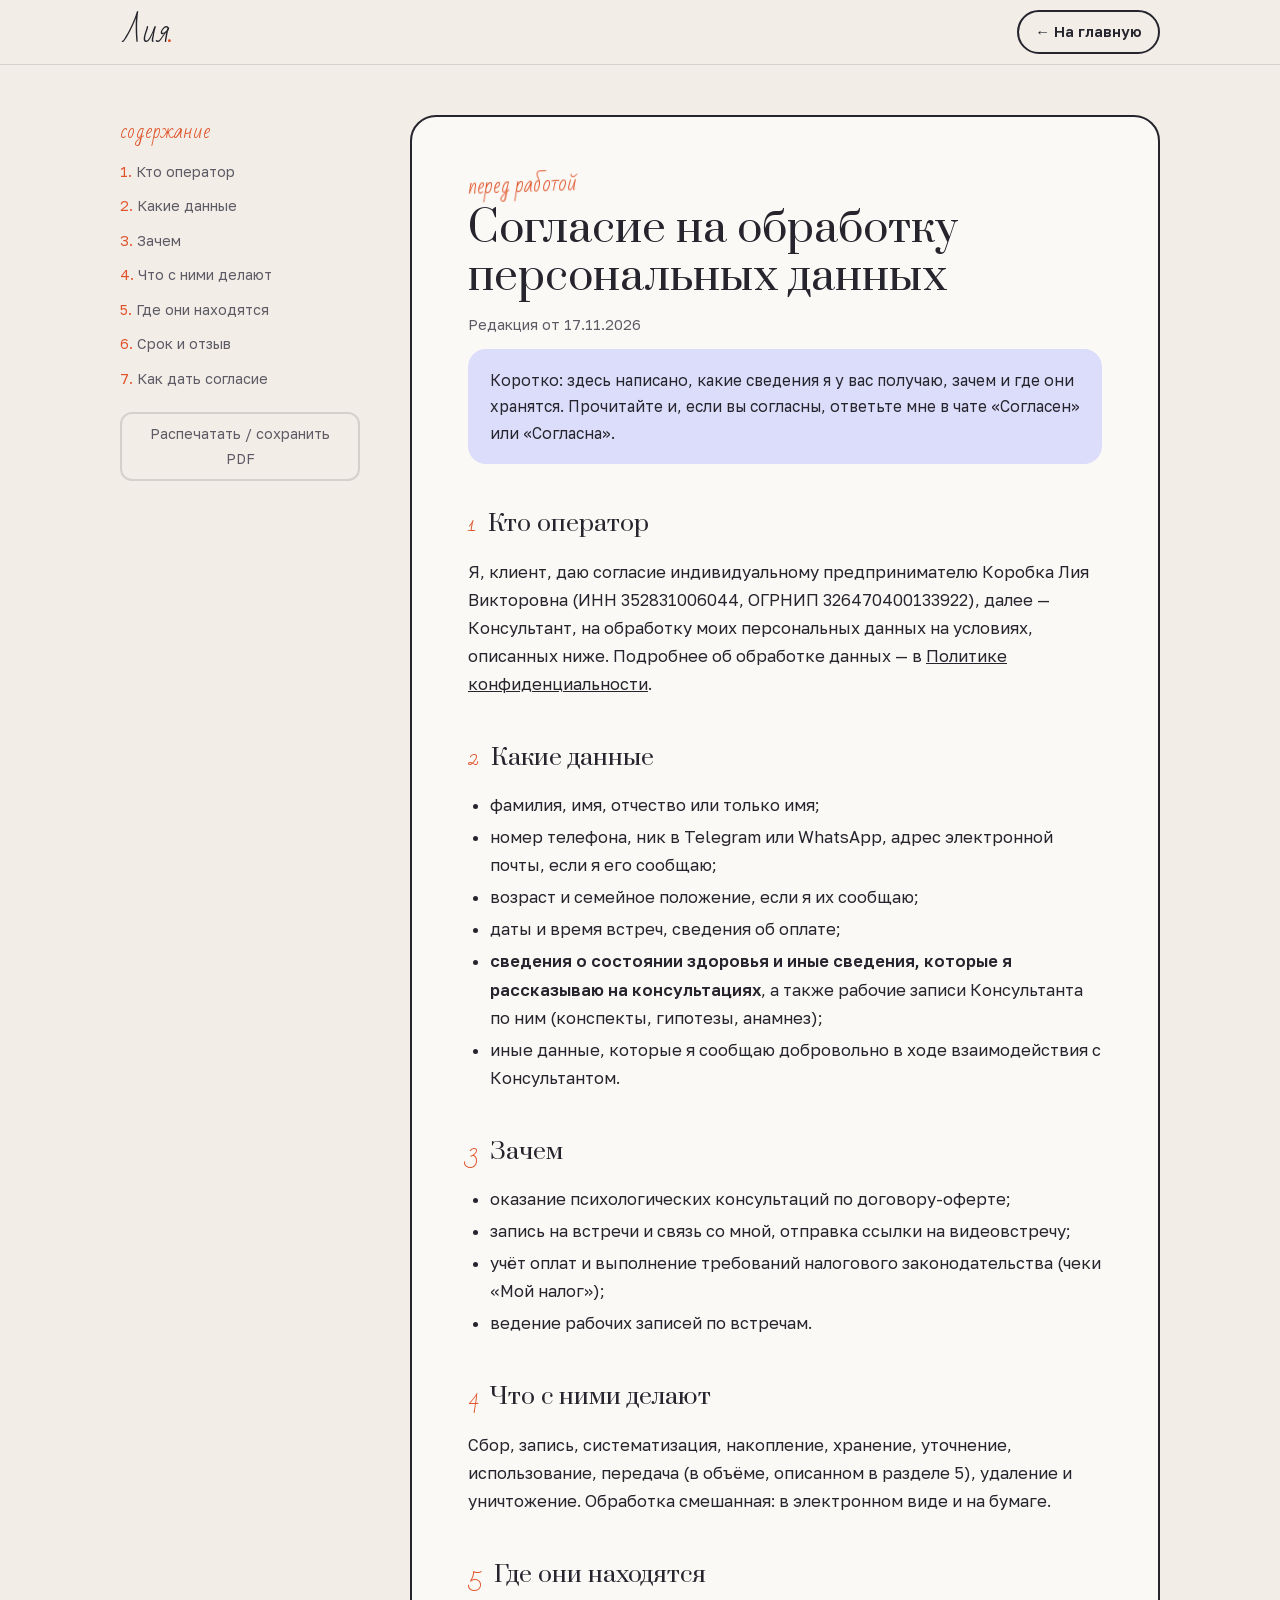
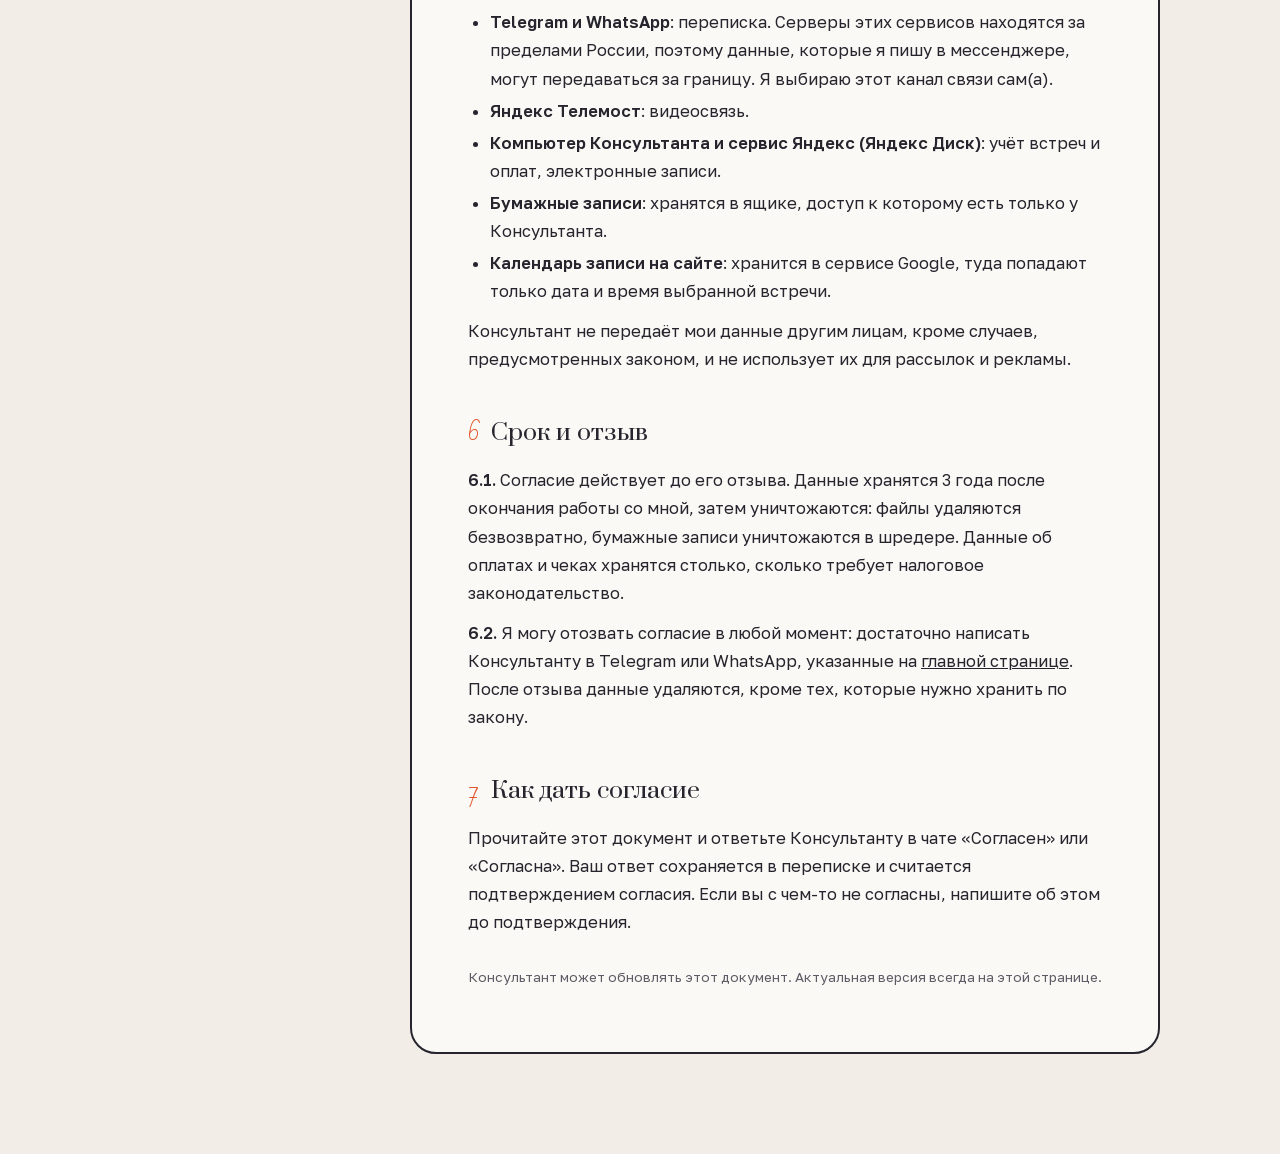
<file: soglasie.html>
<!DOCTYPE html>
<html lang="ru">
<head>
<meta charset="UTF-8">
<meta name="viewport" content="width=device-width, initial-scale=1.0">
<title>Согласие на обработку персональных данных — Лия, психолог</title>
<meta name="robots" content="noindex">
<link rel="canonical" href="https://liya-psy.ru/soglasie">
<link rel="icon" href="favicon.ico" sizes="any">
<link rel="icon" href="favicon-120.png" type="image/png" sizes="120x120">
<link rel="icon" href="favicon.svg" type="image/svg+xml">
<link rel="apple-touch-icon" href="apple-touch-icon.png">
<meta name="theme-color" content="#F2EEE7">
<link rel="stylesheet" href="fonts/fonts.css">
<style>
*,*::before,*::after{box-sizing:border-box;margin:0;padding:0}
:root{--paper:#F2EEE7;--paper-2:#EAE5DC;--card:#FBF9F5;--ink:#26252E;--muted:#5E5B66;--accent:#E0542B;--blue:#7B7FE6;--blue-soft:#DCDDFA;--yellow:#F2D45A;--line:rgba(38,37,46,.14)}
html{scroll-behavior:smooth;overflow-x:clip}
body{font-family:'Golos Text',sans-serif;background:var(--paper);color:var(--ink);line-height:1.7;font-size:16.5px;-webkit-font-smoothing:antialiased}
a{color:inherit}
.top{position:sticky;top:0;z-index:10;background:color-mix(in srgb,var(--paper) 90%,transparent);backdrop-filter:blur(10px);border-bottom:1px solid var(--line)}
.top .in{max-width:1080px;margin:0 auto;padding:0 20px;height:64px;display:flex;align-items:center;justify-content:space-between;gap:16px}
.logo{font-family:'Bad Script',cursive;font-size:1.9rem;text-decoration:none;line-height:1}
.logo span{color:var(--accent)}
.back{font-size:.92rem;text-decoration:none;border:2px solid var(--ink);border-radius:999px;padding:7px 16px;font-weight:600;transition:.2s}
.back:hover{background:var(--ink);color:var(--paper)}
.layout{max-width:1080px;margin:0 auto;padding:50px 20px 100px;display:grid;grid-template-columns:240px 1fr;gap:50px;align-items:start}
.toc{position:sticky;top:90px;font-size:.9rem}
.toc b{font-family:'Bad Script',cursive;font-weight:400;color:var(--accent);font-size:1.25rem;display:block;margin-bottom:8px}
.toc ol{list-style:none;display:grid;gap:4px;counter-reset:t}
.toc li{counter-increment:t}
.toc a{text-decoration:none;color:var(--muted);display:block;padding:3px 0}
.toc a::before{content:counter(t) ". ";color:var(--accent)}
.toc a:hover{color:var(--ink)}
.toc .print{margin-top:18px;background:none;border:2px solid var(--line);border-radius:12px;padding:8px 14px;font:inherit;cursor:pointer;color:var(--muted)}
.doc{min-width:0;background:var(--card);border:2px solid var(--ink);border-radius:26px;padding:50px 56px}
.eyebrow{font-family:'Bad Script',cursive;color:var(--accent);font-size:1.3rem;display:inline-block;transform:rotate(-2deg)}
h1{font-family:'Prata',serif;font-weight:400;font-size:clamp(1.8rem,4vw,2.6rem);hyphens:auto;overflow-wrap:break-word;line-height:1.15;margin:4px 0 10px}
.meta{color:var(--muted);font-size:.92rem;margin-bottom:28px}
.lead{background:var(--blue-soft);border-radius:18px;padding:18px 22px;margin-bottom:34px;font-size:.97rem}
h2{font-family:'Prata',serif;font-weight:400;font-size:1.45rem;margin:40px 0 14px;scroll-margin-top:90px;display:flex;gap:12px;align-items:baseline}
h2 .n{font-family:'Bad Script',cursive;color:var(--accent);font-size:1.3rem}
.doc p{margin-bottom:12px}
.doc p .num{font-weight:600;color:var(--ink);margin-right:4px}
.doc ul{margin:0 0 12px 22px}
.doc li{margin-bottom:4px}
.prices{display:grid;grid-template-columns:1fr 1fr;gap:14px;margin:6px 0 16px}
.prices div{border:2px solid var(--line);border-radius:16px;padding:14px 18px}
.prices b{font-family:'Prata',serif;font-weight:400;font-size:1.6rem;color:var(--accent);display:block}
.req{background:var(--paper);border-radius:18px;padding:22px 24px;display:grid;grid-template-columns:auto 1fr;gap:6px 22px;font-size:.95rem}
.req dt{color:var(--muted)}
.req dd{font-weight:500}
.fill{background:var(--yellow);border-radius:4px;padding:0 4px}
.note{font-size:.85rem;color:var(--muted);margin-top:30px}
@media (max-width:860px){.layout{grid-template-columns:minmax(0,1fr);gap:24px;padding-top:24px}.toc{position:static;background:var(--card);border-radius:18px;padding:18px}.doc{padding:28px 22px;border-radius:20px}.prices{grid-template-columns:1fr}.req{grid-template-columns:1fr;gap:0}.req dd{margin-bottom:10px}}
@page{size:A4;margin:20mm 18mm 18mm 20mm}
@media print{.top,.toc,.eyebrow{display:none}.layout{display:block;padding:0;max-width:none}.doc{border:0;padding:0;border-radius:0;background:#fff}html,body{background:#fff;font-size:11pt;line-height:1.5}h1{hyphens:none;font-size:20pt;margin-top:0}h2{font-size:14pt;margin:18pt 0 8pt;break-after:avoid}.doc p,.doc li{break-inside:avoid}.lead{background:none;border:1px solid #bbb}.fill{background:none}.req,.prices div{background:none;border:1px solid #ddd}a{color:inherit;text-decoration:none}}
</style>
</head>
<body>

<header class="top"><div class="in">
  <a href="/" class="logo">Лия<span>.</span></a>
  <a href="/" class="back">← На главную</a>
</div></header>

<div class="layout">
  <nav class="toc" aria-label="Содержание">
    <b>содержание</b>
    <ol>
      <li><a href="#p1">Кто оператор</a></li>
      <li><a href="#p2">Какие данные</a></li>
      <li><a href="#p3">Зачем</a></li>
      <li><a href="#p4">Что с ними делают</a></li>
      <li><a href="#p5">Где они находятся</a></li>
      <li><a href="#p6">Срок и отзыв</a></li>
      <li><a href="#p7">Как дать согласие</a></li>
    </ol>
    <button class="print" onclick="print()">Распечатать / сохранить PDF</button>
  </nav>

  <main class="doc">
    <span class="eyebrow">перед работой</span>
    <h1>Согласие на обработку персональных данных</h1>
    <!-- Дату меняй при каждом изменении текста -->
    <p class="meta">Редакция от 17.11.2026</p>

    <div class="lead">Коротко: здесь написано, какие сведения я у вас получаю, зачем и где они хранятся. Прочитайте и, если вы согласны, ответьте мне в чате «Согласен» или «Согласна».</div>

    <h2 id="p1"><span class="n">1</span>Кто оператор</h2>
    <p>Я, клиент, даю согласие индивидуальному предпринимателю Коробка Лия Викторовна (ИНН 352831006044, ОГРНИП 326470400133922), далее — Консультант, на обработку моих персональных данных на условиях, описанных ниже. Подробнее об обработке данных — в <a href="politika">Политике конфиденциальности</a>.</p>

    <h2 id="p2"><span class="n">2</span>Какие данные</h2>
    <ul>
      <li>фамилия, имя, отчество или только имя;</li>
      <li>номер телефона, ник в Telegram или WhatsApp, адрес электронной почты, если я его сообщаю;</li>
      <li>возраст и семейное положение, если я их сообщаю;</li>
      <li>даты и время встреч, сведения об оплате;</li>
      <li><b>сведения о состоянии здоровья и иные сведения, которые я рассказываю на консультациях</b>, а также рабочие записи Консультанта по ним (конспекты, гипотезы, анамнез);</li>
      <li>иные данные, которые я сообщаю добровольно в ходе взаимодействия с Консультантом.</li>
    </ul>

    <h2 id="p3"><span class="n">3</span>Зачем</h2>
    <ul>
      <li>оказание психологических консультаций по договору-оферте;</li>
      <li>запись на встречи и связь со мной, отправка ссылки на видеовстречу;</li>
      <li>учёт оплат и выполнение требований налогового законодательства (чеки «Мой налог»);</li>
      <li>ведение рабочих записей по встречам.</li>
    </ul>

    <h2 id="p4"><span class="n">4</span>Что с ними делают</h2>
    <p>Сбор, запись, систематизация, накопление, хранение, уточнение, использование, передача (в объёме, описанном в разделе 5), удаление и уничтожение. Обработка смешанная: в электронном виде и на бумаге.</p>

    <h2 id="p5"><span class="n">5</span>Где они находятся</h2>
    <ul>
      <li><b>Telegram и WhatsApp</b>: переписка. Серверы этих сервисов находятся за пределами России, поэтому данные, которые я пишу в мессенджере, могут передаваться за границу. Я выбираю этот канал связи сам(а).</li>
      <li><b>Яндекс Телемост</b>: видеосвязь.</li>
      <li><b>Компьютер Консультанта и сервис Яндекс (Яндекс Диск)</b>: учёт встреч и оплат, электронные записи.</li>
      <li><b>Бумажные записи</b>: хранятся в ящике, доступ к которому есть только у Консультанта.</li>
      <li><b>Календарь записи на сайте</b>: хранится в сервисе Google, туда попадают только дата и время выбранной встречи.</li>
    </ul>
    <p>Консультант не передаёт мои данные другим лицам, кроме случаев, предусмотренных законом, и не использует их для рассылок и рекламы.</p>

    <h2 id="p6"><span class="n">6</span>Срок и отзыв</h2>
    <p><span class="num">6.1.</span>Согласие действует до его отзыва. Данные хранятся 3 года после окончания работы со мной, затем уничтожаются: файлы удаляются безвозвратно, бумажные записи уничтожаются в шредере. Данные об оплатах и чеках хранятся столько, сколько требует налоговое законодательство.</p>
    <p><span class="num">6.2.</span>Я могу отозвать согласие в любой момент: достаточно написать Консультанту в Telegram или WhatsApp, указанные на <a href="/">главной странице</a>. После отзыва данные удаляются, кроме тех, которые нужно хранить по закону.</p>

    <h2 id="p7"><span class="n">7</span>Как дать согласие</h2>
    <p>Прочитайте этот документ и ответьте Консультанту в чате «Согласен» или «Согласна». Ваш ответ сохраняется в переписке и считается подтверждением согласия. Если вы с чем-то не согласны, напишите об этом до подтверждения.</p>

    <p class="note">Консультант может обновлять этот документ. Актуальная версия всегда на этой странице.</p>
  </main>
</div>
</body>
</html>
</file>
<file: fonts/fonts.css>
@font-face{font-family:'Bad Script';font-style:normal;font-weight:400;font-display:swap;src:url(badscript-cyrillic-ext.woff2) format('woff2');unicode-range:U+0460-052F, U+1C80-1C8A, U+20B4, U+2DE0-2DFF, U+A640-A69F, U+FE2E-FE2F}
@font-face{font-family:'Bad Script';font-style:normal;font-weight:400;font-display:swap;src:url(badscript-cyrillic.woff2) format('woff2');unicode-range:U+0301, U+0400-045F, U+0490-0491, U+04B0-04B1, U+2116}
@font-face{font-family:'Bad Script';font-style:normal;font-weight:400;font-display:swap;src:url(badscript-latin-ext.woff2) format('woff2');unicode-range:U+0100-02BA, U+02BD-02C5, U+02C7-02CC, U+02CE-02D7, U+02DD-02FF, U+0304, U+0308, U+0329, U+1D00-1DBF, U+1E00-1E9F, U+1EF2-1EFF, U+2020, U+20A0-20AB, U+20AD-20C4, U+2113, U+2C60-2C7F, U+A720-A7FF}
@font-face{font-family:'Bad Script';font-style:normal;font-weight:400;font-display:swap;src:url(badscript-latin.woff2) format('woff2');unicode-range:U+0000-00FF, U+0131, U+0152-0153, U+02BB-02BC, U+02C6, U+02DA, U+02DC, U+0304, U+0308, U+0329, U+2000-206F, U+20AC, U+2122, U+2191, U+2193, U+2212, U+2215, U+FEFF, U+FFFD}
@font-face{font-family:'Golos Text';font-style:normal;font-weight:400 600;font-display:swap;src:url(golostext-cyrillic-ext.woff2) format('woff2');unicode-range:U+0460-052F, U+1C80-1C8A, U+20B4, U+2DE0-2DFF, U+A640-A69F, U+FE2E-FE2F}
@font-face{font-family:'Golos Text';font-style:normal;font-weight:400 600;font-display:swap;src:url(golostext-cyrillic.woff2) format('woff2');unicode-range:U+0301, U+0400-045F, U+0490-0491, U+04B0-04B1, U+2116}
@font-face{font-family:'Golos Text';font-style:normal;font-weight:400 600;font-display:swap;src:url(golostext-latin-ext.woff2) format('woff2');unicode-range:U+0100-02BA, U+02BD-02C5, U+02C7-02CC, U+02CE-02D7, U+02DD-02FF, U+0304, U+0308, U+0329, U+1D00-1DBF, U+1E00-1E9F, U+1EF2-1EFF, U+2020, U+20A0-20AB, U+20AD-20C4, U+2113, U+2C60-2C7F, U+A720-A7FF}
@font-face{font-family:'Golos Text';font-style:normal;font-weight:400 600;font-display:swap;src:url(golostext-latin.woff2) format('woff2');unicode-range:U+0000-00FF, U+0131, U+0152-0153, U+02BB-02BC, U+02C6, U+02DA, U+02DC, U+0304, U+0308, U+0329, U+2000-206F, U+20AC, U+2122, U+2191, U+2193, U+2212, U+2215, U+FEFF, U+FFFD}
@font-face{font-family:'Prata';font-style:normal;font-weight:400;font-display:swap;src:url(prata-cyrillic-ext.woff2) format('woff2');unicode-range:U+0460-052F, U+1C80-1C8A, U+20B4, U+2DE0-2DFF, U+A640-A69F, U+FE2E-FE2F}
@font-face{font-family:'Prata';font-style:normal;font-weight:400;font-display:swap;src:url(prata-cyrillic.woff2) format('woff2');unicode-range:U+0301, U+0400-045F, U+0490-0491, U+04B0-04B1, U+2116}
@font-face{font-family:'Prata';font-style:normal;font-weight:400;font-display:swap;src:url(prata-latin.woff2) format('woff2');unicode-range:U+0000-00FF, U+0131, U+0152-0153, U+02BB-02BC, U+02C6, U+02DA, U+02DC, U+0304, U+0308, U+0329, U+2000-206F, U+20AC, U+2122, U+2191, U+2193, U+2212, U+2215, U+FEFF, U+FFFD}
</file>
